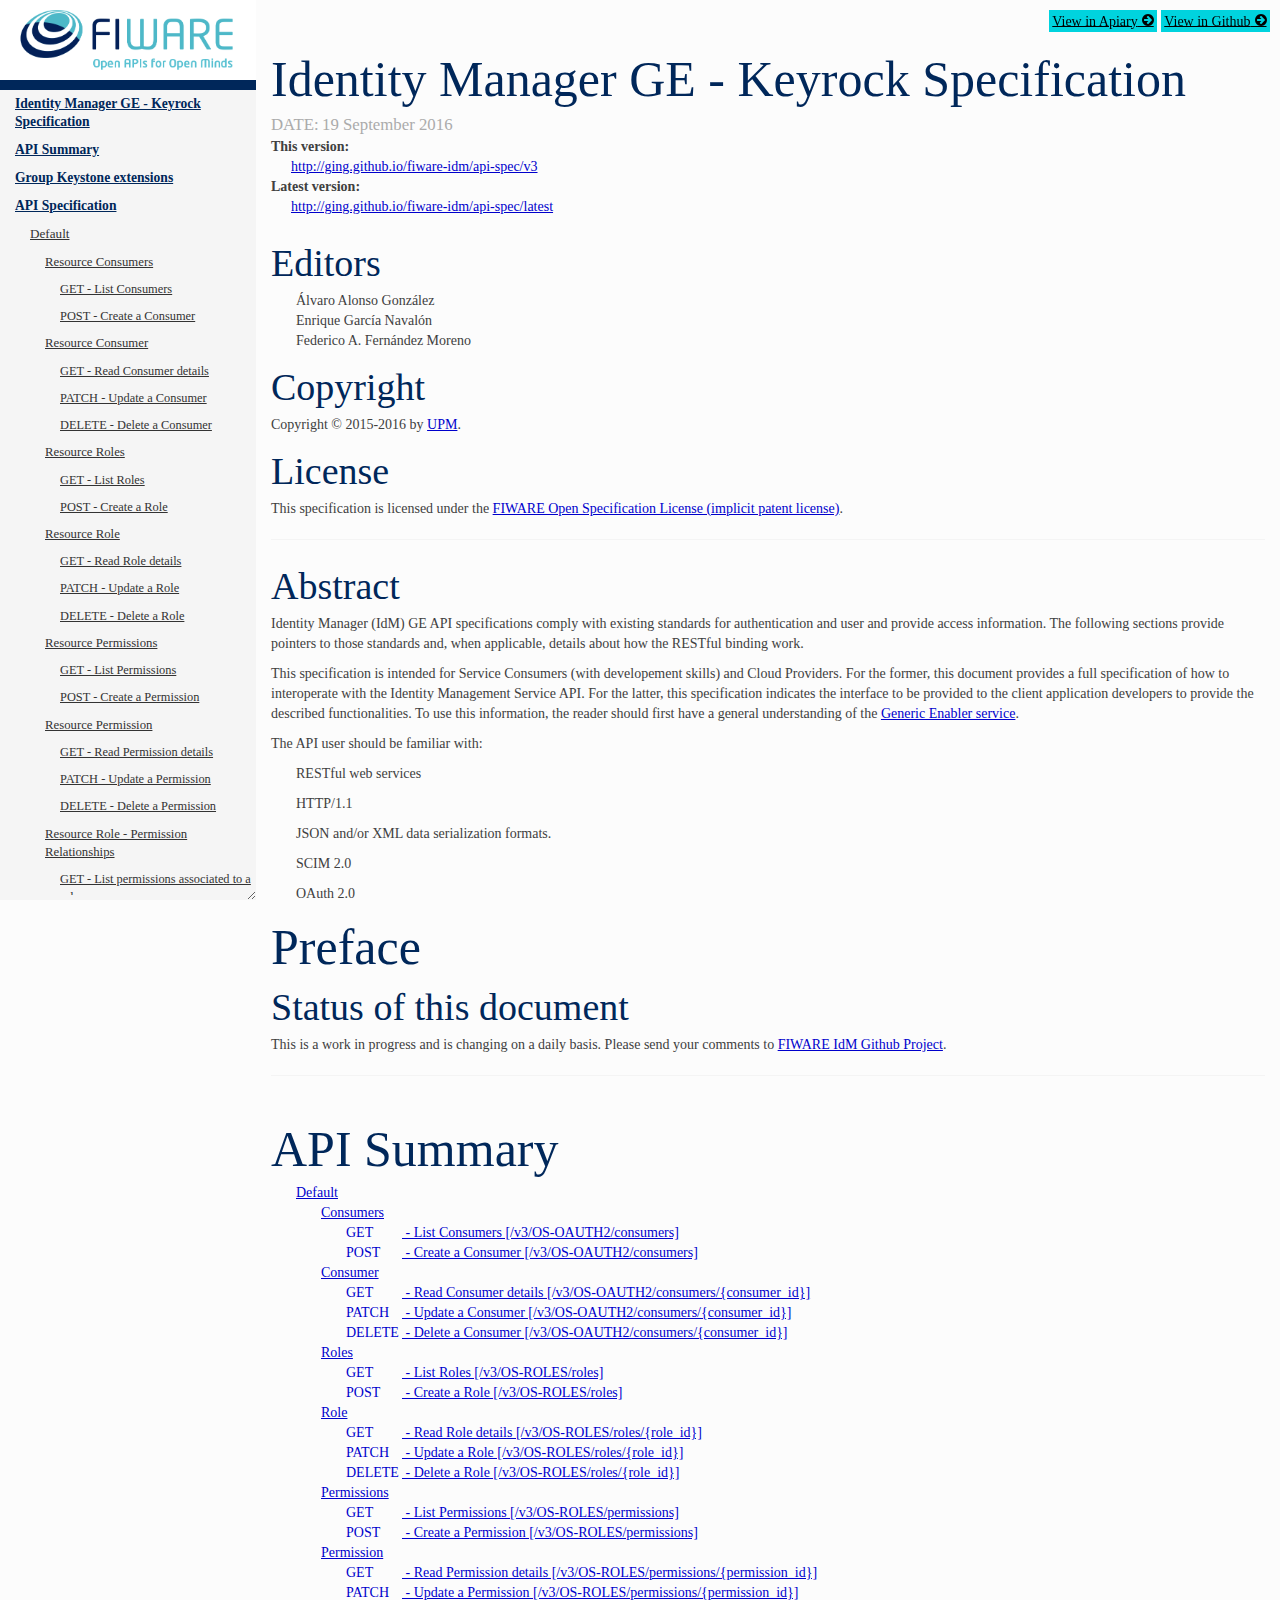
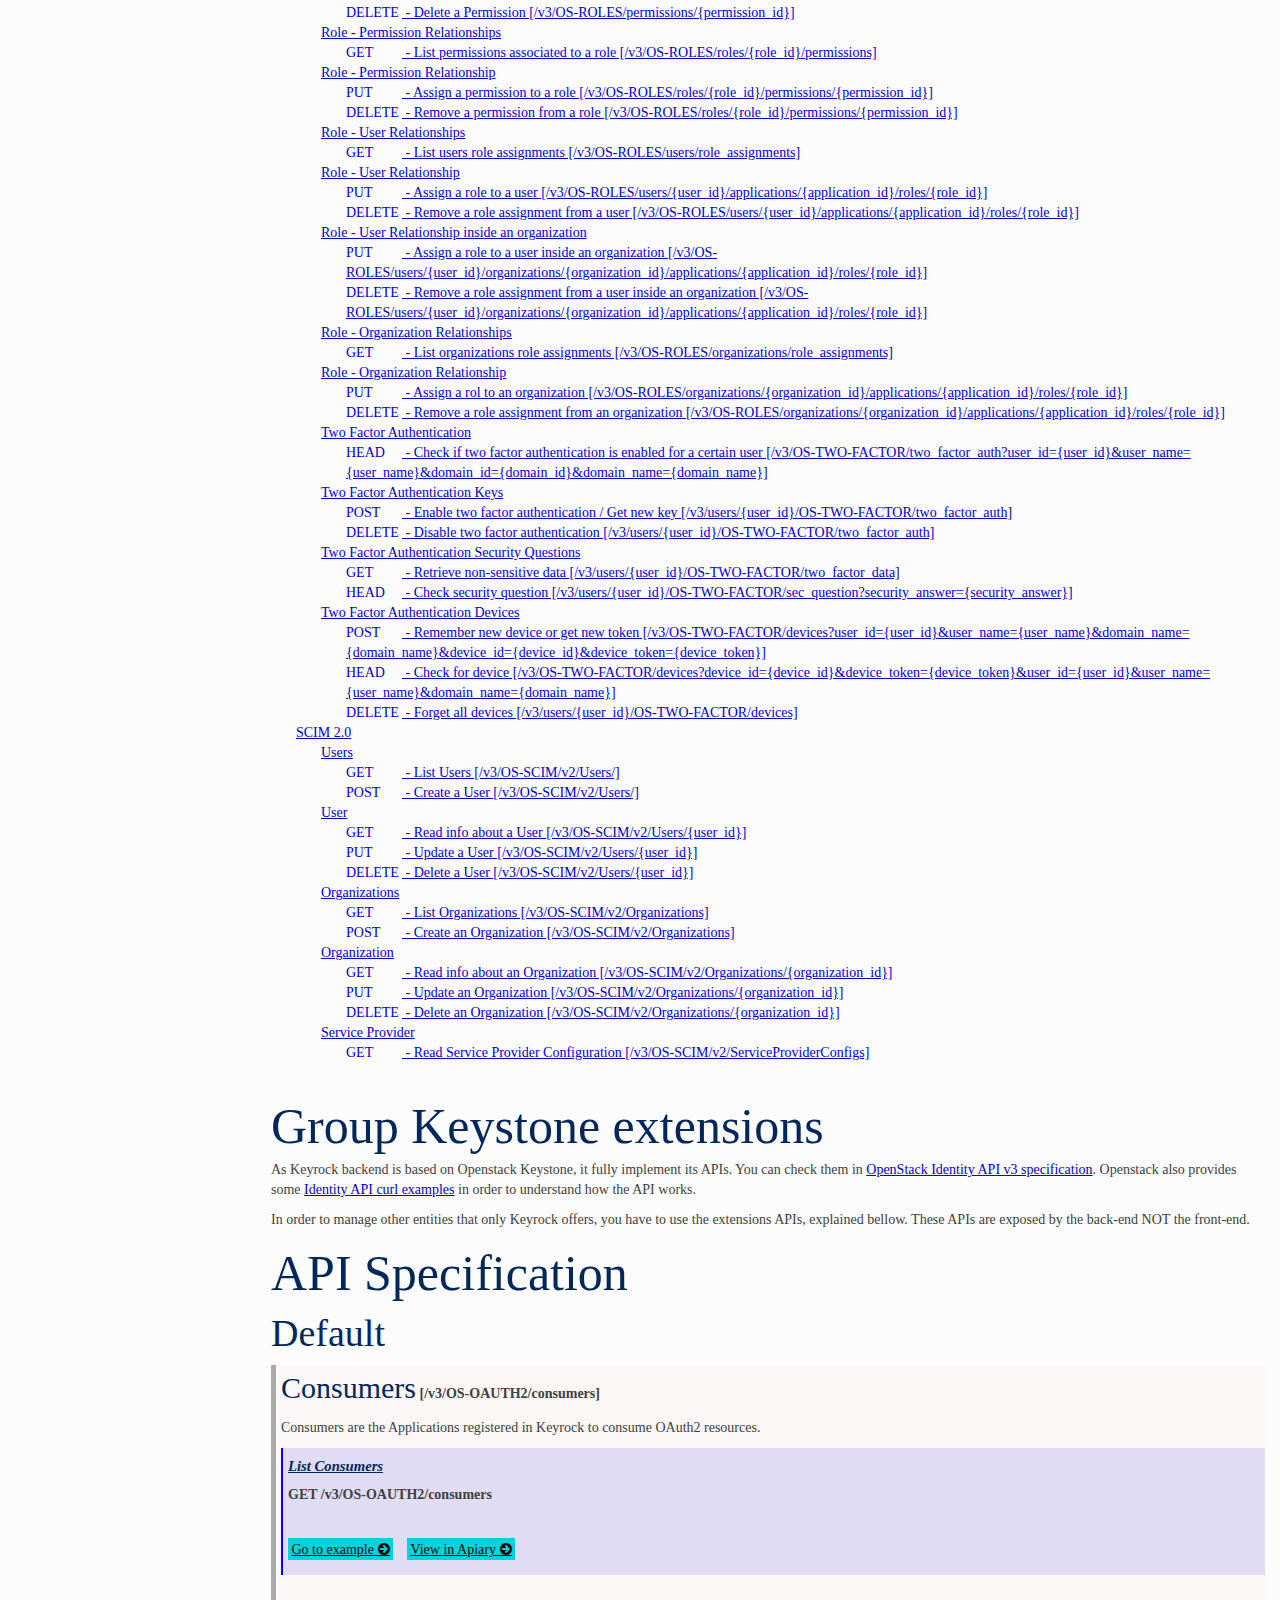
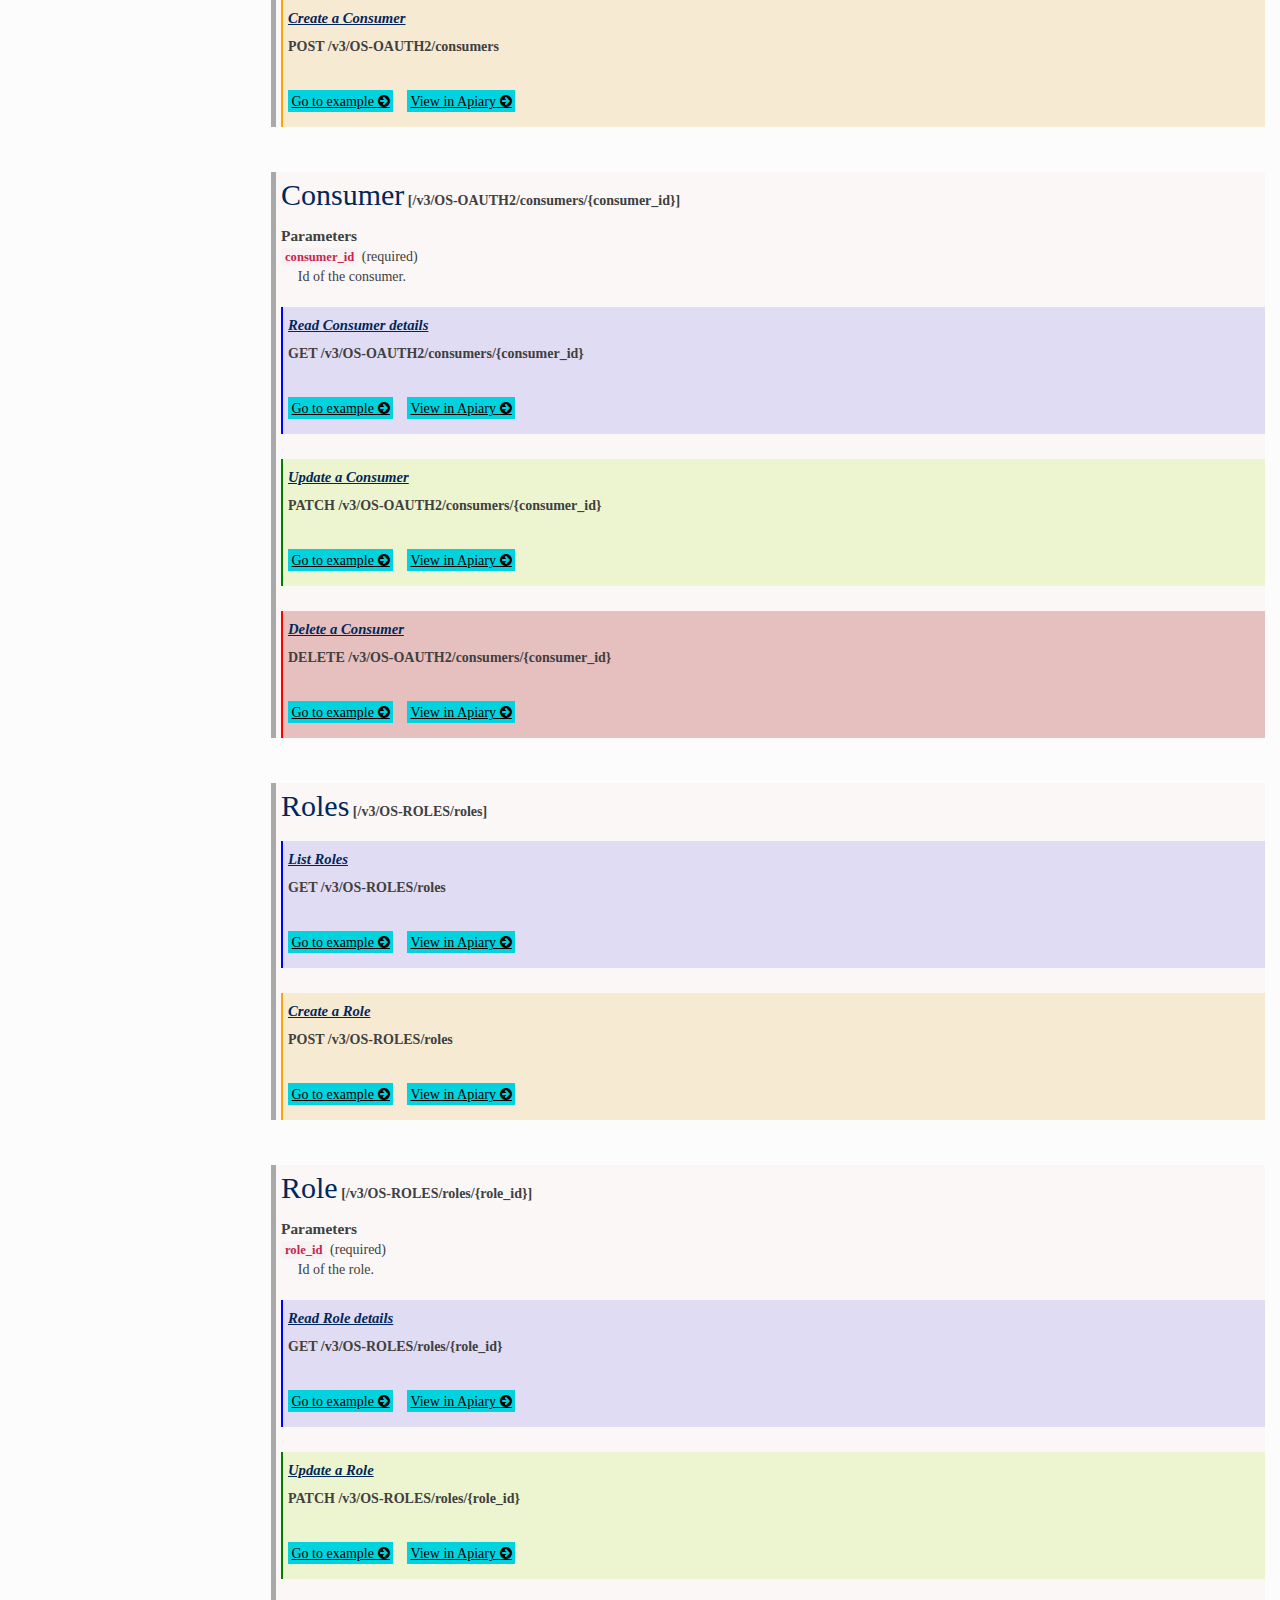
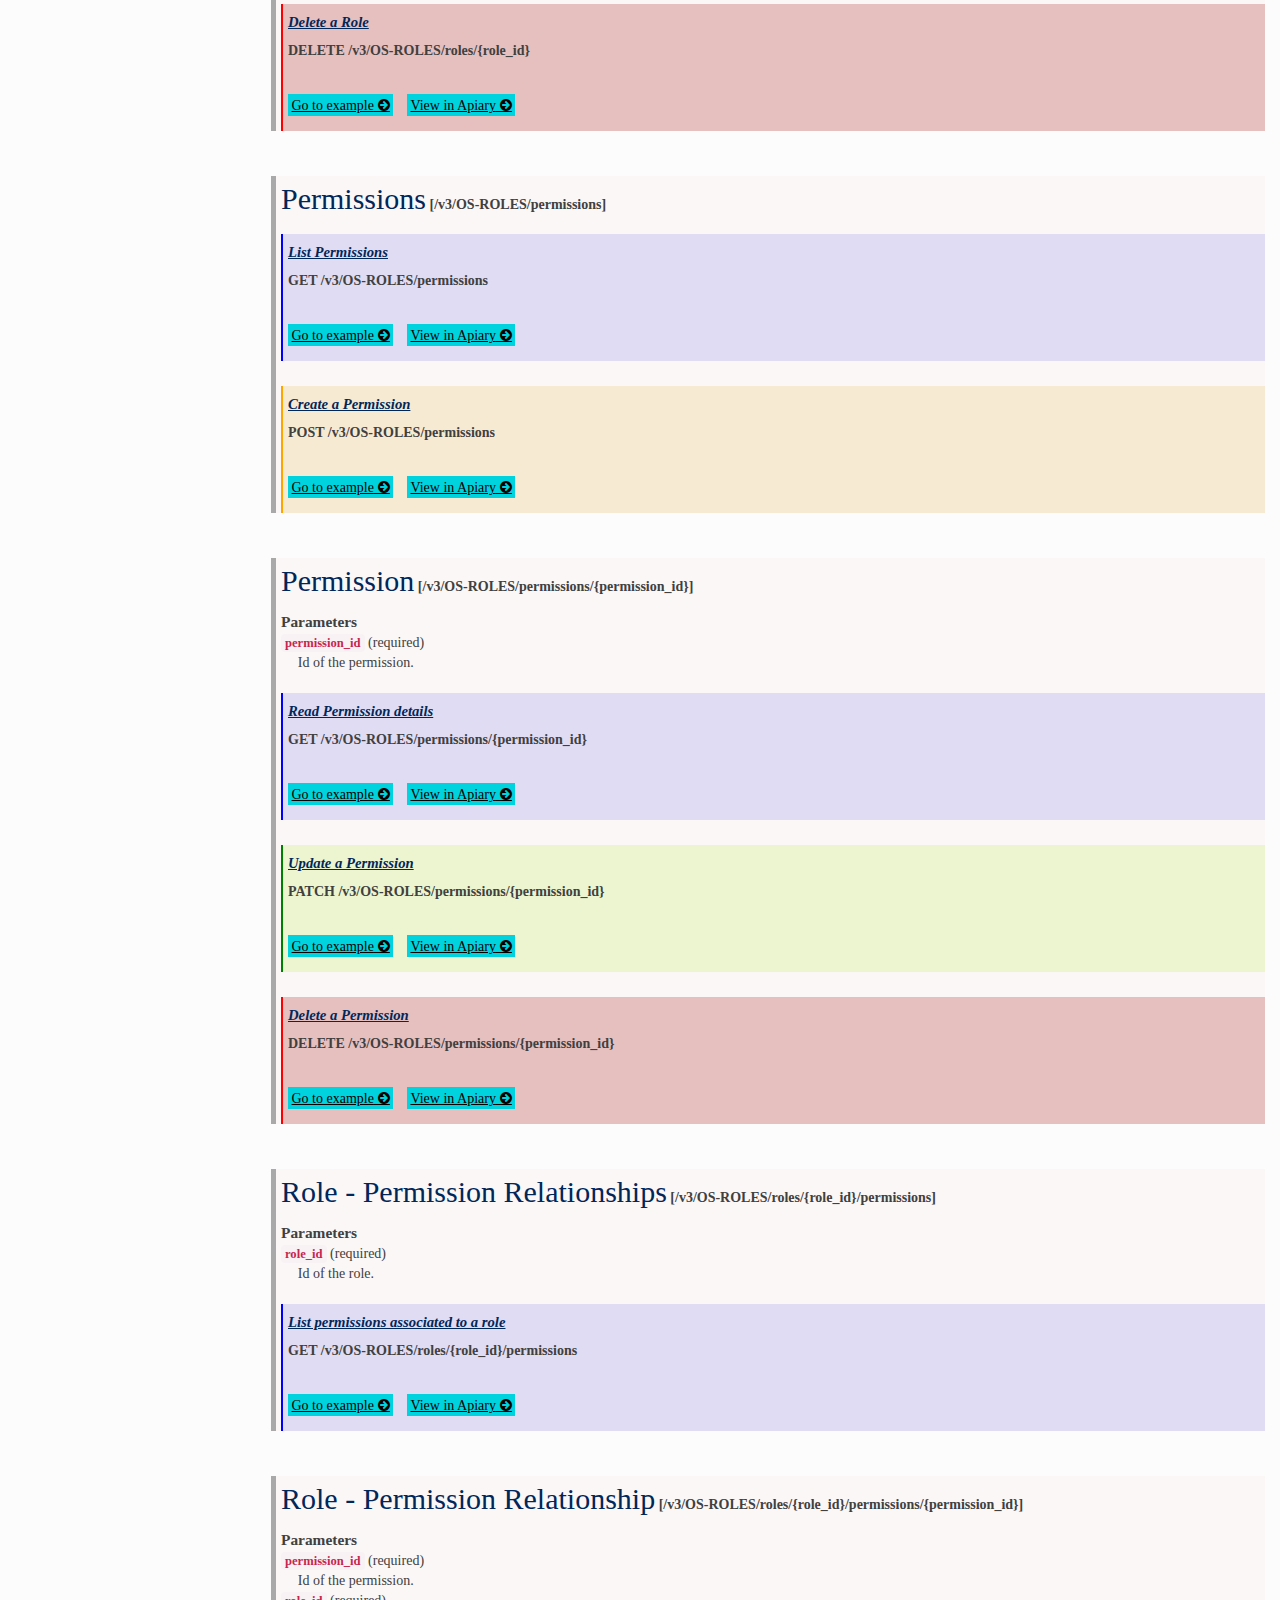
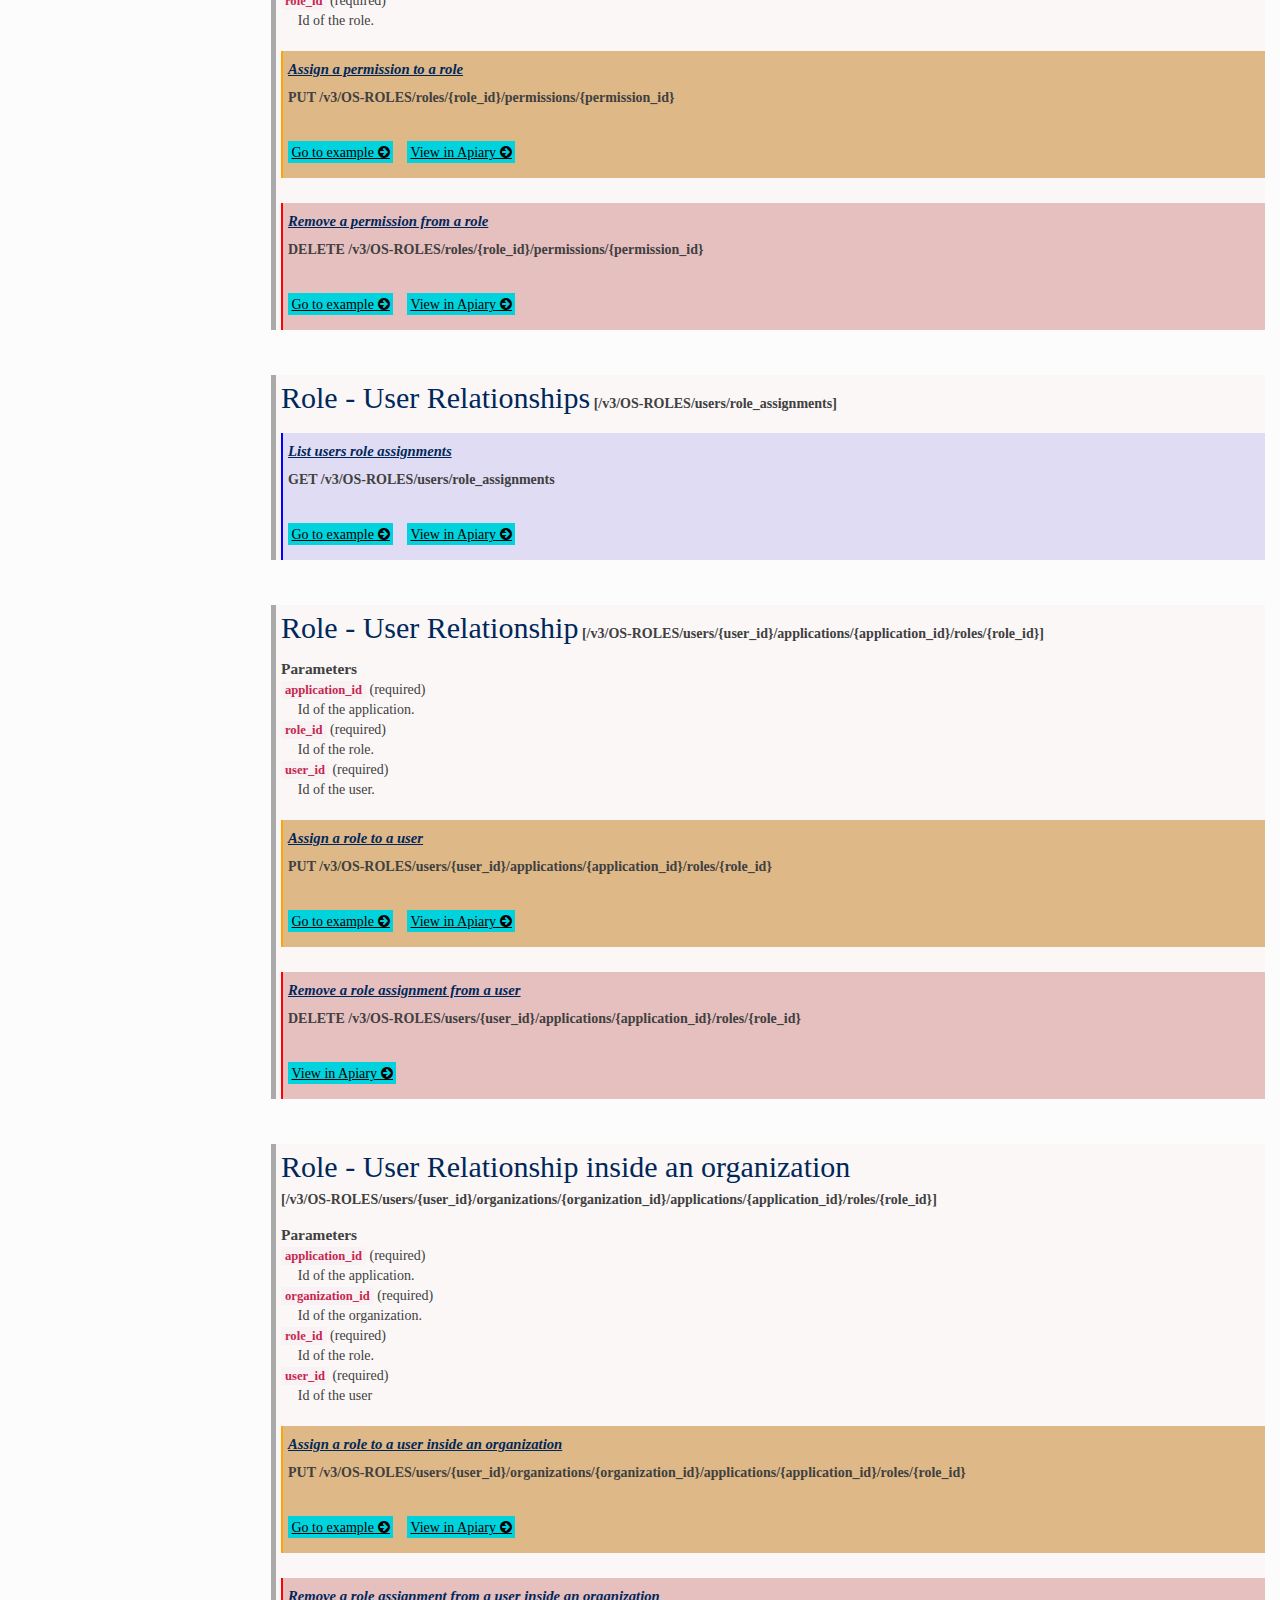
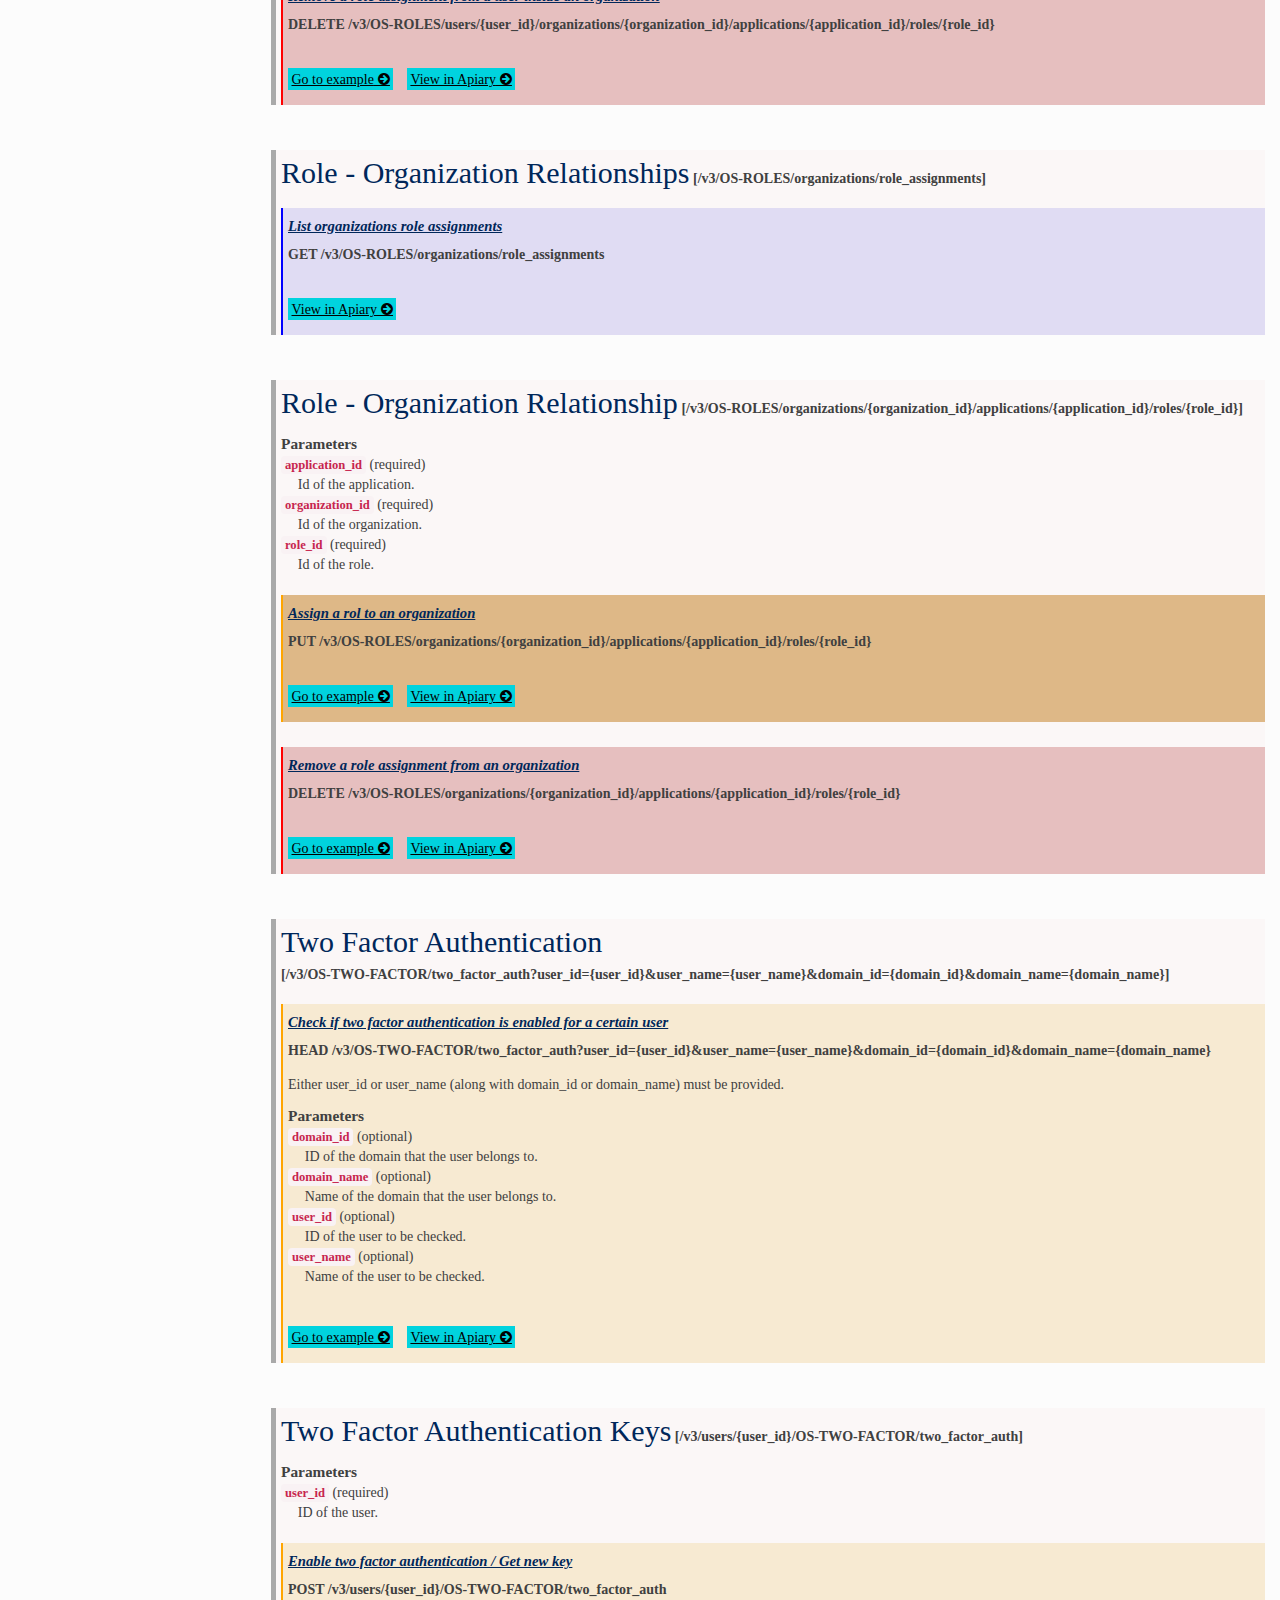
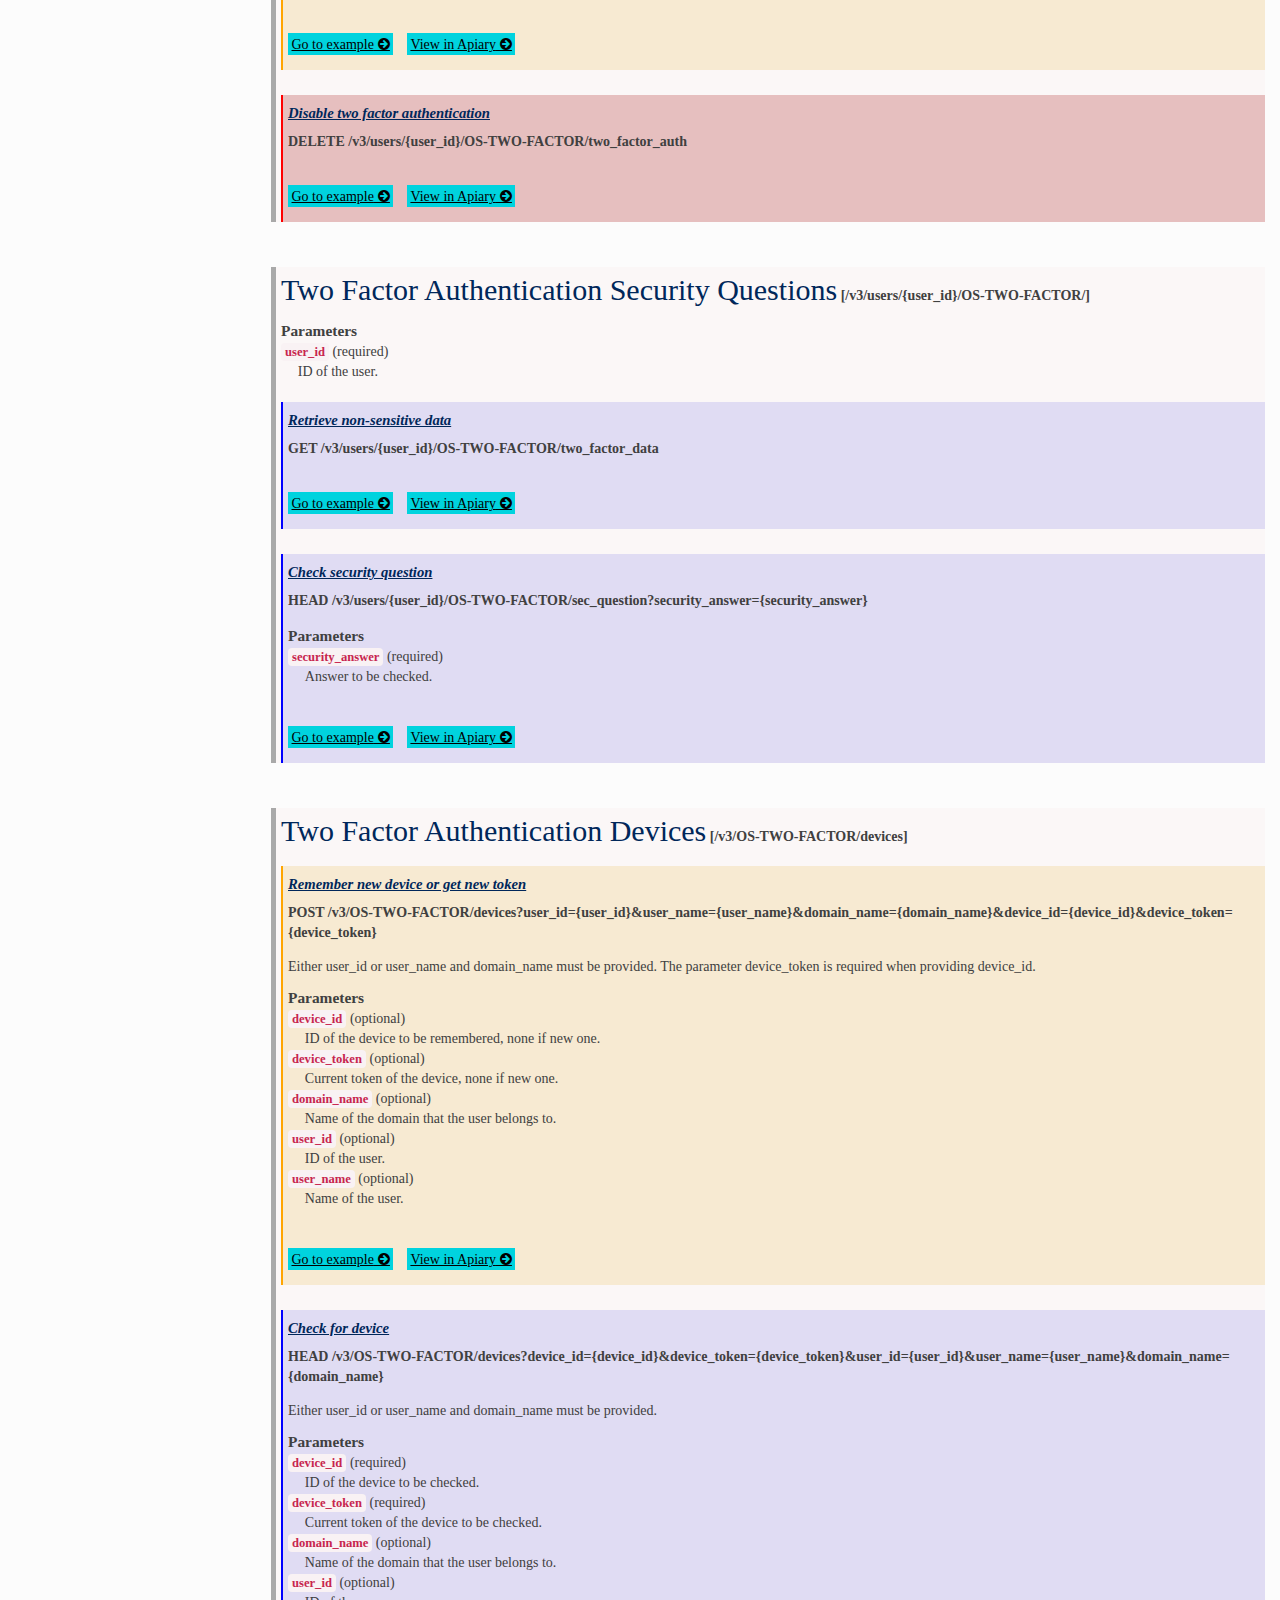
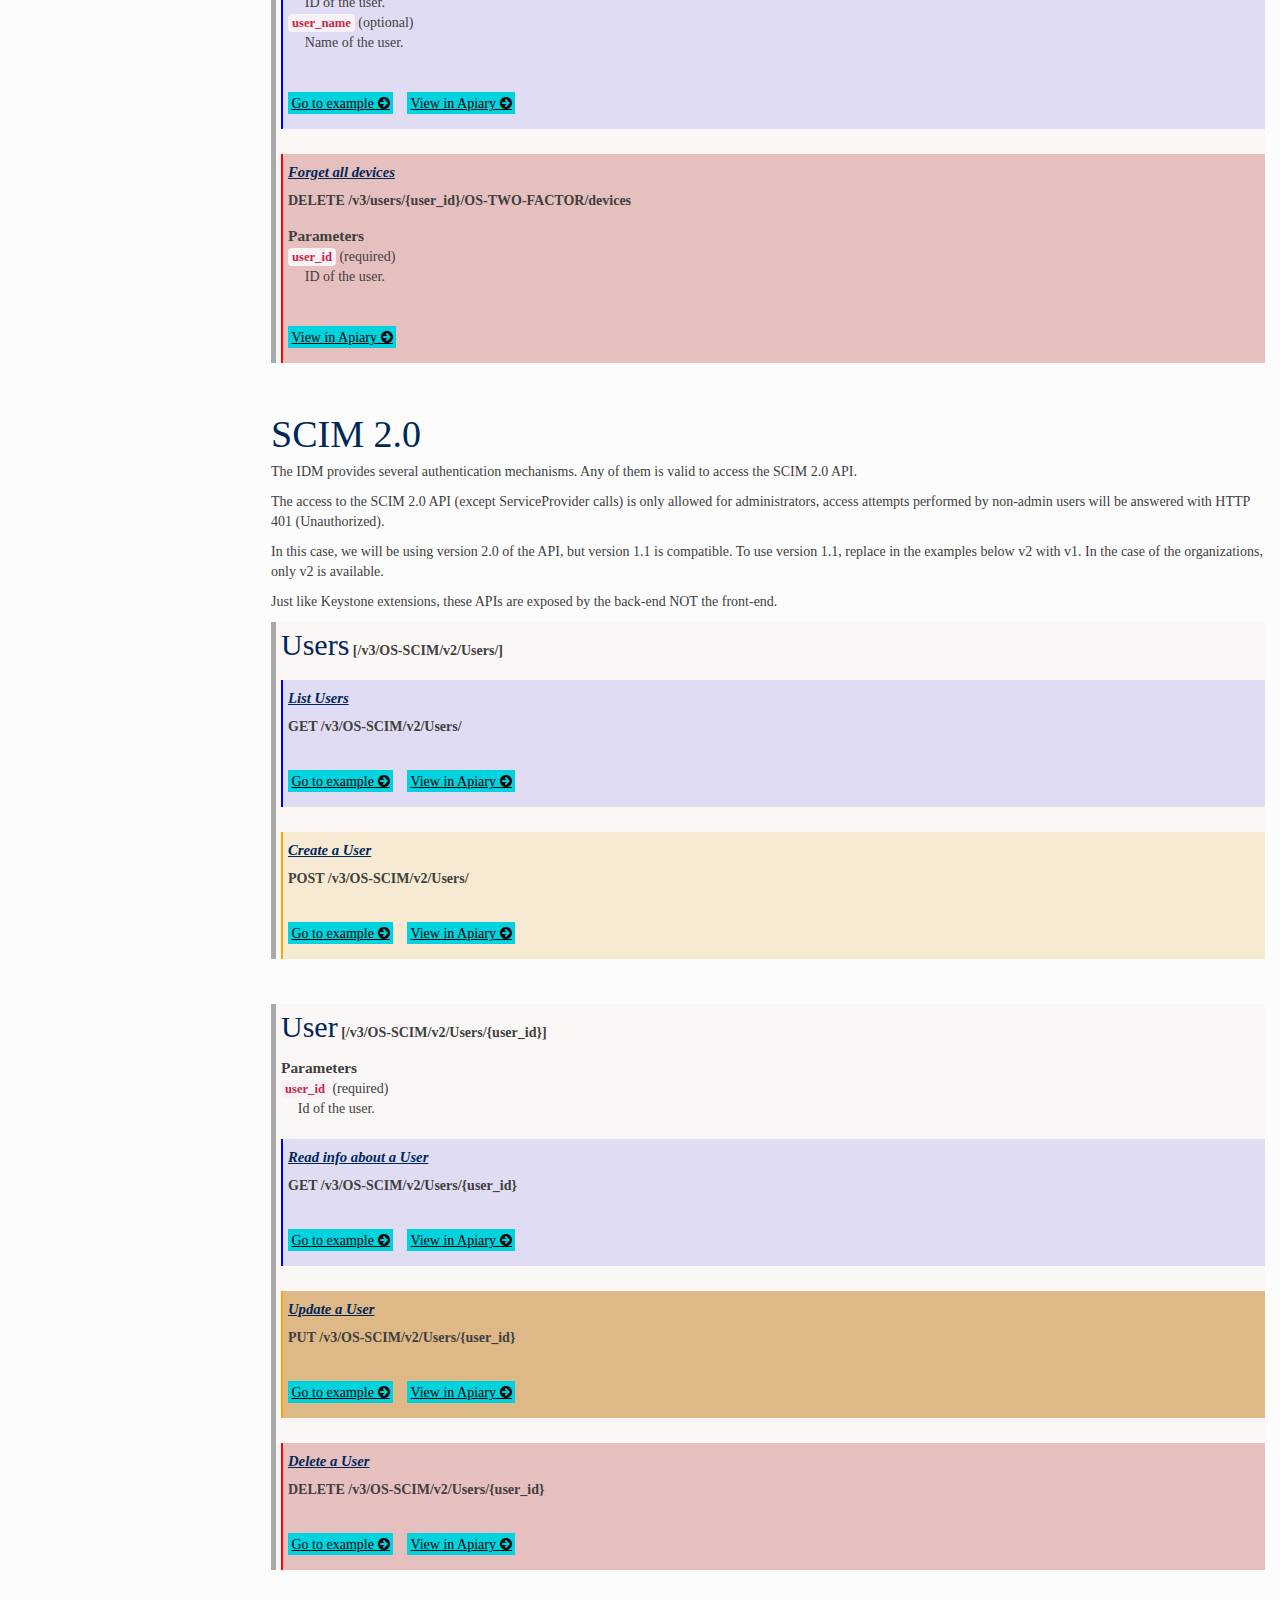
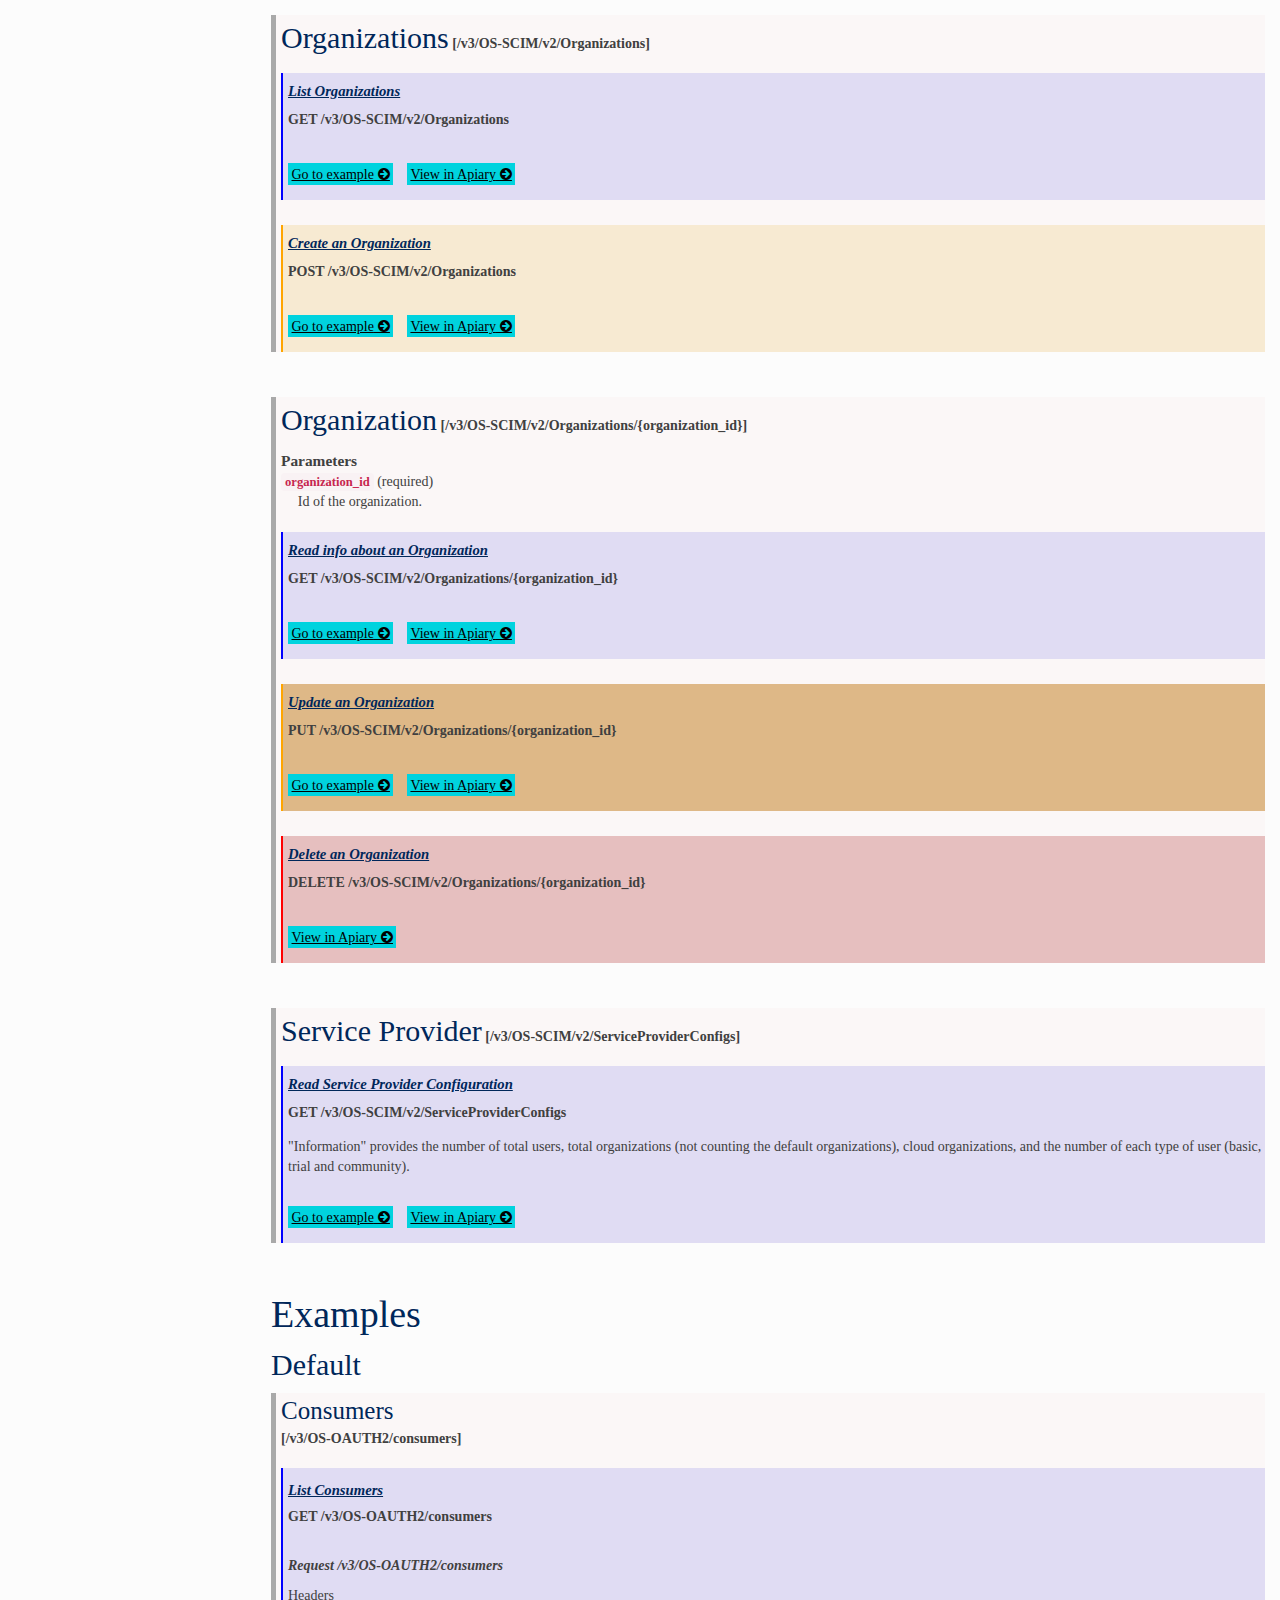
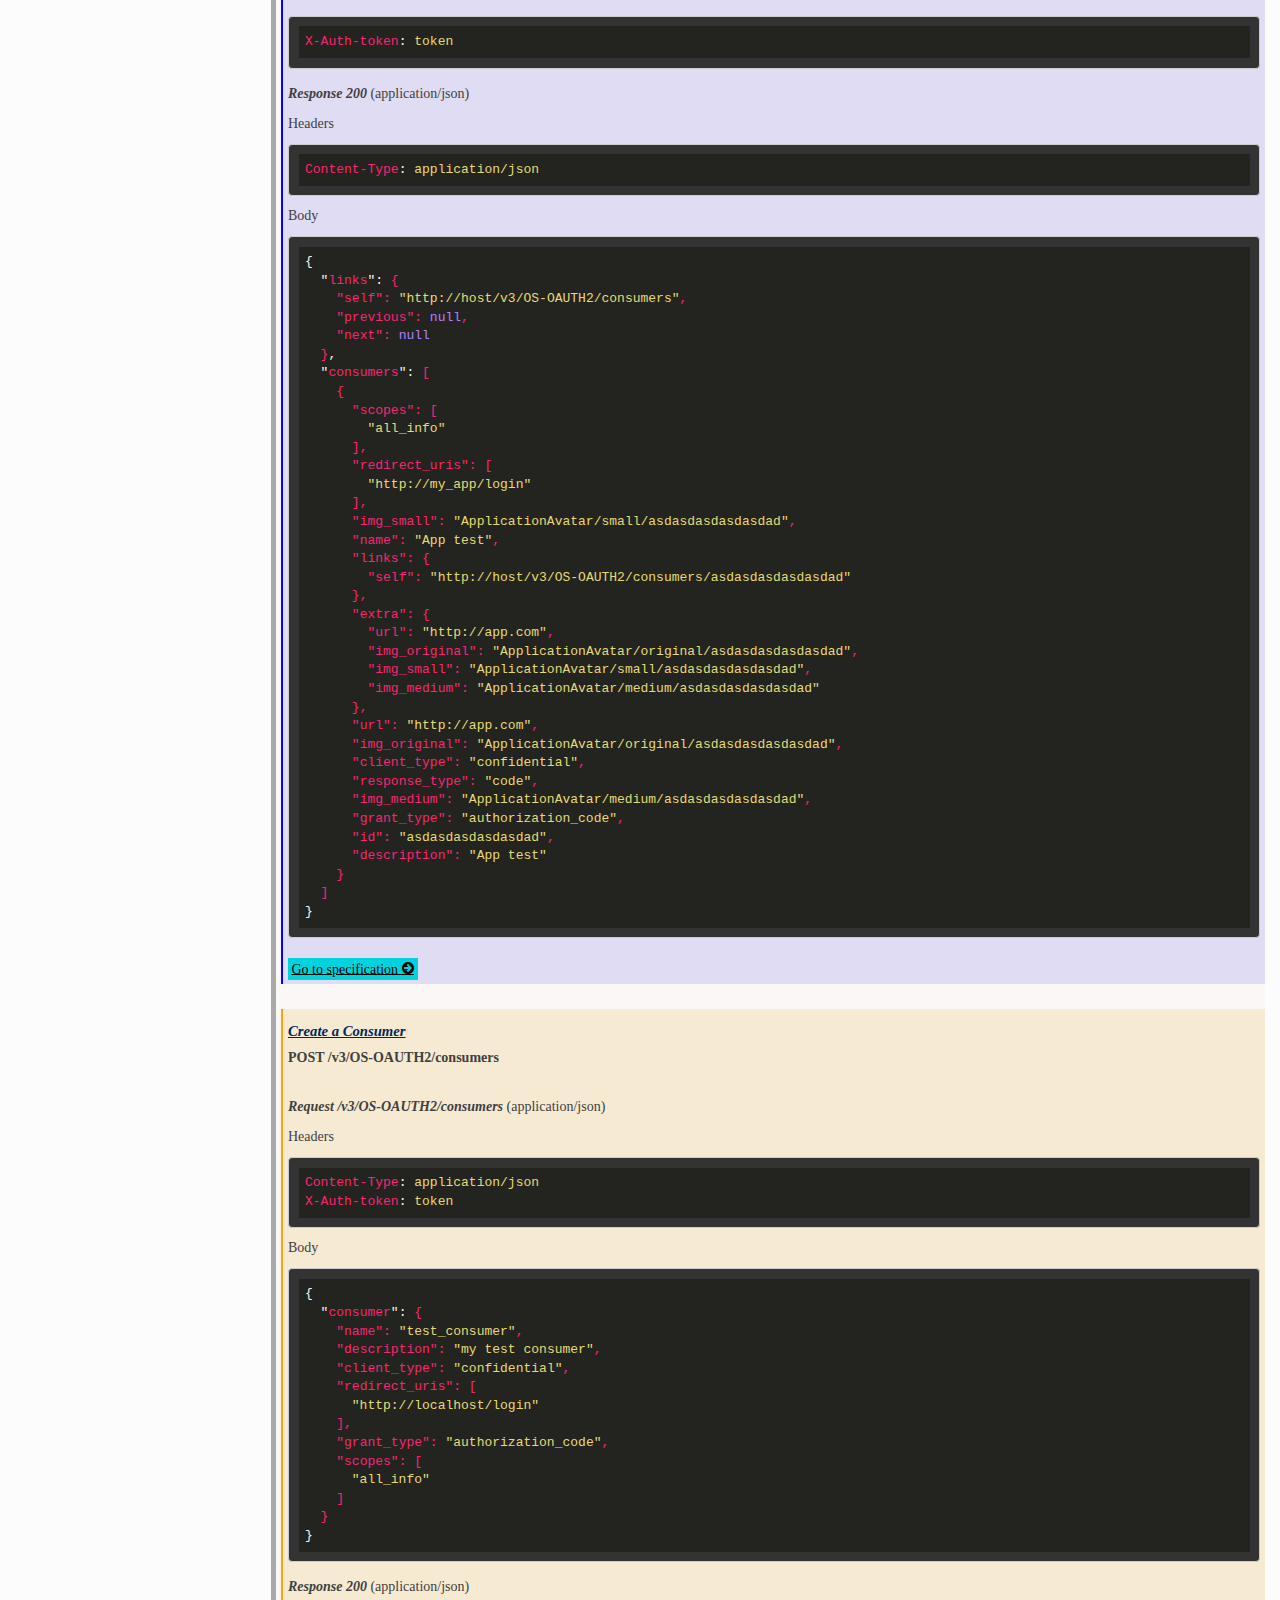
<file: api-spec/v3/index.html>
<!DOCTYPE html>
<html lang="en">
<head>
    <meta charset="utf-8">
    <meta http-equiv="X-UA-Compatible" content="IE=edge">
    <meta name="viewport" content="width=device-width, initial-scale=1">
    <title>Identity Manager GE - Keyrock</title>
    <link href="css/bootstrap-combined.no-icons.min.css" rel="stylesheet">
    <link href="css/font-awesome.css" rel="stylesheet">
    <link rel="stylesheet" href="css/bootstrap.min.css">
    <link rel="stylesheet" href="css/styles.css">
    <link rel="stylesheet" href="css/monokai.css">
    <script src="js/highlight.pack.js"></script>
    <script>hljs.initHighlightingOnLoad();</script>
    <script src="js/jquery.min.js"></script>
    <script src="js/toc-resize.js"></script>

    <link rel="stylesheet" type="text/css" href="css/api-specification.css">
    
</head>
<body id="respecDocument" class="h-entry">
<div class="container">


  <div id="TOC-container">
    
<div id="fiware-logo-container">
    <div id="fiware-logo"></div>
</div>
<nav id="toc">

        
    <ul class="toc">

        
	        
        
	        
        
	        
		        <li><a href="#API-content">Identity Manager GE - Keyrock Specification</a></li>
	        
        
	        
        
	        
        
	        
        
	        
        
	        
        


<li><a href="#api-summary">API Summary</a></li>


    
    

    
    
    <li>
        
        <a href="#group_keystone_extensions" title = "Group Keystone extensions" > Group Keystone extensions </a>
        
    <ul class="toc">
    
   




 </ul>
</li>








<li><a href="#API_specification">API Specification</a>
    <ul class="toc">
    

                        <li>
                            
                                <a href="#default_group" title = "Group default">Default</a>
                            
                            <ul class="toc">
                              
                                
                                    <li>
                                        <a href="#resource_consumers" title = "Resource Consumers">Resource Consumers</a>
                                        <ul class="toc  ">
                                        
                                            
                                                <li><a href="#action_list-consumers" title ="GET - List Consumers">GET - List Consumers</a></li>
                                            

                                        
                                            
                                                <li><a href="#action_create-a-consumer" title ="POST - Create a Consumer">POST - Create a Consumer</a></li>
                                            

                                        
                                        </ul>
                                    </li>
                                
                              
                                
                                    <li>
                                        <a href="#resource_consumer" title = "Resource Consumer">Resource Consumer</a>
                                        <ul class="toc  ">
                                        
                                            
                                                <li><a href="#action_read-consumer-details" title ="GET - Read Consumer details">GET - Read Consumer details</a></li>
                                            

                                        
                                            
                                                <li><a href="#action_update-a-consumer" title ="PATCH - Update a Consumer">PATCH - Update a Consumer</a></li>
                                            

                                        
                                            
                                                <li><a href="#action_delete-a-consumer" title ="DELETE - Delete a Consumer">DELETE - Delete a Consumer</a></li>
                                            

                                        
                                        </ul>
                                    </li>
                                
                              
                                
                                    <li>
                                        <a href="#resource_roles" title = "Resource Roles">Resource Roles</a>
                                        <ul class="toc  ">
                                        
                                            
                                                <li><a href="#action_list-roles" title ="GET - List Roles">GET - List Roles</a></li>
                                            

                                        
                                            
                                                <li><a href="#action_create-a-role" title ="POST - Create a Role">POST - Create a Role</a></li>
                                            

                                        
                                        </ul>
                                    </li>
                                
                              
                                
                                    <li>
                                        <a href="#resource_role" title = "Resource Role">Resource Role</a>
                                        <ul class="toc  ">
                                        
                                            
                                                <li><a href="#action_read-role-details" title ="GET - Read Role details">GET - Read Role details</a></li>
                                            

                                        
                                            
                                                <li><a href="#action_update-a-role" title ="PATCH - Update a Role">PATCH - Update a Role</a></li>
                                            

                                        
                                            
                                                <li><a href="#action_delete-a-role" title ="DELETE - Delete a Role">DELETE - Delete a Role</a></li>
                                            

                                        
                                        </ul>
                                    </li>
                                
                              
                                
                                    <li>
                                        <a href="#resource_permissions" title = "Resource Permissions">Resource Permissions</a>
                                        <ul class="toc  ">
                                        
                                            
                                                <li><a href="#action_list-permissions" title ="GET - List Permissions">GET - List Permissions</a></li>
                                            

                                        
                                            
                                                <li><a href="#action_create-a-permission" title ="POST - Create a Permission">POST - Create a Permission</a></li>
                                            

                                        
                                        </ul>
                                    </li>
                                
                              
                                
                                    <li>
                                        <a href="#resource_permission" title = "Resource Permission">Resource Permission</a>
                                        <ul class="toc  ">
                                        
                                            
                                                <li><a href="#action_read-permission-details" title ="GET - Read Permission details">GET - Read Permission details</a></li>
                                            

                                        
                                            
                                                <li><a href="#action_update-a-permission" title ="PATCH - Update a Permission">PATCH - Update a Permission</a></li>
                                            

                                        
                                            
                                                <li><a href="#action_delete-a-permission" title ="DELETE - Delete a Permission">DELETE - Delete a Permission</a></li>
                                            

                                        
                                        </ul>
                                    </li>
                                
                              
                                
                                    <li>
                                        <a href="#resource_role-permission-relationships" title = "Resource Role - Permission Relationships">Resource Role - Permission Relationships</a>
                                        <ul class="toc  ">
                                        
                                            
                                                <li><a href="#action_list-permissions-associated-to-a-role" title ="GET - List permissions associated to a role">GET - List permissions associated to a role</a></li>
                                            

                                        
                                        </ul>
                                    </li>
                                
                              
                                
                                    <li>
                                        <a href="#resource_role-permission-relationship" title = "Resource Role - Permission Relationship">Resource Role - Permission Relationship</a>
                                        <ul class="toc  ">
                                        
                                            
                                                <li><a href="#action_assign-a-permission-to-a-role" title ="PUT - Assign a permission to a role">PUT - Assign a permission to a role</a></li>
                                            

                                        
                                            
                                                <li><a href="#action_remove-a-permission-from-a-role" title ="DELETE - Remove a permission from a role">DELETE - Remove a permission from a role</a></li>
                                            

                                        
                                        </ul>
                                    </li>
                                
                              
                                
                                    <li>
                                        <a href="#resource_role-user-relationships" title = "Resource Role - User Relationships">Resource Role - User Relationships</a>
                                        <ul class="toc  ">
                                        
                                            
                                                <li><a href="#action_list-users-role-assignments" title ="GET - List users role assignments">GET - List users role assignments</a></li>
                                            

                                        
                                        </ul>
                                    </li>
                                
                              
                                
                                    <li>
                                        <a href="#resource_role-user-relationship" title = "Resource Role - User Relationship">Resource Role - User Relationship</a>
                                        <ul class="toc  ">
                                        
                                            
                                                <li><a href="#action_assign-a-role-to-a-user" title ="PUT - Assign a role to a user">PUT - Assign a role to a user</a></li>
                                            

                                        
                                            
                                                <li><a href="#action_remove-a-role-assignment-from-a-user" title ="DELETE - Remove a role assignment from a user">DELETE - Remove a role assignment from a user</a></li>
                                            

                                        
                                        </ul>
                                    </li>
                                
                              
                                
                                    <li>
                                        <a href="#resource_role-user-relationship-inside-an-organization" title = "Resource Role - User Relationship inside an organization">Resource Role - User Relationship inside an organization</a>
                                        <ul class="toc  ">
                                        
                                            
                                                <li><a href="#action_assign-a-role-to-a-user-inside-an-organization" title ="PUT - Assign a role to a user inside an organization">PUT - Assign a role to a user inside an organization</a></li>
                                            

                                        
                                            
                                                <li><a href="#action_remove-a-role-assignment-from-a-user-inside-an-organization" title ="DELETE - Remove a role assignment from a user inside an organization">DELETE - Remove a role assignment from a user inside an organization</a></li>
                                            

                                        
                                        </ul>
                                    </li>
                                
                              
                                
                                    <li>
                                        <a href="#resource_role-organization-relationships" title = "Resource Role - Organization Relationships">Resource Role - Organization Relationships</a>
                                        <ul class="toc  ">
                                        
                                            
                                                <li><a href="#action_list-organizations-role-assignments" title ="GET - List organizations role assignments">GET - List organizations role assignments</a></li>
                                            

                                        
                                        </ul>
                                    </li>
                                
                              
                                
                                    <li>
                                        <a href="#resource_role-organization-relationship" title = "Resource Role - Organization Relationship">Resource Role - Organization Relationship</a>
                                        <ul class="toc  ">
                                        
                                            
                                                <li><a href="#action_assign-a-rol-to-an-organization" title ="PUT - Assign a rol to an organization">PUT - Assign a rol to an organization</a></li>
                                            

                                        
                                            
                                                <li><a href="#action_remove-a-role-assignment-from-an-organization" title ="DELETE - Remove a role assignment from an organization">DELETE - Remove a role assignment from an organization</a></li>
                                            

                                        
                                        </ul>
                                    </li>
                                
                              
                                
                                    <li>
                                        <a href="#resource_two-factor-authentication" title = "Resource Two Factor Authentication">Resource Two Factor Authentication</a>
                                        <ul class="toc  ">
                                        
                                            
                                                <li><a href="#action_check-if-two-factor-authentication-is-enabled-for-a-certain-user" title ="HEAD - Check if two factor authentication is enabled for a certain user">HEAD - Check if two factor authentication is enabled for a certain user</a></li>
                                            

                                        
                                        </ul>
                                    </li>
                                
                              
                                
                                    <li>
                                        <a href="#resource_two-factor-authentication-keys" title = "Resource Two Factor Authentication Keys">Resource Two Factor Authentication Keys</a>
                                        <ul class="toc  ">
                                        
                                            
                                                <li><a href="#action_enable-two-factor-authentication-get-new-key" title ="POST - Enable two factor authentication / Get new key">POST - Enable two factor authentication / Get new key</a></li>
                                            

                                        
                                            
                                                <li><a href="#action_disable-two-factor-authentication" title ="DELETE - Disable two factor authentication">DELETE - Disable two factor authentication</a></li>
                                            

                                        
                                        </ul>
                                    </li>
                                
                              
                                
                                    <li>
                                        <a href="#resource_two-factor-authentication-security-questions" title = "Resource Two Factor Authentication Security Questions">Resource Two Factor Authentication Security Questions</a>
                                        <ul class="toc  ">
                                        
                                            
                                                <li><a href="#action_retrieve-non-sensitive-data" title ="GET - Retrieve non-sensitive data">GET - Retrieve non-sensitive data</a></li>
                                            

                                        
                                            
                                                <li><a href="#action_check-security-question" title ="HEAD - Check security question">HEAD - Check security question</a></li>
                                            

                                        
                                        </ul>
                                    </li>
                                
                              
                                
                                    <li>
                                        <a href="#resource_two-factor-authentication-devices" title = "Resource Two Factor Authentication Devices">Resource Two Factor Authentication Devices</a>
                                        <ul class="toc  ">
                                        
                                            
                                                <li><a href="#action_remember-new-device-or-get-new-token" title ="POST - Remember new device or get new token">POST - Remember new device or get new token</a></li>
                                            

                                        
                                            
                                                <li><a href="#action_check-for-device" title ="HEAD - Check for device">HEAD - Check for device</a></li>
                                            

                                        
                                            
                                                <li><a href="#action_forget-all-devices" title ="DELETE - Forget all devices">DELETE - Forget all devices</a></li>
                                            

                                        
                                        </ul>
                                    </li>
                                
                              
                            </ul>
                        </li>
                      

                        <li>
                            
                                <a href="#resource_group_scim-2.0" title = "Group SCIM 2.0">Group SCIM 2.0</a>
                            
                            <ul class="toc">
                              
                                
                                    <li>
                                        <a href="#resource_users" title = "Resource Users">Resource Users</a>
                                        <ul class="toc  ">
                                        
                                            
                                                <li><a href="#action_list-users" title ="GET - List Users">GET - List Users</a></li>
                                            

                                        
                                            
                                                <li><a href="#action_create-a-user" title ="POST - Create a User">POST - Create a User</a></li>
                                            

                                        
                                        </ul>
                                    </li>
                                
                              
                                
                                    <li>
                                        <a href="#resource_user" title = "Resource User">Resource User</a>
                                        <ul class="toc  ">
                                        
                                            
                                                <li><a href="#action_read-info-about-a-user" title ="GET - Read info about a User">GET - Read info about a User</a></li>
                                            

                                        
                                            
                                                <li><a href="#action_update-a-user" title ="PUT - Update a User">PUT - Update a User</a></li>
                                            

                                        
                                            
                                                <li><a href="#action_delete-a-user" title ="DELETE - Delete a User">DELETE - Delete a User</a></li>
                                            

                                        
                                        </ul>
                                    </li>
                                
                              
                                
                                    <li>
                                        <a href="#resource_organizations" title = "Resource Organizations">Resource Organizations</a>
                                        <ul class="toc  ">
                                        
                                            
                                                <li><a href="#action_list-organizations" title ="GET - List Organizations">GET - List Organizations</a></li>
                                            

                                        
                                            
                                                <li><a href="#action_create-an-organization" title ="POST - Create an Organization">POST - Create an Organization</a></li>
                                            

                                        
                                        </ul>
                                    </li>
                                
                              
                                
                                    <li>
                                        <a href="#resource_organization" title = "Resource Organization">Resource Organization</a>
                                        <ul class="toc  ">
                                        
                                            
                                                <li><a href="#action_read-info-about-an-organization" title ="GET - Read info about an Organization">GET - Read info about an Organization</a></li>
                                            

                                        
                                            
                                                <li><a href="#action_update-an-organization" title ="PUT - Update an Organization">PUT - Update an Organization</a></li>
                                            

                                        
                                            
                                                <li><a href="#action_delete-an-organization" title ="DELETE - Delete an Organization">DELETE - Delete an Organization</a></li>
                                            

                                        
                                        </ul>
                                    </li>
                                
                              
                                
                                    <li>
                                        <a href="#resource_service-provider" title = "Resource Service Provider">Resource Service Provider</a>
                                        <ul class="toc  ">
                                        
                                            
                                                <li><a href="#action_read-service-provider-configuration" title ="GET - Read Service Provider Configuration">GET - Read Service Provider Configuration</a></li>
                                            

                                        
                                        </ul>
                                    </li>
                                
                              
                            </ul>
                        </li>
                      <li><a href="#examples">Examples</a></li></ul>
</li>
    
    
    
    
    
    
    
    
    
    
    
        <li class="tocline"> <a href="#acknowledgements" title = "Acknowledgements"> Acknowledgements </a>

    
</li>
    
    
    
        <li><a href="#references">References</a></li>
    
   </ul>
</nav>

  </div>
  


  <div id="API-content">
  
    

	

	

	
		
	

	

	

	

	

	



	<h1>Identity Manager GE - Keyrock Specification </h1>



	

	

	

	
		<span class="dateLabel">DATE:</span> <span class="dateValue"> 19 September 2016 </span>
	

	

	

	

	





	
	
	

	
	
	

	
	
	

	
	
	

	
	
		
	
	

	
	
	

	
		
	
	
	

	
	
	



	<dl>
	
		<dt class="versionLabel">This version:</dt> 
		<dd class="versionValue"> <a href="http://ging.github.io/fiware-idm/api-spec/v3">
			http://ging.github.io/fiware-idm/api-spec/v3
		</a> </dd>
	

	

	<dt class="versionLabel">Latest version:</dt> 
	<dd class="versionValue"> <a href="http://ging.github.io/fiware-idm/api-spec/latest">http://ging.github.io/fiware-idm/api-spec/latest</a> </dd>

	</dl>





  
  

  
  

  
  

  
  

  
  

  
    
  
  

  
  

  
  
    
  



  <div id="top-source-buttons">
  	
    	<a target="_blank" href="http://docs.keyrock.apiary.io/#reference">View in Apiary</a>
    
    
    	<a target="_blank" href="https://github.com/ging/fiware-idm">View in Github</a>
    
  </div>



	
		<h2 id="editors">Editors</h2>
		<ul>
<li>Álvaro Alonso González</li>
<li>Enrique García Navalón</li>
<li>Federico A. Fernández Moreno</li>
</ul>
	

	

	

	

	



    

    
        <h2 id="copyright">Copyright</h2>
        <p>Copyright &copy; 2015-2016 by <a href="https://forge.fiware.org/plugins/mediawiki/wiki/fiware/index.php/UPM">UPM</a>.</p>
    

    

    

    



	

	

	
		<h2 id="license">License</h2>
		<p>This specification is licensed under the
<a href="http://forge.fiware.org/plugins/mediawiki/wiki/fiware/index.php/FI-WARE_Open_Specification_Legal_Notice_%28implicit_patents_license%29">FIWARE Open Specification License (implicit patent license)</a>.</p>
	

	

	


<hr>


	<h2 id="abstract">Abstract</h2>
	<p>Identity Manager (IdM) GE API specifications comply with existing standards for authentication and user and provide access information. The following sections provide pointers to those standards and, when applicable, details about how the RESTful binding work. </p>

<p>This specification is intended for Service Consumers (with developement skills) and Cloud Providers. For the former, this document provides a full specification of how to interoperate with the Identity Management Service API. For the latter, this specification indicates the interface to be provided to the client application developers to provide the described functionalities. To use this information, the reader should first have a general understanding of the <a href="https://forge.fiware.org/plugins/mediawiki/wiki/fiware/index.php/FIWARE.ArchitectureDescription.Security.Identity_Management_Generic_Enabler">Generic Enabler service</a>.</p>

<p>The API user should be familiar with:</p>

<ul>
<li>
<p>RESTful web services</p>
</li>
<li>
<p>HTTP/1.1</p>
</li>
<li>
<p>JSON and/or XML data serialization formats.</p>
</li>
<li>
<p>SCIM 2.0</p>
</li>
<li>
<p>OAuth 2.0 </p>
</li>
</ul>

<h1>Preface</h1>




	

	

	

	
		<h2 id="status">Status of this document</h2>
		<p>This is a work in progress and is changing on a daily basis.
Please send your comments to <a href="https://github.com/ging/fiware-idm/issues">FIWARE IdM Github Project</a>.</p>
	

	

<hr>
  


    
    
<nav class="api-summary">
<h1 id="api-summary"> API Summary </h1>
    <ul>


    

        <li>
            
                <a href="#default_group" title = "Default">Default</a>
            
            <ul>
              
                
                    <li>
                        <a href="#resource_consumers" title = "Resource Consumers">
                        
                            Consumers
                        
                        </a>
                        <ul class="toc  ">
                        
                            
                                <li>
                                    <a href="#action_list-consumers" title ="GET - List Consumers"><span class="actionMethod">GET</span> - List Consumers
                                    
                                        
                                            [/v3/OS-OAUTH2/consumers]
                                        
                                    
                                    </a>
                                </li>
                            

                        
                            
                                <li>
                                    <a href="#action_create-a-consumer" title ="POST - Create a Consumer"><span class="actionMethod">POST</span> - Create a Consumer
                                    
                                        
                                            [/v3/OS-OAUTH2/consumers]
                                        
                                    
                                    </a>
                                </li>
                            

                        
                        </ul>
                    </li>
                
              
                
                    <li>
                        <a href="#resource_consumer" title = "Resource Consumer">
                        
                            Consumer
                        
                        </a>
                        <ul class="toc  ">
                        
                            
                                <li>
                                    <a href="#action_read-consumer-details" title ="GET - Read Consumer details"><span class="actionMethod">GET</span> - Read Consumer details
                                    
                                        
                                            [/v3/OS-OAUTH2/consumers/{consumer_id}]
                                        
                                    
                                    </a>
                                </li>
                            

                        
                            
                                <li>
                                    <a href="#action_update-a-consumer" title ="PATCH - Update a Consumer"><span class="actionMethod">PATCH</span> - Update a Consumer
                                    
                                        
                                            [/v3/OS-OAUTH2/consumers/{consumer_id}]
                                        
                                    
                                    </a>
                                </li>
                            

                        
                            
                                <li>
                                    <a href="#action_delete-a-consumer" title ="DELETE - Delete a Consumer"><span class="actionMethod">DELETE</span> - Delete a Consumer
                                    
                                        
                                            [/v3/OS-OAUTH2/consumers/{consumer_id}]
                                        
                                    
                                    </a>
                                </li>
                            

                        
                        </ul>
                    </li>
                
              
                
                    <li>
                        <a href="#resource_roles" title = "Resource Roles">
                        
                            Roles
                        
                        </a>
                        <ul class="toc  ">
                        
                            
                                <li>
                                    <a href="#action_list-roles" title ="GET - List Roles"><span class="actionMethod">GET</span> - List Roles
                                    
                                        
                                            [/v3/OS-ROLES/roles]
                                        
                                    
                                    </a>
                                </li>
                            

                        
                            
                                <li>
                                    <a href="#action_create-a-role" title ="POST - Create a Role"><span class="actionMethod">POST</span> - Create a Role
                                    
                                        
                                            [/v3/OS-ROLES/roles]
                                        
                                    
                                    </a>
                                </li>
                            

                        
                        </ul>
                    </li>
                
              
                
                    <li>
                        <a href="#resource_role" title = "Resource Role">
                        
                            Role
                        
                        </a>
                        <ul class="toc  ">
                        
                            
                                <li>
                                    <a href="#action_read-role-details" title ="GET - Read Role details"><span class="actionMethod">GET</span> - Read Role details
                                    
                                        
                                            [/v3/OS-ROLES/roles/{role_id}]
                                        
                                    
                                    </a>
                                </li>
                            

                        
                            
                                <li>
                                    <a href="#action_update-a-role" title ="PATCH - Update a Role"><span class="actionMethod">PATCH</span> - Update a Role
                                    
                                        
                                            [/v3/OS-ROLES/roles/{role_id}]
                                        
                                    
                                    </a>
                                </li>
                            

                        
                            
                                <li>
                                    <a href="#action_delete-a-role" title ="DELETE - Delete a Role"><span class="actionMethod">DELETE</span> - Delete a Role
                                    
                                        
                                            [/v3/OS-ROLES/roles/{role_id}]
                                        
                                    
                                    </a>
                                </li>
                            

                        
                        </ul>
                    </li>
                
              
                
                    <li>
                        <a href="#resource_permissions" title = "Resource Permissions">
                        
                            Permissions
                        
                        </a>
                        <ul class="toc  ">
                        
                            
                                <li>
                                    <a href="#action_list-permissions" title ="GET - List Permissions"><span class="actionMethod">GET</span> - List Permissions
                                    
                                        
                                            [/v3/OS-ROLES/permissions]
                                        
                                    
                                    </a>
                                </li>
                            

                        
                            
                                <li>
                                    <a href="#action_create-a-permission" title ="POST - Create a Permission"><span class="actionMethod">POST</span> - Create a Permission
                                    
                                        
                                            [/v3/OS-ROLES/permissions]
                                        
                                    
                                    </a>
                                </li>
                            

                        
                        </ul>
                    </li>
                
              
                
                    <li>
                        <a href="#resource_permission" title = "Resource Permission">
                        
                            Permission
                        
                        </a>
                        <ul class="toc  ">
                        
                            
                                <li>
                                    <a href="#action_read-permission-details" title ="GET - Read Permission details"><span class="actionMethod">GET</span> - Read Permission details
                                    
                                        
                                            [/v3/OS-ROLES/permissions/{permission_id}]
                                        
                                    
                                    </a>
                                </li>
                            

                        
                            
                                <li>
                                    <a href="#action_update-a-permission" title ="PATCH - Update a Permission"><span class="actionMethod">PATCH</span> - Update a Permission
                                    
                                        
                                            [/v3/OS-ROLES/permissions/{permission_id}]
                                        
                                    
                                    </a>
                                </li>
                            

                        
                            
                                <li>
                                    <a href="#action_delete-a-permission" title ="DELETE - Delete a Permission"><span class="actionMethod">DELETE</span> - Delete a Permission
                                    
                                        
                                            [/v3/OS-ROLES/permissions/{permission_id}]
                                        
                                    
                                    </a>
                                </li>
                            

                        
                        </ul>
                    </li>
                
              
                
                    <li>
                        <a href="#resource_role-permission-relationships" title = "Resource Role - Permission Relationships">
                        
                            Role - Permission Relationships
                        
                        </a>
                        <ul class="toc  ">
                        
                            
                                <li>
                                    <a href="#action_list-permissions-associated-to-a-role" title ="GET - List permissions associated to a role"><span class="actionMethod">GET</span> - List permissions associated to a role
                                    
                                        
                                            [/v3/OS-ROLES/roles/{role_id}/permissions]
                                        
                                    
                                    </a>
                                </li>
                            

                        
                        </ul>
                    </li>
                
              
                
                    <li>
                        <a href="#resource_role-permission-relationship" title = "Resource Role - Permission Relationship">
                        
                            Role - Permission Relationship
                        
                        </a>
                        <ul class="toc  ">
                        
                            
                                <li>
                                    <a href="#action_assign-a-permission-to-a-role" title ="PUT - Assign a permission to a role"><span class="actionMethod">PUT</span> - Assign a permission to a role
                                    
                                        
                                            [/v3/OS-ROLES/roles/{role_id}/permissions/{permission_id}]
                                        
                                    
                                    </a>
                                </li>
                            

                        
                            
                                <li>
                                    <a href="#action_remove-a-permission-from-a-role" title ="DELETE - Remove a permission from a role"><span class="actionMethod">DELETE</span> - Remove a permission from a role
                                    
                                        
                                            [/v3/OS-ROLES/roles/{role_id}/permissions/{permission_id}]
                                        
                                    
                                    </a>
                                </li>
                            

                        
                        </ul>
                    </li>
                
              
                
                    <li>
                        <a href="#resource_role-user-relationships" title = "Resource Role - User Relationships">
                        
                            Role - User Relationships
                        
                        </a>
                        <ul class="toc  ">
                        
                            
                                <li>
                                    <a href="#action_list-users-role-assignments" title ="GET - List users role assignments"><span class="actionMethod">GET</span> - List users role assignments
                                    
                                        
                                            [/v3/OS-ROLES/users/role_assignments]
                                        
                                    
                                    </a>
                                </li>
                            

                        
                        </ul>
                    </li>
                
              
                
                    <li>
                        <a href="#resource_role-user-relationship" title = "Resource Role - User Relationship">
                        
                            Role - User Relationship
                        
                        </a>
                        <ul class="toc  ">
                        
                            
                                <li>
                                    <a href="#action_assign-a-role-to-a-user" title ="PUT - Assign a role to a user"><span class="actionMethod">PUT</span> - Assign a role to a user
                                    
                                        
                                            [/v3/OS-ROLES/users/{user_id}/applications/{application_id}/roles/{role_id}]
                                        
                                    
                                    </a>
                                </li>
                            

                        
                            
                                <li>
                                    <a href="#action_remove-a-role-assignment-from-a-user" title ="DELETE - Remove a role assignment from a user"><span class="actionMethod">DELETE</span> - Remove a role assignment from a user
                                    
                                        
                                            [/v3/OS-ROLES/users/{user_id}/applications/{application_id}/roles/{role_id}]
                                        
                                    
                                    </a>
                                </li>
                            

                        
                        </ul>
                    </li>
                
              
                
                    <li>
                        <a href="#resource_role-user-relationship-inside-an-organization" title = "Resource Role - User Relationship inside an organization">
                        
                            Role - User Relationship inside an organization
                        
                        </a>
                        <ul class="toc  ">
                        
                            
                                <li>
                                    <a href="#action_assign-a-role-to-a-user-inside-an-organization" title ="PUT - Assign a role to a user inside an organization"><span class="actionMethod">PUT</span> - Assign a role to a user inside an organization
                                    
                                        
                                            [/v3/OS-ROLES/users/{user_id}/organizations/{organization_id}/applications/{application_id}/roles/{role_id}]
                                        
                                    
                                    </a>
                                </li>
                            

                        
                            
                                <li>
                                    <a href="#action_remove-a-role-assignment-from-a-user-inside-an-organization" title ="DELETE - Remove a role assignment from a user inside an organization"><span class="actionMethod">DELETE</span> - Remove a role assignment from a user inside an organization
                                    
                                        
                                            [/v3/OS-ROLES/users/{user_id}/organizations/{organization_id}/applications/{application_id}/roles/{role_id}]
                                        
                                    
                                    </a>
                                </li>
                            

                        
                        </ul>
                    </li>
                
              
                
                    <li>
                        <a href="#resource_role-organization-relationships" title = "Resource Role - Organization Relationships">
                        
                            Role - Organization Relationships
                        
                        </a>
                        <ul class="toc  ">
                        
                            
                                <li>
                                    <a href="#action_list-organizations-role-assignments" title ="GET - List organizations role assignments"><span class="actionMethod">GET</span> - List organizations role assignments
                                    
                                        
                                            [/v3/OS-ROLES/organizations/role_assignments]
                                        
                                    
                                    </a>
                                </li>
                            

                        
                        </ul>
                    </li>
                
              
                
                    <li>
                        <a href="#resource_role-organization-relationship" title = "Resource Role - Organization Relationship">
                        
                            Role - Organization Relationship
                        
                        </a>
                        <ul class="toc  ">
                        
                            
                                <li>
                                    <a href="#action_assign-a-rol-to-an-organization" title ="PUT - Assign a rol to an organization"><span class="actionMethod">PUT</span> - Assign a rol to an organization
                                    
                                        
                                            [/v3/OS-ROLES/organizations/{organization_id}/applications/{application_id}/roles/{role_id}]
                                        
                                    
                                    </a>
                                </li>
                            

                        
                            
                                <li>
                                    <a href="#action_remove-a-role-assignment-from-an-organization" title ="DELETE - Remove a role assignment from an organization"><span class="actionMethod">DELETE</span> - Remove a role assignment from an organization
                                    
                                        
                                            [/v3/OS-ROLES/organizations/{organization_id}/applications/{application_id}/roles/{role_id}]
                                        
                                    
                                    </a>
                                </li>
                            

                        
                        </ul>
                    </li>
                
              
                
                    <li>
                        <a href="#resource_two-factor-authentication" title = "Resource Two Factor Authentication">
                        
                            Two Factor Authentication
                        
                        </a>
                        <ul class="toc  ">
                        
                            
                                <li>
                                    <a href="#action_check-if-two-factor-authentication-is-enabled-for-a-certain-user" title ="HEAD - Check if two factor authentication is enabled for a certain user"><span class="actionMethod">HEAD</span> - Check if two factor authentication is enabled for a certain user
                                    
                                        
                                            [/v3/OS-TWO-FACTOR/two_factor_auth?user_id={user_id}&amp;user_name={user_name}&amp;domain_id={domain_id}&amp;domain_name={domain_name}]
                                        
                                    
                                    </a>
                                </li>
                            

                        
                        </ul>
                    </li>
                
              
                
                    <li>
                        <a href="#resource_two-factor-authentication-keys" title = "Resource Two Factor Authentication Keys">
                        
                            Two Factor Authentication Keys
                        
                        </a>
                        <ul class="toc  ">
                        
                            
                                <li>
                                    <a href="#action_enable-two-factor-authentication-get-new-key" title ="POST - Enable two factor authentication / Get new key"><span class="actionMethod">POST</span> - Enable two factor authentication / Get new key
                                    
                                        
                                            [/v3/users/{user_id}/OS-TWO-FACTOR/two_factor_auth]
                                        
                                    
                                    </a>
                                </li>
                            

                        
                            
                                <li>
                                    <a href="#action_disable-two-factor-authentication" title ="DELETE - Disable two factor authentication"><span class="actionMethod">DELETE</span> - Disable two factor authentication
                                    
                                        
                                            [/v3/users/{user_id}/OS-TWO-FACTOR/two_factor_auth]
                                        
                                    
                                    </a>
                                </li>
                            

                        
                        </ul>
                    </li>
                
              
                
                    <li>
                        <a href="#resource_two-factor-authentication-security-questions" title = "Resource Two Factor Authentication Security Questions">
                        
                            Two Factor Authentication Security Questions
                        
                        </a>
                        <ul class="toc  ">
                        
                            
                                <li>
                                    <a href="#action_retrieve-non-sensitive-data" title ="GET - Retrieve non-sensitive data"><span class="actionMethod">GET</span> - Retrieve non-sensitive data
                                    
                                        [/v3/users/{user_id}/OS-TWO-FACTOR/two_factor_data]
                                    
                                    </a>
                                </li>
                            

                        
                            
                                <li>
                                    <a href="#action_check-security-question" title ="HEAD - Check security question"><span class="actionMethod">HEAD</span> - Check security question
                                    
                                        [/v3/users/{user_id}/OS-TWO-FACTOR/sec_question?security_answer={security_answer}]
                                    
                                    </a>
                                </li>
                            

                        
                        </ul>
                    </li>
                
              
                
                    <li>
                        <a href="#resource_two-factor-authentication-devices" title = "Resource Two Factor Authentication Devices">
                        
                            Two Factor Authentication Devices
                        
                        </a>
                        <ul class="toc  ">
                        
                            
                                <li>
                                    <a href="#action_remember-new-device-or-get-new-token" title ="POST - Remember new device or get new token"><span class="actionMethod">POST</span> - Remember new device or get new token
                                    
                                        [/v3/OS-TWO-FACTOR/devices?user_id={user_id}&amp;user_name={user_name}&amp;domain_name={domain_name}&amp;device_id={device_id}&amp;device_token={device_token}]
                                    
                                    </a>
                                </li>
                            

                        
                            
                                <li>
                                    <a href="#action_check-for-device" title ="HEAD - Check for device"><span class="actionMethod">HEAD</span> - Check for device
                                    
                                        [/v3/OS-TWO-FACTOR/devices?device_id={device_id}&amp;device_token={device_token}&amp;user_id={user_id}&amp;user_name={user_name}&amp;domain_name={domain_name}]
                                    
                                    </a>
                                </li>
                            

                        
                            
                                <li>
                                    <a href="#action_forget-all-devices" title ="DELETE - Forget all devices"><span class="actionMethod">DELETE</span> - Forget all devices
                                    
                                        [/v3/users/{user_id}/OS-TWO-FACTOR/devices]
                                    
                                    </a>
                                </li>
                            

                        
                        </ul>
                    </li>
                
              
            </ul>
        </li>
      

        <li>
            
                <a href="#resource_group_scim-2.0" title = "SCIM 2.0">SCIM 2.0</a>
            
            <ul>
              
                
                    <li>
                        <a href="#resource_users" title = "Resource Users">
                        
                            Users
                        
                        </a>
                        <ul class="toc  ">
                        
                            
                                <li>
                                    <a href="#action_list-users" title ="GET - List Users"><span class="actionMethod">GET</span> - List Users
                                    
                                        
                                            [/v3/OS-SCIM/v2/Users/]
                                        
                                    
                                    </a>
                                </li>
                            

                        
                            
                                <li>
                                    <a href="#action_create-a-user" title ="POST - Create a User"><span class="actionMethod">POST</span> - Create a User
                                    
                                        
                                            [/v3/OS-SCIM/v2/Users/]
                                        
                                    
                                    </a>
                                </li>
                            

                        
                        </ul>
                    </li>
                
              
                
                    <li>
                        <a href="#resource_user" title = "Resource User">
                        
                            User
                        
                        </a>
                        <ul class="toc  ">
                        
                            
                                <li>
                                    <a href="#action_read-info-about-a-user" title ="GET - Read info about a User"><span class="actionMethod">GET</span> - Read info about a User
                                    
                                        
                                            [/v3/OS-SCIM/v2/Users/{user_id}]
                                        
                                    
                                    </a>
                                </li>
                            

                        
                            
                                <li>
                                    <a href="#action_update-a-user" title ="PUT - Update a User"><span class="actionMethod">PUT</span> - Update a User
                                    
                                        
                                            [/v3/OS-SCIM/v2/Users/{user_id}]
                                        
                                    
                                    </a>
                                </li>
                            

                        
                            
                                <li>
                                    <a href="#action_delete-a-user" title ="DELETE - Delete a User"><span class="actionMethod">DELETE</span> - Delete a User
                                    
                                        
                                            [/v3/OS-SCIM/v2/Users/{user_id}]
                                        
                                    
                                    </a>
                                </li>
                            

                        
                        </ul>
                    </li>
                
              
                
                    <li>
                        <a href="#resource_organizations" title = "Resource Organizations">
                        
                            Organizations
                        
                        </a>
                        <ul class="toc  ">
                        
                            
                                <li>
                                    <a href="#action_list-organizations" title ="GET - List Organizations"><span class="actionMethod">GET</span> - List Organizations
                                    
                                        
                                            [/v3/OS-SCIM/v2/Organizations]
                                        
                                    
                                    </a>
                                </li>
                            

                        
                            
                                <li>
                                    <a href="#action_create-an-organization" title ="POST - Create an Organization"><span class="actionMethod">POST</span> - Create an Organization
                                    
                                        
                                            [/v3/OS-SCIM/v2/Organizations]
                                        
                                    
                                    </a>
                                </li>
                            

                        
                        </ul>
                    </li>
                
              
                
                    <li>
                        <a href="#resource_organization" title = "Resource Organization">
                        
                            Organization
                        
                        </a>
                        <ul class="toc  ">
                        
                            
                                <li>
                                    <a href="#action_read-info-about-an-organization" title ="GET - Read info about an Organization"><span class="actionMethod">GET</span> - Read info about an Organization
                                    
                                        
                                            [/v3/OS-SCIM/v2/Organizations/{organization_id}]
                                        
                                    
                                    </a>
                                </li>
                            

                        
                            
                                <li>
                                    <a href="#action_update-an-organization" title ="PUT - Update an Organization"><span class="actionMethod">PUT</span> - Update an Organization
                                    
                                        
                                            [/v3/OS-SCIM/v2/Organizations/{organization_id}]
                                        
                                    
                                    </a>
                                </li>
                            

                        
                            
                                <li>
                                    <a href="#action_delete-an-organization" title ="DELETE - Delete an Organization"><span class="actionMethod">DELETE</span> - Delete an Organization
                                    
                                        
                                            [/v3/OS-SCIM/v2/Organizations/{organization_id}]
                                        
                                    
                                    </a>
                                </li>
                            

                        
                        </ul>
                    </li>
                
              
                
                    <li>
                        <a href="#resource_service-provider" title = "Resource Service Provider">
                        
                            Service Provider
                        
                        </a>
                        <ul class="toc  ">
                        
                            
                                <li>
                                    <a href="#action_read-service-provider-configuration" title ="GET - Read Service Provider Configuration"><span class="actionMethod">GET</span> - Read Service Provider Configuration
                                    
                                        
                                            [/v3/OS-SCIM/v2/ServiceProviderConfigs]
                                        
                                    
                                    </a>
                                </li>
                            

                        
                        </ul>
                    </li>
                
              
            </ul>
        </li>
      

    </ul>
</nav>

    
    




		
	
	
		
	
		
	
		
	
		
	
		
	





	
		
	
		
	
		
	
		
	
		
	


		
            <section>
			    <h1 id="group_keystone_extensions">Group Keystone extensions</h1>
			    <p>As Keyrock backend is based on Openstack Keystone, it fully implement its APIs. You can check them in <a href="http://developer.openstack.org/api-ref-identity-v3.html">OpenStack Identity API v3 specification</a>. Openstack also provides some <a href="http://docs.openstack.org/developer/keystone/api_curl_examples.html">Identity API curl examples</a> in order to understand how the API works.</p>
<p>In order to manage other entities that only Keyrock offers, you have to use the extensions APIs, explained bellow. These APIs are exposed by the back-end NOT the front-end.</p> 
            </section>
		
	
	





	



    

  
  <section id="API_specification">
      <h1>API Specification</h1>
      




        
            <section id="default_group" class="resourceGroup">
             <div class= "header" ><h2 id="h-default_group"> Default </h2></div>
        
	
        
            <section id="resource_consumers" class="resource">
                 <div class= "header" >
                 
                    <h3 id="h-resource_consumers">Consumers</h3>
                    <span class="extra-header">[/v3/OS-OAUTH2/consumers]</span>
                 
                 </div>
                <p>Consumers are the Applications registered in Keyrock to consume OAuth2 resources.</p>
                
                

		        
                
                






    


                


                    
                        <div id="action_list-consumers" class="action GET">

                        
    <div class="header">
        
            <h4 id="h-action_list-consumers">List Consumers </h4>
            <span class="extra-header">
		GET 
                
                    /v3/OS-OAUTH2/consumers
                
            </span>
        

    </div>

        
                            <div id="list-consumers_body" class="">
                                
                                
                                
                                
			
                                
                                



      

                                

                                    
                                        
                                        
                                        
                                
                                <div><div class="goExample">
                                        <a href="#action_list-consumers_examples">Go to example</a>
                                    </div>
                                    
    <div class="goApiary">
    
        
    
        
    
        
    
        
    
        
    
        
            
                
            
            

            
                
            
            
                <a target="_blank" href="http://docs.keyrock.apiary.io/#reference/default/consumers/list-consumers">View in Apiary</a>
            
        
    
        
    
        
    
    </div>

                                
                                </div>
                                
                            </div>
                        </div>
                    
                        <div id="action_create-a-consumer" class="action POST">

                        
    <div class="header">
        
            <h4 id="h-action_create-a-consumer">Create a Consumer </h4>
            <span class="extra-header">
		POST 
                
                    /v3/OS-OAUTH2/consumers
                
            </span>
        

    </div>

        
                            <div id="create-a-consumer_body" class="">
                                
                                
                                
                                
			
                                
                                



      

                                

                                    
                                        
                                        
                                        
                                
                                <div><div class="goExample">
                                        <a href="#action_create-a-consumer_examples">Go to example</a>
                                    </div>
                                    
    <div class="goApiary">
    
        
    
        
    
        
    
        
    
        
    
        
            
                
            
            

            
                
            
            
                <a target="_blank" href="http://docs.keyrock.apiary.io/#reference/default/consumers/create-a-consumer">View in Apiary</a>
            
        
    
        
    
        
    
    </div>

                                
                                </div>
                                
                            </div>
                        </div>
                    
            </section>
        
            <section id="resource_consumer" class="resource">
                 <div class= "header" >
                 
                    <h3 id="h-resource_consumer">Consumer</h3>
                    <span class="extra-header">[/v3/OS-OAUTH2/consumers/{consumer_id}]</span>
                 
                 </div>
                
                
                

		        
                
                






    


                

	<span class="parameters-title">Parameters</span>
	<dl>
		
			<dt>
				<span class="parameter-name">consumer_id</span> <span class="parameter-attributes">(required)</span>
			</dt>
			<dd>
				<p>Id of the consumer.</p>
				
			</dd>
		
	</dl>


                    
                        <div id="action_read-consumer-details" class="action GET">

                        
    <div class="header">
        
            <h4 id="h-action_read-consumer-details">Read Consumer details </h4>
            <span class="extra-header">
		GET 
                
                    /v3/OS-OAUTH2/consumers/{consumer_id}
                
            </span>
        

    </div>

        
                            <div id="read-consumer-details_body" class="">
                                
                                
                                
                                
			
                                
                                



      

                                

                                    
                                        
                                        
                                        
                                
                                <div><div class="goExample">
                                        <a href="#action_read-consumer-details_examples">Go to example</a>
                                    </div>
                                    
    <div class="goApiary">
    
        
    
        
    
        
    
        
    
        
    
        
            
                
            
            

            
                
            
            
                <a target="_blank" href="http://docs.keyrock.apiary.io/#reference/default/consumer/read-consumer-details">View in Apiary</a>
            
        
    
        
    
        
    
    </div>

                                
                                </div>
                                
                            </div>
                        </div>
                    
                        <div id="action_update-a-consumer" class="action PATCH">

                        
    <div class="header">
        
            <h4 id="h-action_update-a-consumer">Update a Consumer </h4>
            <span class="extra-header">
		PATCH 
                
                    /v3/OS-OAUTH2/consumers/{consumer_id}
                
            </span>
        

    </div>

        
                            <div id="update-a-consumer_body" class="">
                                
                                
                                
                                
			
                                
                                



      

                                

                                    
                                        
                                        
                                        
                                
                                <div><div class="goExample">
                                        <a href="#action_update-a-consumer_examples">Go to example</a>
                                    </div>
                                    
    <div class="goApiary">
    
        
    
        
    
        
    
        
    
        
    
        
            
                
            
            

            
                
            
            
                <a target="_blank" href="http://docs.keyrock.apiary.io/#reference/default/consumer/update-a-consumer">View in Apiary</a>
            
        
    
        
    
        
    
    </div>

                                
                                </div>
                                
                            </div>
                        </div>
                    
                        <div id="action_delete-a-consumer" class="action DELETE">

                        
    <div class="header">
        
            <h4 id="h-action_delete-a-consumer">Delete a Consumer </h4>
            <span class="extra-header">
		DELETE 
                
                    /v3/OS-OAUTH2/consumers/{consumer_id}
                
            </span>
        

    </div>

        
                            <div id="delete-a-consumer_body" class="">
                                
                                
                                
                                
			
                                
                                



      

                                

                                    
                                        
                                        
                                        
                                
                                <div><div class="goExample">
                                        <a href="#action_delete-a-consumer_examples">Go to example</a>
                                    </div>
                                    
    <div class="goApiary">
    
        
    
        
    
        
    
        
    
        
    
        
            
                
            
            

            
                
            
            
                <a target="_blank" href="http://docs.keyrock.apiary.io/#reference/default/consumer/delete-a-consumer">View in Apiary</a>
            
        
    
        
    
        
    
    </div>

                                
                                </div>
                                
                            </div>
                        </div>
                    
            </section>
        
            <section id="resource_roles" class="resource">
                 <div class= "header" >
                 
                    <h3 id="h-resource_roles">Roles</h3>
                    <span class="extra-header">[/v3/OS-ROLES/roles]</span>
                 
                 </div>
                
                
                

		        
                
                






    


                


                    
                        <div id="action_list-roles" class="action GET">

                        
    <div class="header">
        
            <h4 id="h-action_list-roles">List Roles </h4>
            <span class="extra-header">
		GET 
                
                    /v3/OS-ROLES/roles
                
            </span>
        

    </div>

        
                            <div id="list-roles_body" class="">
                                
                                
                                
                                
			
                                
                                



      

                                

                                    
                                        
                                        
                                        
                                
                                <div><div class="goExample">
                                        <a href="#action_list-roles_examples">Go to example</a>
                                    </div>
                                    
    <div class="goApiary">
    
        
    
        
    
        
    
        
    
        
    
        
            
                
            
            

            
                
            
            
                <a target="_blank" href="http://docs.keyrock.apiary.io/#reference/default/roles/list-roles">View in Apiary</a>
            
        
    
        
    
        
    
    </div>

                                
                                </div>
                                
                            </div>
                        </div>
                    
                        <div id="action_create-a-role" class="action POST">

                        
    <div class="header">
        
            <h4 id="h-action_create-a-role">Create a Role </h4>
            <span class="extra-header">
		POST 
                
                    /v3/OS-ROLES/roles
                
            </span>
        

    </div>

        
                            <div id="create-a-role_body" class="">
                                
                                
                                
                                
			
                                
                                



      

                                

                                    
                                        
                                        
                                        
                                
                                <div><div class="goExample">
                                        <a href="#action_create-a-role_examples">Go to example</a>
                                    </div>
                                    
    <div class="goApiary">
    
        
    
        
    
        
    
        
    
        
    
        
            
                
            
            

            
                
            
            
                <a target="_blank" href="http://docs.keyrock.apiary.io/#reference/default/roles/create-a-role">View in Apiary</a>
            
        
    
        
    
        
    
    </div>

                                
                                </div>
                                
                            </div>
                        </div>
                    
            </section>
        
            <section id="resource_role" class="resource">
                 <div class= "header" >
                 
                    <h3 id="h-resource_role">Role</h3>
                    <span class="extra-header">[/v3/OS-ROLES/roles/{role_id}]</span>
                 
                 </div>
                
                
                

		        
                
                






    


                

	<span class="parameters-title">Parameters</span>
	<dl>
		
			<dt>
				<span class="parameter-name">role_id</span> <span class="parameter-attributes">(required)</span>
			</dt>
			<dd>
				<p>Id of the role.</p>
				
			</dd>
		
	</dl>


                    
                        <div id="action_read-role-details" class="action GET">

                        
    <div class="header">
        
            <h4 id="h-action_read-role-details">Read Role details </h4>
            <span class="extra-header">
		GET 
                
                    /v3/OS-ROLES/roles/{role_id}
                
            </span>
        

    </div>

        
                            <div id="read-role-details_body" class="">
                                
                                
                                
                                
			
                                
                                



      

                                

                                    
                                        
                                        
                                        
                                
                                <div><div class="goExample">
                                        <a href="#action_read-role-details_examples">Go to example</a>
                                    </div>
                                    
    <div class="goApiary">
    
        
    
        
    
        
    
        
    
        
    
        
            
                
            
            

            
                
            
            
                <a target="_blank" href="http://docs.keyrock.apiary.io/#reference/default/role/read-role-details">View in Apiary</a>
            
        
    
        
    
        
    
    </div>

                                
                                </div>
                                
                            </div>
                        </div>
                    
                        <div id="action_update-a-role" class="action PATCH">

                        
    <div class="header">
        
            <h4 id="h-action_update-a-role">Update a Role </h4>
            <span class="extra-header">
		PATCH 
                
                    /v3/OS-ROLES/roles/{role_id}
                
            </span>
        

    </div>

        
                            <div id="update-a-role_body" class="">
                                
                                
                                
                                
			
                                
                                



      

                                

                                    
                                        
                                        
                                        
                                
                                <div><div class="goExample">
                                        <a href="#action_update-a-role_examples">Go to example</a>
                                    </div>
                                    
    <div class="goApiary">
    
        
    
        
    
        
    
        
    
        
    
        
            
                
            
            

            
                
            
            
                <a target="_blank" href="http://docs.keyrock.apiary.io/#reference/default/role/update-a-role">View in Apiary</a>
            
        
    
        
    
        
    
    </div>

                                
                                </div>
                                
                            </div>
                        </div>
                    
                        <div id="action_delete-a-role" class="action DELETE">

                        
    <div class="header">
        
            <h4 id="h-action_delete-a-role">Delete a Role </h4>
            <span class="extra-header">
		DELETE 
                
                    /v3/OS-ROLES/roles/{role_id}
                
            </span>
        

    </div>

        
                            <div id="delete-a-role_body" class="">
                                
                                
                                
                                
			
                                
                                



      

                                

                                    
                                        
                                        
                                        
                                
                                <div><div class="goExample">
                                        <a href="#action_delete-a-role_examples">Go to example</a>
                                    </div>
                                    
    <div class="goApiary">
    
        
    
        
    
        
    
        
    
        
    
        
            
                
            
            

            
                
            
            
                <a target="_blank" href="http://docs.keyrock.apiary.io/#reference/default/role/delete-a-role">View in Apiary</a>
            
        
    
        
    
        
    
    </div>

                                
                                </div>
                                
                            </div>
                        </div>
                    
            </section>
        
            <section id="resource_permissions" class="resource">
                 <div class= "header" >
                 
                    <h3 id="h-resource_permissions">Permissions</h3>
                    <span class="extra-header">[/v3/OS-ROLES/permissions]</span>
                 
                 </div>
                
                
                

		        
                
                






    


                


                    
                        <div id="action_list-permissions" class="action GET">

                        
    <div class="header">
        
            <h4 id="h-action_list-permissions">List Permissions </h4>
            <span class="extra-header">
		GET 
                
                    /v3/OS-ROLES/permissions
                
            </span>
        

    </div>

        
                            <div id="list-permissions_body" class="">
                                
                                
                                
                                
			
                                
                                



      

                                

                                    
                                        
                                        
                                        
                                
                                <div><div class="goExample">
                                        <a href="#action_list-permissions_examples">Go to example</a>
                                    </div>
                                    
    <div class="goApiary">
    
        
    
        
    
        
    
        
    
        
    
        
            
                
            
            

            
                
            
            
                <a target="_blank" href="http://docs.keyrock.apiary.io/#reference/default/permissions/list-permissions">View in Apiary</a>
            
        
    
        
    
        
    
    </div>

                                
                                </div>
                                
                            </div>
                        </div>
                    
                        <div id="action_create-a-permission" class="action POST">

                        
    <div class="header">
        
            <h4 id="h-action_create-a-permission">Create a Permission </h4>
            <span class="extra-header">
		POST 
                
                    /v3/OS-ROLES/permissions
                
            </span>
        

    </div>

        
                            <div id="create-a-permission_body" class="">
                                
                                
                                
                                
			
                                
                                



      

                                

                                    
                                        
                                        
                                        
                                
                                <div><div class="goExample">
                                        <a href="#action_create-a-permission_examples">Go to example</a>
                                    </div>
                                    
    <div class="goApiary">
    
        
    
        
    
        
    
        
    
        
    
        
            
                
            
            

            
                
            
            
                <a target="_blank" href="http://docs.keyrock.apiary.io/#reference/default/permissions/create-a-permission">View in Apiary</a>
            
        
    
        
    
        
    
    </div>

                                
                                </div>
                                
                            </div>
                        </div>
                    
            </section>
        
            <section id="resource_permission" class="resource">
                 <div class= "header" >
                 
                    <h3 id="h-resource_permission">Permission</h3>
                    <span class="extra-header">[/v3/OS-ROLES/permissions/{permission_id}]</span>
                 
                 </div>
                
                
                

		        
                
                






    


                

	<span class="parameters-title">Parameters</span>
	<dl>
		
			<dt>
				<span class="parameter-name">permission_id</span> <span class="parameter-attributes">(required)</span>
			</dt>
			<dd>
				<p>Id of the permission.</p>
				
			</dd>
		
	</dl>


                    
                        <div id="action_read-permission-details" class="action GET">

                        
    <div class="header">
        
            <h4 id="h-action_read-permission-details">Read Permission details </h4>
            <span class="extra-header">
		GET 
                
                    /v3/OS-ROLES/permissions/{permission_id}
                
            </span>
        

    </div>

        
                            <div id="read-permission-details_body" class="">
                                
                                
                                
                                
			
                                
                                



      

                                

                                    
                                        
                                        
                                        
                                
                                <div><div class="goExample">
                                        <a href="#action_read-permission-details_examples">Go to example</a>
                                    </div>
                                    
    <div class="goApiary">
    
        
    
        
    
        
    
        
    
        
    
        
            
                
            
            

            
                
            
            
                <a target="_blank" href="http://docs.keyrock.apiary.io/#reference/default/permission/read-permission-details">View in Apiary</a>
            
        
    
        
    
        
    
    </div>

                                
                                </div>
                                
                            </div>
                        </div>
                    
                        <div id="action_update-a-permission" class="action PATCH">

                        
    <div class="header">
        
            <h4 id="h-action_update-a-permission">Update a Permission </h4>
            <span class="extra-header">
		PATCH 
                
                    /v3/OS-ROLES/permissions/{permission_id}
                
            </span>
        

    </div>

        
                            <div id="update-a-permission_body" class="">
                                
                                
                                
                                
			
                                
                                



      

                                

                                    
                                        
                                        
                                        
                                
                                <div><div class="goExample">
                                        <a href="#action_update-a-permission_examples">Go to example</a>
                                    </div>
                                    
    <div class="goApiary">
    
        
    
        
    
        
    
        
    
        
    
        
            
                
            
            

            
                
            
            
                <a target="_blank" href="http://docs.keyrock.apiary.io/#reference/default/permission/update-a-permission">View in Apiary</a>
            
        
    
        
    
        
    
    </div>

                                
                                </div>
                                
                            </div>
                        </div>
                    
                        <div id="action_delete-a-permission" class="action DELETE">

                        
    <div class="header">
        
            <h4 id="h-action_delete-a-permission">Delete a Permission </h4>
            <span class="extra-header">
		DELETE 
                
                    /v3/OS-ROLES/permissions/{permission_id}
                
            </span>
        

    </div>

        
                            <div id="delete-a-permission_body" class="">
                                
                                
                                
                                
			
                                
                                



      

                                

                                    
                                        
                                        
                                        
                                
                                <div><div class="goExample">
                                        <a href="#action_delete-a-permission_examples">Go to example</a>
                                    </div>
                                    
    <div class="goApiary">
    
        
    
        
    
        
    
        
    
        
    
        
            
                
            
            

            
                
            
            
                <a target="_blank" href="http://docs.keyrock.apiary.io/#reference/default/permission/delete-a-permission">View in Apiary</a>
            
        
    
        
    
        
    
    </div>

                                
                                </div>
                                
                            </div>
                        </div>
                    
            </section>
        
            <section id="resource_role-permission-relationships" class="resource">
                 <div class= "header" >
                 
                    <h3 id="h-resource_role---permission-relationships">Role - Permission Relationships</h3>
                    <span class="extra-header">[/v3/OS-ROLES/roles/{role_id}/permissions]</span>
                 
                 </div>
                
                
                

		        
                
                






    


                

	<span class="parameters-title">Parameters</span>
	<dl>
		
			<dt>
				<span class="parameter-name">role_id</span> <span class="parameter-attributes">(required)</span>
			</dt>
			<dd>
				<p>Id of the role.</p>
				
			</dd>
		
	</dl>


                    
                        <div id="action_list-permissions-associated-to-a-role" class="action GET">

                        
    <div class="header">
        
            <h4 id="h-action_list-permissions-associated-to-a-role">List permissions associated to a role </h4>
            <span class="extra-header">
		GET 
                
                    /v3/OS-ROLES/roles/{role_id}/permissions
                
            </span>
        

    </div>

        
                            <div id="list-permissions-associated-to-a-role_body" class="">
                                
                                
                                
                                
			
                                
                                



      

                                

                                    
                                        
                                        
                                        
                                
                                <div><div class="goExample">
                                        <a href="#action_list-permissions-associated-to-a-role_examples">Go to example</a>
                                    </div>
                                    
    <div class="goApiary">
    
        
    
        
    
        
    
        
    
        
    
        
            
                
            
            

            
                
            
            
                <a target="_blank" href="http://docs.keyrock.apiary.io/#reference/default/role---permission-relationships/list-permissions-associated-to-a-role">View in Apiary</a>
            
        
    
        
    
        
    
    </div>

                                
                                </div>
                                
                            </div>
                        </div>
                    
            </section>
        
            <section id="resource_role-permission-relationship" class="resource">
                 <div class= "header" >
                 
                    <h3 id="h-resource_role---permission-relationship">Role - Permission Relationship</h3>
                    <span class="extra-header">[/v3/OS-ROLES/roles/{role_id}/permissions/{permission_id}]</span>
                 
                 </div>
                
                
                

		        
                
                






    


                

	<span class="parameters-title">Parameters</span>
	<dl>
		
			<dt>
				<span class="parameter-name">permission_id</span> <span class="parameter-attributes">(required)</span>
			</dt>
			<dd>
				<p>Id of the permission.</p>
				
			</dd>
		
			<dt>
				<span class="parameter-name">role_id</span> <span class="parameter-attributes">(required)</span>
			</dt>
			<dd>
				<p>Id of the role.</p>
				
			</dd>
		
	</dl>


                    
                        <div id="action_assign-a-permission-to-a-role" class="action PUT">

                        
    <div class="header">
        
            <h4 id="h-action_assign-a-permission-to-a-role">Assign a permission to a role </h4>
            <span class="extra-header">
		PUT 
                
                    /v3/OS-ROLES/roles/{role_id}/permissions/{permission_id}
                
            </span>
        

    </div>

        
                            <div id="assign-a-permission-to-a-role_body" class="">
                                
                                
                                
                                
			
                                
                                



      

                                

                                    
                                        
                                        
                                        
                                
                                <div><div class="goExample">
                                        <a href="#action_assign-a-permission-to-a-role_examples">Go to example</a>
                                    </div>
                                    
    <div class="goApiary">
    
        
    
        
    
        
    
        
    
        
    
        
            
                
            
            

            
                
            
            
                <a target="_blank" href="http://docs.keyrock.apiary.io/#reference/default/role---permission-relationship/assign-a-permission-to-a-role">View in Apiary</a>
            
        
    
        
    
        
    
    </div>

                                
                                </div>
                                
                            </div>
                        </div>
                    
                        <div id="action_remove-a-permission-from-a-role" class="action DELETE">

                        
    <div class="header">
        
            <h4 id="h-action_remove-a-permission-from-a-role">Remove a permission from a role </h4>
            <span class="extra-header">
		DELETE 
                
                    /v3/OS-ROLES/roles/{role_id}/permissions/{permission_id}
                
            </span>
        

    </div>

        
                            <div id="remove-a-permission-from-a-role_body" class="">
                                
                                
                                
                                
			
                                
                                



      

                                

                                    
                                        
                                        
                                        
                                
                                <div><div class="goExample">
                                        <a href="#action_remove-a-permission-from-a-role_examples">Go to example</a>
                                    </div>
                                    
    <div class="goApiary">
    
        
    
        
    
        
    
        
    
        
    
        
            
                
            
            

            
                
            
            
                <a target="_blank" href="http://docs.keyrock.apiary.io/#reference/default/role---permission-relationship/remove-a-permission-from-a-role">View in Apiary</a>
            
        
    
        
    
        
    
    </div>

                                
                                </div>
                                
                            </div>
                        </div>
                    
            </section>
        
            <section id="resource_role-user-relationships" class="resource">
                 <div class= "header" >
                 
                    <h3 id="h-resource_role---user-relationships">Role - User Relationships</h3>
                    <span class="extra-header">[/v3/OS-ROLES/users/role_assignments]</span>
                 
                 </div>
                
                
                

		        
                
                






    


                


                    
                        <div id="action_list-users-role-assignments" class="action GET">

                        
    <div class="header">
        
            <h4 id="h-action_list-users-role-assignments">List users role assignments </h4>
            <span class="extra-header">
		GET 
                
                    /v3/OS-ROLES/users/role_assignments
                
            </span>
        

    </div>

        
                            <div id="list-users-role-assignments_body" class="">
                                
                                
                                
                                
			
                                
                                



      

                                

                                    
                                        
                                        
                                        
                                
                                <div><div class="goExample">
                                        <a href="#action_list-users-role-assignments_examples">Go to example</a>
                                    </div>
                                    
    <div class="goApiary">
    
        
    
        
    
        
    
        
    
        
    
        
            
                
            
            

            
                
            
            
                <a target="_blank" href="http://docs.keyrock.apiary.io/#reference/default/role---user-relationships/list-users-role-assignments">View in Apiary</a>
            
        
    
        
    
        
    
    </div>

                                
                                </div>
                                
                            </div>
                        </div>
                    
            </section>
        
            <section id="resource_role-user-relationship" class="resource">
                 <div class= "header" >
                 
                    <h3 id="h-resource_role---user-relationship">Role - User Relationship</h3>
                    <span class="extra-header">[/v3/OS-ROLES/users/{user_id}/applications/{application_id}/roles/{role_id}]</span>
                 
                 </div>
                
                
                

		        
                
                






    


                

	<span class="parameters-title">Parameters</span>
	<dl>
		
			<dt>
				<span class="parameter-name">application_id</span> <span class="parameter-attributes">(required)</span>
			</dt>
			<dd>
				<p>Id of the application.</p>
				
			</dd>
		
			<dt>
				<span class="parameter-name">role_id</span> <span class="parameter-attributes">(required)</span>
			</dt>
			<dd>
				<p>Id of the role.</p>
				
			</dd>
		
			<dt>
				<span class="parameter-name">user_id</span> <span class="parameter-attributes">(required)</span>
			</dt>
			<dd>
				<p>Id of the user.</p>
				
			</dd>
		
	</dl>


                    
                        <div id="action_assign-a-role-to-a-user" class="action PUT">

                        
    <div class="header">
        
            <h4 id="h-action_assign-a-role-to-a-user">Assign a role to a user </h4>
            <span class="extra-header">
		PUT 
                
                    /v3/OS-ROLES/users/{user_id}/applications/{application_id}/roles/{role_id}
                
            </span>
        

    </div>

        
                            <div id="assign-a-role-to-a-user_body" class="">
                                
                                
                                
                                
			
                                
                                



      

                                

                                    
                                        
                                        
                                        
                                
                                <div><div class="goExample">
                                        <a href="#action_assign-a-role-to-a-user_examples">Go to example</a>
                                    </div>
                                    
    <div class="goApiary">
    
        
    
        
    
        
    
        
    
        
    
        
            
                
            
            

            
                
            
            
                <a target="_blank" href="http://docs.keyrock.apiary.io/#reference/default/role---user-relationship/assign-a-role-to-a-user">View in Apiary</a>
            
        
    
        
    
        
    
    </div>

                                
                                </div>
                                
                            </div>
                        </div>
                    
                        <div id="action_remove-a-role-assignment-from-a-user" class="action DELETE">

                        
    <div class="header">
        
            <h4 id="h-action_remove-a-role-assignment-from-a-user">Remove a role assignment from a user </h4>
            <span class="extra-header">
		DELETE 
                
                    /v3/OS-ROLES/users/{user_id}/applications/{application_id}/roles/{role_id}
                
            </span>
        

    </div>

        
                            <div id="remove-a-role-assignment-from-a-user_body" class="">
                                
                                
                                
                                
			
                                
                                



      

                                

                                    
                                
                                <div>
                                    
    <div class="goApiary">
    
        
    
        
    
        
    
        
    
        
    
        
            
                
            
            

            
                
            
            
                <a target="_blank" href="http://docs.keyrock.apiary.io/#reference/default/role---user-relationship/remove-a-role-assignment-from-a-user">View in Apiary</a>
            
        
    
        
    
        
    
    </div>

                                
                                </div>
                                
                            </div>
                        </div>
                    
            </section>
        
            <section id="resource_role-user-relationship-inside-an-organization" class="resource">
                 <div class= "header" >
                 
                    <h3 id="h-resource_role---user-relationship-inside-an-organization">Role - User Relationship inside an organization</h3>
                    <span class="extra-header">[/v3/OS-ROLES/users/{user_id}/organizations/{organization_id}/applications/{application_id}/roles/{role_id}]</span>
                 
                 </div>
                
                
                

		        
                
                






    


                

	<span class="parameters-title">Parameters</span>
	<dl>
		
			<dt>
				<span class="parameter-name">application_id</span> <span class="parameter-attributes">(required)</span>
			</dt>
			<dd>
				<p>Id of the application.</p>
				
			</dd>
		
			<dt>
				<span class="parameter-name">organization_id</span> <span class="parameter-attributes">(required)</span>
			</dt>
			<dd>
				<p>Id of the organization.</p>
				
			</dd>
		
			<dt>
				<span class="parameter-name">role_id</span> <span class="parameter-attributes">(required)</span>
			</dt>
			<dd>
				<p>Id of the role.</p>
				
			</dd>
		
			<dt>
				<span class="parameter-name">user_id</span> <span class="parameter-attributes">(required)</span>
			</dt>
			<dd>
				<p>Id of the user</p>
				
			</dd>
		
	</dl>


                    
                        <div id="action_assign-a-role-to-a-user-inside-an-organization" class="action PUT">

                        
    <div class="header">
        
            <h4 id="h-action_assign-a-role-to-a-user-inside-an-organization">Assign a role to a user inside an organization </h4>
            <span class="extra-header">
		PUT 
                
                    /v3/OS-ROLES/users/{user_id}/organizations/{organization_id}/applications/{application_id}/roles/{role_id}
                
            </span>
        

    </div>

        
                            <div id="assign-a-role-to-a-user-inside-an-organization_body" class="">
                                
                                
                                
                                
			
                                
                                



      

                                

                                    
                                        
                                        
                                        
                                
                                <div><div class="goExample">
                                        <a href="#action_assign-a-role-to-a-user-inside-an-organization_examples">Go to example</a>
                                    </div>
                                    
    <div class="goApiary">
    
        
    
        
    
        
    
        
    
        
    
        
            
                
            
            

            
                
            
            
                <a target="_blank" href="http://docs.keyrock.apiary.io/#reference/default/role---user-relationship-inside-an-organization/assign-a-role-to-a-user-inside-an-organization">View in Apiary</a>
            
        
    
        
    
        
    
    </div>

                                
                                </div>
                                
                            </div>
                        </div>
                    
                        <div id="action_remove-a-role-assignment-from-a-user-inside-an-organization" class="action DELETE">

                        
    <div class="header">
        
            <h4 id="h-action_remove-a-role-assignment-from-a-user-inside-an-organization">Remove a role assignment from a user inside an organization </h4>
            <span class="extra-header">
		DELETE 
                
                    /v3/OS-ROLES/users/{user_id}/organizations/{organization_id}/applications/{application_id}/roles/{role_id}
                
            </span>
        

    </div>

        
                            <div id="remove-a-role-assignment-from-a-user-inside-an-organization_body" class="">
                                
                                
                                
                                
			
                                
                                



      

                                

                                    
                                        
                                        
                                        
                                
                                <div><div class="goExample">
                                        <a href="#action_remove-a-role-assignment-from-a-user-inside-an-organization_examples">Go to example</a>
                                    </div>
                                    
    <div class="goApiary">
    
        
    
        
    
        
    
        
    
        
    
        
            
                
            
            

            
                
            
            
                <a target="_blank" href="http://docs.keyrock.apiary.io/#reference/default/role---user-relationship-inside-an-organization/remove-a-role-assignment-from-a-user-inside-an-organization">View in Apiary</a>
            
        
    
        
    
        
    
    </div>

                                
                                </div>
                                
                            </div>
                        </div>
                    
            </section>
        
            <section id="resource_role-organization-relationships" class="resource">
                 <div class= "header" >
                 
                    <h3 id="h-resource_role---organization-relationships">Role - Organization Relationships</h3>
                    <span class="extra-header">[/v3/OS-ROLES/organizations/role_assignments]</span>
                 
                 </div>
                
                
                

		        
                
                






    


                


                    
                        <div id="action_list-organizations-role-assignments" class="action GET">

                        
    <div class="header">
        
            <h4 id="h-action_list-organizations-role-assignments">List organizations role assignments </h4>
            <span class="extra-header">
		GET 
                
                    /v3/OS-ROLES/organizations/role_assignments
                
            </span>
        

    </div>

        
                            <div id="list-organizations-role-assignments_body" class="">
                                
                                
                                
                                
			
                                
                                



      

                                

                                    
                                
                                <div>
                                    
    <div class="goApiary">
    
        
    
        
    
        
    
        
    
        
    
        
            
                
            
            

            
                
            
            
                <a target="_blank" href="http://docs.keyrock.apiary.io/#reference/default/role---organization-relationships/list-organizations-role-assignments">View in Apiary</a>
            
        
    
        
    
        
    
    </div>

                                
                                </div>
                                
                            </div>
                        </div>
                    
            </section>
        
            <section id="resource_role-organization-relationship" class="resource">
                 <div class= "header" >
                 
                    <h3 id="h-resource_role---organization-relationship">Role - Organization Relationship</h3>
                    <span class="extra-header">[/v3/OS-ROLES/organizations/{organization_id}/applications/{application_id}/roles/{role_id}]</span>
                 
                 </div>
                
                
                

		        
                
                






    


                

	<span class="parameters-title">Parameters</span>
	<dl>
		
			<dt>
				<span class="parameter-name">application_id</span> <span class="parameter-attributes">(required)</span>
			</dt>
			<dd>
				<p>Id of the application.</p>
				
			</dd>
		
			<dt>
				<span class="parameter-name">organization_id</span> <span class="parameter-attributes">(required)</span>
			</dt>
			<dd>
				<p>Id of the organization.</p>
				
			</dd>
		
			<dt>
				<span class="parameter-name">role_id</span> <span class="parameter-attributes">(required)</span>
			</dt>
			<dd>
				<p>Id of the role.</p>
				
			</dd>
		
	</dl>


                    
                        <div id="action_assign-a-rol-to-an-organization" class="action PUT">

                        
    <div class="header">
        
            <h4 id="h-action_assign-a-rol-to-an-organization">Assign a rol to an organization </h4>
            <span class="extra-header">
		PUT 
                
                    /v3/OS-ROLES/organizations/{organization_id}/applications/{application_id}/roles/{role_id}
                
            </span>
        

    </div>

        
                            <div id="assign-a-rol-to-an-organization_body" class="">
                                
                                
                                
                                
			
                                
                                



      

                                

                                    
                                        
                                        
                                        
                                
                                <div><div class="goExample">
                                        <a href="#action_assign-a-rol-to-an-organization_examples">Go to example</a>
                                    </div>
                                    
    <div class="goApiary">
    
        
    
        
    
        
    
        
    
        
    
        
            
                
            
            

            
                
            
            
                <a target="_blank" href="http://docs.keyrock.apiary.io/#reference/default/role---organization-relationship/assign-a-rol-to-an-organization">View in Apiary</a>
            
        
    
        
    
        
    
    </div>

                                
                                </div>
                                
                            </div>
                        </div>
                    
                        <div id="action_remove-a-role-assignment-from-an-organization" class="action DELETE">

                        
    <div class="header">
        
            <h4 id="h-action_remove-a-role-assignment-from-an-organization">Remove a role assignment from an organization </h4>
            <span class="extra-header">
		DELETE 
                
                    /v3/OS-ROLES/organizations/{organization_id}/applications/{application_id}/roles/{role_id}
                
            </span>
        

    </div>

        
                            <div id="remove-a-role-assignment-from-an-organization_body" class="">
                                
                                
                                
                                
			
                                
                                



      

                                

                                    
                                        
                                        
                                        
                                
                                <div><div class="goExample">
                                        <a href="#action_remove-a-role-assignment-from-an-organization_examples">Go to example</a>
                                    </div>
                                    
    <div class="goApiary">
    
        
    
        
    
        
    
        
    
        
    
        
            
                
            
            

            
                
            
            
                <a target="_blank" href="http://docs.keyrock.apiary.io/#reference/default/role---organization-relationship/remove-a-role-assignment-from-an-organization">View in Apiary</a>
            
        
    
        
    
        
    
    </div>

                                
                                </div>
                                
                            </div>
                        </div>
                    
            </section>
        
            <section id="resource_two-factor-authentication" class="resource">
                 <div class= "header" >
                 
                    <h3 id="h-resource_two-factor-authentication">Two Factor Authentication</h3>
                    <span class="extra-header">[/v3/OS-TWO-FACTOR/two_factor_auth?user_id={user_id}&amp;user_name={user_name}&amp;domain_id={domain_id}&amp;domain_name={domain_name}]</span>
                 
                 </div>
                
                
                

		        
                
                






    


                


                    
                        <div id="action_check-if-two-factor-authentication-is-enabled-for-a-certain-user" class="action HEAD">

                        
    <div class="header">
        
            <h4 id="h-action_check-if-two-factor-authentication-is-enabled-for-a-certain-user">Check if two factor authentication is enabled for a certain user </h4>
            <span class="extra-header">
		HEAD 
                
                    /v3/OS-TWO-FACTOR/two_factor_auth?user_id={user_id}&amp;user_name={user_name}&amp;domain_id={domain_id}&amp;domain_name={domain_name}
                
            </span>
        

    </div>

        
                            <div id="check-if-two-factor-authentication-is-enabled-for-a-certain-user_body" class="">
                                <p>Either user_id or user_name (along with domain_id or domain_name) must be provided.</p>
                                
                                
                                

	<span class="parameters-title">Parameters</span>
	<dl>
		
			<dt>
				<span class="parameter-name">domain_id</span> <span class="parameter-attributes">(optional)</span>
			</dt>
			<dd>
				<p>ID of the domain that the user belongs to.</p>
				
			</dd>
		
			<dt>
				<span class="parameter-name">domain_name</span> <span class="parameter-attributes">(optional)</span>
			</dt>
			<dd>
				<p>Name of the domain that the user belongs to.</p>
				
			</dd>
		
			<dt>
				<span class="parameter-name">user_id</span> <span class="parameter-attributes">(optional)</span>
			</dt>
			<dd>
				<p>ID of the user to be checked.</p>
				
			</dd>
		
			<dt>
				<span class="parameter-name">user_name</span> <span class="parameter-attributes">(optional)</span>
			</dt>
			<dd>
				<p>Name of the user to be checked.</p>
				
			</dd>
		
	</dl>
			
                                
                                



      

                                

                                    
                                        
                                        
                                        
                                
                                <div><div class="goExample">
                                        <a href="#action_check-if-two-factor-authentication-is-enabled-for-a-certain-user_examples">Go to example</a>
                                    </div>
                                    
    <div class="goApiary">
    
        
    
        
    
        
    
        
    
        
    
        
            
                
            
            

            
                
            
            
                <a target="_blank" href="http://docs.keyrock.apiary.io/#reference/default/two-factor-authentication/check-if-two-factor-authentication-is-enabled-for-a-certain-user">View in Apiary</a>
            
        
    
        
    
        
    
    </div>

                                
                                </div>
                                
                            </div>
                        </div>
                    
            </section>
        
            <section id="resource_two-factor-authentication-keys" class="resource">
                 <div class= "header" >
                 
                    <h3 id="h-resource_two-factor-authentication-keys">Two Factor Authentication Keys</h3>
                    <span class="extra-header">[/v3/users/{user_id}/OS-TWO-FACTOR/two_factor_auth]</span>
                 
                 </div>
                
                
                

		        
                
                






    


                

	<span class="parameters-title">Parameters</span>
	<dl>
		
			<dt>
				<span class="parameter-name">user_id</span> <span class="parameter-attributes">(required)</span>
			</dt>
			<dd>
				<p>ID of the user.</p>
				
			</dd>
		
	</dl>


                    
                        <div id="action_enable-two-factor-authentication-get-new-key" class="action POST">

                        
    <div class="header">
        
            <h4 id="h-action_enable-two-factor-authentication-/-get-new-key">Enable two factor authentication / Get new key </h4>
            <span class="extra-header">
		POST 
                
                    /v3/users/{user_id}/OS-TWO-FACTOR/two_factor_auth
                
            </span>
        

    </div>

        
                            <div id="enable-two-factor-authentication-/-get-new-key_body" class="">
                                
                                
                                
                                
			
                                
                                



      

                                

                                    
                                        
                                        
                                        
                                

                                    
                                        
                                        
                                        
                                
                                <div><div class="goExample">
                                        <a href="#action_enable-two-factor-authentication-get-new-key_examples">Go to example</a>
                                    </div>
                                    
    <div class="goApiary">
    
        
    
        
    
        
    
        
    
        
    
        
            
                
            
            

            
                
            
            
                <a target="_blank" href="http://docs.keyrock.apiary.io/#reference/default/two-factor-authentication-keys/enable-two-factor-authentication-/-get-new-key">View in Apiary</a>
            
        
    
        
    
        
    
    </div>

                                
                                </div>
                                
                            </div>
                        </div>
                    
                        <div id="action_disable-two-factor-authentication" class="action DELETE">

                        
    <div class="header">
        
            <h4 id="h-action_disable-two-factor-authentication">Disable two factor authentication </h4>
            <span class="extra-header">
		DELETE 
                
                    /v3/users/{user_id}/OS-TWO-FACTOR/two_factor_auth
                
            </span>
        

    </div>

        
                            <div id="disable-two-factor-authentication_body" class="">
                                
                                
                                
                                
			
                                
                                



      

                                

                                    
                                        
                                        
                                        
                                
                                <div><div class="goExample">
                                        <a href="#action_disable-two-factor-authentication_examples">Go to example</a>
                                    </div>
                                    
    <div class="goApiary">
    
        
    
        
    
        
    
        
    
        
    
        
            
                
            
            

            
                
            
            
                <a target="_blank" href="http://docs.keyrock.apiary.io/#reference/default/two-factor-authentication-keys/disable-two-factor-authentication">View in Apiary</a>
            
        
    
        
    
        
    
    </div>

                                
                                </div>
                                
                            </div>
                        </div>
                    
            </section>
        
            <section id="resource_two-factor-authentication-security-questions" class="resource">
                 <div class= "header" >
                 
                    <h3 id="h-resource_two-factor-authentication-security-questions">Two Factor Authentication Security Questions</h3>
                    <span class="extra-header">[/v3/users/{user_id}/OS-TWO-FACTOR/]</span>
                 
                 </div>
                
                
                

		        
                
                






    


                

	<span class="parameters-title">Parameters</span>
	<dl>
		
			<dt>
				<span class="parameter-name">user_id</span> <span class="parameter-attributes">(required)</span>
			</dt>
			<dd>
				<p>ID of the user.</p>
				
			</dd>
		
	</dl>


                    
                        <div id="action_retrieve-non-sensitive-data" class="action GET">

                        
    <div class="header">
        
            <h4 id="h-action_retrieve-non-sensitive-data">Retrieve non-sensitive data </h4>
            <span class="extra-header">
		GET 
                
                    /v3/users/{user_id}/OS-TWO-FACTOR/two_factor_data
                
            </span>
        

    </div>

        
                            <div id="retrieve-non-sensitive-data_body" class="">
                                
                                
                                
                                
			
                                
                                



      

                                

                                    
                                        
                                        
                                        
                                
                                <div><div class="goExample">
                                        <a href="#action_retrieve-non-sensitive-data_examples">Go to example</a>
                                    </div>
                                    
    <div class="goApiary">
    
        
    
        
    
        
    
        
    
        
    
        
            
                
            
            

            
                
            
            
                <a target="_blank" href="http://docs.keyrock.apiary.io/#reference/default/two-factor-authentication-security-questions/retrieve-non-sensitive-data">View in Apiary</a>
            
        
    
        
    
        
    
    </div>

                                
                                </div>
                                
                            </div>
                        </div>
                    
                        <div id="action_check-security-question" class="action HEAD">

                        
    <div class="header">
        
            <h4 id="h-action_check-security-question">Check security question </h4>
            <span class="extra-header">
		HEAD 
                
                    /v3/users/{user_id}/OS-TWO-FACTOR/sec_question?security_answer={security_answer}
                
            </span>
        

    </div>

        
                            <div id="check-security-question_body" class="">
                                
                                
                                
                                

	<span class="parameters-title">Parameters</span>
	<dl>
		
			<dt>
				<span class="parameter-name">security_answer</span> <span class="parameter-attributes">(required)</span>
			</dt>
			<dd>
				<p>Answer to be checked.</p>
				
			</dd>
		
	</dl>
			
                                
                                



      

                                

                                    
                                        
                                        
                                        
                                
                                <div><div class="goExample">
                                        <a href="#action_check-security-question_examples">Go to example</a>
                                    </div>
                                    
    <div class="goApiary">
    
        
    
        
    
        
    
        
    
        
    
        
            
                
            
            

            
                
            
            
                <a target="_blank" href="http://docs.keyrock.apiary.io/#reference/default/two-factor-authentication-security-questions/check-security-question">View in Apiary</a>
            
        
    
        
    
        
    
    </div>

                                
                                </div>
                                
                            </div>
                        </div>
                    
            </section>
        
            <section id="resource_two-factor-authentication-devices" class="resource">
                 <div class= "header" >
                 
                    <h3 id="h-resource_two-factor-authentication-devices">Two Factor Authentication Devices</h3>
                    <span class="extra-header">[/v3/OS-TWO-FACTOR/devices]</span>
                 
                 </div>
                
                
                

		        
                
                






    


                


                    
                        <div id="action_remember-new-device-or-get-new-token" class="action POST">

                        
    <div class="header">
        
            <h4 id="h-action_remember-new-device-or-get-new-token">Remember new device or get new token </h4>
            <span class="extra-header">
		POST 
                
                    /v3/OS-TWO-FACTOR/devices?user_id={user_id}&amp;user_name={user_name}&amp;domain_name={domain_name}&amp;device_id={device_id}&amp;device_token={device_token}
                
            </span>
        

    </div>

        
                            <div id="remember-new-device-or-get-new-token_body" class="">
                                <p>Either user_id or user_name and domain_name must be provided.
The parameter device_token is required when providing device_id.</p>
                                
                                
                                

	<span class="parameters-title">Parameters</span>
	<dl>
		
			<dt>
				<span class="parameter-name">device_id</span> <span class="parameter-attributes">(optional)</span>
			</dt>
			<dd>
				<p>ID of the device to be remembered, none if new one.</p>
				
			</dd>
		
			<dt>
				<span class="parameter-name">device_token</span> <span class="parameter-attributes">(optional)</span>
			</dt>
			<dd>
				<p>Current token of the device, none if new one.</p>
				
			</dd>
		
			<dt>
				<span class="parameter-name">domain_name</span> <span class="parameter-attributes">(optional)</span>
			</dt>
			<dd>
				<p>Name of the domain that the user belongs to.</p>
				
			</dd>
		
			<dt>
				<span class="parameter-name">user_id</span> <span class="parameter-attributes">(optional)</span>
			</dt>
			<dd>
				<p>ID of the user.</p>
				
			</dd>
		
			<dt>
				<span class="parameter-name">user_name</span> <span class="parameter-attributes">(optional)</span>
			</dt>
			<dd>
				<p>Name of the user.</p>
				
			</dd>
		
	</dl>
			
                                
                                



      

                                

                                    
                                        
                                        
                                        
                                
                                <div><div class="goExample">
                                        <a href="#action_remember-new-device-or-get-new-token_examples">Go to example</a>
                                    </div>
                                    
    <div class="goApiary">
    
        
    
        
    
        
    
        
    
        
    
        
            
                
            
            

            
                
            
            
                <a target="_blank" href="http://docs.keyrock.apiary.io/#reference/default/two-factor-authentication-devices/remember-new-device-or-get-new-token">View in Apiary</a>
            
        
    
        
    
        
    
    </div>

                                
                                </div>
                                
                            </div>
                        </div>
                    
                        <div id="action_check-for-device" class="action HEAD">

                        
    <div class="header">
        
            <h4 id="h-action_check-for-device">Check for device </h4>
            <span class="extra-header">
		HEAD 
                
                    /v3/OS-TWO-FACTOR/devices?device_id={device_id}&amp;device_token={device_token}&amp;user_id={user_id}&amp;user_name={user_name}&amp;domain_name={domain_name}
                
            </span>
        

    </div>

        
                            <div id="check-for-device_body" class="">
                                <p>Either user_id or user_name and domain_name must be provided.</p>
                                
                                
                                

	<span class="parameters-title">Parameters</span>
	<dl>
		
			<dt>
				<span class="parameter-name">device_id</span> <span class="parameter-attributes">(required)</span>
			</dt>
			<dd>
				<p>ID of the device to be checked.</p>
				
			</dd>
		
			<dt>
				<span class="parameter-name">device_token</span> <span class="parameter-attributes">(required)</span>
			</dt>
			<dd>
				<p>Current token of the device to be checked.</p>
				
			</dd>
		
			<dt>
				<span class="parameter-name">domain_name</span> <span class="parameter-attributes">(optional)</span>
			</dt>
			<dd>
				<p>Name of the domain that the user belongs to.</p>
				
			</dd>
		
			<dt>
				<span class="parameter-name">user_id</span> <span class="parameter-attributes">(optional)</span>
			</dt>
			<dd>
				<p>ID of the user.</p>
				
			</dd>
		
			<dt>
				<span class="parameter-name">user_name</span> <span class="parameter-attributes">(optional)</span>
			</dt>
			<dd>
				<p>Name of the user.</p>
				
			</dd>
		
	</dl>
			
                                
                                



      

                                

                                    
                                        
                                        
                                        
                                
                                <div><div class="goExample">
                                        <a href="#action_check-for-device_examples">Go to example</a>
                                    </div>
                                    
    <div class="goApiary">
    
        
    
        
    
        
    
        
    
        
    
        
            
                
            
            

            
                
            
            
                <a target="_blank" href="http://docs.keyrock.apiary.io/#reference/default/two-factor-authentication-devices/check-for-device">View in Apiary</a>
            
        
    
        
    
        
    
    </div>

                                
                                </div>
                                
                            </div>
                        </div>
                    
                        <div id="action_forget-all-devices" class="action DELETE">

                        
    <div class="header">
        
            <h4 id="h-action_forget-all-devices">Forget all devices </h4>
            <span class="extra-header">
		DELETE 
                
                    /v3/users/{user_id}/OS-TWO-FACTOR/devices
                
            </span>
        

    </div>

        
                            <div id="forget-all-devices_body" class="">
                                
                                
                                
                                

	<span class="parameters-title">Parameters</span>
	<dl>
		
			<dt>
				<span class="parameter-name">user_id</span> <span class="parameter-attributes">(required)</span>
			</dt>
			<dd>
				<p>ID of the user.</p>
				
			</dd>
		
	</dl>
			
                                
                                



      

                                

                                    
                                
                                <div>
                                    
    <div class="goApiary">
    
        
    
        
    
        
    
        
    
        
    
        
            
                
            
            

            
                
            
            
                <a target="_blank" href="http://docs.keyrock.apiary.io/#reference/default/two-factor-authentication-devices/forget-all-devices">View in Apiary</a>
            
        
    
        
    
        
    
    </div>

                                
                                </div>
                                
                            </div>
                        </div>
                    
            </section>
        
    </section>

        
            <section id="resource_group_scim-2.0" class="resourceGroup">
            <h2 id="h-resource_group_scim-2.0">SCIM 2.0</h2>
        
	<p>The IDM provides several authentication mechanisms. Any of them is valid to access the SCIM 2.0 API.</p>
<p>The access to the SCIM 2.0 API (except ServiceProvider calls) is only allowed for administrators, access attempts performed by non-admin users will be answered with HTTP 401 (Unauthorized).</p>
<p>In this case, we will be using version 2.0 of the API, but version 1.1 is compatible. To use version 1.1, replace in the examples below v2 with v1. In the case of the organizations, only v2 is available.</p>
<p>Just like Keystone extensions, these APIs are exposed by the back-end NOT the front-end.</p>
        
            <section id="resource_users" class="resource">
                 <div class= "header" >
                 
                    <h3 id="h-resource_users">Users</h3>
                    <span class="extra-header">[/v3/OS-SCIM/v2/Users/]</span>
                 
                 </div>
                
                
                

		        
                
                






    


                


                    
                        <div id="action_list-users" class="action GET">

                        
    <div class="header">
        
            <h4 id="h-action_list-users">List Users </h4>
            <span class="extra-header">
		GET 
                
                    /v3/OS-SCIM/v2/Users/
                
            </span>
        

    </div>

        
                            <div id="list-users_body" class="">
                                
                                
                                
                                
			
                                
                                



      

                                

                                    
                                        
                                        
                                        
                                
                                <div><div class="goExample">
                                        <a href="#action_list-users_examples">Go to example</a>
                                    </div>
                                    
    <div class="goApiary">
    
        
    
        
    
        
    
        
    
        
    
        
            
                
            
            

            
                
            
            
                <a target="_blank" href="http://docs.keyrock.apiary.io/#reference/scim-2.0/users/list-users">View in Apiary</a>
            
        
    
        
    
        
    
    </div>

                                
                                </div>
                                
                            </div>
                        </div>
                    
                        <div id="action_create-a-user" class="action POST">

                        
    <div class="header">
        
            <h4 id="h-action_create-a-user">Create a User </h4>
            <span class="extra-header">
		POST 
                
                    /v3/OS-SCIM/v2/Users/
                
            </span>
        

    </div>

        
                            <div id="create-a-user_body" class="">
                                
                                
                                
                                
			
                                
                                



      

                                

                                    
                                        
                                        
                                        
                                
                                <div><div class="goExample">
                                        <a href="#action_create-a-user_examples">Go to example</a>
                                    </div>
                                    
    <div class="goApiary">
    
        
    
        
    
        
    
        
    
        
    
        
            
                
            
            

            
                
            
            
                <a target="_blank" href="http://docs.keyrock.apiary.io/#reference/scim-2.0/users/create-a-user">View in Apiary</a>
            
        
    
        
    
        
    
    </div>

                                
                                </div>
                                
                            </div>
                        </div>
                    
            </section>
        
            <section id="resource_user" class="resource">
                 <div class= "header" >
                 
                    <h3 id="h-resource_user">User</h3>
                    <span class="extra-header">[/v3/OS-SCIM/v2/Users/{user_id}]</span>
                 
                 </div>
                
                
                

		        
                
                






    


                

	<span class="parameters-title">Parameters</span>
	<dl>
		
			<dt>
				<span class="parameter-name">user_id</span> <span class="parameter-attributes">(required)</span>
			</dt>
			<dd>
				<p>Id of the user.</p>
				
			</dd>
		
	</dl>


                    
                        <div id="action_read-info-about-a-user" class="action GET">

                        
    <div class="header">
        
            <h4 id="h-action_read-info-about-a-user">Read info about a User </h4>
            <span class="extra-header">
		GET 
                
                    /v3/OS-SCIM/v2/Users/{user_id}
                
            </span>
        

    </div>

        
                            <div id="read-info-about-a-user_body" class="">
                                
                                
                                
                                
			
                                
                                



      

                                

                                    
                                        
                                        
                                        
                                
                                <div><div class="goExample">
                                        <a href="#action_read-info-about-a-user_examples">Go to example</a>
                                    </div>
                                    
    <div class="goApiary">
    
        
    
        
    
        
    
        
    
        
    
        
            
                
            
            

            
                
            
            
                <a target="_blank" href="http://docs.keyrock.apiary.io/#reference/scim-2.0/user/read-info-about-a-user">View in Apiary</a>
            
        
    
        
    
        
    
    </div>

                                
                                </div>
                                
                            </div>
                        </div>
                    
                        <div id="action_update-a-user" class="action PUT">

                        
    <div class="header">
        
            <h4 id="h-action_update-a-user">Update a User </h4>
            <span class="extra-header">
		PUT 
                
                    /v3/OS-SCIM/v2/Users/{user_id}
                
            </span>
        

    </div>

        
                            <div id="update-a-user_body" class="">
                                
                                
                                
                                
			
                                
                                



      

                                

                                    
                                        
                                        
                                        
                                
                                <div><div class="goExample">
                                        <a href="#action_update-a-user_examples">Go to example</a>
                                    </div>
                                    
    <div class="goApiary">
    
        
    
        
    
        
    
        
    
        
    
        
            
                
            
            

            
                
            
            
                <a target="_blank" href="http://docs.keyrock.apiary.io/#reference/scim-2.0/user/update-a-user">View in Apiary</a>
            
        
    
        
    
        
    
    </div>

                                
                                </div>
                                
                            </div>
                        </div>
                    
                        <div id="action_delete-a-user" class="action DELETE">

                        
    <div class="header">
        
            <h4 id="h-action_delete-a-user">Delete a User </h4>
            <span class="extra-header">
		DELETE 
                
                    /v3/OS-SCIM/v2/Users/{user_id}
                
            </span>
        

    </div>

        
                            <div id="delete-a-user_body" class="">
                                
                                
                                
                                
			
                                
                                



      

                                

                                    
                                        
                                        
                                        
                                
                                <div><div class="goExample">
                                        <a href="#action_delete-a-user_examples">Go to example</a>
                                    </div>
                                    
    <div class="goApiary">
    
        
    
        
    
        
    
        
    
        
    
        
            
                
            
            

            
                
            
            
                <a target="_blank" href="http://docs.keyrock.apiary.io/#reference/scim-2.0/user/delete-a-user">View in Apiary</a>
            
        
    
        
    
        
    
    </div>

                                
                                </div>
                                
                            </div>
                        </div>
                    
            </section>
        
            <section id="resource_organizations" class="resource">
                 <div class= "header" >
                 
                    <h3 id="h-resource_organizations">Organizations</h3>
                    <span class="extra-header">[/v3/OS-SCIM/v2/Organizations]</span>
                 
                 </div>
                
                
                

		        
                
                






    


                


                    
                        <div id="action_list-organizations" class="action GET">

                        
    <div class="header">
        
            <h4 id="h-action_list-organizations">List Organizations </h4>
            <span class="extra-header">
		GET 
                
                    /v3/OS-SCIM/v2/Organizations
                
            </span>
        

    </div>

        
                            <div id="list-organizations_body" class="">
                                
                                
                                
                                
			
                                
                                



      

                                

                                    
                                        
                                        
                                        
                                
                                <div><div class="goExample">
                                        <a href="#action_list-organizations_examples">Go to example</a>
                                    </div>
                                    
    <div class="goApiary">
    
        
    
        
    
        
    
        
    
        
    
        
            
                
            
            

            
                
            
            
                <a target="_blank" href="http://docs.keyrock.apiary.io/#reference/scim-2.0/organizations/list-organizations">View in Apiary</a>
            
        
    
        
    
        
    
    </div>

                                
                                </div>
                                
                            </div>
                        </div>
                    
                        <div id="action_create-an-organization" class="action POST">

                        
    <div class="header">
        
            <h4 id="h-action_create-an-organization">Create an Organization </h4>
            <span class="extra-header">
		POST 
                
                    /v3/OS-SCIM/v2/Organizations
                
            </span>
        

    </div>

        
                            <div id="create-an-organization_body" class="">
                                
                                
                                
                                
			
                                
                                



      

                                

                                    
                                        
                                        
                                        
                                
                                <div><div class="goExample">
                                        <a href="#action_create-an-organization_examples">Go to example</a>
                                    </div>
                                    
    <div class="goApiary">
    
        
    
        
    
        
    
        
    
        
    
        
            
                
            
            

            
                
            
            
                <a target="_blank" href="http://docs.keyrock.apiary.io/#reference/scim-2.0/organizations/create-an-organization">View in Apiary</a>
            
        
    
        
    
        
    
    </div>

                                
                                </div>
                                
                            </div>
                        </div>
                    
            </section>
        
            <section id="resource_organization" class="resource">
                 <div class= "header" >
                 
                    <h3 id="h-resource_organization">Organization</h3>
                    <span class="extra-header">[/v3/OS-SCIM/v2/Organizations/{organization_id}]</span>
                 
                 </div>
                
                
                

		        
                
                






    


                

	<span class="parameters-title">Parameters</span>
	<dl>
		
			<dt>
				<span class="parameter-name">organization_id</span> <span class="parameter-attributes">(required)</span>
			</dt>
			<dd>
				<p>Id of the organization.</p>
				
			</dd>
		
	</dl>


                    
                        <div id="action_read-info-about-an-organization" class="action GET">

                        
    <div class="header">
        
            <h4 id="h-action_read-info-about-an-organization">Read info about an Organization </h4>
            <span class="extra-header">
		GET 
                
                    /v3/OS-SCIM/v2/Organizations/{organization_id}
                
            </span>
        

    </div>

        
                            <div id="read-info-about-an-organization_body" class="">
                                
                                
                                
                                
			
                                
                                



      

                                

                                    
                                        
                                        
                                        
                                
                                <div><div class="goExample">
                                        <a href="#action_read-info-about-an-organization_examples">Go to example</a>
                                    </div>
                                    
    <div class="goApiary">
    
        
    
        
    
        
    
        
    
        
    
        
            
                
            
            

            
                
            
            
                <a target="_blank" href="http://docs.keyrock.apiary.io/#reference/scim-2.0/organization/read-info-about-an-organization">View in Apiary</a>
            
        
    
        
    
        
    
    </div>

                                
                                </div>
                                
                            </div>
                        </div>
                    
                        <div id="action_update-an-organization" class="action PUT">

                        
    <div class="header">
        
            <h4 id="h-action_update-an-organization">Update an Organization </h4>
            <span class="extra-header">
		PUT 
                
                    /v3/OS-SCIM/v2/Organizations/{organization_id}
                
            </span>
        

    </div>

        
                            <div id="update-an-organization_body" class="">
                                
                                
                                
                                
			
                                
                                



      

                                

                                    
                                        
                                        
                                        
                                
                                <div><div class="goExample">
                                        <a href="#action_update-an-organization_examples">Go to example</a>
                                    </div>
                                    
    <div class="goApiary">
    
        
    
        
    
        
    
        
    
        
    
        
            
                
            
            

            
                
            
            
                <a target="_blank" href="http://docs.keyrock.apiary.io/#reference/scim-2.0/organization/update-an-organization">View in Apiary</a>
            
        
    
        
    
        
    
    </div>

                                
                                </div>
                                
                            </div>
                        </div>
                    
                        <div id="action_delete-an-organization" class="action DELETE">

                        
    <div class="header">
        
            <h4 id="h-action_delete-an-organization">Delete an Organization </h4>
            <span class="extra-header">
		DELETE 
                
                    /v3/OS-SCIM/v2/Organizations/{organization_id}
                
            </span>
        

    </div>

        
                            <div id="delete-an-organization_body" class="">
                                
                                
                                
                                
			
                                
                                



      

                                

                                    
                                
                                <div>
                                    
    <div class="goApiary">
    
        
    
        
    
        
    
        
    
        
    
        
            
                
            
            

            
                
            
            
                <a target="_blank" href="http://docs.keyrock.apiary.io/#reference/scim-2.0/organization/delete-an-organization">View in Apiary</a>
            
        
    
        
    
        
    
    </div>

                                
                                </div>
                                
                            </div>
                        </div>
                    
            </section>
        
            <section id="resource_service-provider" class="resource">
                 <div class= "header" >
                 
                    <h3 id="h-resource_service-provider">Service Provider</h3>
                    <span class="extra-header">[/v3/OS-SCIM/v2/ServiceProviderConfigs]</span>
                 
                 </div>
                
                
                

		        
                
                






    


                


                    
                        <div id="action_read-service-provider-configuration" class="action GET">

                        
    <div class="header">
        
            <h4 id="h-action_read-service-provider-configuration">Read Service Provider Configuration </h4>
            <span class="extra-header">
		GET 
                
                    /v3/OS-SCIM/v2/ServiceProviderConfigs
                
            </span>
        

    </div>

        
                            <div id="read-service-provider-configuration_body" class="">
                                <p>"Information" provides the number of total users, total organizations (not counting the default organizations), cloud organizations, and the number of each type of user (basic, trial and community).</p>
                                
                                
                                
			
                                
                                



      

                                

                                    
                                        
                                        
                                        
                                
                                <div><div class="goExample">
                                        <a href="#action_read-service-provider-configuration_examples">Go to example</a>
                                    </div>
                                    
    <div class="goApiary">
    
        
    
        
    
        
    
        
    
        
    
        
            
                
            
            

            
                
            
            
                <a target="_blank" href="http://docs.keyrock.apiary.io/#reference/scim-2.0/service-provider/read-service-provider-configuration">View in Apiary</a>
            
        
    
        
    
        
    
    </div>

                                
                                </div>
                                
                            </div>
                        </div>
                    
            </section>
        
    </section>


<section id="examples">
    <div class= "header" ><h2>Examples</h2> </div>
    

        
                
            

            <section id="resource_group__example" class="resourceGroupExample">
                <div class= "header" ><h3 id="h-resource_group__example">Default</h3> </div>
                
                
                    <section id="resource_consumers_example" class="resourceExample">
                            <div class= "header" >
                            
                                <h4 id="h-resource_consumers_example">Consumers</h4>
                                <span class="extra-header">[/v3/OS-OAUTH2/consumers]</span>
                            
                            </div>

                            
                            

                            
                            
                            

                            

                            
                                <div id="action_list-consumers_examples" class="actionExample GET">

                                    
    <div class="header">
        
            <h5 id="h-action_list-consumers_examples">List Consumers </h5>
            <span class="extra-header">
		GET 
                
                    /v3/OS-OAUTH2/consumers
                
            </span>
        

    </div>

                                
                                        <div id="action_list-consumers_body" class=""> 
                                            
                                            
                                            
                                                     
                                            
                                                
                                            

                                                
                                                    
                                                    
                                                    

                                                    
                                                        


<div class="rest-packet-div">
    
    <span class="packetType">Request  /v3/OS-OAUTH2/consumers</span> 
        
    
    
    
    
    
   



    <div id="action_list-consumers_Request_1_body" class=" action-div-body">
        <p></p>

        
	         <div class= "header"><p>Headers</p></div>
            
            
                
            

	        <pre><code>X-Auth-token: token</code></pre>
        

        

        
    </div>   
</div>

                                                        
                                                            
                                                            
                                                            


<div class="rest-packet-div">
    
    <span class="packetType">Response 200</span> 
        
            (application/json)
        
    
    
    
    
    
   



    <div id="action_list-consumers_Response_1_body" class=" action-div-body">
        <p></p>

        
	         <div class= "header"><p>Headers</p></div>
            
            
                
            

	        <pre><code>Content-Type: application/json</code></pre>
        

        
            <div class= "header"><p>Body</p></div>
            <pre><code>{
  "links": {
    "self": "http://host/v3/OS-OAUTH2/consumers",
    "previous": null,
    "next": null
  },
  "consumers": [
    {
      "scopes": [
        "all_info"
      ],
      "redirect_uris": [
        "http://my_app/login"
      ],
      "img_small": "ApplicationAvatar/small/asdasdasdasdasdad",
      "name": "App test",
      "links": {
        "self": "http://host/v3/OS-OAUTH2/consumers/asdasdasdasdasdad"
      },
      "extra": {
        "url": "http://app.com",
        "img_original": "ApplicationAvatar/original/asdasdasdasdasdad",
        "img_small": "ApplicationAvatar/small/asdasdasdasdasdad",
        "img_medium": "ApplicationAvatar/medium/asdasdasdasdasdad"
      },
      "url": "http://app.com",
      "img_original": "ApplicationAvatar/original/asdasdasdasdasdad",
      "client_type": "confidential",
      "response_type": "code",
      "img_medium": "ApplicationAvatar/medium/asdasdasdasdasdad",
      "grant_type": "authorization_code",
      "id": "asdasdasdasdasdad",
      "description": "App test"
    }
  ]
}
</code></pre>
        

        
    </div>   
</div>
                                                
                                            
                                            <div class="goActions">
                                                <a href="#action_list-consumers">Go to specification</a>
                                            </div>
                                        </div>
                                    </div>
                                <div id="action_create-a-consumer_examples" class="actionExample POST">

                                    
    <div class="header">
        
            <h5 id="h-action_create-a-consumer_examples">Create a Consumer </h5>
            <span class="extra-header">
		POST 
                
                    /v3/OS-OAUTH2/consumers
                
            </span>
        

    </div>

                                
                                        <div id="action_create-a-consumer_body" class=""> 
                                            
                                            
                                            
                                                     
                                            
                                                
                                            

                                                
                                                    
                                                    
                                                    

                                                    
                                                        


<div class="rest-packet-div">
    
    <span class="packetType">Request  /v3/OS-OAUTH2/consumers</span> 
        
            (application/json)
        
    
        
    
    
    
    
    
   



    <div id="action_create-a-consumer_Request_1_body" class=" action-div-body">
        <p></p>

        
	         <div class= "header"><p>Headers</p></div>
            
            
                
            
                
            

	        <pre><code>Content-Type: application/json
X-Auth-token: token</code></pre>
        

        
            <div class= "header"><p>Body</p></div>
            <pre><code>{
  "consumer": {
    "name": "test_consumer",
    "description": "my test consumer",
    "client_type": "confidential",
    "redirect_uris": [
      "http://localhost/login"
    ],
    "grant_type": "authorization_code",
    "scopes": [
      "all_info"
    ]
  }
}
</code></pre>
        

        
    </div>   
</div>

                                                        
                                                            
                                                            
                                                            


<div class="rest-packet-div">
    
    <span class="packetType">Response 200</span> 
        
            (application/json)
        
    
    
    
    
    
   



    <div id="action_create-a-consumer_Response_1_body" class=" action-div-body">
        <p></p>

        
	         <div class= "header"><p>Headers</p></div>
            
            
                
            

	        <pre><code>Content-Type: application/json</code></pre>
        

        
            <div class= "header"><p>Body</p></div>
            <pre><code>{
  "consumer": {
    "scopes": [
      "all_info"
    ],
    "redirect_uris": [
      "http://localhost/login"
    ],
    "description": "my test consumer",
    "links": {
      "self": "http://host/v3/OS-OAUTH2/consumers/308423904823490234923"
    },
    "extra": {},
    "secret": "3534535345345",
    "client_type": "confidential",
    "response_type": "code",
    "grant_type": "authorization_code",
    "id": "308423904823490234923",
    "name": "test_consumer"
  }
}
</code></pre>
        

        
    </div>   
</div>
                                                
                                            
                                            <div class="goActions">
                                                <a href="#action_create-a-consumer">Go to specification</a>
                                            </div>
                                        </div>
                                    </div>
                        </section>
                    
                
                    <section id="resource_consumer_example" class="resourceExample">
                            <div class= "header" >
                            
                                <h4 id="h-resource_consumer_example">Consumer</h4>
                                <span class="extra-header">[/v3/OS-OAUTH2/consumers/{consumer_id}]</span>
                            
                            </div>

                            
                            

                            
                            
                            

                            

                            
                                <div id="action_read-consumer-details_examples" class="actionExample GET">

                                    
    <div class="header">
        
            <h5 id="h-action_read-consumer-details_examples">Read Consumer details </h5>
            <span class="extra-header">
		GET 
                
                    /v3/OS-OAUTH2/consumers/{consumer_id}
                
            </span>
        

    </div>

                                
                                        <div id="action_read-consumer-details_body" class=""> 
                                            
                                            
                                            
                                                     
                                            
                                                
                                            

                                                
                                                    
                                                    
                                                    

                                                    
                                                        


<div class="rest-packet-div">
    
    <span class="packetType">Request  /v3/OS-OAUTH2/consumers/{consumer_id}</span> 
        
    
    
    
    
    
   



    <div id="action_read-consumer-details_Request_1_body" class=" action-div-body">
        <p></p>

        
	         <div class= "header"><p>Headers</p></div>
            
            
                
            

	        <pre><code>X-Auth-token: token</code></pre>
        

        

        
    </div>   
</div>

                                                        
                                                            
                                                            
                                                            


<div class="rest-packet-div">
    
    <span class="packetType">Response 200</span> 
        
            (application/json)
        
    
    
    
    
    
   



    <div id="action_read-consumer-details_Response_1_body" class=" action-div-body">
        <p></p>

        
	         <div class= "header"><p>Headers</p></div>
            
            
                
            

	        <pre><code>Content-Type: application/json</code></pre>
        

        
            <div class= "header"><p>Body</p></div>
            <pre><code>    {
      "consumer": {
        "scopes": [
          "all_info"
        ],
        "redirect_uris": [
          "http://app.com/v1/login_fiware"
        ],
        "img_small": "ApplicationAvatar/small/dddjajdsajd23234232342",
        "name": "App test",
        "links": {
          "self": "http://host/v3/OS-OAUTH2/consumers/dddjajdsajd23234232342"
        },
        "extra": {
          "url": "http://app.com/v1",
          "img_original": "ApplicationAvatar/original/dddjajdsajd23234232342",
          "img_small": "ApplicationAvatar/small/dddjajdsajd23234232342",
          "img_medium": "ApplicationAvatar/medium/dddjajdsajd23234232342"
        },
        "url": "http://app.com/v1",
        "img_original": "ApplicationAvatar/original/dddjajdsajd23234232342",
        "description": "App test",
        "secret": "43534534535345345345345",
        "client_type": "confidential",
        "response_type": "code",
        "grant_type": "authorization_code",
        "id": "dddjajdsajd23234232342",
        "img_medium": "ApplicationAvatar/medium/dddjajdsajd23234232342"
      }
    }
</code></pre>
        

        
    </div>   
</div>
                                                
                                            
                                            <div class="goActions">
                                                <a href="#action_read-consumer-details">Go to specification</a>
                                            </div>
                                        </div>
                                    </div>
                                <div id="action_update-a-consumer_examples" class="actionExample PATCH">

                                    
    <div class="header">
        
            <h5 id="h-action_update-a-consumer_examples">Update a Consumer </h5>
            <span class="extra-header">
		PATCH 
                
                    /v3/OS-OAUTH2/consumers/{consumer_id}
                
            </span>
        

    </div>

                                
                                        <div id="action_update-a-consumer_body" class=""> 
                                            
                                            
                                            
                                                     
                                            
                                                
                                            

                                                
                                                    
                                                    
                                                    

                                                    
                                                        


<div class="rest-packet-div">
    
    <span class="packetType">Request  /v3/OS-OAUTH2/consumers/{consumer_id}</span> 
        
            (application/json)
        
    
        
    
    
    
    
    
   



    <div id="action_update-a-consumer_Request_1_body" class=" action-div-body">
        <p></p>

        
	         <div class= "header"><p>Headers</p></div>
            
            
                
            
                
            

	        <pre><code>Content-Type: application/json
X-Auth-token: token</code></pre>
        

        
            <div class= "header"><p>Body</p></div>
            <pre><code>{
  "consumer": {
    "field_to_update": "value",
    "antoher_field_to_update": [
      "another_value"
    ]
  }
}
</code></pre>
        

        
    </div>   
</div>

                                                        
                                                            
                                                            
                                                            


<div class="rest-packet-div">
    
    <span class="packetType">Response 200</span> 
        
            (application/json)
        
    
    
    
    
    
   



    <div id="action_update-a-consumer_Response_1_body" class=" action-div-body">
        <p></p>

        
	         <div class= "header"><p>Headers</p></div>
            
            
                
            

	        <pre><code>Content-Type: application/json</code></pre>
        

        

        
    </div>   
</div>
                                                
                                            
                                            <div class="goActions">
                                                <a href="#action_update-a-consumer">Go to specification</a>
                                            </div>
                                        </div>
                                    </div>
                                <div id="action_delete-a-consumer_examples" class="actionExample DELETE">

                                    
    <div class="header">
        
            <h5 id="h-action_delete-a-consumer_examples">Delete a Consumer </h5>
            <span class="extra-header">
		DELETE 
                
                    /v3/OS-OAUTH2/consumers/{consumer_id}
                
            </span>
        

    </div>

                                
                                        <div id="action_delete-a-consumer_body" class=""> 
                                            
                                            
                                            
                                                     
                                            
                                                
                                            

                                                
                                                    
                                                    
                                                    

                                                    
                                                        


<div class="rest-packet-div">
    
    <span class="packetType">Request  /v3/OS-OAUTH2/consumers/{consumer_id}</span> 
        
    
    
    
    
    
   



    <div id="action_delete-a-consumer_Request_1_body" class=" action-div-body">
        <p></p>

        
	         <div class= "header"><p>Headers</p></div>
            
            
                
            

	        <pre><code>X-Auth-token: token</code></pre>
        

        

        
    </div>   
</div>

                                                        
                                                            
                                                            
                                                            


<div class="rest-packet-div">
    
    <span class="packetType">Response 204</span> 
        
            (application/json)
        
    
    
    
    
    
   



    <div id="action_delete-a-consumer_Response_1_body" class=" action-div-body">
        <p></p>

        
	         <div class= "header"><p>Headers</p></div>
            
            
                
            

	        <pre><code>Content-Type: application/json</code></pre>
        

        

        
    </div>   
</div>
                                                
                                            
                                            <div class="goActions">
                                                <a href="#action_delete-a-consumer">Go to specification</a>
                                            </div>
                                        </div>
                                    </div>
                        </section>
                    
                
                    <section id="resource_roles_example" class="resourceExample">
                            <div class= "header" >
                            
                                <h4 id="h-resource_roles_example">Roles</h4>
                                <span class="extra-header">[/v3/OS-ROLES/roles]</span>
                            
                            </div>

                            
                            

                            
                            
                            

                            

                            
                                <div id="action_list-roles_examples" class="actionExample GET">

                                    
    <div class="header">
        
            <h5 id="h-action_list-roles_examples">List Roles </h5>
            <span class="extra-header">
		GET 
                
                    /v3/OS-ROLES/roles
                
            </span>
        

    </div>

                                
                                        <div id="action_list-roles_body" class=""> 
                                            
                                            
                                            
                                                     
                                            
                                                
                                            

                                                
                                                    
                                                    
                                                    

                                                    
                                                        


<div class="rest-packet-div">
    
    <span class="packetType">Request  /v3/OS-ROLES/roles</span> 
        
    
    
    
    
    
   



    <div id="action_list-roles_Request_1_body" class=" action-div-body">
        <p></p>

        
	         <div class= "header"><p>Headers</p></div>
            
            
                
            

	        <pre><code>X-Auth-token: token</code></pre>
        

        

        
    </div>   
</div>

                                                        
                                                            
                                                            
                                                            


<div class="rest-packet-div">
    
    <span class="packetType">Response 200</span> 
        
            (application/json)
        
    
    
    
    
    
   



    <div id="action_list-roles_Response_1_body" class=" action-div-body">
        <p></p>

        
	         <div class= "header"><p>Headers</p></div>
            
            
                
            

	        <pre><code>Content-Type: application/json</code></pre>
        

        
            <div class= "header"><p>Body</p></div>
            <pre><code>    {
      "links": {
        "self": "http://host/v3/OS-ROLES/roles",
        "previous": null,
        "next": null
      },
      "roles": [
        {
          "is_internal": false,
          "application_id": "3123123131fg12f3g1f23g1jjjhg123h",
          "id": "312312384578231j312gff2h3782318",
          "links": {
            "self": "http://host/v3/OS-ROLES/roles/312312384578231j312gff2h3782318"
          },
          "name": "admin1"
        },
        {
          "is_internal": false,
          "application_id": "23123897182903712893712h3dh1031sd3",
          "id": "90834823948209f0sdf8jf'82kr820384",
          "links": {
            "self": "http://host/v3/OS-ROLES/roles/90834823948209f0sdf8jf82kr820384"
          },
          "name": "test"
        }
      ]
    }
</code></pre>
        

        
    </div>   
</div>
                                                
                                            
                                            <div class="goActions">
                                                <a href="#action_list-roles">Go to specification</a>
                                            </div>
                                        </div>
                                    </div>
                                <div id="action_create-a-role_examples" class="actionExample POST">

                                    
    <div class="header">
        
            <h5 id="h-action_create-a-role_examples">Create a Role </h5>
            <span class="extra-header">
		POST 
                
                    /v3/OS-ROLES/roles
                
            </span>
        

    </div>

                                
                                        <div id="action_create-a-role_body" class=""> 
                                            
                                            
                                            
                                                     
                                            
                                                
                                            

                                                
                                                    
                                                    
                                                    

                                                    
                                                        


<div class="rest-packet-div">
    
    <span class="packetType">Request  /v3/OS-ROLES/roles</span> 
        
            (application/json)
        
    
        
    
    
    
    
    
   



    <div id="action_create-a-role_Request_1_body" class=" action-div-body">
        <p></p>

        
	         <div class= "header"><p>Headers</p></div>
            
            
                
            
                
            

	        <pre><code>Content-Type: application/json
X-Auth-token: token</code></pre>
        

        
            <div class= "header"><p>Body</p></div>
            <pre><code>{
  "role": {
    "name": "test_role",
    "application_id": "2222"
  }
}
</code></pre>
        

        
    </div>   
</div>

                                                        
                                                            
                                                            
                                                            


<div class="rest-packet-div">
    
    <span class="packetType">Response 200</span> 
        
            (application/json)
        
    
    
    
    
    
   



    <div id="action_create-a-role_Response_1_body" class=" action-div-body">
        <p></p>

        
	         <div class= "header"><p>Headers</p></div>
            
            
                
            

	        <pre><code>Content-Type: application/json</code></pre>
        

        
            <div class= "header"><p>Body</p></div>
            <pre><code>{
  "role": {
    "is_internal": false,
    "application_id": "2222",
    "id": "308423904823490234923",
    "links": {
      "self": "http://host/v3/OS-ROLES/roles/308423904823490234923"
    },
    "name": "test_consumer"
  }
}
</code></pre>
        

        
    </div>   
</div>
                                                
                                            
                                            <div class="goActions">
                                                <a href="#action_create-a-role">Go to specification</a>
                                            </div>
                                        </div>
                                    </div>
                        </section>
                    
                
                    <section id="resource_role_example" class="resourceExample">
                            <div class= "header" >
                            
                                <h4 id="h-resource_role_example">Role</h4>
                                <span class="extra-header">[/v3/OS-ROLES/roles/{role_id}]</span>
                            
                            </div>

                            
                            

                            
                            
                            

                            

                            
                                <div id="action_read-role-details_examples" class="actionExample GET">

                                    
    <div class="header">
        
            <h5 id="h-action_read-role-details_examples">Read Role details </h5>
            <span class="extra-header">
		GET 
                
                    /v3/OS-ROLES/roles/{role_id}
                
            </span>
        

    </div>

                                
                                        <div id="action_read-role-details_body" class=""> 
                                            
                                            
                                            
                                                     
                                            
                                                
                                            

                                                
                                                    
                                                    
                                                    

                                                    
                                                        


<div class="rest-packet-div">
    
    <span class="packetType">Request  /v3/OS-ROLES/roles/{role_id}</span> 
        
    
    
    
    
    
   



    <div id="action_read-role-details_Request_1_body" class=" action-div-body">
        <p></p>

        
	         <div class= "header"><p>Headers</p></div>
            
            
                
            

	        <pre><code>X-Auth-token: token</code></pre>
        

        

        
    </div>   
</div>

                                                        
                                                            
                                                            
                                                            


<div class="rest-packet-div">
    
    <span class="packetType">Response 200</span> 
        
            (application/json)
        
    
    
    
    
    
   



    <div id="action_read-role-details_Response_1_body" class=" action-div-body">
        <p></p>

        
	         <div class= "header"><p>Headers</p></div>
            
            
                
            

	        <pre><code>Content-Type: application/json</code></pre>
        

        
            <div class= "header"><p>Body</p></div>
            <pre><code>{
  "role": {
    "is_internal": false,
    "application_id": "3893298128973173d9173712d3",
    "id": "213412312jsd3jsj3812s3123",
    "links": {
      "self": "http://host/v3/OS-ROLES/roles/213412312jsd3jsj3812s3123"
    },
    "name": "physician"
  }
}
</code></pre>
        

        
    </div>   
</div>
                                                
                                            
                                            <div class="goActions">
                                                <a href="#action_read-role-details">Go to specification</a>
                                            </div>
                                        </div>
                                    </div>
                                <div id="action_update-a-role_examples" class="actionExample PATCH">

                                    
    <div class="header">
        
            <h5 id="h-action_update-a-role_examples">Update a Role </h5>
            <span class="extra-header">
		PATCH 
                
                    /v3/OS-ROLES/roles/{role_id}
                
            </span>
        

    </div>

                                
                                        <div id="action_update-a-role_body" class=""> 
                                            
                                            
                                            
                                                     
                                            
                                                
                                            

                                                
                                                    
                                                    
                                                    

                                                    
                                                        


<div class="rest-packet-div">
    
    <span class="packetType">Request  /v3/OS-ROLES/roles/{role_id}</span> 
        
            (application/json)
        
    
        
    
    
    
    
    
   



    <div id="action_update-a-role_Request_1_body" class=" action-div-body">
        <p></p>

        
	         <div class= "header"><p>Headers</p></div>
            
            
                
            
                
            

	        <pre><code>Content-Type: application/json
X-Auth-token: token</code></pre>
        

        
            <div class= "header"><p>Body</p></div>
            <pre><code>{
  "role": {
    "name": "test_role_new",
    "application_id": "2222"
  }
}
</code></pre>
        

        
    </div>   
</div>

                                                        
                                                            
                                                            
                                                            


<div class="rest-packet-div">
    
    <span class="packetType">Response 200</span> 
        
            (application/json)
        
    
    
    
    
    
   



    <div id="action_update-a-role_Response_1_body" class=" action-div-body">
        <p></p>

        
	         <div class= "header"><p>Headers</p></div>
            
            
                
            

	        <pre><code>Content-Type: application/json</code></pre>
        

        

        
    </div>   
</div>
                                                
                                            
                                            <div class="goActions">
                                                <a href="#action_update-a-role">Go to specification</a>
                                            </div>
                                        </div>
                                    </div>
                                <div id="action_delete-a-role_examples" class="actionExample DELETE">

                                    
    <div class="header">
        
            <h5 id="h-action_delete-a-role_examples">Delete a Role </h5>
            <span class="extra-header">
		DELETE 
                
                    /v3/OS-ROLES/roles/{role_id}
                
            </span>
        

    </div>

                                
                                        <div id="action_delete-a-role_body" class=""> 
                                            
                                            
                                            
                                                     
                                            
                                                
                                            

                                                
                                                    
                                                    
                                                    

                                                    
                                                        


<div class="rest-packet-div">
    
    <span class="packetType">Request  /v3/OS-ROLES/roles/{role_id}</span> 
        
    
    
    
    
    
   



    <div id="action_delete-a-role_Request_1_body" class=" action-div-body">
        <p></p>

        
	         <div class= "header"><p>Headers</p></div>
            
            
                
            

	        <pre><code>X-Auth-token: token</code></pre>
        

        

        
    </div>   
</div>

                                                        
                                                            
                                                            
                                                            


<div class="rest-packet-div">
    
    <span class="packetType">Response 204</span> 
        
            (application/json)
        
    
    
    
    
    
   



    <div id="action_delete-a-role_Response_1_body" class=" action-div-body">
        <p></p>

        
	         <div class= "header"><p>Headers</p></div>
            
            
                
            

	        <pre><code>Content-Type: application/json</code></pre>
        

        

        
    </div>   
</div>
                                                
                                            
                                            <div class="goActions">
                                                <a href="#action_delete-a-role">Go to specification</a>
                                            </div>
                                        </div>
                                    </div>
                        </section>
                    
                
                    <section id="resource_permissions_example" class="resourceExample">
                            <div class= "header" >
                            
                                <h4 id="h-resource_permissions_example">Permissions</h4>
                                <span class="extra-header">[/v3/OS-ROLES/permissions]</span>
                            
                            </div>

                            
                            

                            
                            
                            

                            

                            
                                <div id="action_list-permissions_examples" class="actionExample GET">

                                    
    <div class="header">
        
            <h5 id="h-action_list-permissions_examples">List Permissions </h5>
            <span class="extra-header">
		GET 
                
                    /v3/OS-ROLES/permissions
                
            </span>
        

    </div>

                                
                                        <div id="action_list-permissions_body" class=""> 
                                            
                                            
                                            
                                                     
                                            
                                                
                                            

                                                
                                                    
                                                    
                                                    

                                                    
                                                        


<div class="rest-packet-div">
    
    <span class="packetType">Request  /v3/OS-ROLES/permissions</span> 
        
    
    
    
    
    
   



    <div id="action_list-permissions_Request_1_body" class=" action-div-body">
        <p></p>

        
	         <div class= "header"><p>Headers</p></div>
            
            
                
            

	        <pre><code>X-Auth-token: token</code></pre>
        

        

        
    </div>   
</div>

                                                        
                                                            
                                                            
                                                            


<div class="rest-packet-div">
    
    <span class="packetType">Response 200</span> 
        
            (application/json)
        
    
    
    
    
    
   



    <div id="action_list-permissions_Response_1_body" class=" action-div-body">
        <p></p>

        
	         <div class= "header"><p>Headers</p></div>
            
            
                
            

	        <pre><code>Content-Type: application/json</code></pre>
        

        
            <div class= "header"><p>Body</p></div>
            <pre><code>{
  "links": {
    "self": "http://host/v3/OS-ROLES/permissions",
    "previous": null,
    "next": null
  },
  "permissions": [
    {
      "xml": "",
      "resource": "radio",
      "name": "Access",
      "links": {
        "self": "http://host/v3/OS-ROLES/permissions/723893988932183717434rhejas"
      },
      "is_internal": false,
      "action": "GET",
      "application_id": "3423423424c234cx2342c",
      "id": "723893988932183717434rhejas"
    },
    {
      "xml": "",
      "resource": "/ui/resource1",
      "name": "identify resource1",
      "links": {
        "self": "http://host/v3/OS-ROLES/permissions/3987429348'3239234234"
      },
      "is_internal": false,
      "action": "POST",
      "application_id": "234234xc43242c",
      "id": "3987429348'3239234234"
    }
  ]
}
</code></pre>
        

        
    </div>   
</div>
                                                
                                            
                                            <div class="goActions">
                                                <a href="#action_list-permissions">Go to specification</a>
                                            </div>
                                        </div>
                                    </div>
                                <div id="action_create-a-permission_examples" class="actionExample POST">

                                    
    <div class="header">
        
            <h5 id="h-action_create-a-permission_examples">Create a Permission </h5>
            <span class="extra-header">
		POST 
                
                    /v3/OS-ROLES/permissions
                
            </span>
        

    </div>

                                
                                        <div id="action_create-a-permission_body" class=""> 
                                            
                                            
                                            
                                                     
                                            
                                                
                                            

                                                
                                                    
                                                    
                                                    

                                                    
                                                        


<div class="rest-packet-div">
    
    <span class="packetType">Request  /v3/OS-ROLES/permissions</span> 
        
            (application/json)
        
    
        
    
    
    
    
    
   



    <div id="action_create-a-permission_Request_1_body" class=" action-div-body">
        <p></p>

        
	         <div class= "header"><p>Headers</p></div>
            
            
                
            
                
            

	        <pre><code>Content-Type: application/json
X-Auth-token: token</code></pre>
        

        
            <div class= "header"><p>Body</p></div>
            <pre><code>{
  "permission": {
    "name": "test_permission",
    "application_id": "2222"
  }
}
</code></pre>
        

        
    </div>   
</div>

                                                        
                                                            
                                                            
                                                            


<div class="rest-packet-div">
    
    <span class="packetType">Response 200</span> 
        
            (application/json)
        
    
    
    
    
    
   



    <div id="action_create-a-permission_Response_1_body" class=" action-div-body">
        <p></p>

        
	         <div class= "header"><p>Headers</p></div>
            
            
                
            

	        <pre><code>Content-Type: application/json</code></pre>
        

        
            <div class= "header"><p>Body</p></div>
            <pre><code>{
  "permission": {
    "xml": null,
    "resource": null,
    "name": "test_consumer",
    "links": {
      "self": "http://host/v3/OS-ROLES/permissions/1283798173489734892734983"
    },
    "is_internal": false,
    "action": null,
    "application_id": "2222",
    "id": "1283798173489734892734983"
  }
}
</code></pre>
        

        
    </div>   
</div>
                                                
                                            
                                            <div class="goActions">
                                                <a href="#action_create-a-permission">Go to specification</a>
                                            </div>
                                        </div>
                                    </div>
                        </section>
                    
                
                    <section id="resource_permission_example" class="resourceExample">
                            <div class= "header" >
                            
                                <h4 id="h-resource_permission_example">Permission</h4>
                                <span class="extra-header">[/v3/OS-ROLES/permissions/{permission_id}]</span>
                            
                            </div>

                            
                            

                            
                            
                            

                            

                            
                                <div id="action_read-permission-details_examples" class="actionExample GET">

                                    
    <div class="header">
        
            <h5 id="h-action_read-permission-details_examples">Read Permission details </h5>
            <span class="extra-header">
		GET 
                
                    /v3/OS-ROLES/permissions/{permission_id}
                
            </span>
        

    </div>

                                
                                        <div id="action_read-permission-details_body" class=""> 
                                            
                                            
                                            
                                                     
                                            
                                                
                                            

                                                
                                                    
                                                    
                                                    

                                                    
                                                        


<div class="rest-packet-div">
    
    <span class="packetType">Request  /v3/OS-ROLES/permissions/{permission_id}</span> 
        
    
    
    
    
    
   



    <div id="action_read-permission-details_Request_1_body" class=" action-div-body">
        <p></p>

        
	         <div class= "header"><p>Headers</p></div>
            
            
                
            

	        <pre><code>X-Auth-token: token</code></pre>
        

        

        
    </div>   
</div>

                                                        
                                                            
                                                            
                                                            


<div class="rest-packet-div">
    
    <span class="packetType">Response 200</span> 
        
            (application/json)
        
    
    
    
    
    
   



    <div id="action_read-permission-details_Response_1_body" class=" action-div-body">
        <p></p>

        
	         <div class= "header"><p>Headers</p></div>
            
            
                
            

	        <pre><code>Content-Type: application/json</code></pre>
        

        
            <div class= "header"><p>Body</p></div>
            <pre><code>    {
      "permission": {
        "xml": "",
        "resource": "/enterprise/edit",
        "name": "Enterprise",
        "links": {
          "self": "http://host/v3/OS-ROLES/permissions/21897318273128937sh12a1"
        },
        "is_internal": false,
        "action": "GET",
        "application_id": "23129371237917f17fd07102d7",
        "id": "21897318273128937sh12a1"
      }
    }
</code></pre>
        

        
    </div>   
</div>
                                                
                                            
                                            <div class="goActions">
                                                <a href="#action_read-permission-details">Go to specification</a>
                                            </div>
                                        </div>
                                    </div>
                                <div id="action_update-a-permission_examples" class="actionExample PATCH">

                                    
    <div class="header">
        
            <h5 id="h-action_update-a-permission_examples">Update a Permission </h5>
            <span class="extra-header">
		PATCH 
                
                    /v3/OS-ROLES/permissions/{permission_id}
                
            </span>
        

    </div>

                                
                                        <div id="action_update-a-permission_body" class=""> 
                                            
                                            
                                            
                                                     
                                            
                                                
                                            

                                                
                                                    
                                                    
                                                    

                                                    
                                                        


<div class="rest-packet-div">
    
    <span class="packetType">Request  /v3/OS-ROLES/permissions/{permission_id}</span> 
        
            (application/json)
        
    
        
    
    
    
    
    
   



    <div id="action_update-a-permission_Request_1_body" class=" action-div-body">
        <p></p>

        
	         <div class= "header"><p>Headers</p></div>
            
            
                
            
                
            

	        <pre><code>Content-Type: application/json
X-Auth-token: token</code></pre>
        

        
            <div class= "header"><p>Body</p></div>
            <pre><code>{
  "permission": {
    "name": "test_permission",
    "application_id": "2222"
  }
}
</code></pre>
        

        
    </div>   
</div>

                                                        
                                                            
                                                            
                                                            


<div class="rest-packet-div">
    
    <span class="packetType">Response 200</span> 
        
            (application/json)
        
    
    
    
    
    
   



    <div id="action_update-a-permission_Response_1_body" class=" action-div-body">
        <p></p>

        
	         <div class= "header"><p>Headers</p></div>
            
            
                
            

	        <pre><code>Content-Type: application/json</code></pre>
        

        

        
    </div>   
</div>
                                                
                                            
                                            <div class="goActions">
                                                <a href="#action_update-a-permission">Go to specification</a>
                                            </div>
                                        </div>
                                    </div>
                                <div id="action_delete-a-permission_examples" class="actionExample DELETE">

                                    
    <div class="header">
        
            <h5 id="h-action_delete-a-permission_examples">Delete a Permission </h5>
            <span class="extra-header">
		DELETE 
                
                    /v3/OS-ROLES/permissions/{permission_id}
                
            </span>
        

    </div>

                                
                                        <div id="action_delete-a-permission_body" class=""> 
                                            
                                            
                                            
                                                     
                                            
                                                
                                            

                                                
                                                    
                                                    
                                                    

                                                    
                                                        


<div class="rest-packet-div">
    
    <span class="packetType">Request  /v3/OS-ROLES/permissions/{permission_id}</span> 
        
    
    
    
    
    
   



    <div id="action_delete-a-permission_Request_1_body" class=" action-div-body">
        <p></p>

        
	         <div class= "header"><p>Headers</p></div>
            
            
                
            

	        <pre><code>X-Auth-token: token</code></pre>
        

        

        
    </div>   
</div>

                                                        
                                                            
                                                            
                                                            


<div class="rest-packet-div">
    
    <span class="packetType">Response 204</span> 
        
            (application/json)
        
    
    
    
    
    
   



    <div id="action_delete-a-permission_Response_1_body" class=" action-div-body">
        <p></p>

        
	         <div class= "header"><p>Headers</p></div>
            
            
                
            

	        <pre><code>Content-Type: application/json</code></pre>
        

        

        
    </div>   
</div>
                                                
                                            
                                            <div class="goActions">
                                                <a href="#action_delete-a-permission">Go to specification</a>
                                            </div>
                                        </div>
                                    </div>
                        </section>
                    
                
                    <section id="resource_role---permission-relationships_example" class="resourceExample">
                            <div class= "header" >
                            
                                <h4 id="h-resource_role---permission-relationships_example">Role - Permission Relationships</h4>
                                <span class="extra-header">[/v3/OS-ROLES/roles/{role_id}/permissions]</span>
                            
                            </div>

                            
                            

                            
                            
                            

                            

                            
                                <div id="action_list-permissions-associated-to-a-role_examples" class="actionExample GET">

                                    
    <div class="header">
        
            <h5 id="h-action_list-permissions-associated-to-a-role_examples">List permissions associated to a role </h5>
            <span class="extra-header">
		GET 
                
                    /v3/OS-ROLES/roles/{role_id}/permissions
                
            </span>
        

    </div>

                                
                                        <div id="action_list-permissions-associated-to-a-role_body" class=""> 
                                            
                                            
                                            
                                                     
                                            
                                                
                                            

                                                
                                                    
                                                    
                                                    

                                                    
                                                        


<div class="rest-packet-div">
    
    <span class="packetType">Request  /v3/OS-ROLES/roles/{role_id}/permissions</span> 
        
    
    
    
    
    
   



    <div id="action_list-permissions-associated-to-a-role_Request_1_body" class=" action-div-body">
        <p></p>

        
	         <div class= "header"><p>Headers</p></div>
            
            
                
            

	        <pre><code>X-Auth-token: token</code></pre>
        

        

        
    </div>   
</div>

                                                        
                                                            
                                                            
                                                            


<div class="rest-packet-div">
    
    <span class="packetType">Response 200</span> 
        
            (application/json)
        
    
    
    
    
    
   



    <div id="action_list-permissions-associated-to-a-role_Response_1_body" class=" action-div-body">
        <p></p>

        
	         <div class= "header"><p>Headers</p></div>
            
            
                
            

	        <pre><code>Content-Type: application/json</code></pre>
        

        
            <div class= "header"><p>Body</p></div>
            <pre><code>{
  "links": {
    "self": "http://host/v3/OS-ROLES/permissions",
    "previous": null,
    "next": null
  },
  "permissions": [
    {
      "xml": null,
      "resource": "res2",
      "name": "getInfo",
      "links": {
        "self": "http://host/v3/OS-ROLES/permissions/23780128371283701238712307"
      },
      "is_internal": false,
      "action": "GET",
      "application_id": "asdasdasd12313213123",
      "id": "23780128371283701238712307"
    }
  ]
}
</code></pre>
        

        
    </div>   
</div>
                                                
                                            
                                            <div class="goActions">
                                                <a href="#action_list-permissions-associated-to-a-role">Go to specification</a>
                                            </div>
                                        </div>
                                    </div>
                        </section>
                    
                
                    <section id="resource_role---permission-relationship_example" class="resourceExample">
                            <div class= "header" >
                            
                                <h4 id="h-resource_role---permission-relationship_example">Role - Permission Relationship</h4>
                                <span class="extra-header">[/v3/OS-ROLES/roles/{role_id}/permissions/{permission_id}]</span>
                            
                            </div>

                            
                            

                            
                            
                            

                            

                            
                                <div id="action_assign-a-permission-to-a-role_examples" class="actionExample PUT">

                                    
    <div class="header">
        
            <h5 id="h-action_assign-a-permission-to-a-role_examples">Assign a permission to a role </h5>
            <span class="extra-header">
		PUT 
                
                    /v3/OS-ROLES/roles/{role_id}/permissions/{permission_id}
                
            </span>
        

    </div>

                                
                                        <div id="action_assign-a-permission-to-a-role_body" class=""> 
                                            
                                            
                                            
                                                     
                                            
                                                
                                            

                                                
                                                    
                                                    
                                                    

                                                    
                                                        


<div class="rest-packet-div">
    
    <span class="packetType">Request  /v3/OS-ROLES/roles/{role_id}/permissions/{permission_id}</span> 
        
    
    
    
    
    
   



    <div id="action_assign-a-permission-to-a-role_Request_1_body" class=" action-div-body">
        <p></p>

        
	         <div class= "header"><p>Headers</p></div>
            
            
                
            

	        <pre><code>X-Auth-token: token</code></pre>
        

        

        
    </div>   
</div>

                                                        
                                                            
                                                            
                                                            


<div class="rest-packet-div">
    
    <span class="packetType">Response 200</span> 
        
            (application/json)
        
    
    
    
    
    
   



    <div id="action_assign-a-permission-to-a-role_Response_1_body" class=" action-div-body">
        <p></p>

        
	         <div class= "header"><p>Headers</p></div>
            
            
                
            

	        <pre><code>Content-Type: application/json</code></pre>
        

        

        
    </div>   
</div>
                                                
                                            
                                            <div class="goActions">
                                                <a href="#action_assign-a-permission-to-a-role">Go to specification</a>
                                            </div>
                                        </div>
                                    </div>
                                <div id="action_remove-a-permission-from-a-role_examples" class="actionExample DELETE">

                                    
    <div class="header">
        
            <h5 id="h-action_remove-a-permission-from-a-role_examples">Remove a permission from a role </h5>
            <span class="extra-header">
		DELETE 
                
                    /v3/OS-ROLES/roles/{role_id}/permissions/{permission_id}
                
            </span>
        

    </div>

                                
                                        <div id="action_remove-a-permission-from-a-role_body" class=""> 
                                            
                                            
                                            
                                                     
                                            
                                                
                                            

                                                
                                                    
                                                    
                                                    

                                                    
                                                        


<div class="rest-packet-div">
    
    <span class="packetType">Request  /v3/OS-ROLES/roles/{role_id}/permissions/{permission_id}</span> 
        
    
    
    
    
    
   



    <div id="action_remove-a-permission-from-a-role_Request_1_body" class=" action-div-body">
        <p></p>

        
	         <div class= "header"><p>Headers</p></div>
            
            
                
            

	        <pre><code>X-Auth-token: token</code></pre>
        

        

        
    </div>   
</div>

                                                        
                                                            
                                                            
                                                            


<div class="rest-packet-div">
    
    <span class="packetType">Response 204</span> 
        
            (application/json)
        
    
    
    
    
    
   



    <div id="action_remove-a-permission-from-a-role_Response_1_body" class=" action-div-body">
        <p></p>

        
	         <div class= "header"><p>Headers</p></div>
            
            
                
            

	        <pre><code>Content-Type: application/json</code></pre>
        

        

        
    </div>   
</div>
                                                
                                            
                                            <div class="goActions">
                                                <a href="#action_remove-a-permission-from-a-role">Go to specification</a>
                                            </div>
                                        </div>
                                    </div>
                        </section>
                    
                
                    <section id="resource_role---user-relationships_example" class="resourceExample">
                            <div class= "header" >
                            
                                <h4 id="h-resource_role---user-relationships_example">Role - User Relationships</h4>
                                <span class="extra-header">[/v3/OS-ROLES/users/role_assignments]</span>
                            
                            </div>

                            
                            

                            
                            
                            

                            

                            
                                <div id="action_list-users-role-assignments_examples" class="actionExample GET">

                                    
    <div class="header">
        
            <h5 id="h-action_list-users-role-assignments_examples">List users role assignments </h5>
            <span class="extra-header">
		GET 
                
                    /v3/OS-ROLES/users/role_assignments
                
            </span>
        

    </div>

                                
                                        <div id="action_list-users-role-assignments_body" class=""> 
                                            
                                            
                                            
                                                     
                                            
                                                
                                            

                                                
                                                    
                                                    
                                                    

                                                    
                                                        


<div class="rest-packet-div">
    
    <span class="packetType">Request  /v3/OS-ROLES/users/role_assignments</span> 
        
    
    
    
    
    
   



    <div id="action_list-users-role-assignments_Request_1_body" class=" action-div-body">
        <p></p>

        
	         <div class= "header"><p>Headers</p></div>
            
            
                
            

	        <pre><code>X-Auth-token: token</code></pre>
        

        

        
    </div>   
</div>

                                                        
                                                            
                                                            
                                                            


<div class="rest-packet-div">
    
    <span class="packetType">Response 200</span> 
        
            (application/json)
        
    
    
    
    
    
   



    <div id="action_list-users-role-assignments_Response_1_body" class=" action-div-body">
        <p></p>

        
	         <div class= "header"><p>Headers</p></div>
            
            
                
            

	        <pre><code>Content-Type: application/json</code></pre>
        

        
            <div class= "header"><p>Body</p></div>
            <pre><code>{
  "role_assignments": [
    {
      "organization_id": "32163781263892173912312",
      "application_id": "12312301293-80181902380",
      "user_id": "30891239081038123",
      "role_id": "12331234"
    },
    {
      "organization_id": "00000000000000000000000000000frb",
      "application_id": "645765889gsdfadsasd",
      "user_id": "4341234213423234234",
      "role_id": "4324234"
    }
  ]
}
</code></pre>
        

        
    </div>   
</div>
                                                
                                            
                                            <div class="goActions">
                                                <a href="#action_list-users-role-assignments">Go to specification</a>
                                            </div>
                                        </div>
                                    </div>
                        </section>
                    
                
                    <section id="resource_role---user-relationship_example" class="resourceExample">
                            <div class= "header" >
                            
                                <h4 id="h-resource_role---user-relationship_example">Role - User Relationship</h4>
                                <span class="extra-header">[/v3/OS-ROLES/users/{user_id}/applications/{application_id}/roles/{role_id}]</span>
                            
                            </div>

                            
                            

                            
                            
                            

                            

                            
                                <div id="action_assign-a-role-to-a-user_examples" class="actionExample PUT">

                                    
    <div class="header">
        
            <h5 id="h-action_assign-a-role-to-a-user_examples">Assign a role to a user </h5>
            <span class="extra-header">
		PUT 
                
                    /v3/OS-ROLES/users/{user_id}/applications/{application_id}/roles/{role_id}
                
            </span>
        

    </div>

                                
                                        <div id="action_assign-a-role-to-a-user_body" class=""> 
                                            
                                            
                                            
                                                     
                                            
                                                
                                            

                                                
                                                    
                                                    
                                                    

                                                    
                                                        


<div class="rest-packet-div">
    
    <span class="packetType">Request  /v3/OS-ROLES/users/{user_id}/applications/{application_id}/roles/{role_id}</span> 
        
    
    
    
    
    
   



    <div id="action_assign-a-role-to-a-user_Request_1_body" class=" action-div-body">
        <p></p>

        
	         <div class= "header"><p>Headers</p></div>
            
            
                
            

	        <pre><code>X-Auth-token: token</code></pre>
        

        

        
    </div>   
</div>

                                                        
                                                            
                                                            
                                                            


<div class="rest-packet-div">
    
    <span class="packetType">Response 200</span> 
        
            (application/json)
        
    
    
    
    
    
   



    <div id="action_assign-a-role-to-a-user_Response_1_body" class=" action-div-body">
        <p></p>

        
	         <div class= "header"><p>Headers</p></div>
            
            
                
            

	        <pre><code>Content-Type: application/json</code></pre>
        

        

        
    </div>   
</div>
                                                
                                            
                                            <div class="goActions">
                                                <a href="#action_assign-a-role-to-a-user">Go to specification</a>
                                            </div>
                                        </div>
                                    </div>
                                
                        </section>
                    
                
                    <section id="resource_role---user-relationship-inside-an-organization_example" class="resourceExample">
                            <div class= "header" >
                            
                                <h4 id="h-resource_role---user-relationship-inside-an-organization_example">Role - User Relationship inside an organization</h4>
                                <span class="extra-header">[/v3/OS-ROLES/users/{user_id}/organizations/{organization_id}/applications/{application_id}/roles/{role_id}]</span>
                            
                            </div>

                            
                            

                            
                            
                            

                            

                            
                                <div id="action_assign-a-role-to-a-user-inside-an-organization_examples" class="actionExample PUT">

                                    
    <div class="header">
        
            <h5 id="h-action_assign-a-role-to-a-user-inside-an-organization_examples">Assign a role to a user inside an organization </h5>
            <span class="extra-header">
		PUT 
                
                    /v3/OS-ROLES/users/{user_id}/organizations/{organization_id}/applications/{application_id}/roles/{role_id}
                
            </span>
        

    </div>

                                
                                        <div id="action_assign-a-role-to-a-user-inside-an-organization_body" class=""> 
                                            
                                            
                                            
                                                     
                                            
                                                
                                            

                                                
                                                    
                                                    
                                                    

                                                    
                                                        


<div class="rest-packet-div">
    
    <span class="packetType">Request  /v3/OS-ROLES/users/{user_id}/organizations/{organization_id}/applications/{application_id}/roles/{role_id}</span> 
        
    
    
    
    
    
   



    <div id="action_assign-a-role-to-a-user-inside-an-organization_Request_1_body" class=" action-div-body">
        <p></p>

        
	         <div class= "header"><p>Headers</p></div>
            
            
                
            

	        <pre><code>X-Auth-token: token</code></pre>
        

        

        
    </div>   
</div>

                                                        
                                                            
                                                            
                                                            


<div class="rest-packet-div">
    
    <span class="packetType">Response 200</span> 
        
            (application/json)
        
    
    
    
    
    
   



    <div id="action_assign-a-role-to-a-user-inside-an-organization_Response_1_body" class=" action-div-body">
        <p></p>

        
	         <div class= "header"><p>Headers</p></div>
            
            
                
            

	        <pre><code>Content-Type: application/json</code></pre>
        

        

        
    </div>   
</div>
                                                
                                            
                                            <div class="goActions">
                                                <a href="#action_assign-a-role-to-a-user-inside-an-organization">Go to specification</a>
                                            </div>
                                        </div>
                                    </div>
                                <div id="action_remove-a-role-assignment-from-a-user-inside-an-organization_examples" class="actionExample DELETE">

                                    
    <div class="header">
        
            <h5 id="h-action_remove-a-role-assignment-from-a-user-inside-an-organization_examples">Remove a role assignment from a user inside an organization </h5>
            <span class="extra-header">
		DELETE 
                
                    /v3/OS-ROLES/users/{user_id}/organizations/{organization_id}/applications/{application_id}/roles/{role_id}
                
            </span>
        

    </div>

                                
                                        <div id="action_remove-a-role-assignment-from-a-user-inside-an-organization_body" class=""> 
                                            
                                            
                                            
                                                     
                                            
                                                
                                            

                                                
                                                    
                                                    
                                                    

                                                    
                                                        


<div class="rest-packet-div">
    
    <span class="packetType">Request  /v3/OS-ROLES/users/{user_id}/organizations/{organization_id}/applications/{application_id}/roles/{role_id}</span> 
        
    
    
    
    
    
   



    <div id="action_remove-a-role-assignment-from-a-user-inside-an-organization_Request_1_body" class=" action-div-body">
        <p></p>

        
	         <div class= "header"><p>Headers</p></div>
            
            
                
            

	        <pre><code>X-Auth-token: token</code></pre>
        

        

        
    </div>   
</div>

                                                        
                                                            
                                                            
                                                            


<div class="rest-packet-div">
    
    <span class="packetType">Response 204</span> 
        
            (application/json)
        
    
    
    
    
    
   



    <div id="action_remove-a-role-assignment-from-a-user-inside-an-organization_Response_1_body" class=" action-div-body">
        <p></p>

        
	         <div class= "header"><p>Headers</p></div>
            
            
                
            

	        <pre><code>Content-Type: application/json</code></pre>
        

        

        
    </div>   
</div>
                                                
                                            
                                            <div class="goActions">
                                                <a href="#action_remove-a-role-assignment-from-a-user-inside-an-organization">Go to specification</a>
                                            </div>
                                        </div>
                                    </div>
                        </section>
                    
                
                    
                
                    <section id="resource_role---organization-relationship_example" class="resourceExample">
                            <div class= "header" >
                            
                                <h4 id="h-resource_role---organization-relationship_example">Role - Organization Relationship</h4>
                                <span class="extra-header">[/v3/OS-ROLES/organizations/{organization_id}/applications/{application_id}/roles/{role_id}]</span>
                            
                            </div>

                            
                            

                            
                            
                            

                            

                            
                                <div id="action_assign-a-rol-to-an-organization_examples" class="actionExample PUT">

                                    
    <div class="header">
        
            <h5 id="h-action_assign-a-rol-to-an-organization_examples">Assign a rol to an organization </h5>
            <span class="extra-header">
		PUT 
                
                    /v3/OS-ROLES/organizations/{organization_id}/applications/{application_id}/roles/{role_id}
                
            </span>
        

    </div>

                                
                                        <div id="action_assign-a-rol-to-an-organization_body" class=""> 
                                            
                                            
                                            
                                                     
                                            
                                                
                                            

                                                
                                                    
                                                    
                                                    

                                                    
                                                        


<div class="rest-packet-div">
    
    <span class="packetType">Request  /v3/OS-ROLES/organizations/{organization_id}/applications/{application_id}/roles/{role_id}</span> 
        
    
    
    
    
    
   



    <div id="action_assign-a-rol-to-an-organization_Request_1_body" class=" action-div-body">
        <p></p>

        
	         <div class= "header"><p>Headers</p></div>
            
            
                
            

	        <pre><code>X-Auth-token: token</code></pre>
        

        

        
    </div>   
</div>

                                                        
                                                            
                                                            
                                                            


<div class="rest-packet-div">
    
    <span class="packetType">Response 200</span> 
        
            (application/json)
        
    
    
    
    
    
   



    <div id="action_assign-a-rol-to-an-organization_Response_1_body" class=" action-div-body">
        <p></p>

        
	         <div class= "header"><p>Headers</p></div>
            
            
                
            

	        <pre><code>Content-Type: application/json</code></pre>
        

        

        
    </div>   
</div>
                                                
                                            
                                            <div class="goActions">
                                                <a href="#action_assign-a-rol-to-an-organization">Go to specification</a>
                                            </div>
                                        </div>
                                    </div>
                                <div id="action_remove-a-role-assignment-from-an-organization_examples" class="actionExample DELETE">

                                    
    <div class="header">
        
            <h5 id="h-action_remove-a-role-assignment-from-an-organization_examples">Remove a role assignment from an organization </h5>
            <span class="extra-header">
		DELETE 
                
                    /v3/OS-ROLES/organizations/{organization_id}/applications/{application_id}/roles/{role_id}
                
            </span>
        

    </div>

                                
                                        <div id="action_remove-a-role-assignment-from-an-organization_body" class=""> 
                                            
                                            
                                            
                                                     
                                            
                                                
                                            

                                                
                                                    
                                                    
                                                    

                                                    
                                                        


<div class="rest-packet-div">
    
    <span class="packetType">Request  /v3/OS-ROLES/organizations/{organization_id}/applications/{application_id}/roles/{role_id}</span> 
        
    
    
    
    
    
   



    <div id="action_remove-a-role-assignment-from-an-organization_Request_1_body" class=" action-div-body">
        <p></p>

        
	         <div class= "header"><p>Headers</p></div>
            
            
                
            

	        <pre><code>X-Auth-token: token</code></pre>
        

        

        
    </div>   
</div>

                                                        
                                                            
                                                            
                                                            


<div class="rest-packet-div">
    
    <span class="packetType">Response 204</span> 
        
            (application/json)
        
    
    
    
    
    
   



    <div id="action_remove-a-role-assignment-from-an-organization_Response_1_body" class=" action-div-body">
        <p></p>

        
	         <div class= "header"><p>Headers</p></div>
            
            
                
            

	        <pre><code>Content-Type: application/json</code></pre>
        

        

        
    </div>   
</div>
                                                
                                            
                                            <div class="goActions">
                                                <a href="#action_remove-a-role-assignment-from-an-organization">Go to specification</a>
                                            </div>
                                        </div>
                                    </div>
                        </section>
                    
                
                    <section id="resource_two-factor-authentication_example" class="resourceExample">
                            <div class= "header" >
                            
                                <h4 id="h-resource_two-factor-authentication_example">Two Factor Authentication</h4>
                                <span class="extra-header">[/v3/OS-TWO-FACTOR/two_factor_auth?user_id={user_id}&amp;user_name={user_name}&amp;domain_id={domain_id}&amp;domain_name={domain_name}]</span>
                            
                            </div>

                            
                            

                            
                            
                            

                            

                            
                                <div id="action_check-if-two-factor-authentication-is-enabled-for-a-certain-user_examples" class="actionExample HEAD">

                                    
    <div class="header">
        
            <h5 id="h-action_check-if-two-factor-authentication-is-enabled-for-a-certain-user_examples">Check if two factor authentication is enabled for a certain user </h5>
            <span class="extra-header">
		HEAD 
                
                    /v3/OS-TWO-FACTOR/two_factor_auth?user_id={user_id}&amp;user_name={user_name}&amp;domain_id={domain_id}&amp;domain_name={domain_name}
                
            </span>
        

    </div>

                                
                                        <div id="action_check-if-two-factor-authentication-is-enabled-for-a-certain-user_body" class=""> 
                                            
                                            
                                            
                                                     
                                            
                                                
                                            

                                                
                                                    
                                                    
                                                    

                                                    
                                                        


<div class="rest-packet-div">
    
    <span class="packetType">Request  /v3/OS-TWO-FACTOR/two_factor_auth?domain_id={domain_id}&domain_name={domain_name}&user_id={user_id}&user_name={user_name}</span> 
        
    
    
    
    
    
   



    <div id="action_check-if-two-factor-authentication-is-enabled-for-a-certain-user_Request_1_body" class=" action-div-body">
        <p></p>

        
	         <div class= "header"><p>Headers</p></div>
            
            
                
            

	        <pre><code>X-Auth-token: token</code></pre>
        

        

        
    </div>   
</div>

                                                        
                                                            
                                                            
                                                            


<div class="rest-packet-div">
    
    <span class="packetType">Response 204</span> 
    
    
    
    
   



    <div id="action_check-if-two-factor-authentication-is-enabled-for-a-certain-user_Response_1_body" class=" action-div-body">
        <p></p>

        

        

        
    </div>   
</div>
                                                
                                            
                                            <div class="goActions">
                                                <a href="#action_check-if-two-factor-authentication-is-enabled-for-a-certain-user">Go to specification</a>
                                            </div>
                                        </div>
                                    </div>
                        </section>
                    
                
                    <section id="resource_two-factor-authentication-keys_example" class="resourceExample">
                            <div class= "header" >
                            
                                <h4 id="h-resource_two-factor-authentication-keys_example">Two Factor Authentication Keys</h4>
                                <span class="extra-header">[/v3/users/{user_id}/OS-TWO-FACTOR/two_factor_auth]</span>
                            
                            </div>

                            
                            

                            
                            
                            

                            

                            
                                <div id="action_enable-two-factor-authentication-get-new-key_examples" class="actionExample POST">

                                    
    <div class="header">
        
            <h5 id="h-action_enable-two-factor-authentication-/-get-new-key_examples">Enable two factor authentication / Get new key </h5>
            <span class="extra-header">
		POST 
                
                    /v3/users/{user_id}/OS-TWO-FACTOR/two_factor_auth
                
            </span>
        

    </div>

                                
                                        <div id="action_enable-two-factor-authentication-/-get-new-key_body" class=""> 
                                            
                                            
                                            
                                                     
                                            
                                                
                                            

                                                
                                                    
                                                    
                                                    

                                                    
                                                        


<div class="rest-packet-div">
    
    <span class="packetType">Request  /v3/users/{user_id}/OS-TWO-FACTOR/two_factor_auth</span> 
        
            (application/json)
        
    
        
    
    
    
    
    
   



    <div id="action_enable-two-factor-authentication-/-get-new-key_Request_1_body" class=" action-div-body">
        <p></p>

        
	         <div class= "header"><p>Headers</p></div>
            
            
                
            
                
            

	        <pre><code>Content-Type: application/json
X-Auth-token: token</code></pre>
        

        
            <div class= "header"><p>Body</p></div>
            <pre><code>{
    "two_factor_auth": {
        "security_question":"sample question",
        "security_answer":"sample answer"
    }
}
</code></pre>
        

        
    </div>   
</div>

                                                        
                                                            
                                                            
                                                            


<div class="rest-packet-div">
    
    <span class="packetType">Response 201</span> 
        
            (application/json)
        
    
    
    
    
    
   



    <div id="action_enable-two-factor-authentication-/-get-new-key_Response_1_body" class=" action-div-body">
        <p></p>

        
	         <div class= "header"><p>Headers</p></div>
            
            
                
            

	        <pre><code>Content-Type: application/json</code></pre>
        

        
            <div class= "header"><p>Body</p></div>
            <pre><code>{
    "two_factor_auth": {
        "two_factor_key": "TSLX244ZPTDFTF43", 
        "user_id": "user0", 
        "links": {
            "self": "http://localhost:5000/v3/OS-TWOFACTOR/two_factor_auth"
        }, 
        "uri": "otpauth://totp/FIWARE%20Lab%20Accounts:user0@test.com?secret=TSLX244ZPTDFTF43&issuer=FIWARE%20Lab%20Accounts",
        "security_answer": "sample question", 
        "security_question": "sample answer"
    }
}
</code></pre>
        

        
    </div>   
</div>
                                                
                                            

                                                
                                                    
                                                    
                                                    

                                                    
                                                        


<div class="rest-packet-div">
    
    <span class="packetType">Request  /v3/users/{user_id}/OS-TWO-FACTOR/two_factor_auth</span> 
        
            (application/json)
        
    
        
    
    
    
    
    
   



    <div id="action_enable-two-factor-authentication-/-get-new-key_Request_1_body" class=" action-div-body">
        <p></p>

        
	         <div class= "header"><p>Headers</p></div>
            
            
                
            
                
            

	        <pre><code>Content-Type: application/json
X-Auth-token: token</code></pre>
        

        

        
    </div>   
</div>

                                                        
                                                            
                                                            
                                                            


<div class="rest-packet-div">
    
    <span class="packetType">Response 201</span> 
        
            (application/json)
        
    
    
    
    
    
   



    <div id="action_enable-two-factor-authentication-/-get-new-key_Response_1_body" class=" action-div-body">
        <p></p>

        
	         <div class= "header"><p>Headers</p></div>
            
            
                
            

	        <pre><code>Content-Type: application/json</code></pre>
        

        
            <div class= "header"><p>Body</p></div>
            <pre><code>{
    "two_factor_auth": {
        "two_factor_key": "O3JGFSSJZHQL24Q6", 
        "user_id": "user_0", 
        "links": {
            "self": "http://localhost:5000/v3/OS-TWOFACTOR/two_factor_auth"
        }, 
        "uri": "otpauth://totp/FIWARE%20Lab%20Accounts:user0@test.com?secret=O3JGFSSJZHQL24Q6&issuer=FIWARE%20Lab%20Accounts",
        "security_answer": "sample question", 
        "security_question": "sample answer"
    }
}
</code></pre>
        

        
    </div>   
</div>
                                                
                                            
                                            <div class="goActions">
                                                <a href="#action_enable-two-factor-authentication-get-new-key">Go to specification</a>
                                            </div>
                                        </div>
                                    </div>
                                <div id="action_disable-two-factor-authentication_examples" class="actionExample DELETE">

                                    
    <div class="header">
        
            <h5 id="h-action_disable-two-factor-authentication_examples">Disable two factor authentication </h5>
            <span class="extra-header">
		DELETE 
                
                    /v3/users/{user_id}/OS-TWO-FACTOR/two_factor_auth
                
            </span>
        

    </div>

                                
                                        <div id="action_disable-two-factor-authentication_body" class=""> 
                                            
                                            
                                            
                                                     
                                            
                                                
                                            

                                                
                                                    
                                                    
                                                    

                                                    
                                                        


<div class="rest-packet-div">
    
    <span class="packetType">Request  /v3/users/{user_id}/OS-TWO-FACTOR/two_factor_auth</span> 
        
    
    
    
    
    
   



    <div id="action_disable-two-factor-authentication_Request_1_body" class=" action-div-body">
        <p></p>

        
	         <div class= "header"><p>Headers</p></div>
            
            
                
            

	        <pre><code>X-Auth-token: token</code></pre>
        

        

        
    </div>   
</div>

                                                        
                                                            
                                                            
                                                            


<div class="rest-packet-div">
    
    <span class="packetType">Response 204</span> 
    
    
    
    
   



    <div id="action_disable-two-factor-authentication_Response_1_body" class=" action-div-body">
        <p></p>

        

        

        
    </div>   
</div>
                                                
                                            
                                            <div class="goActions">
                                                <a href="#action_disable-two-factor-authentication">Go to specification</a>
                                            </div>
                                        </div>
                                    </div>
                        </section>
                    
                
                    <section id="resource_two-factor-authentication-security-questions_example" class="resourceExample">
                            <div class= "header" >
                            
                                <h4 id="h-resource_two-factor-authentication-security-questions_example">Two Factor Authentication Security Questions</h4>
                                <span class="extra-header">[/v3/users/{user_id}/OS-TWO-FACTOR/]</span>
                            
                            </div>

                            
                            

                            
                            
                            

                            

                            
                                <div id="action_retrieve-non-sensitive-data_examples" class="actionExample GET">

                                    
    <div class="header">
        
            <h5 id="h-action_retrieve-non-sensitive-data_examples">Retrieve non-sensitive data </h5>
            <span class="extra-header">
		GET 
                
                    /v3/users/{user_id}/OS-TWO-FACTOR/two_factor_data
                
            </span>
        

    </div>

                                
                                        <div id="action_retrieve-non-sensitive-data_body" class=""> 
                                            
                                            
                                            
                                                     
                                            
                                                
                                            

                                                
                                                    
                                                    
                                                    

                                                    
                                                        


<div class="rest-packet-div">
    
    <span class="packetType">Request  /v3/users/{user_id}/OS-TWO-FACTOR/two_factor_data</span> 
        
    
    
    
    
    
   



    <div id="action_retrieve-non-sensitive-data_Request_1_body" class=" action-div-body">
        <p></p>

        
	         <div class= "header"><p>Headers</p></div>
            
            
                
            

	        <pre><code>X-Auth-token: token</code></pre>
        

        

        
    </div>   
</div>

                                                        
                                                            
                                                            
                                                            


<div class="rest-packet-div">
    
    <span class="packetType">Response 200</span> 
        
            (application/json)
        
    
    
    
    
    
   



    <div id="action_retrieve-non-sensitive-data_Response_1_body" class=" action-div-body">
        <p></p>

        
	         <div class= "header"><p>Headers</p></div>
            
            
                
            

	        <pre><code>Content-Type: application/json</code></pre>
        

        
            <div class= "header"><p>Body</p></div>
            <pre><code>{
    "two_factor_auth": {
        "security_question": "sample question",
        "user_id": "user0", 
        "links": {
            "self": "http://localhost:5000/v3/OS-TWOFACTOR/two_factor_auth"
        }
    }
}
</code></pre>
        

        
    </div>   
</div>
                                                
                                            
                                            <div class="goActions">
                                                <a href="#action_retrieve-non-sensitive-data">Go to specification</a>
                                            </div>
                                        </div>
                                    </div>
                                <div id="action_check-security-question_examples" class="actionExample HEAD">

                                    
    <div class="header">
        
            <h5 id="h-action_check-security-question_examples">Check security question </h5>
            <span class="extra-header">
		HEAD 
                
                    /v3/users/{user_id}/OS-TWO-FACTOR/sec_question?security_answer={security_answer}
                
            </span>
        

    </div>

                                
                                        <div id="action_check-security-question_body" class=""> 
                                            
                                            
                                            
                                                     
                                            
                                                
                                            

                                                
                                                    
                                                    
                                                    

                                                    
                                                        


<div class="rest-packet-div">
    
    <span class="packetType">Request  /v3/users/{user_id}/OS-TWO-FACTOR/sec_question?security_answer={security_answer}</span> 
        
            (application/json)
        
    
        
    
    
    
    
    
   



    <div id="action_check-security-question_Request_1_body" class=" action-div-body">
        <p></p>

        
	         <div class= "header"><p>Headers</p></div>
            
            
                
            
                
            

	        <pre><code>Content-Type: application/json
X-Auth-token: token</code></pre>
        

        

        
    </div>   
</div>

                                                        
                                                            
                                                            
                                                            


<div class="rest-packet-div">
    
    <span class="packetType">Response 204</span> 
    
    
    
    
   



    <div id="action_check-security-question_Response_1_body" class=" action-div-body">
        <p></p>

        

        

        
    </div>   
</div>
                                                
                                            
                                            <div class="goActions">
                                                <a href="#action_check-security-question">Go to specification</a>
                                            </div>
                                        </div>
                                    </div>
                        </section>
                    
                
                    <section id="resource_two-factor-authentication-devices_example" class="resourceExample">
                            <div class= "header" >
                            
                                <h4 id="h-resource_two-factor-authentication-devices_example">Two Factor Authentication Devices</h4>
                                <span class="extra-header">[/v3/OS-TWO-FACTOR/devices]</span>
                            
                            </div>

                            
                            

                            
                            
                            

                            

                            
                                <div id="action_remember-new-device-or-get-new-token_examples" class="actionExample POST">

                                    
    <div class="header">
        
            <h5 id="h-action_remember-new-device-or-get-new-token_examples">Remember new device or get new token </h5>
            <span class="extra-header">
		POST 
                
                    /v3/OS-TWO-FACTOR/devices?user_id={user_id}&amp;user_name={user_name}&amp;domain_name={domain_name}&amp;device_id={device_id}&amp;device_token={device_token}
                
            </span>
        

    </div>

                                
                                        <div id="action_remember-new-device-or-get-new-token_body" class=""> 
                                            
                                            
                                            
                                                     
                                            
                                                
                                            

                                                
                                                    
                                                    
                                                    

                                                    
                                                        


<div class="rest-packet-div">
    
    <span class="packetType">Request  /v3/OS-TWO-FACTOR/devices?device_id={device_id}&device_token={device_token}&domain_name={domain_name}&user_id={user_id}&user_name={user_name}</span> 
        
    
    
    
    
    
   



    <div id="action_remember-new-device-or-get-new-token_Request_1_body" class=" action-div-body">
        <p></p>

        
	         <div class= "header"><p>Headers</p></div>
            
            
                
            

	        <pre><code>X-Auth-token: token</code></pre>
        

        

        
    </div>   
</div>

                                                        
                                                            
                                                            
                                                            


<div class="rest-packet-div">
    
    <span class="packetType">Response 200</span> 
        
            (application/json)
        
    
    
    
    
    
   



    <div id="action_remember-new-device-or-get-new-token_Response_1_body" class=" action-div-body">
        <p></p>

        
	         <div class= "header"><p>Headers</p></div>
            
            
                
            

	        <pre><code>Content-Type: application/json</code></pre>
        

        
            <div class= "header"><p>Body</p></div>
            <pre><code>{
    "two_factor_auth": {
        "device_token": "7525dc5bc8134b4a97526bcd7e45175e", 
        "links": {
            "self": "http://localhost:5000/v3/OS-TWOFACTOR/two_factor_auth"
        }, 
        "device_id": "815dfb0790934775bc8dac15f197a1f0"
    }
}
</code></pre>
        

        
    </div>   
</div>
                                                
                                            
                                            <div class="goActions">
                                                <a href="#action_remember-new-device-or-get-new-token">Go to specification</a>
                                            </div>
                                        </div>
                                    </div>
                                <div id="action_check-for-device_examples" class="actionExample HEAD">

                                    
    <div class="header">
        
            <h5 id="h-action_check-for-device_examples">Check for device </h5>
            <span class="extra-header">
		HEAD 
                
                    /v3/OS-TWO-FACTOR/devices?device_id={device_id}&amp;device_token={device_token}&amp;user_id={user_id}&amp;user_name={user_name}&amp;domain_name={domain_name}
                
            </span>
        

    </div>

                                
                                        <div id="action_check-for-device_body" class=""> 
                                            
                                            
                                            
                                                     
                                            
                                                
                                            

                                                
                                                    
                                                    
                                                    

                                                    
                                                        


<div class="rest-packet-div">
    
    <span class="packetType">Request  /v3/OS-TWO-FACTOR/devices?device_id={device_id}&device_token={device_token}&domain_name={domain_name}&user_id={user_id}&user_name={user_name}</span> 
        
    
    
    
    
    
   



    <div id="action_check-for-device_Request_1_body" class=" action-div-body">
        <p></p>

        
	         <div class= "header"><p>Headers</p></div>
            
            
                
            

	        <pre><code>X-Auth-token: token</code></pre>
        

        

        
    </div>   
</div>

                                                        
                                                            
                                                            
                                                            


<div class="rest-packet-div">
    
    <span class="packetType">Response 204</span> 
    
    
    
    
   



    <div id="action_check-for-device_Response_1_body" class=" action-div-body">
        <p></p>

        

        

        
    </div>   
</div>
                                                
                                            
                                            <div class="goActions">
                                                <a href="#action_check-for-device">Go to specification</a>
                                            </div>
                                        </div>
                                    </div>
                                
                        </section>
                    
                
            </section>
        
    

        
                
            

            <section id="resource_group_scim-2.0_example" class="resourceGroupExample">
                <div class= "header" ><h3 id="h-resource_group_scim-2.0_example">SCIM 2.0</h3> </div>
                
                
                    <section id="resource_users_example" class="resourceExample">
                            <div class= "header" >
                            
                                <h4 id="h-resource_users_example">Users</h4>
                                <span class="extra-header">[/v3/OS-SCIM/v2/Users/]</span>
                            
                            </div>

                            
                            

                            
                            
                            

                            

                            
                                <div id="action_list-users_examples" class="actionExample GET">

                                    
    <div class="header">
        
            <h5 id="h-action_list-users_examples">List Users </h5>
            <span class="extra-header">
		GET 
                
                    /v3/OS-SCIM/v2/Users/
                
            </span>
        

    </div>

                                
                                        <div id="action_list-users_body" class=""> 
                                            
                                            
                                            
                                                     
                                            
                                                
                                            

                                                
                                                    
                                                    
                                                    

                                                    
                                                        


<div class="rest-packet-div">
    
    <span class="packetType">Request  /v3/OS-SCIM/v2/Users/</span> 
        
    
    
    
    
    
   



    <div id="action_list-users_Request_1_body" class=" action-div-body">
        <p></p>

        
	         <div class= "header"><p>Headers</p></div>
            
            
                
            

	        <pre><code>X-Auth-token: token</code></pre>
        

        

        
    </div>   
</div>

                                                        
                                                            
                                                            
                                                            


<div class="rest-packet-div">
    
    <span class="packetType">Response 200</span> 
        
            (application/json)
        
    
    
    
    
    
   



    <div id="action_list-users_Response_1_body" class=" action-div-body">
        <p></p>

        
	         <div class= "header"><p>Headers</p></div>
            
            
                
            

	        <pre><code>Content-Type: application/json</code></pre>
        

        
            <div class= "header"><p>Body</p></div>
            <pre><code>{
  "totalResults": 12,
  "Resources": [...],
  "schemas": [
    "urn:scim:schemas:core:2.0",
    "urn:scim:schemas:extension:keystone:2.0"
  ]
}
</code></pre>
        

        
    </div>   
</div>
                                                
                                            
                                            <div class="goActions">
                                                <a href="#action_list-users">Go to specification</a>
                                            </div>
                                        </div>
                                    </div>
                                <div id="action_create-a-user_examples" class="actionExample POST">

                                    
    <div class="header">
        
            <h5 id="h-action_create-a-user_examples">Create a User </h5>
            <span class="extra-header">
		POST 
                
                    /v3/OS-SCIM/v2/Users/
                
            </span>
        

    </div>

                                
                                        <div id="action_create-a-user_body" class=""> 
                                            
                                            
                                            
                                                     
                                            
                                                
                                            

                                                
                                                    
                                                    
                                                    

                                                    
                                                        


<div class="rest-packet-div">
    
    <span class="packetType">Request  /v3/OS-SCIM/v2/Users/</span> 
        
            (application/json)
        
    
        
    
    
    
    
    
   



    <div id="action_create-a-user_Request_1_body" class=" action-div-body">
        <p></p>

        
	         <div class= "header"><p>Headers</p></div>
            
            
                
            
                
            

	        <pre><code>Content-Type: application/json
X-Auth-token: token</code></pre>
        

        
            <div class= "header"><p>Body</p></div>
            <pre><code>{
  "userName": "alice",
  "displayName": "Alice",
  "password": "passw0rd",
  "emails": [
    {
      "value": "alice@mailhost.com"
    }
  ]
}
</code></pre>
        

        
    </div>   
</div>

                                                        
                                                            
                                                            
                                                            


<div class="rest-packet-div">
    
    <span class="packetType">Response 200</span> 
        
            (application/json)
        
    
    
    
    
    
   



    <div id="action_create-a-user_Response_1_body" class=" action-div-body">
        <p></p>

        
	         <div class= "header"><p>Headers</p></div>
            
            
                
            

	        <pre><code>Content-Type: application/json</code></pre>
        

        

        
    </div>   
</div>
                                                
                                            
                                            <div class="goActions">
                                                <a href="#action_create-a-user">Go to specification</a>
                                            </div>
                                        </div>
                                    </div>
                        </section>
                    
                
                    <section id="resource_user_example" class="resourceExample">
                            <div class= "header" >
                            
                                <h4 id="h-resource_user_example">User</h4>
                                <span class="extra-header">[/v3/OS-SCIM/v2/Users/{user_id}]</span>
                            
                            </div>

                            
                            

                            
                            
                            

                            

                            
                                <div id="action_read-info-about-a-user_examples" class="actionExample GET">

                                    
    <div class="header">
        
            <h5 id="h-action_read-info-about-a-user_examples">Read info about a User </h5>
            <span class="extra-header">
		GET 
                
                    /v3/OS-SCIM/v2/Users/{user_id}
                
            </span>
        

    </div>

                                
                                        <div id="action_read-info-about-a-user_body" class=""> 
                                            
                                            
                                            
                                                     
                                            
                                                
                                            

                                                
                                                    
                                                    
                                                    

                                                    
                                                        


<div class="rest-packet-div">
    
    <span class="packetType">Request  /v3/OS-SCIM/v2/Users/{user_id}</span> 
        
    
    
    
    
    
   



    <div id="action_read-info-about-a-user_Request_1_body" class=" action-div-body">
        <p></p>

        
	         <div class= "header"><p>Headers</p></div>
            
            
                
            

	        <pre><code>X-Auth-token: token</code></pre>
        

        

        
    </div>   
</div>

                                                        
                                                            
                                                            
                                                            


<div class="rest-packet-div">
    
    <span class="packetType">Response 200</span> 
        
            (application/json)
        
    
    
    
    
    
   



    <div id="action_read-info-about-a-user_Response_1_body" class=" action-div-body">
        <p></p>

        
	         <div class= "header"><p>Headers</p></div>
            
            
                
            

	        <pre><code>Content-Type: application/json</code></pre>
        

        
            <div class= "header"><p>Body</p></div>
            <pre><code>{
  "userName": "user1@user.com",
  "urn:scim:schemas:extension:keystone:2.0": {
    "domain_id": "default"
  },
  "active": true,
  "id": "user1",
  "schemas": [
    "urn:scim:schemas:core:2.0",
    "urn:scim:schemas:extension:keystone:2.0"
  ]
}
</code></pre>
        

        
    </div>   
</div>
                                                
                                            
                                            <div class="goActions">
                                                <a href="#action_read-info-about-a-user">Go to specification</a>
                                            </div>
                                        </div>
                                    </div>
                                <div id="action_update-a-user_examples" class="actionExample PUT">

                                    
    <div class="header">
        
            <h5 id="h-action_update-a-user_examples">Update a User </h5>
            <span class="extra-header">
		PUT 
                
                    /v3/OS-SCIM/v2/Users/{user_id}
                
            </span>
        

    </div>

                                
                                        <div id="action_update-a-user_body" class=""> 
                                            
                                            
                                            
                                                     
                                            
                                                
                                            

                                                
                                                    
                                                    
                                                    

                                                    
                                                        


<div class="rest-packet-div">
    
    <span class="packetType">Request  /v3/OS-SCIM/v2/Users/{user_id}</span> 
        
            (application/json)
        
    
        
    
    
    
    
    
   



    <div id="action_update-a-user_Request_1_body" class=" action-div-body">
        <p></p>

        
	         <div class= "header"><p>Headers</p></div>
            
            
                
            
                
            

	        <pre><code>Content-Type: application/json
X-Auth-token: token</code></pre>
        

        
            <div class= "header"><p>Body</p></div>
            <pre><code>{
  "userName": "alice",
  "displayName": "Alice",
  "password": "passw0rd_new",
  "emails": [
    {
      "value": "alice@mailhost.com"
    }
  ]
}
</code></pre>
        

        
    </div>   
</div>

                                                        
                                                            
                                                            
                                                            


<div class="rest-packet-div">
    
    <span class="packetType">Response 200</span> 
        
            (application/json)
        
    
    
    
    
    
   



    <div id="action_update-a-user_Response_1_body" class=" action-div-body">
        <p></p>

        
	         <div class= "header"><p>Headers</p></div>
            
            
                
            

	        <pre><code>Content-Type: application/json</code></pre>
        

        

        
    </div>   
</div>
                                                
                                            
                                            <div class="goActions">
                                                <a href="#action_update-a-user">Go to specification</a>
                                            </div>
                                        </div>
                                    </div>
                                <div id="action_delete-a-user_examples" class="actionExample DELETE">

                                    
    <div class="header">
        
            <h5 id="h-action_delete-a-user_examples">Delete a User </h5>
            <span class="extra-header">
		DELETE 
                
                    /v3/OS-SCIM/v2/Users/{user_id}
                
            </span>
        

    </div>

                                
                                        <div id="action_delete-a-user_body" class=""> 
                                            
                                            
                                            
                                                     
                                            
                                                
                                            

                                                
                                                    
                                                    
                                                    

                                                    
                                                        


<div class="rest-packet-div">
    
    <span class="packetType">Request  /v3/OS-SCIM/v2/Users/{user_id}</span> 
        
    
    
    
    
    
   



    <div id="action_delete-a-user_Request_1_body" class=" action-div-body">
        <p></p>

        
	         <div class= "header"><p>Headers</p></div>
            
            
                
            

	        <pre><code>X-Auth-token: token</code></pre>
        

        

        
    </div>   
</div>

                                                        
                                                            
                                                            
                                                            


<div class="rest-packet-div">
    
    <span class="packetType">Response 204</span> 
        
            (application/json)
        
    
    
    
    
    
   



    <div id="action_delete-a-user_Response_1_body" class=" action-div-body">
        <p></p>

        
	         <div class= "header"><p>Headers</p></div>
            
            
                
            

	        <pre><code>Content-Type: application/json</code></pre>
        

        

        
    </div>   
</div>
                                                
                                            
                                            <div class="goActions">
                                                <a href="#action_delete-a-user">Go to specification</a>
                                            </div>
                                        </div>
                                    </div>
                        </section>
                    
                
                    <section id="resource_organizations_example" class="resourceExample">
                            <div class= "header" >
                            
                                <h4 id="h-resource_organizations_example">Organizations</h4>
                                <span class="extra-header">[/v3/OS-SCIM/v2/Organizations]</span>
                            
                            </div>

                            
                            

                            
                            
                            

                            

                            
                                <div id="action_list-organizations_examples" class="actionExample GET">

                                    
    <div class="header">
        
            <h5 id="h-action_list-organizations_examples">List Organizations </h5>
            <span class="extra-header">
		GET 
                
                    /v3/OS-SCIM/v2/Organizations
                
            </span>
        

    </div>

                                
                                        <div id="action_list-organizations_body" class=""> 
                                            
                                            
                                            
                                                     
                                            
                                                
                                            

                                                
                                                    
                                                    
                                                    

                                                    
                                                        


<div class="rest-packet-div">
    
    <span class="packetType">Request  /v3/OS-SCIM/v2/Organizations</span> 
        
    
    
    
    
    
   



    <div id="action_list-organizations_Request_1_body" class=" action-div-body">
        <p></p>

        
	         <div class= "header"><p>Headers</p></div>
            
            
                
            

	        <pre><code>X-Auth-token: token</code></pre>
        

        

        
    </div>   
</div>

                                                        
                                                            
                                                            
                                                            


<div class="rest-packet-div">
    
    <span class="packetType">Response 200</span> 
        
            (application/json)
        
    
    
    
    
    
   



    <div id="action_list-organizations_Response_1_body" class=" action-div-body">
        <p></p>

        
	         <div class= "header"><p>Headers</p></div>
            
            
                
            

	        <pre><code>Content-Type: application/json</code></pre>
        

        
            <div class= "header"><p>Body</p></div>
            <pre><code>{
  "totalResults": 24,
  "Resources": [...],
  "schemas": [
    "urn:scim:schemas:core:2.0",
    "urn:scim:schemas:extension:keystone:2.0"
  ]
}
</code></pre>
        

        
    </div>   
</div>
                                                
                                            
                                            <div class="goActions">
                                                <a href="#action_list-organizations">Go to specification</a>
                                            </div>
                                        </div>
                                    </div>
                                <div id="action_create-an-organization_examples" class="actionExample POST">

                                    
    <div class="header">
        
            <h5 id="h-action_create-an-organization_examples">Create an Organization </h5>
            <span class="extra-header">
		POST 
                
                    /v3/OS-SCIM/v2/Organizations
                
            </span>
        

    </div>

                                
                                        <div id="action_create-an-organization_body" class=""> 
                                            
                                            
                                            
                                                     
                                            
                                                
                                            

                                                
                                                    
                                                    
                                                    

                                                    
                                                        


<div class="rest-packet-div">
    
    <span class="packetType">Request  /v3/OS-SCIM/v2/Organizations</span> 
        
            (application/json)
        
    
        
    
    
    
    
    
   



    <div id="action_create-an-organization_Request_1_body" class=" action-div-body">
        <p></p>

        
	         <div class= "header"><p>Headers</p></div>
            
            
                
            
                
            

	        <pre><code>Content-Type: application/json
X-Auth-token: token</code></pre>
        

        
            <div class= "header"><p>Body</p></div>
            <pre><code>{
  "name": "Name of organization",
  "is_default": true,
  "domain_id": "domain",
  "active": true,
  "id": "ID"
}
</code></pre>
        

        
    </div>   
</div>

                                                        
                                                            
                                                            
                                                            


<div class="rest-packet-div">
    
    <span class="packetType">Response 200</span> 
        
            (application/json)
        
    
    
    
    
    
   



    <div id="action_create-an-organization_Response_1_body" class=" action-div-body">
        <p></p>

        
	         <div class= "header"><p>Headers</p></div>
            
            
                
            

	        <pre><code>Content-Type: application/json</code></pre>
        

        

        
    </div>   
</div>
                                                
                                            
                                            <div class="goActions">
                                                <a href="#action_create-an-organization">Go to specification</a>
                                            </div>
                                        </div>
                                    </div>
                        </section>
                    
                
                    <section id="resource_organization_example" class="resourceExample">
                            <div class= "header" >
                            
                                <h4 id="h-resource_organization_example">Organization</h4>
                                <span class="extra-header">[/v3/OS-SCIM/v2/Organizations/{organization_id}]</span>
                            
                            </div>

                            
                            

                            
                            
                            

                            

                            
                                <div id="action_read-info-about-an-organization_examples" class="actionExample GET">

                                    
    <div class="header">
        
            <h5 id="h-action_read-info-about-an-organization_examples">Read info about an Organization </h5>
            <span class="extra-header">
		GET 
                
                    /v3/OS-SCIM/v2/Organizations/{organization_id}
                
            </span>
        

    </div>

                                
                                        <div id="action_read-info-about-an-organization_body" class=""> 
                                            
                                            
                                            
                                                     
                                            
                                                
                                            

                                                
                                                    
                                                    
                                                    

                                                    
                                                        


<div class="rest-packet-div">
    
    <span class="packetType">Request  /v3/OS-SCIM/v2/Organizations/{organization_id}</span> 
        
    
    
    
    
    
   



    <div id="action_read-info-about-an-organization_Request_1_body" class=" action-div-body">
        <p></p>

        
	         <div class= "header"><p>Headers</p></div>
            
            
                
            

	        <pre><code>X-Auth-token: token</code></pre>
        

        

        
    </div>   
</div>

                                                        
                                                            
                                                            
                                                            


<div class="rest-packet-div">
    
    <span class="packetType">Response 200</span> 
        
            (application/json)
        
    
    
    
    
    
   



    <div id="action_read-info-about-an-organization_Response_1_body" class=" action-div-body">
        <p></p>

        
	         <div class= "header"><p>Headers</p></div>
            
            
                
            

	        <pre><code>Content-Type: application/json</code></pre>
        

        
            <div class= "header"><p>Body</p></div>
            <pre><code>{
  "name": "org1",
  "is_default": true,
  "urn:scim:schemas:extension:keystone:2.0": {
    "domain_id": "default"
  },
  "active": true,
  "id": "22928e07c0bd4063a7f0bb8c826b0a18",
  "schemas": [
    "urn:scim:schemas:core:2.0",
    "urn:scim:schemas:extension:keystone:2.0"
  ]
}
</code></pre>
        

        
    </div>   
</div>
                                                
                                            
                                            <div class="goActions">
                                                <a href="#action_read-info-about-an-organization">Go to specification</a>
                                            </div>
                                        </div>
                                    </div>
                                <div id="action_update-an-organization_examples" class="actionExample PUT">

                                    
    <div class="header">
        
            <h5 id="h-action_update-an-organization_examples">Update an Organization </h5>
            <span class="extra-header">
		PUT 
                
                    /v3/OS-SCIM/v2/Organizations/{organization_id}
                
            </span>
        

    </div>

                                
                                        <div id="action_update-an-organization_body" class=""> 
                                            
                                            
                                            
                                                     
                                            
                                                
                                            

                                                
                                                    
                                                    
                                                    

                                                    
                                                        


<div class="rest-packet-div">
    
    <span class="packetType">Request  /v3/OS-SCIM/v2/Organizations/{organization_id}</span> 
        
            (application/json)
        
    
        
    
    
    
    
    
   



    <div id="action_update-an-organization_Request_1_body" class=" action-div-body">
        <p></p>

        
	         <div class= "header"><p>Headers</p></div>
            
            
                
            
                
            

	        <pre><code>Content-Type: application/json
X-Auth-token: token</code></pre>
        

        
            <div class= "header"><p>Body</p></div>
            <pre><code>{
    "name": "New name of organization", 
    "is_default": true,
    "domain_id": "domain",
    "active": true, 
    "id": "ID"
}
</code></pre>
        

        
    </div>   
</div>

                                                        
                                                            
                                                            
                                                            


<div class="rest-packet-div">
    
    <span class="packetType">Response 200</span> 
        
            (application/json)
        
    
    
    
    
    
   



    <div id="action_update-an-organization_Response_1_body" class=" action-div-body">
        <p></p>

        
	         <div class= "header"><p>Headers</p></div>
            
            
                
            

	        <pre><code>Content-Type: application/json</code></pre>
        

        

        
    </div>   
</div>
                                                
                                            
                                            <div class="goActions">
                                                <a href="#action_update-an-organization">Go to specification</a>
                                            </div>
                                        </div>
                                    </div>
                                
                        </section>
                    
                
                    <section id="resource_service-provider_example" class="resourceExample">
                            <div class= "header" >
                            
                                <h4 id="h-resource_service-provider_example">Service Provider</h4>
                                <span class="extra-header">[/v3/OS-SCIM/v2/ServiceProviderConfigs]</span>
                            
                            </div>

                            
                            

                            
                            
                            

                            

                            
                                <div id="action_read-service-provider-configuration_examples" class="actionExample GET">

                                    
    <div class="header">
        
            <h5 id="h-action_read-service-provider-configuration_examples">Read Service Provider Configuration </h5>
            <span class="extra-header">
		GET 
                
                    /v3/OS-SCIM/v2/ServiceProviderConfigs
                
            </span>
        

    </div>

                                
                                        <div id="action_read-service-provider-configuration_body" class=""> 
                                            
                                            
                                            
                                                     
                                            
                                                
                                            

                                                
                                                    
                                                    
                                                    

                                                    
                                                        


<div class="rest-packet-div">
    
    <span class="packetType">Request  /v3/OS-SCIM/v2/ServiceProviderConfigs</span> 
        
    
    
    
    
    
   



    <div id="action_read-service-provider-configuration_Request_1_body" class=" action-div-body">
        <p></p>

        
	         <div class= "header"><p>Headers</p></div>
            
            
                
            

	        <pre><code>X-Auth-token: token</code></pre>
        

        

        
    </div>   
</div>

                                                        
                                                            
                                                            
                                                            


<div class="rest-packet-div">
    
    <span class="packetType">Response 200</span> 
        
            (application/json)
        
    
    
    
    
    
   



    <div id="action_read-service-provider-configuration_Response_1_body" class=" action-div-body">
        <p></p>

        
	         <div class= "header"><p>Headers</p></div>
            
            
                
            

	        <pre><code>Content-Type: application/json</code></pre>
        

        
            <div class= "header"><p>Body</p></div>
            <pre><code>{
  "sort": {
    "supported": false
  },
  "bulk": {
    "maxPayloadSize": 0,
    "supported": false,
    "maxOperations": 0
  },
  "changePassword": {
    "supported": true
  },
  "xmlDataFormat": {
    "supported": false
  },
  "information": {
    "basicUsers": 1,
    "totalCloudOrganizations": 12,
    "totalUserOrganizations": 24,
    "communityUsers": 0,
    "totalUsers": 12,
    "trialUsers": 0,
    "totalResources": 48
  },
  "documentationUrl": "https://github.com/ging/fi-ware-idm/wiki/SCIM-2.0-API",
  "patch": {
    "supported": true
  },
  "filter": {
    "supported": true,
    "maxResults": 9223372036854775807
  },
  "etag": {
    "supported": false
  },
  "schemas": [
    "urn:scim:schemas:core:2.0:ServiceProviderConfig"
  ],
  "authenticationSchemes": [
    {
      "name": "Keytone Authentication",
      "documentationUrl": "http://keystone.openstack.org/",
      "primary": true,
      "specUrl": "http://specs.openstack.org/openstack/keystone-specs",
      "type": "keystonetoken",
      "description": "Authentication using Keystone"
    }
  ]
}
</code></pre>
        

        
    </div>   
</div>
                                                
                                            
                                            <div class="goActions">
                                                <a href="#action_read-service-provider-configuration">Go to specification</a>
                                            </div>
                                        </div>
                                    </div>
                        </section>
                    
                
            </section>
        
    
</section>

  </section>
  
   



	

	

	

	

	
	  	<section>
			<h1 id="acknowledgements"> Acknowledgements</h1>
<p>The editors would like to express their gratitude to all the people that have contributed to this specification. </p>


		</section>
	

    
    
    
      <section id="references">
      <h1>References</h1>
          <ul>
              
                  <li><a href="http://docs.keyrock.apiary.io/#reference">Apiary project</a></li>
              
                  <li><a href="https://github.com/ging/fiware-idm">Github source</a></li>
              
                  <li><a href="https://forge.fiware.org/plugins/mediawiki/wiki/fiware/index.php/FIWARE.ArchitectureDescription.Security.Identity_Management_Generic_Enabler">Generic Enabler service</a></li>
              
                  <li><a href="https://forge.fiware.org/plugins/mediawiki/wiki/fiware/index.php/UPM">UPM</a></li>
              
                  <li><a href="http://forge.fiware.org/plugins/mediawiki/wiki/fiware/index.php/FI-WARE_Open_Specification_Legal_Notice_%28implicit_patents_license%29">FIWARE Open Specification License (implicit patent license)</a></li>
              
                  <li><a href="https://github.com/ging/fiware-idm/issues">FIWARE IdM Github Project</a></li>
              
                  <li><a href="http://developer.openstack.org/api-ref-identity-v3.html">OpenStack Identity API v3 specification</a></li>
              
                  <li><a href="http://docs.openstack.org/developer/keystone/api_curl_examples.html">Identity API curl examples</a></li>
              
          </ul>
      </section>
    
  </div>
</div>
</body>

</html>
</file>
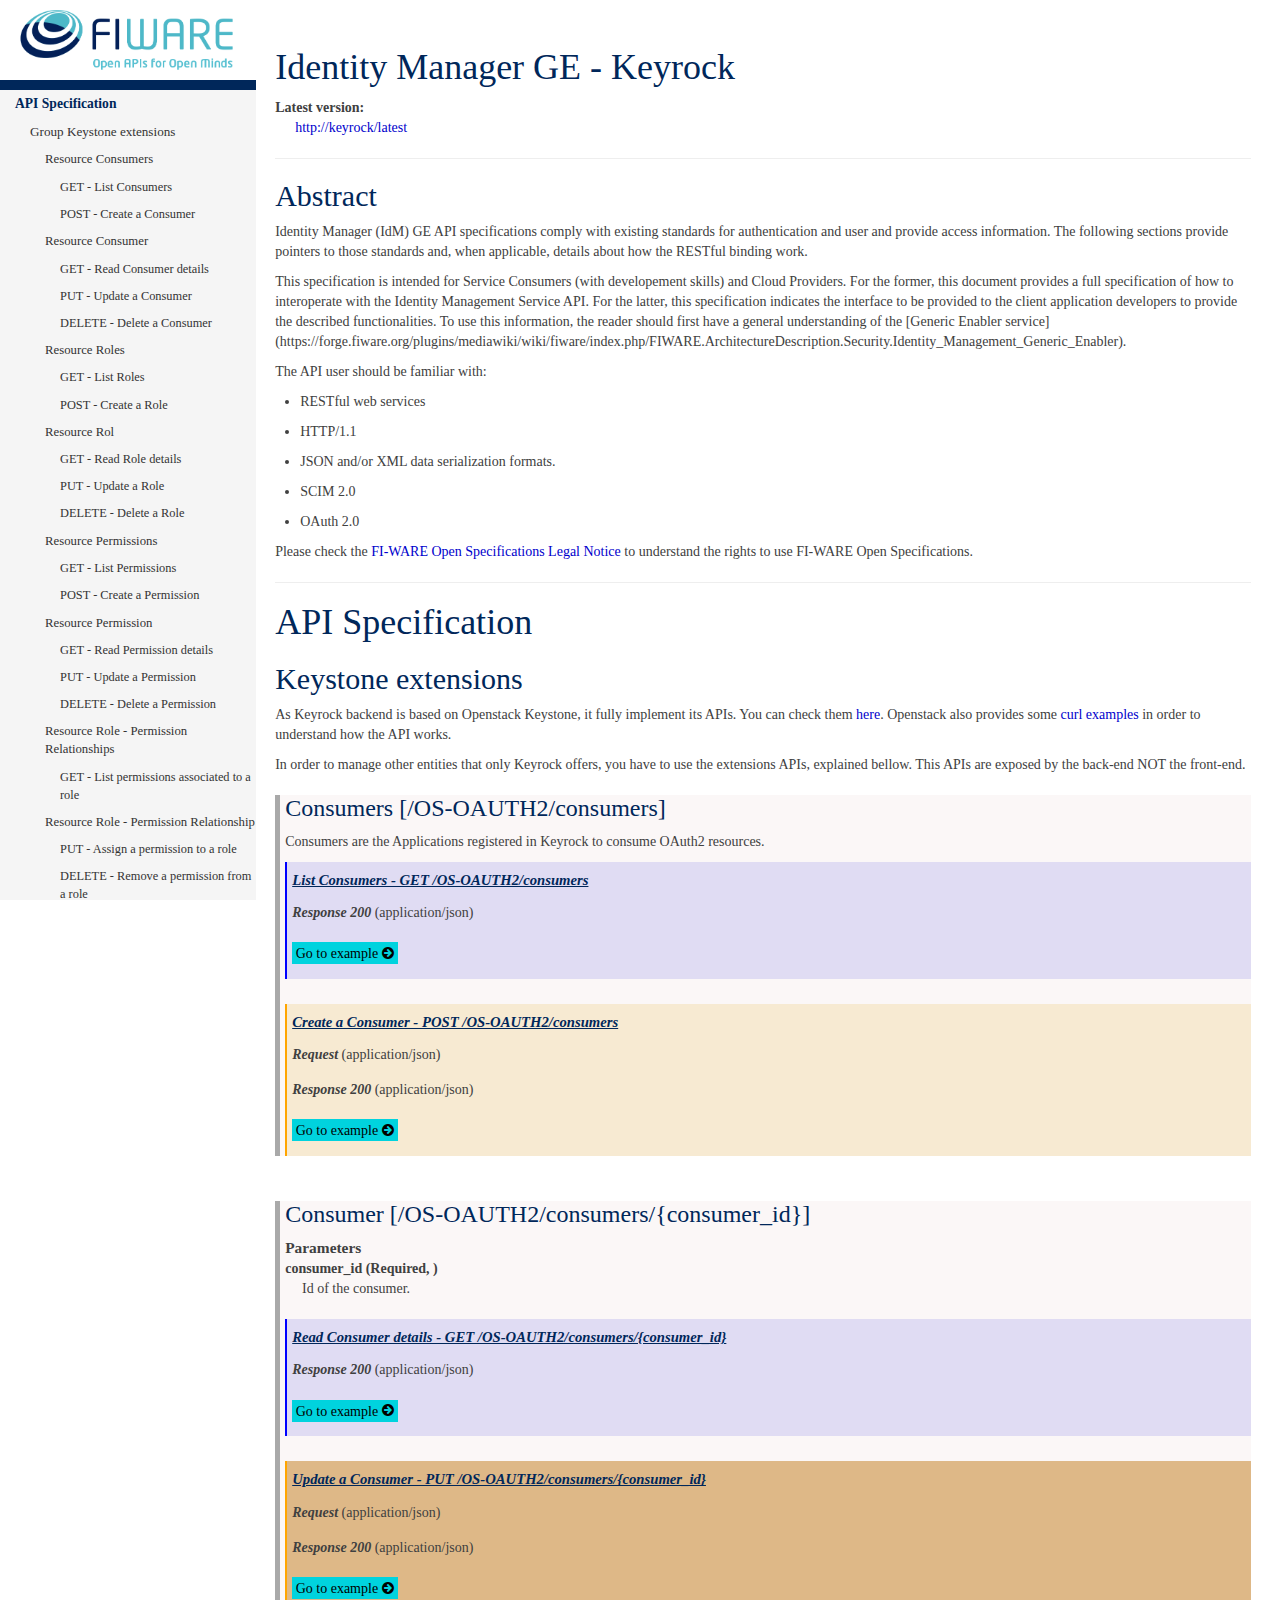
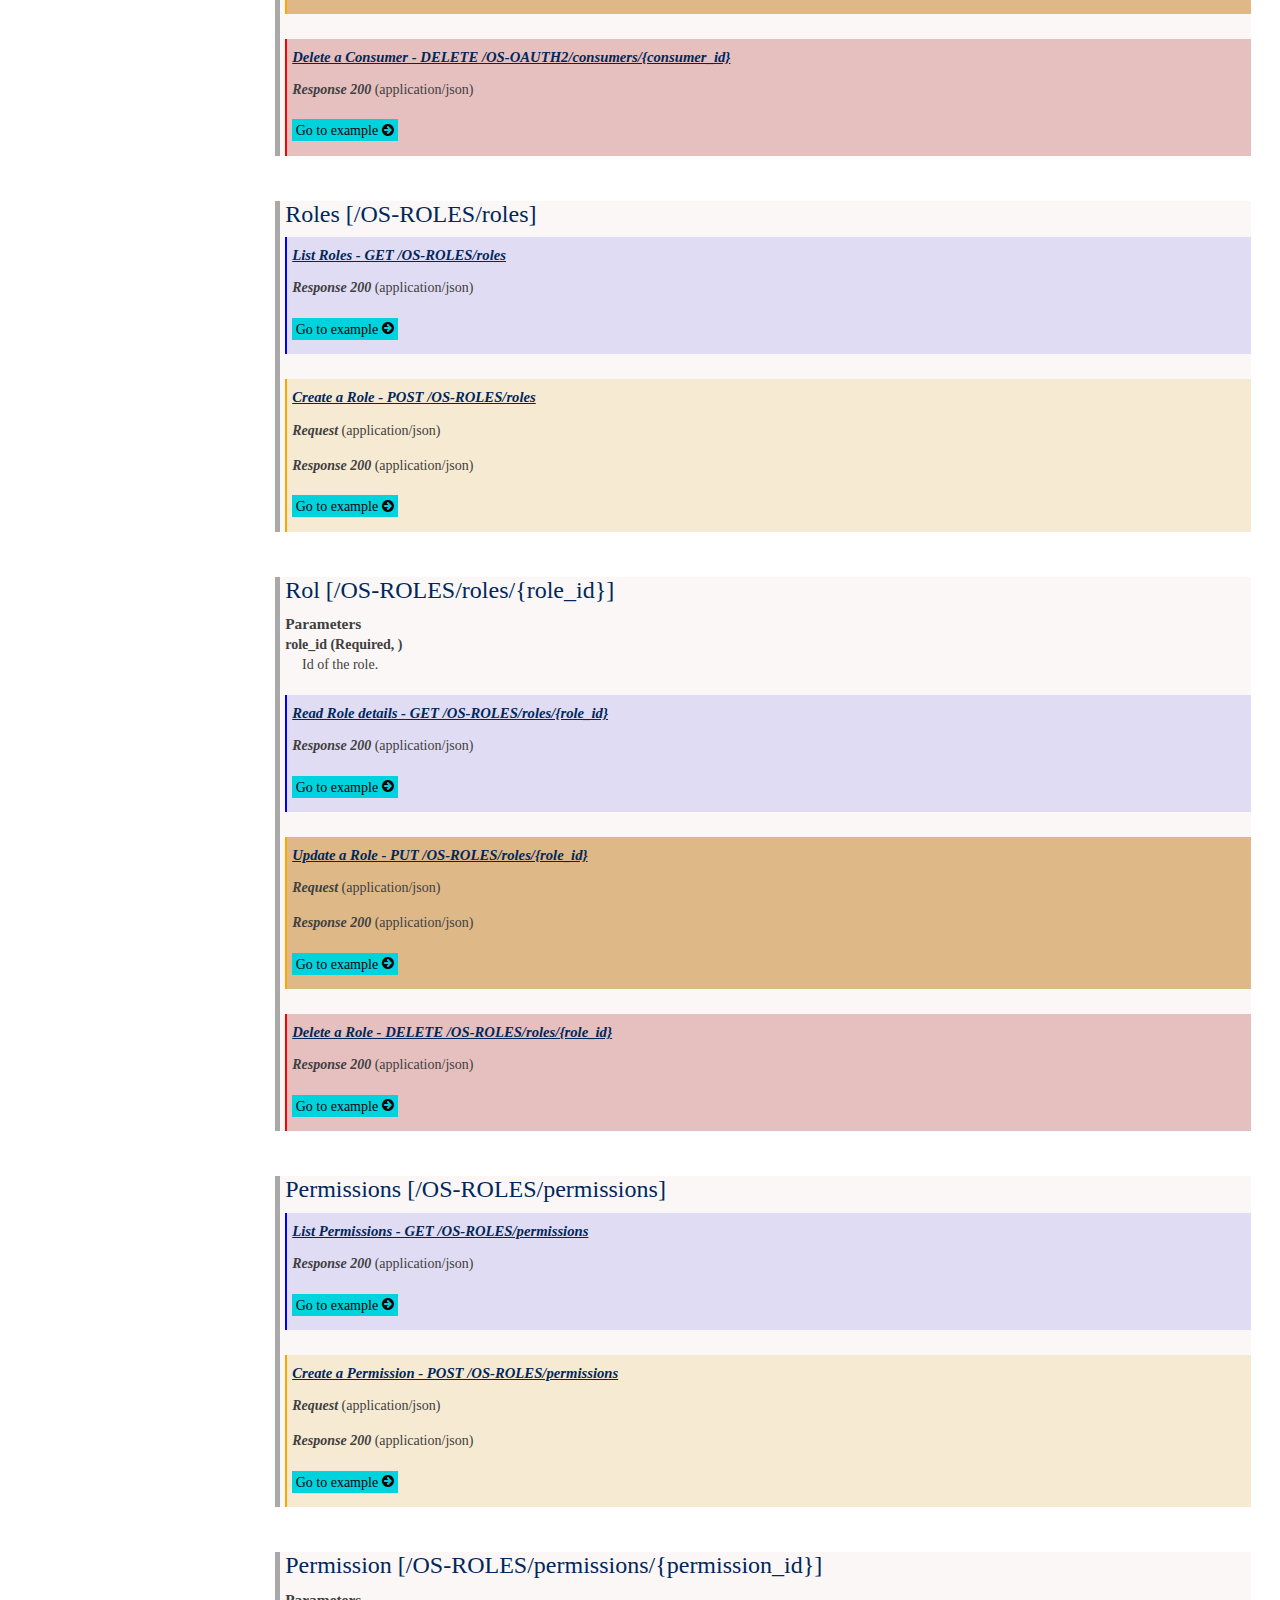
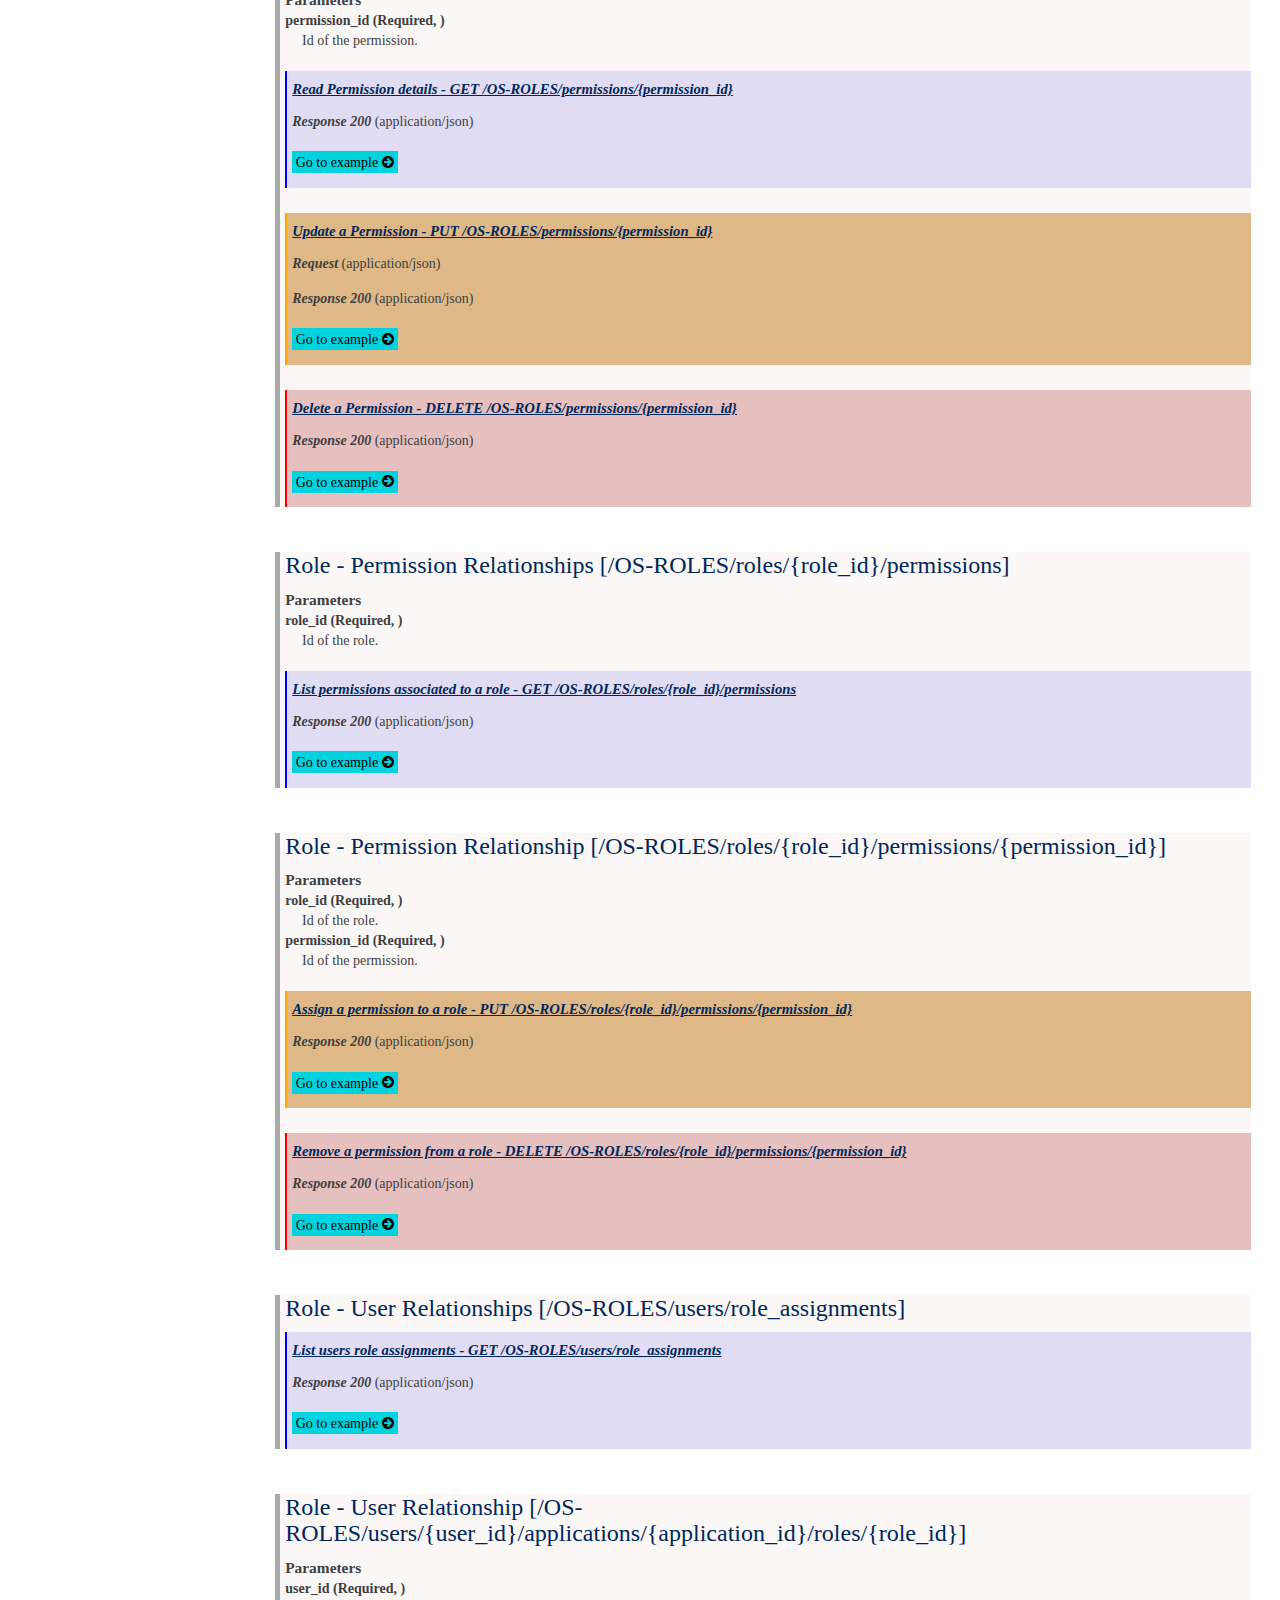
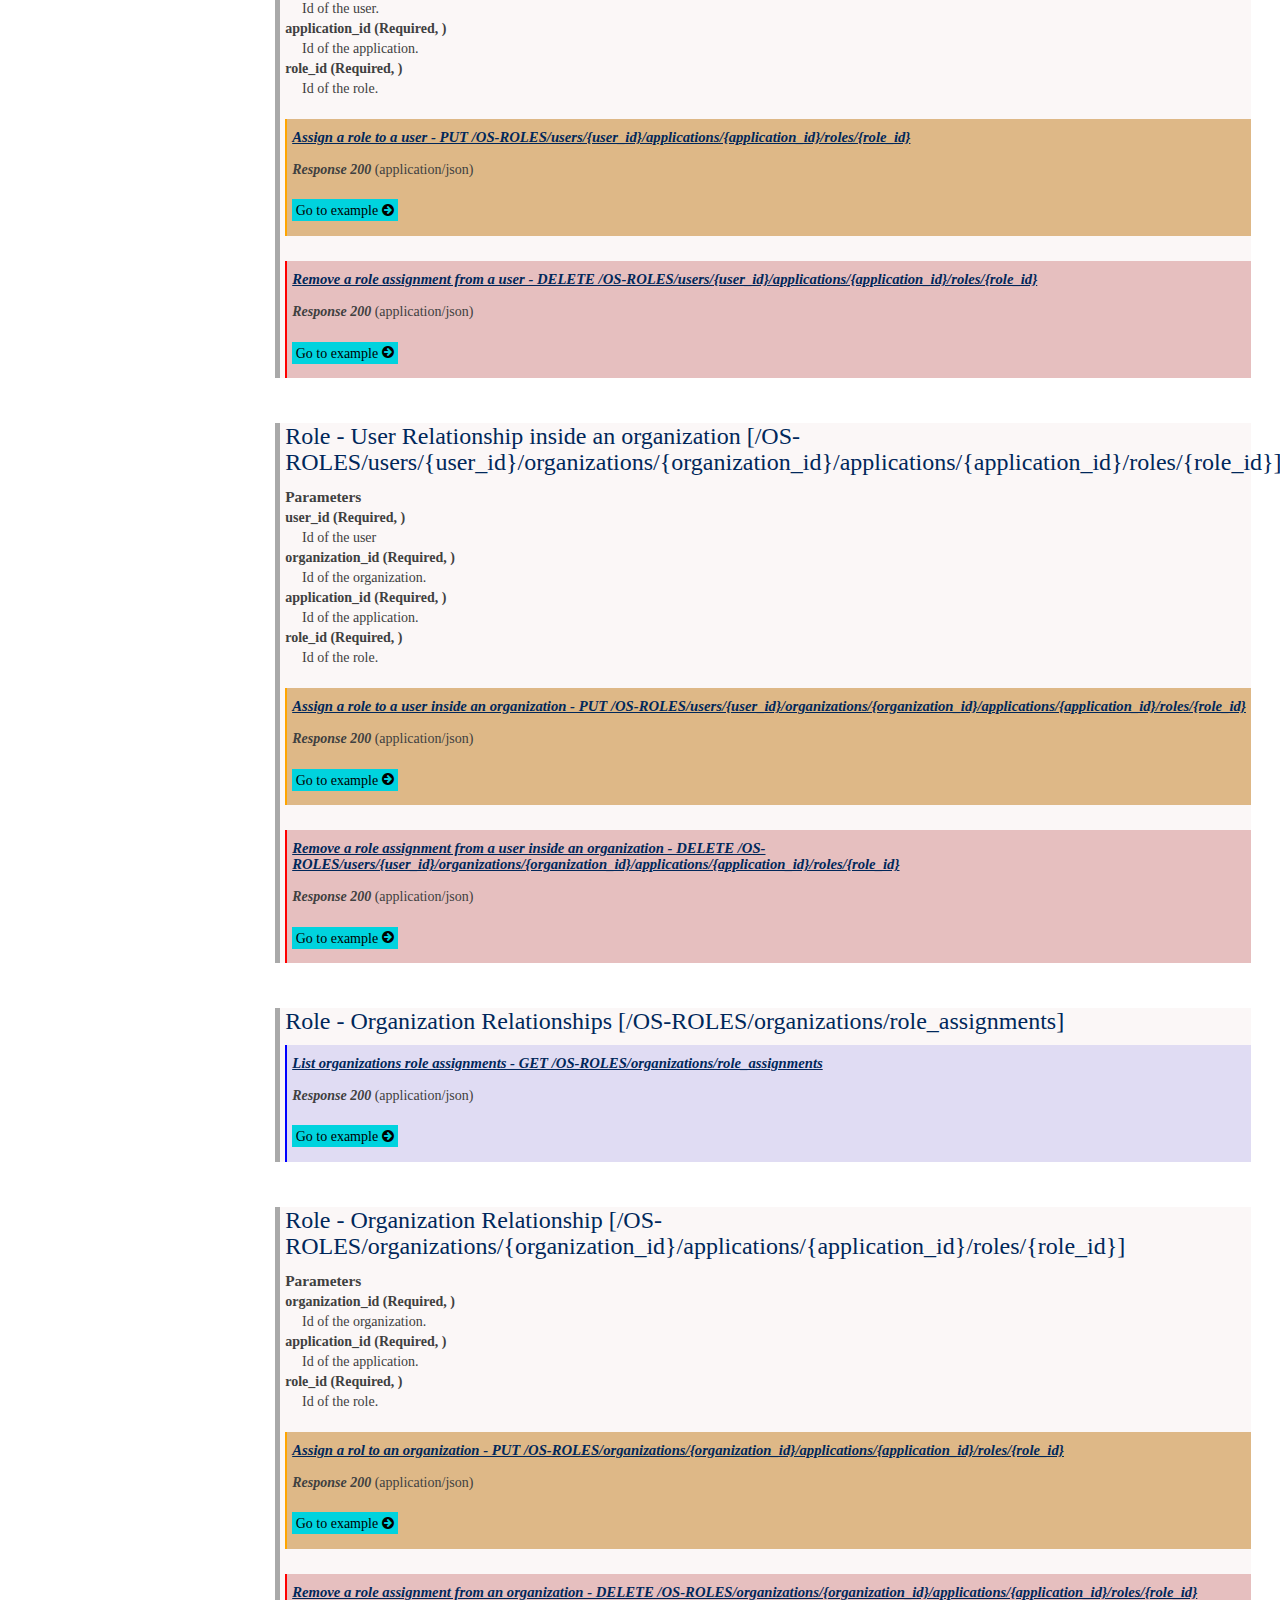
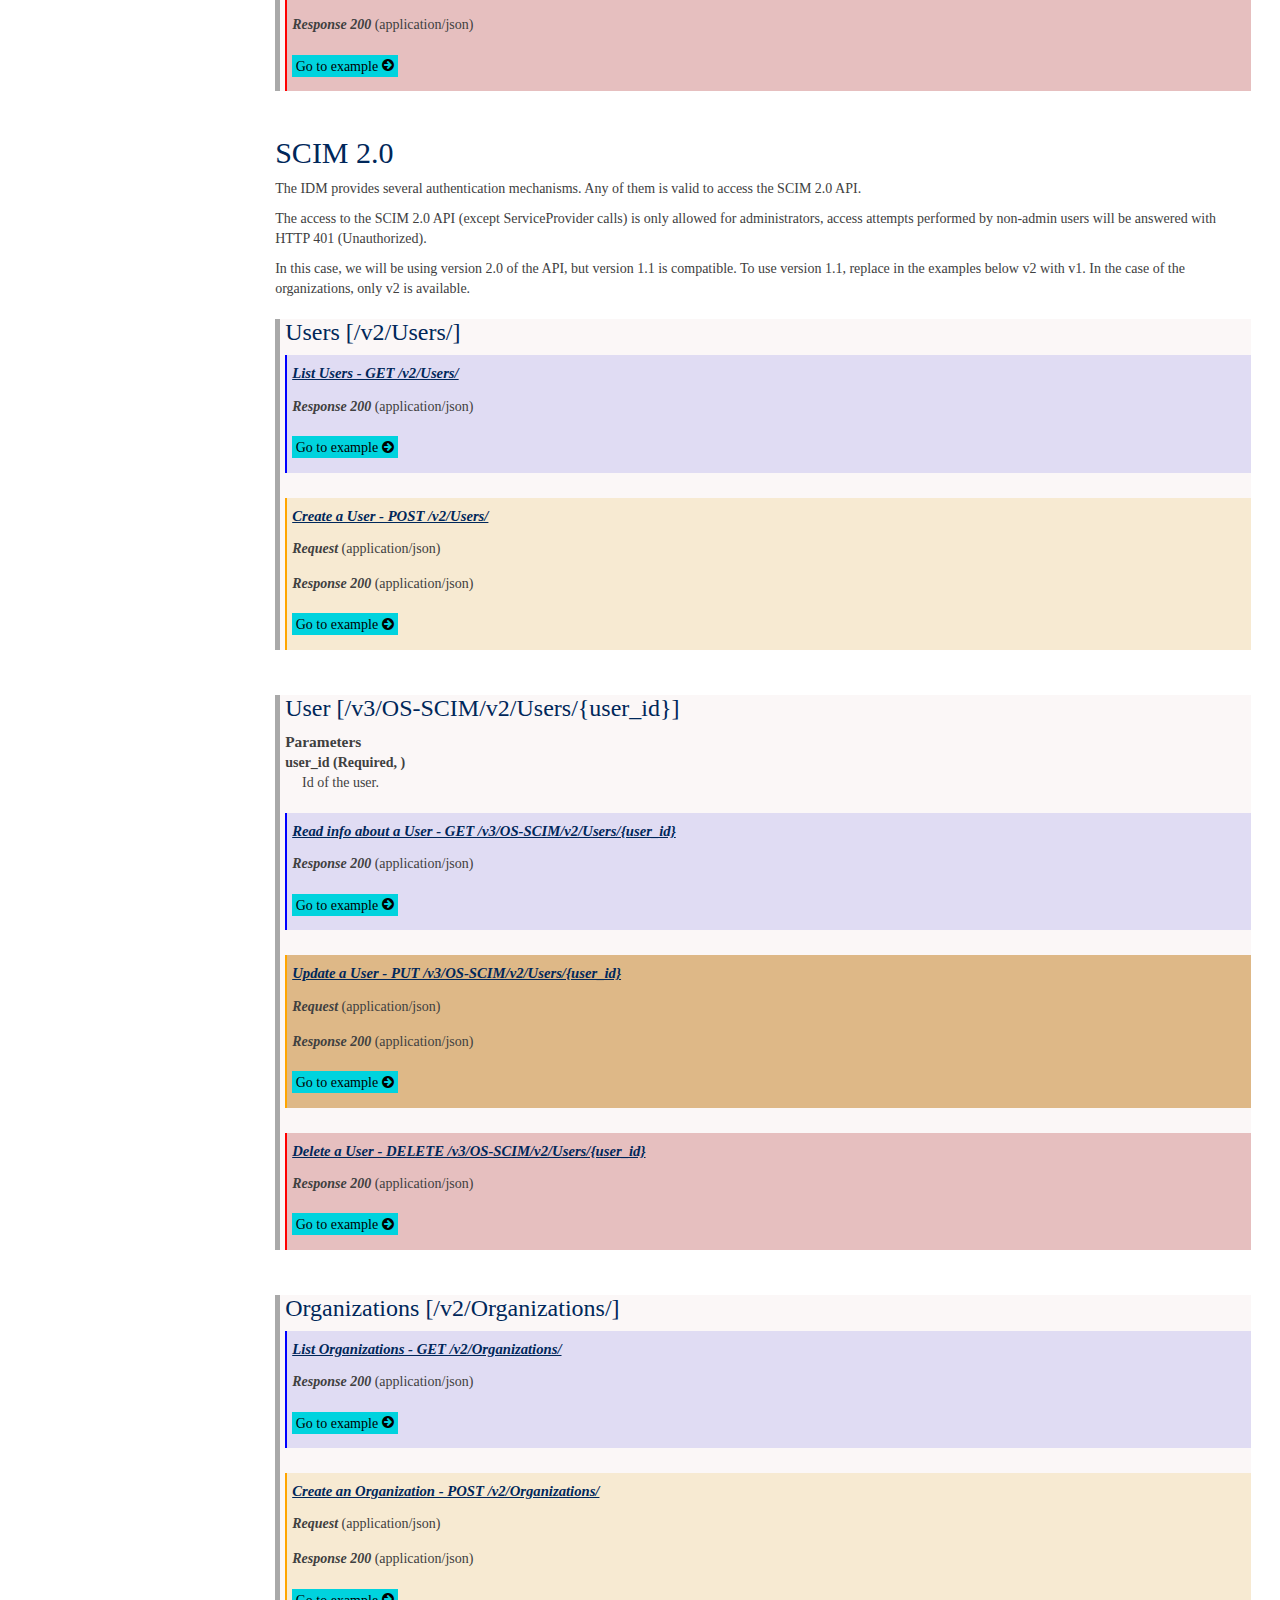
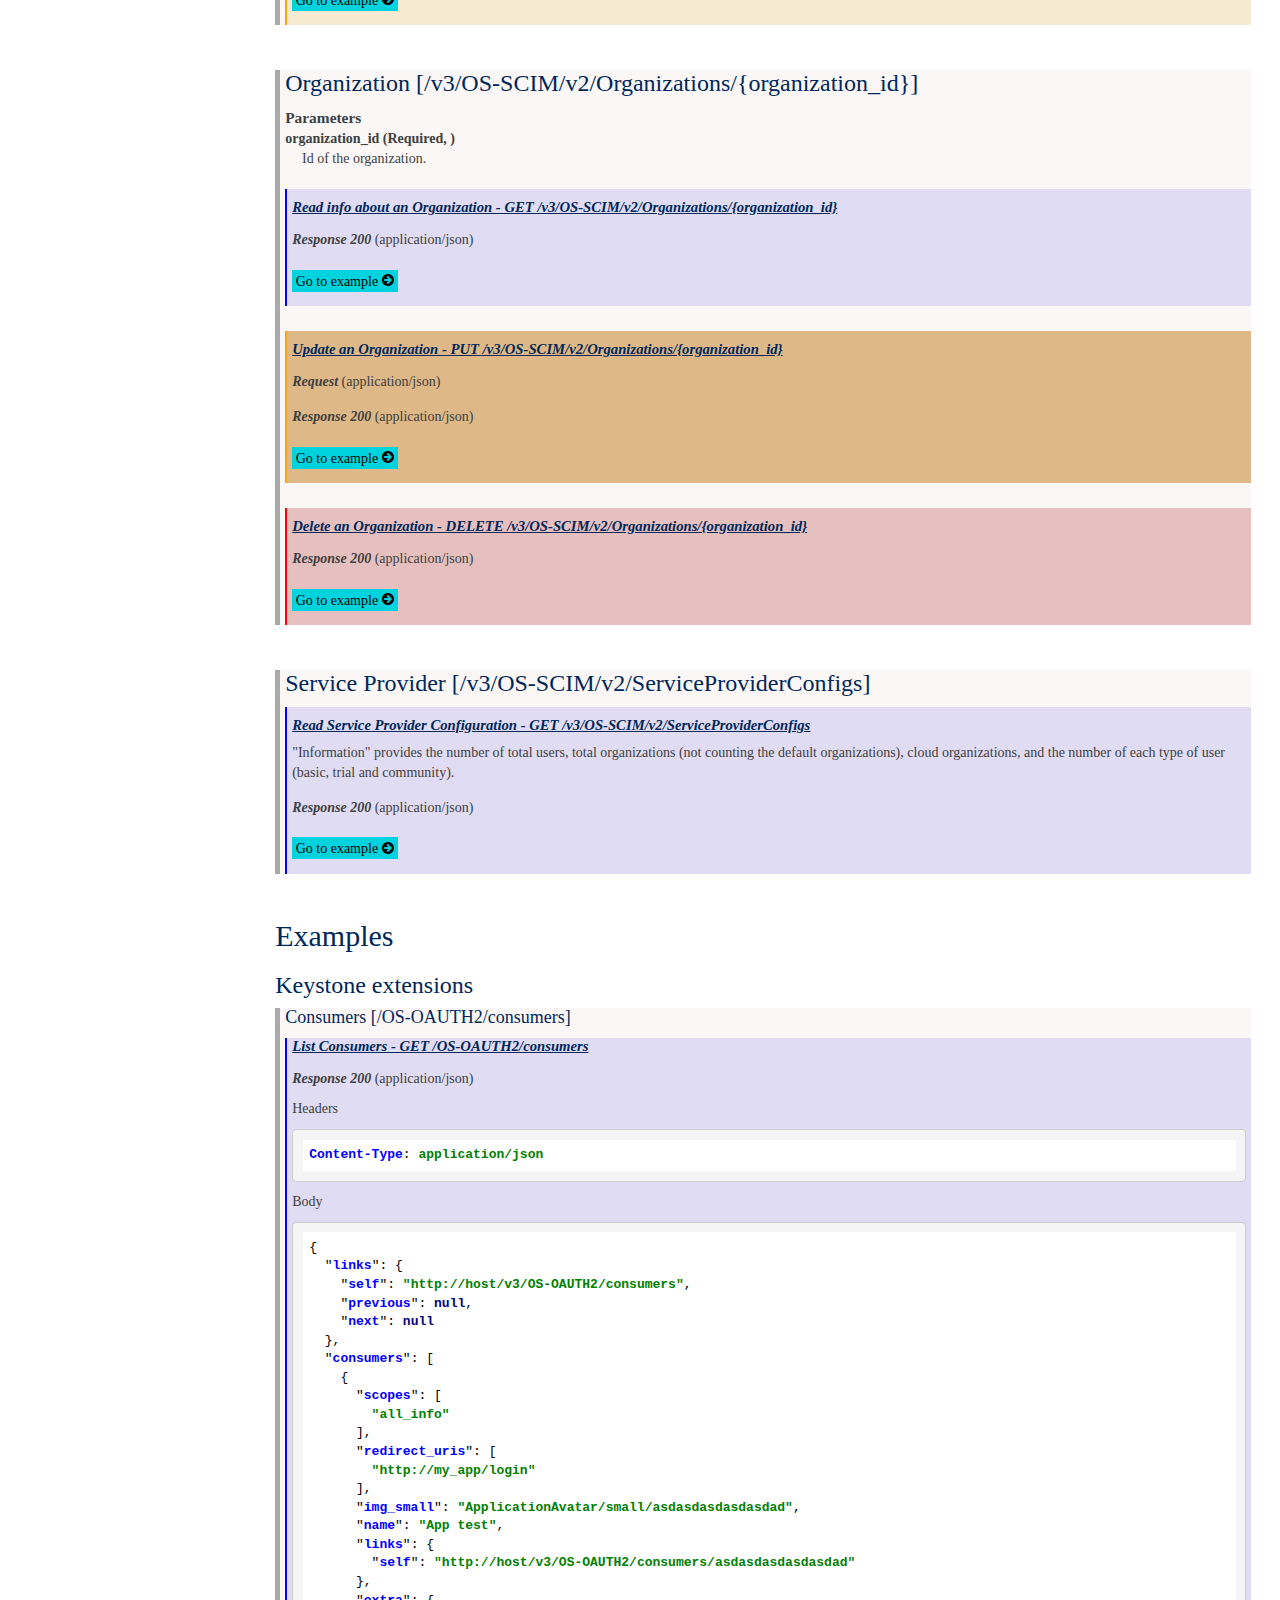
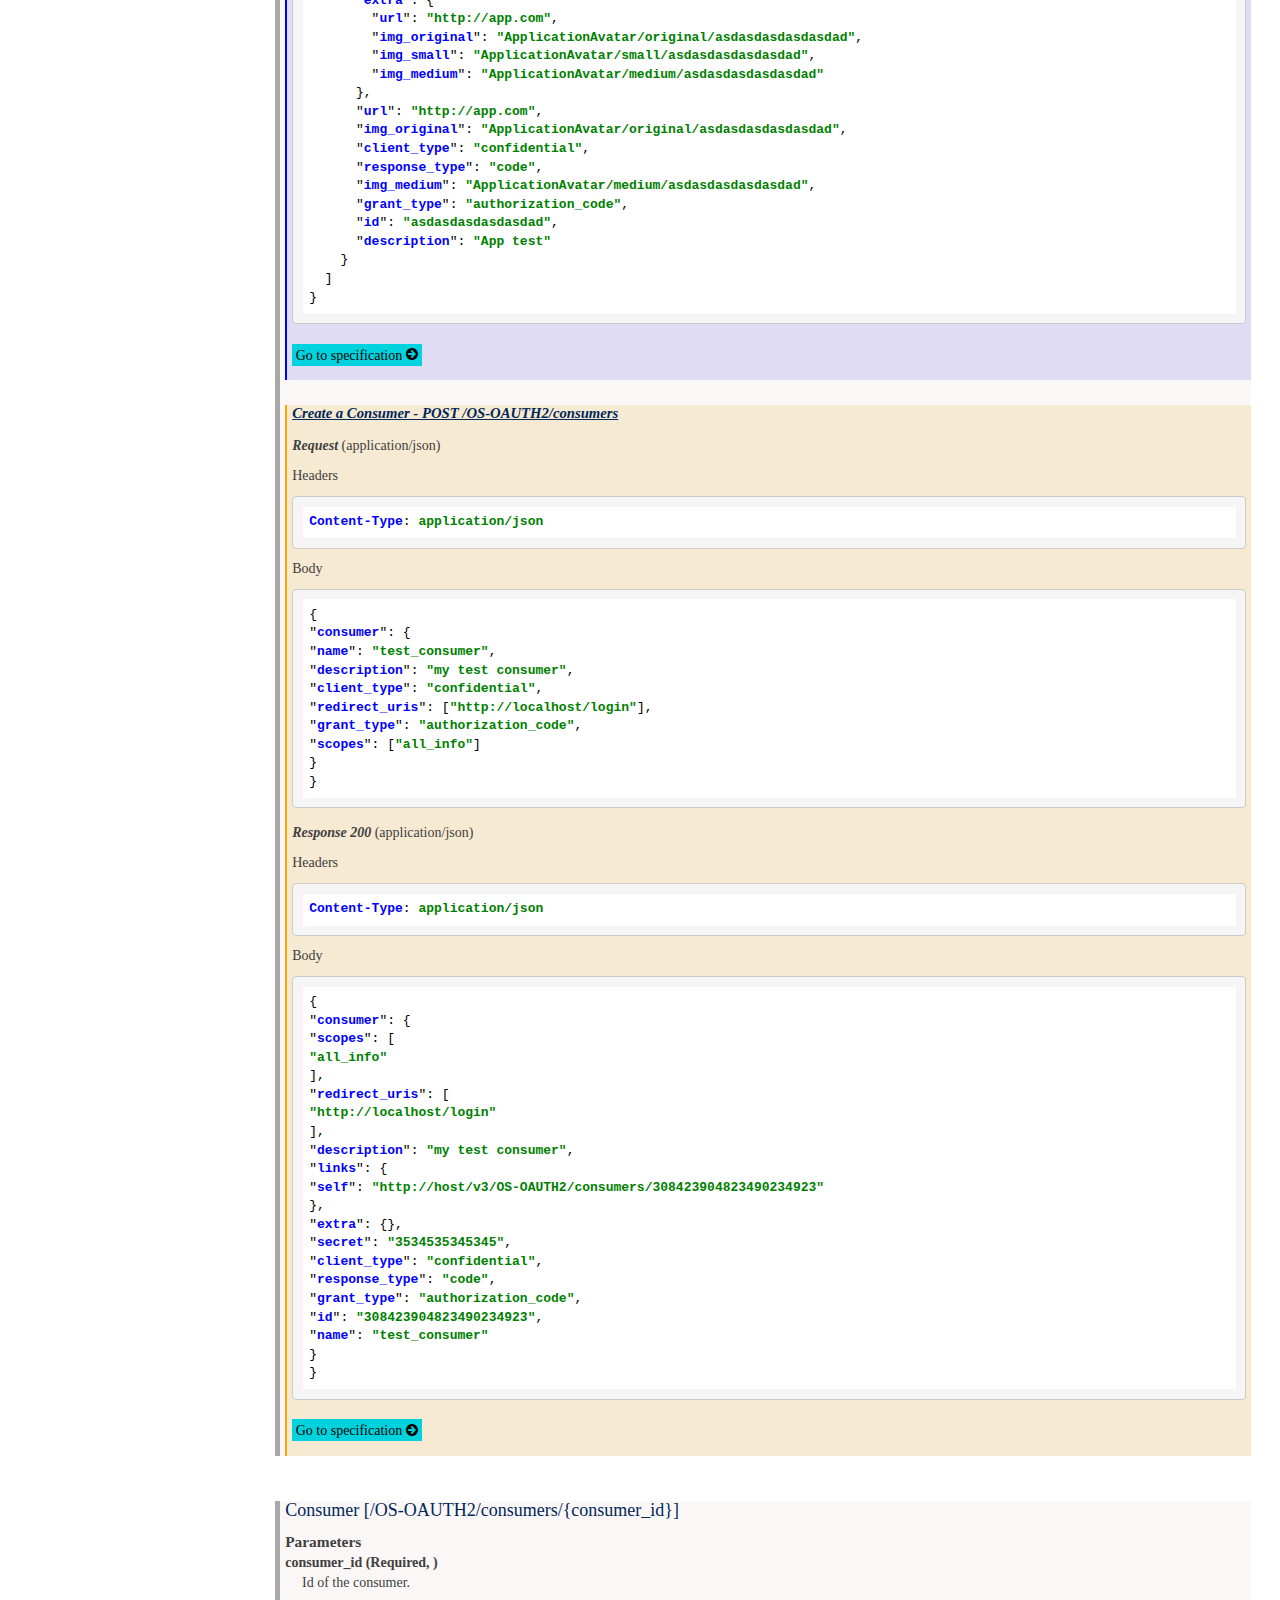
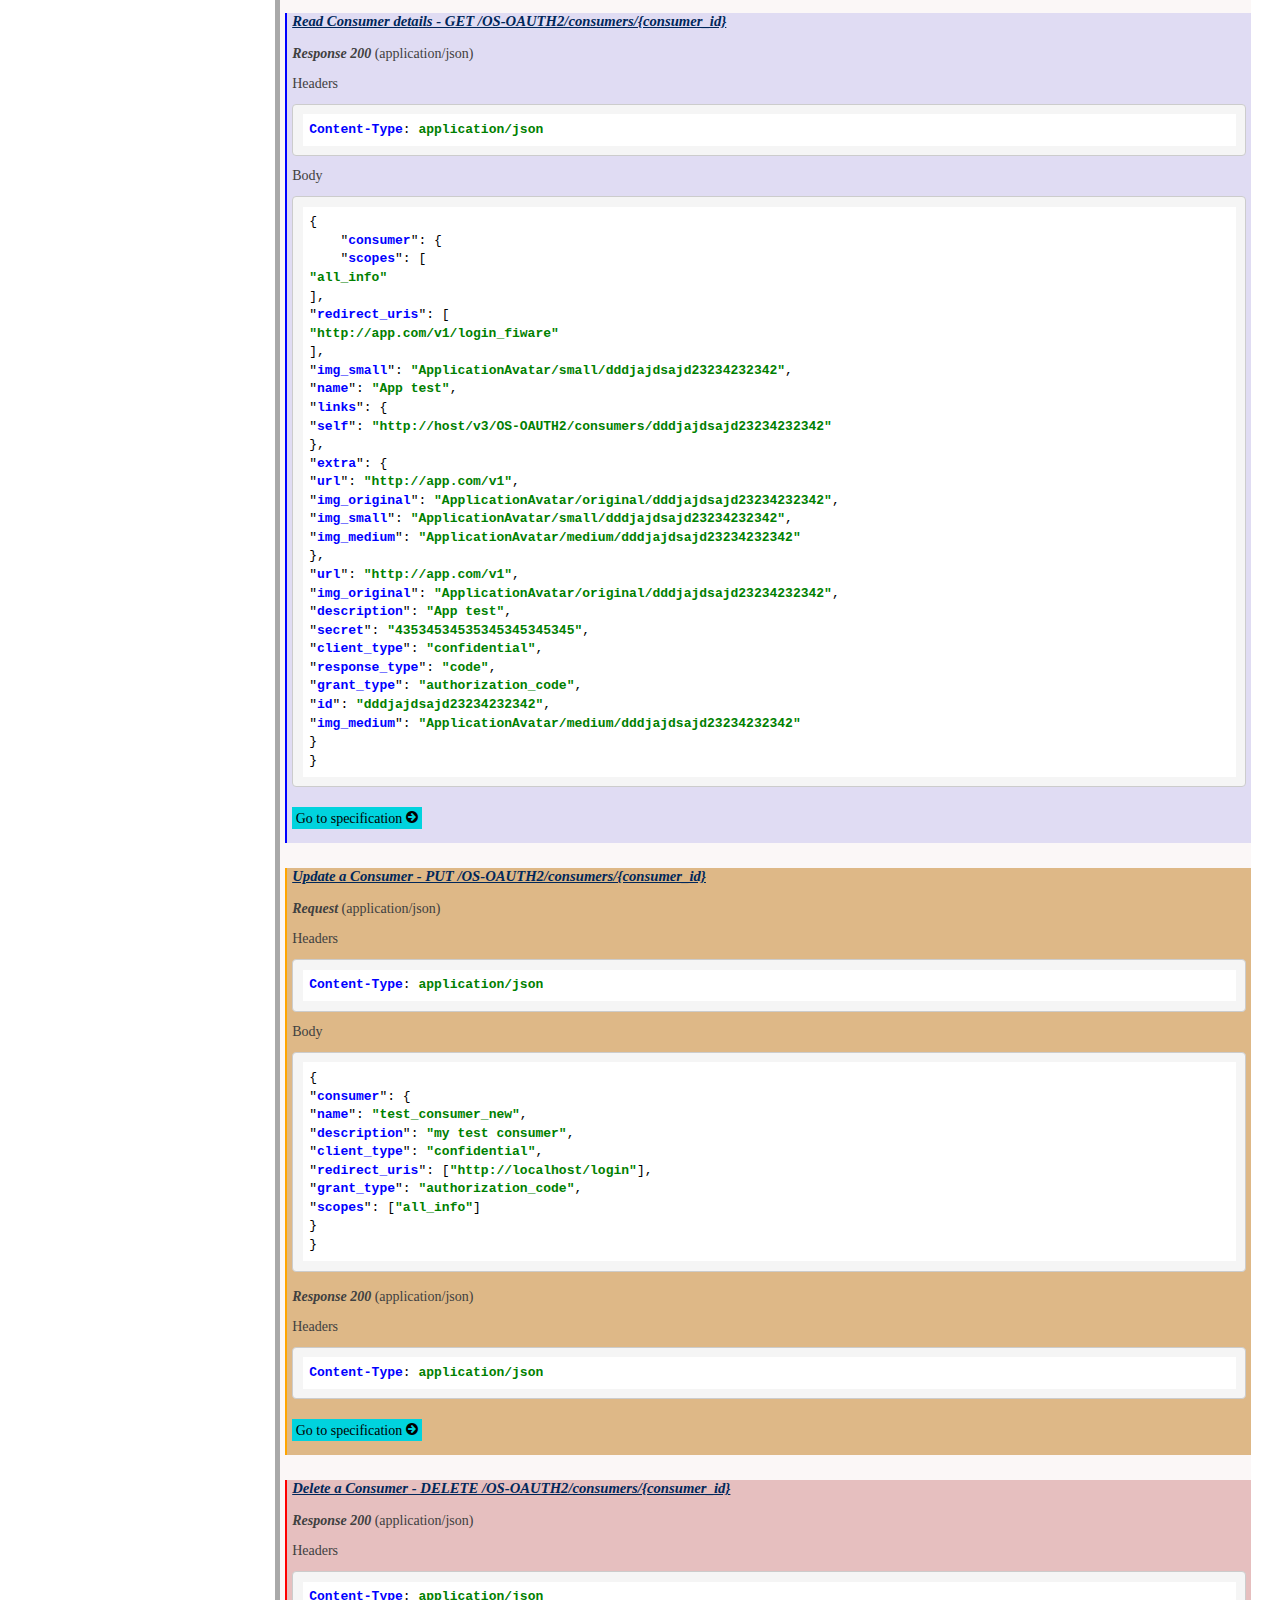
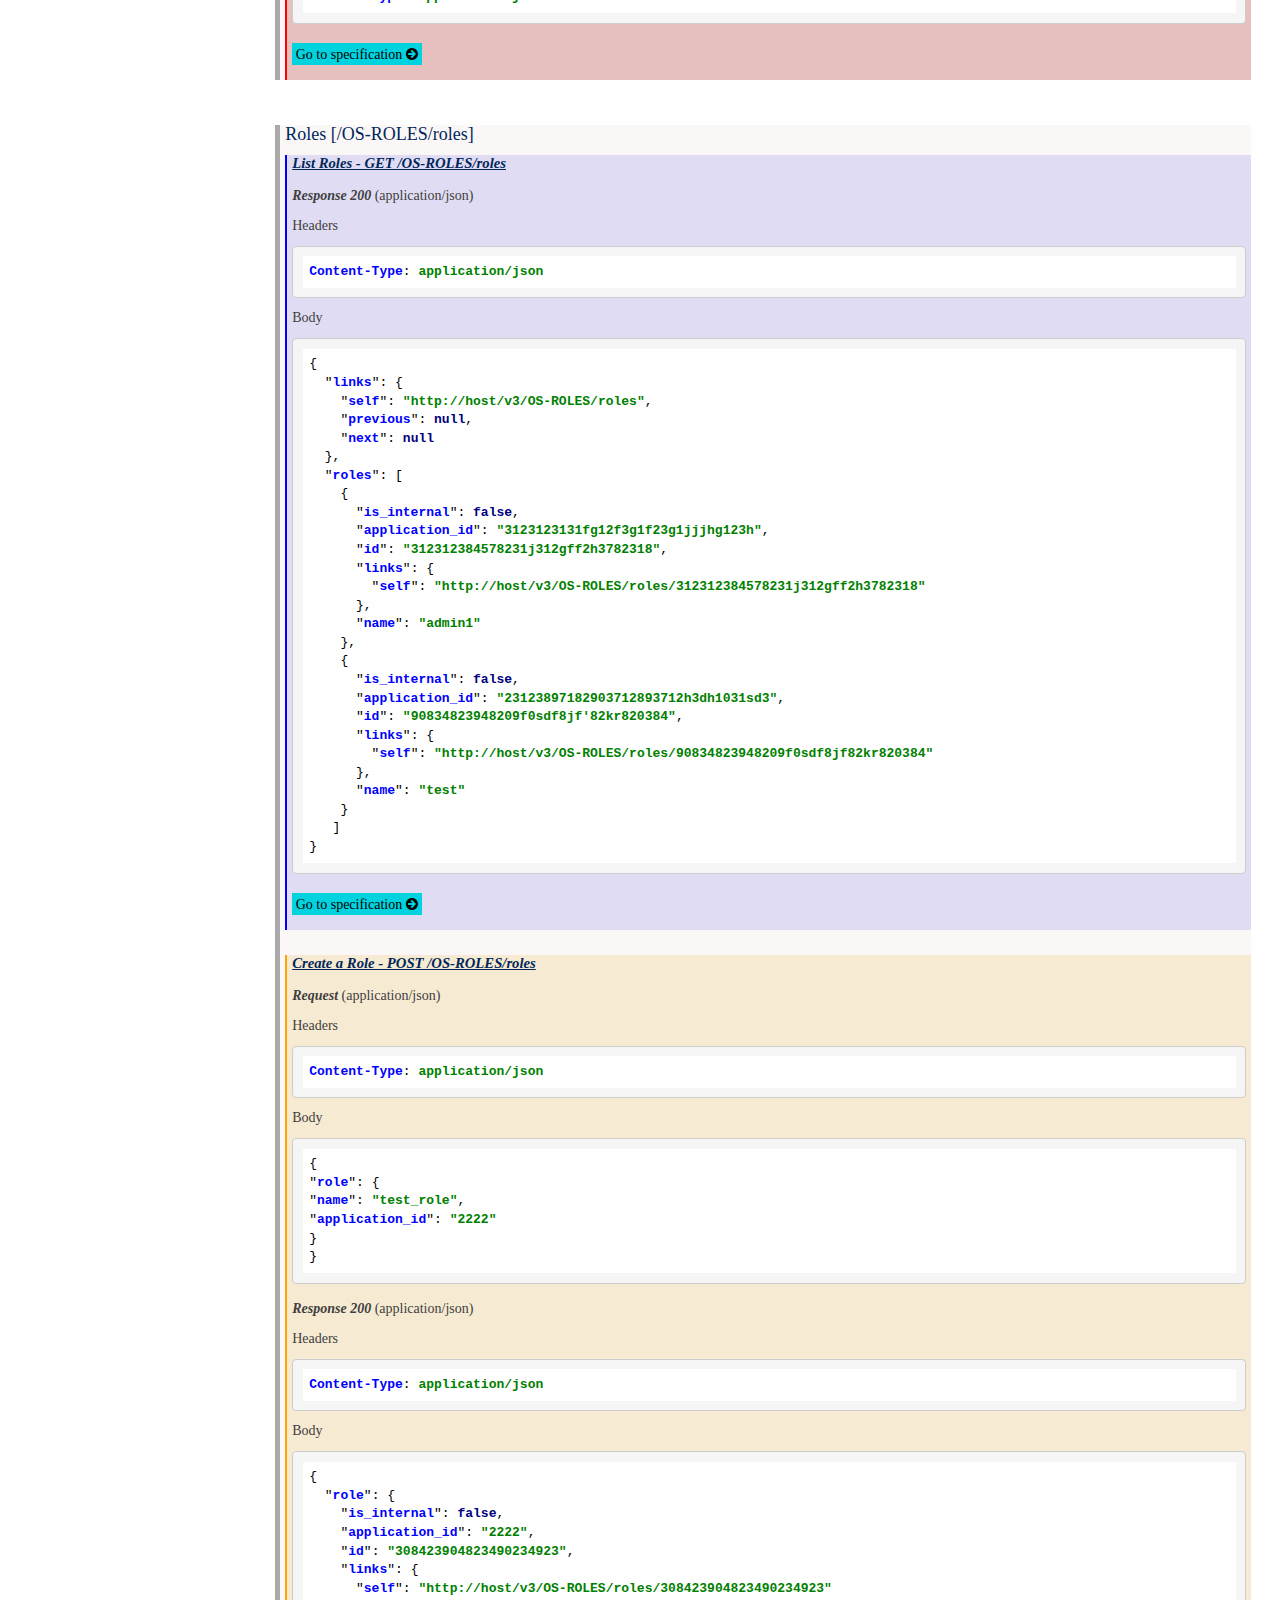
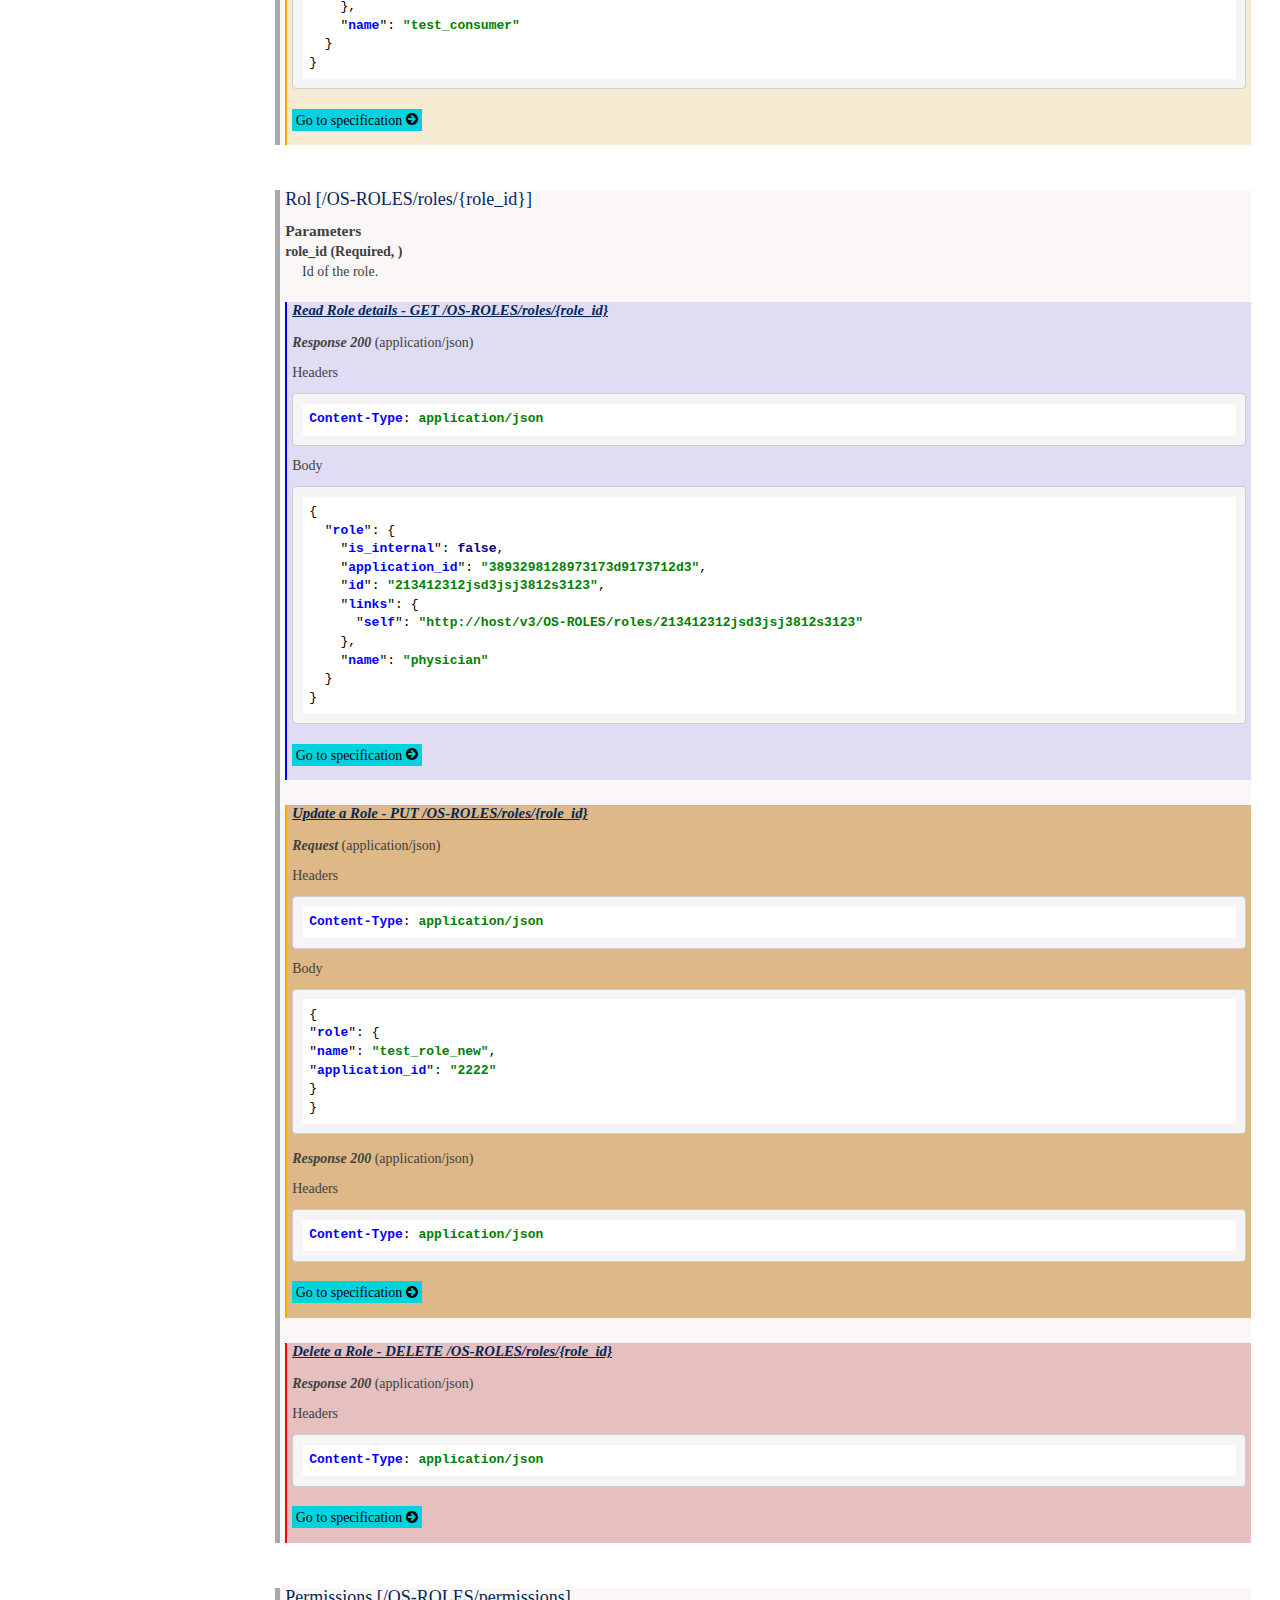
<file: keyrock.html>
<!DOCTYPE html>
<html lang="en">
<head>
    <meta charset="utf-8">
    <meta http-equiv="X-UA-Compatible" content="IE=edge">
    <meta name="viewport" content="width=device-width, initial-scale=1">
    <title>Identity Manager GE - Keyrock</title>
    <link href="css/bootstrap-combined.no-icons.min.css" rel="stylesheet">
    <link href="css/font-awesome.css" rel="stylesheet">
    <link rel="stylesheet" href="css/bootstrap.min.css">
    <link rel="stylesheet" href="css/idea.css">
    <script src="js/highlight.pack.js"></script>
    <script>hljs.initHighlightingOnLoad();</script>

    <link rel="stylesheet" type="text/css" href="css/api-specification.css"> 

    
</head>
<body id="respecDocument" class="h-entry">
<div class="container">
  <div id="TOC-container">
    
<section id="toc">

        <div id="fiware-logo"></div>
    <ul class="toc">


    
    





<li><a href="#API_specification">API Specification</a>
    <ul class="toc">
    

                        <li>
                            
                                <a href="#resource_group_keystone-extensions" title = "Group Keystone extensions">Group Keystone extensions</a>
                            
                            <ul class="toc">
                              
                                
                                    <li>
                                        <a href="#resource_consumers" title = "Resource Consumers">Resource Consumers</a>
                                        <ul class="toc  ">
                                        
                                            
                                                <li><a href="#action_list-consumers" title ="GET - List Consumers">GET - List Consumers</a></li>
                                            

                                        
                                            
                                                <li><a href="#action_create-a-consumer" title ="POST - Create a Consumer">POST - Create a Consumer</a></li>
                                            

                                        
                                        </ul>
                                    </li>
                                
                              
                                
                                    <li>
                                        <a href="#resource_consumer" title = "Resource Consumer">Resource Consumer</a>
                                        <ul class="toc  ">
                                        
                                            
                                                <li><a href="#action_read-consumer-details" title ="GET - Read Consumer details">GET - Read Consumer details</a></li>
                                            

                                        
                                            
                                                <li><a href="#action_update-a-consumer" title ="PUT - Update a Consumer">PUT - Update a Consumer</a></li>
                                            

                                        
                                            
                                                <li><a href="#action_delete-a-consumer" title ="DELETE - Delete a Consumer">DELETE - Delete a Consumer</a></li>
                                            

                                        
                                        </ul>
                                    </li>
                                
                              
                                
                                    <li>
                                        <a href="#resource_roles" title = "Resource Roles">Resource Roles</a>
                                        <ul class="toc  ">
                                        
                                            
                                                <li><a href="#action_list-roles" title ="GET - List Roles">GET - List Roles</a></li>
                                            

                                        
                                            
                                                <li><a href="#action_create-a-role" title ="POST - Create a Role">POST - Create a Role</a></li>
                                            

                                        
                                        </ul>
                                    </li>
                                
                              
                                
                                    <li>
                                        <a href="#resource_rol" title = "Resource Rol">Resource Rol</a>
                                        <ul class="toc  ">
                                        
                                            
                                                <li><a href="#action_read-role-details" title ="GET - Read Role details">GET - Read Role details</a></li>
                                            

                                        
                                            
                                                <li><a href="#action_update-a-role" title ="PUT - Update a Role">PUT - Update a Role</a></li>
                                            

                                        
                                            
                                                <li><a href="#action_delete-a-role" title ="DELETE - Delete a Role">DELETE - Delete a Role</a></li>
                                            

                                        
                                        </ul>
                                    </li>
                                
                              
                                
                                    <li>
                                        <a href="#resource_permissions" title = "Resource Permissions">Resource Permissions</a>
                                        <ul class="toc  ">
                                        
                                            
                                                <li><a href="#action_list-permissions" title ="GET - List Permissions">GET - List Permissions</a></li>
                                            

                                        
                                            
                                                <li><a href="#action_create-a-permission" title ="POST - Create a Permission">POST - Create a Permission</a></li>
                                            

                                        
                                        </ul>
                                    </li>
                                
                              
                                
                                    <li>
                                        <a href="#resource_permission" title = "Resource Permission">Resource Permission</a>
                                        <ul class="toc  ">
                                        
                                            
                                                <li><a href="#action_read-permission-details" title ="GET - Read Permission details">GET - Read Permission details</a></li>
                                            

                                        
                                            
                                                <li><a href="#action_update-a-permission" title ="PUT - Update a Permission">PUT - Update a Permission</a></li>
                                            

                                        
                                            
                                                <li><a href="#action_delete-a-permission" title ="DELETE - Delete a Permission">DELETE - Delete a Permission</a></li>
                                            

                                        
                                        </ul>
                                    </li>
                                
                              
                                
                                    <li>
                                        <a href="#resource_role---permission-relationships" title = "Resource Role - Permission Relationships">Resource Role - Permission Relationships</a>
                                        <ul class="toc  ">
                                        
                                            
                                                <li><a href="#action_list-permissions-associated-to-a-role" title ="GET - List permissions associated to a role">GET - List permissions associated to a role</a></li>
                                            

                                        
                                        </ul>
                                    </li>
                                
                              
                                
                                    <li>
                                        <a href="#resource_role---permission-relationship" title = "Resource Role - Permission Relationship">Resource Role - Permission Relationship</a>
                                        <ul class="toc  ">
                                        
                                            
                                                <li><a href="#action_assign-a-permission-to-a-role" title ="PUT - Assign a permission to a role">PUT - Assign a permission to a role</a></li>
                                            

                                        
                                            
                                                <li><a href="#action_remove-a-permission-from-a-role" title ="DELETE - Remove a permission from a role">DELETE - Remove a permission from a role</a></li>
                                            

                                        
                                        </ul>
                                    </li>
                                
                              
                                
                                    <li>
                                        <a href="#resource_role---user-relationships" title = "Resource Role - User Relationships">Resource Role - User Relationships</a>
                                        <ul class="toc  ">
                                        
                                            
                                                <li><a href="#action_list-users-role-assignments" title ="GET - List users role assignments">GET - List users role assignments</a></li>
                                            

                                        
                                        </ul>
                                    </li>
                                
                              
                                
                                    <li>
                                        <a href="#resource_role---user-relationship" title = "Resource Role - User Relationship">Resource Role - User Relationship</a>
                                        <ul class="toc  ">
                                        
                                            
                                                <li><a href="#action_assign-a-role-to-a-user" title ="PUT - Assign a role to a user">PUT - Assign a role to a user</a></li>
                                            

                                        
                                            
                                                <li><a href="#action_remove-a-role-assignment-from-a-user" title ="DELETE - Remove a role assignment from a user">DELETE - Remove a role assignment from a user</a></li>
                                            

                                        
                                        </ul>
                                    </li>
                                
                              
                                
                                    <li>
                                        <a href="#resource_role---user-relationship-inside-an-organization" title = "Resource Role - User Relationship inside an organization">Resource Role - User Relationship inside an organization</a>
                                        <ul class="toc  ">
                                        
                                            
                                                <li><a href="#action_assign-a-role-to-a-user-inside-an-organization" title ="PUT - Assign a role to a user inside an organization">PUT - Assign a role to a user inside an organization</a></li>
                                            

                                        
                                            
                                                <li><a href="#action_remove-a-role-assignment-from-a-user-inside-an-organization" title ="DELETE - Remove a role assignment from a user inside an organization">DELETE - Remove a role assignment from a user inside an organization</a></li>
                                            

                                        
                                        </ul>
                                    </li>
                                
                              
                                
                                    <li>
                                        <a href="#resource_role---organization-relationships" title = "Resource Role - Organization Relationships">Resource Role - Organization Relationships</a>
                                        <ul class="toc  ">
                                        
                                            
                                                <li><a href="#action_list-organizations-role-assignments" title ="GET - List organizations role assignments">GET - List organizations role assignments</a></li>
                                            

                                        
                                        </ul>
                                    </li>
                                
                              
                                
                                    <li>
                                        <a href="#resource_role---organization-relationship" title = "Resource Role - Organization Relationship">Resource Role - Organization Relationship</a>
                                        <ul class="toc  ">
                                        
                                            
                                                <li><a href="#action_assign-a-rol-to-an-organization" title ="PUT - Assign a rol to an organization">PUT - Assign a rol to an organization</a></li>
                                            

                                        
                                            
                                                <li><a href="#action_remove-a-role-assignment-from-an-organization" title ="DELETE - Remove a role assignment from an organization">DELETE - Remove a role assignment from an organization</a></li>
                                            

                                        
                                        </ul>
                                    </li>
                                
                              
                            </ul>
                        </li>
                      

                        <li>
                            
                                <a href="#resource_group_scim-2.0" title = "Group SCIM 2.0">Group SCIM 2.0</a>
                            
                            <ul class="toc">
                              
                                
                                    <li>
                                        <a href="#resource_users" title = "Resource Users">Resource Users</a>
                                        <ul class="toc  ">
                                        
                                            
                                                <li><a href="#action_list-users" title ="GET - List Users">GET - List Users</a></li>
                                            

                                        
                                            
                                                <li><a href="#action_create-a-user" title ="POST - Create a User">POST - Create a User</a></li>
                                            

                                        
                                        </ul>
                                    </li>
                                
                              
                                
                                    <li>
                                        <a href="#resource_user" title = "Resource User">Resource User</a>
                                        <ul class="toc  ">
                                        
                                            
                                                <li><a href="#action_read-info-about-a-user" title ="GET - Read info about a User">GET - Read info about a User</a></li>
                                            

                                        
                                            
                                                <li><a href="#action_update-a-user" title ="PUT - Update a User">PUT - Update a User</a></li>
                                            

                                        
                                            
                                                <li><a href="#action_delete-a-user" title ="DELETE - Delete a User">DELETE - Delete a User</a></li>
                                            

                                        
                                        </ul>
                                    </li>
                                
                              
                                
                                    <li>
                                        <a href="#resource_organizations" title = "Resource Organizations">Resource Organizations</a>
                                        <ul class="toc  ">
                                        
                                            
                                                <li><a href="#action_list-organizations" title ="GET - List Organizations">GET - List Organizations</a></li>
                                            

                                        
                                            
                                                <li><a href="#action_create-an-organization" title ="POST - Create an Organization">POST - Create an Organization</a></li>
                                            

                                        
                                        </ul>
                                    </li>
                                
                              
                                
                                    <li>
                                        <a href="#resource_organization" title = "Resource Organization">Resource Organization</a>
                                        <ul class="toc  ">
                                        
                                            
                                                <li><a href="#action_read-info-about-an-organization" title ="GET - Read info about an Organization">GET - Read info about an Organization</a></li>
                                            

                                        
                                            
                                                <li><a href="#action_update-an-organization" title ="PUT - Update an Organization">PUT - Update an Organization</a></li>
                                            

                                        
                                            
                                                <li><a href="#action_delete-an-organization" title ="DELETE - Delete an Organization">DELETE - Delete an Organization</a></li>
                                            

                                        
                                        </ul>
                                    </li>
                                
                              
                                
                                    <li>
                                        <a href="#resource_service-provider" title = "Resource Service Provider">Resource Service Provider</a>
                                        <ul class="toc  ">
                                        
                                            
                                                <li><a href="#action_read-service-provider-configuration" title ="GET - Read Service Provider Configuration">GET - Read Service Provider Configuration</a></li>
                                            

                                        
                                        </ul>
                                    </li>
                                
                              
                            </ul>
                        </li>
                      
    <li><a href="#examples">Examples</a></li>
    </ul>
</li>
    
    
    
        <li><a href="#references">References</a></li>
    
   </ul>
</section>

  </div>
  <div id="API-content">
  
	

	
		<h1>Identity Manager GE - Keyrock </h1>
	

	



	

	

	




	

	

	
		
		<dl>
		
			
		
			
		
			
		

		
			
		
			
		
			
		

		<dt class="versionLabel">Latest version:</dt> 
		<dd class="versionValue"> <a href="http://keyrock/latest">http://keyrock/latest</a> </dd>


		</dl>
	







<hr>


	<h2 id="abstract">Abstract</h2>
	<p>Identity Manager (IdM) GE API specifications comply with existing standards for authentication and user and provide access information. The following sections provide pointers to those standards and, when applicable, details about how the RESTful binding work. </p>
<p>This specification is intended for Service Consumers (with developement skills) and Cloud Providers. For the former, this document provides a full specification of how to interoperate with the Identity Management Service API. For the latter, this specification indicates the interface to be provided to the client application developers to provide the described functionalities. To use this information, the reader should first have a general understanding of the [Generic Enabler service] (https://forge.fiware.org/plugins/mediawiki/wiki/fiware/index.php/FIWARE.ArchitectureDescription.Security.Identity_Management_Generic_Enabler).</p>
<p>The API user should be familiar with:</p>
<ul>
<li>
<p>RESTful web services</p>
</li>
<li>
<p>HTTP/1.1</p>
</li>
<li>
<p>JSON and/or XML data serialization formats.</p>
</li>
<li>
<p>SCIM 2.0</p>
</li>
<li>
<p>OAuth 2.0 </p>
</li>
</ul>
<p>Please check the <a href="https://forge.fiware.org/plugins/mediawiki/wiki/fiware/index.php/FI-WARE_Open_Specifications_Legal_Notice">FI-WARE Open Specifications Legal Notice </a> to understand the rights to use FI-WARE Open Specifications.</p>




<hr>

    
    




	
		
	
	




	
	
	



    

  
  <section id="API_specification">
      <h1>API Specification</h1>
      




        
            <section id="resource_group_keystone-extensions" class="resourceGroup">
            <h2 id="h-resource_group_keystone-extensions">Keystone extensions</h2>
        
	<p>As Keyrock backend is based on Openstack Keystone, it fully implement its APIs. You can check them <a href="http://developer.openstack.org/api-ref-identity-v3.html">here</a>. Openstack also provides some <a href="http://docs.openstack.org/developer/keystone/api_curl_examples.html">curl examples</a> in order to understand how the API works.</p>
<p>In order to manage other entities that only Keyrock offers, you have to use the extensions APIs, explained bellow. This APIs are exposed by the back-end NOT the front-end.</p>
        
            <section id="resource_consumers" class="resource">
                <h3 id="h-resource_consumers">Consumers [/OS-OAUTH2/consumers]</h3>
                <p>Consumers are the Applications registered in Keyrock to consume OAuth2 resources.</p>
                
                

		        
                
                






    


                


                    
                        
                            <div id="action_list-consumers" class="action GET">
                        

                        
    <h4 id="h-action_list-consumers">
        List Consumers -
        GET
        
            /OS-OAUTH2/consumers
        
    </h4>

        
                            <div id="list-consumers_body" class="">
                                
                                
                                
                                
			
                                
                                
      
                                    
        	                            
    
        	                            
        		                            
                                        
                                        
                                        

<div class="rest-packet-div">

            <span class="packetType">Response 200</span> 
        
            (application/json)
        
    
            
            
     
</div>
        	                            
                                    
                                    <div class="goExample">
                                        <a href="#action_list-consumers_examples">Go to example</a>
                                    </div>
                                    
                                        
    
        
    
        
    
        
    

                                    
                            </div>
                        </div>
                    
                        
                            <div id="action_create-a-consumer" class="action POST">
                        

                        
    <h4 id="h-action_create-a-consumer">
        Create a Consumer -
        POST
        
            /OS-OAUTH2/consumers
        
    </h4>

        
                            <div id="create-a-consumer_body" class="">
                                
                                
                                
                                
			
                                
                                
      
                                    
        	                            
                                            
                                            
                                            
                                            

<div class="rest-packet-div">

            <span class="packetType">Request </span> 
        
            (application/json)
        
    
            
            
     
</div>
        	                            
    
        	                            
        		                            
                                        
                                        
                                        

<div class="rest-packet-div">

            <span class="packetType">Response 200</span> 
        
            (application/json)
        
    
            
            
     
</div>
        	                            
                                    
                                    <div class="goExample">
                                        <a href="#action_create-a-consumer_examples">Go to example</a>
                                    </div>
                                    
                                        
    
        
    
        
    
        
    

                                    
                            </div>
                        </div>
                    
            </section>
        
            <section id="resource_consumer" class="resource">
                <h3 id="h-resource_consumer">Consumer [/OS-OAUTH2/consumers/{consumer_id}]</h3>
                
                
                

		        
                
                






    


                

	<span class="parameters-title">Parameters</span>
	<dl>
		
			<dt>
				consumer_id (Required, )
			</dt>
			<dd>
				Id of the consumer.
				
			</dd>
		
	</dl>


                    
                        
                            <div id="action_read-consumer-details" class="action GET">
                        

                        
    <h4 id="h-action_read-consumer-details">
        Read Consumer details -
        GET
        
            /OS-OAUTH2/consumers/{consumer_id}
        
    </h4>

        
                            <div id="read-consumer-details_body" class="">
                                
                                
                                
                                
			
                                
                                
      
                                    
        	                            
    
        	                            
        		                            
                                        
                                        
                                        

<div class="rest-packet-div">

            <span class="packetType">Response 200</span> 
        
            (application/json)
        
    
            
            
     
</div>
        	                            
                                    
                                    <div class="goExample">
                                        <a href="#action_read-consumer-details_examples">Go to example</a>
                                    </div>
                                    
                                        
    
        
    
        
    
        
    

                                    
                            </div>
                        </div>
                    
                        
                            <div id="action_update-a-consumer" class="action PUT">
                        

                        
    <h4 id="h-action_update-a-consumer">
        Update a Consumer -
        PUT
        
            /OS-OAUTH2/consumers/{consumer_id}
        
    </h4>

        
                            <div id="update-a-consumer_body" class="">
                                
                                
                                
                                
			
                                
                                
      
                                    
        	                            
                                            
                                            
                                            
                                            

<div class="rest-packet-div">

            <span class="packetType">Request </span> 
        
            (application/json)
        
    
            
            
     
</div>
        	                            
    
        	                            
        		                            
                                        
                                        
                                        

<div class="rest-packet-div">

            <span class="packetType">Response 200</span> 
        
            (application/json)
        
    
            
            
     
</div>
        	                            
                                    
                                    <div class="goExample">
                                        <a href="#action_update-a-consumer_examples">Go to example</a>
                                    </div>
                                    
                                        
    
        
    
        
    
        
    

                                    
                            </div>
                        </div>
                    
                        
                            <div id="action_delete-a-consumer" class="action DELETE">
                        

                        
    <h4 id="h-action_delete-a-consumer">
        Delete a Consumer -
        DELETE
        
            /OS-OAUTH2/consumers/{consumer_id}
        
    </h4>

        
                            <div id="delete-a-consumer_body" class="">
                                
                                
                                
                                
			
                                
                                
      
                                    
        	                            
    
        	                            
        		                            
                                        
                                        
                                        

<div class="rest-packet-div">

            <span class="packetType">Response 200</span> 
        
            (application/json)
        
    
            
            
     
</div>
        	                            
                                    
                                    <div class="goExample">
                                        <a href="#action_delete-a-consumer_examples">Go to example</a>
                                    </div>
                                    
                                        
    
        
    
        
    
        
    

                                    
                            </div>
                        </div>
                    
            </section>
        
            <section id="resource_roles" class="resource">
                <h3 id="h-resource_roles">Roles [/OS-ROLES/roles]</h3>
                
                
                

		        
                
                






    


                


                    
                        
                            <div id="action_list-roles" class="action GET">
                        

                        
    <h4 id="h-action_list-roles">
        List Roles -
        GET
        
            /OS-ROLES/roles
        
    </h4>

        
                            <div id="list-roles_body" class="">
                                
                                
                                
                                
			
                                
                                
      
                                    
        	                            
    
        	                            
        		                            
                                        
                                        
                                        

<div class="rest-packet-div">

            <span class="packetType">Response 200</span> 
        
            (application/json)
        
    
            
            
     
</div>
        	                            
                                    
                                    <div class="goExample">
                                        <a href="#action_list-roles_examples">Go to example</a>
                                    </div>
                                    
                                        
    
        
    
        
    
        
    

                                    
                            </div>
                        </div>
                    
                        
                            <div id="action_create-a-role" class="action POST">
                        

                        
    <h4 id="h-action_create-a-role">
        Create a Role -
        POST
        
            /OS-ROLES/roles
        
    </h4>

        
                            <div id="create-a-role_body" class="">
                                
                                
                                
                                
			
                                
                                
      
                                    
        	                            
                                            
                                            
                                            
                                            

<div class="rest-packet-div">

            <span class="packetType">Request </span> 
        
            (application/json)
        
    
            
            
     
</div>
        	                            
    
        	                            
        		                            
                                        
                                        
                                        

<div class="rest-packet-div">

            <span class="packetType">Response 200</span> 
        
            (application/json)
        
    
            
            
     
</div>
        	                            
                                    
                                    <div class="goExample">
                                        <a href="#action_create-a-role_examples">Go to example</a>
                                    </div>
                                    
                                        
    
        
    
        
    
        
    

                                    
                            </div>
                        </div>
                    
            </section>
        
            <section id="resource_rol" class="resource">
                <h3 id="h-resource_rol">Rol [/OS-ROLES/roles/{role_id}]</h3>
                
                
                

		        
                
                






    


                

	<span class="parameters-title">Parameters</span>
	<dl>
		
			<dt>
				role_id (Required, )
			</dt>
			<dd>
				Id of the role.
				
			</dd>
		
	</dl>


                    
                        
                            <div id="action_read-role-details" class="action GET">
                        

                        
    <h4 id="h-action_read-role-details">
        Read Role details -
        GET
        
            /OS-ROLES/roles/{role_id}
        
    </h4>

        
                            <div id="read-role-details_body" class="">
                                
                                
                                
                                
			
                                
                                
      
                                    
        	                            
    
        	                            
        		                            
                                        
                                        
                                        

<div class="rest-packet-div">

            <span class="packetType">Response 200</span> 
        
            (application/json)
        
    
            
            
     
</div>
        	                            
                                    
                                    <div class="goExample">
                                        <a href="#action_read-role-details_examples">Go to example</a>
                                    </div>
                                    
                                        
    
        
    
        
    
        
    

                                    
                            </div>
                        </div>
                    
                        
                            <div id="action_update-a-role" class="action PUT">
                        

                        
    <h4 id="h-action_update-a-role">
        Update a Role -
        PUT
        
            /OS-ROLES/roles/{role_id}
        
    </h4>

        
                            <div id="update-a-role_body" class="">
                                
                                
                                
                                
			
                                
                                
      
                                    
        	                            
                                            
                                            
                                            
                                            

<div class="rest-packet-div">

            <span class="packetType">Request </span> 
        
            (application/json)
        
    
            
            
     
</div>
        	                            
    
        	                            
        		                            
                                        
                                        
                                        

<div class="rest-packet-div">

            <span class="packetType">Response 200</span> 
        
            (application/json)
        
    
            
            
     
</div>
        	                            
                                    
                                    <div class="goExample">
                                        <a href="#action_update-a-role_examples">Go to example</a>
                                    </div>
                                    
                                        
    
        
    
        
    
        
    

                                    
                            </div>
                        </div>
                    
                        
                            <div id="action_delete-a-role" class="action DELETE">
                        

                        
    <h4 id="h-action_delete-a-role">
        Delete a Role -
        DELETE
        
            /OS-ROLES/roles/{role_id}
        
    </h4>

        
                            <div id="delete-a-role_body" class="">
                                
                                
                                
                                
			
                                
                                
      
                                    
        	                            
    
        	                            
        		                            
                                        
                                        
                                        

<div class="rest-packet-div">

            <span class="packetType">Response 200</span> 
        
            (application/json)
        
    
            
            
     
</div>
        	                            
                                    
                                    <div class="goExample">
                                        <a href="#action_delete-a-role_examples">Go to example</a>
                                    </div>
                                    
                                        
    
        
    
        
    
        
    

                                    
                            </div>
                        </div>
                    
            </section>
        
            <section id="resource_permissions" class="resource">
                <h3 id="h-resource_permissions">Permissions [/OS-ROLES/permissions]</h3>
                
                
                

		        
                
                






    


                


                    
                        
                            <div id="action_list-permissions" class="action GET">
                        

                        
    <h4 id="h-action_list-permissions">
        List Permissions -
        GET
        
            /OS-ROLES/permissions
        
    </h4>

        
                            <div id="list-permissions_body" class="">
                                
                                
                                
                                
			
                                
                                
      
                                    
        	                            
    
        	                            
        		                            
                                        
                                        
                                        

<div class="rest-packet-div">

            <span class="packetType">Response 200</span> 
        
            (application/json)
        
    
            
            
     
</div>
        	                            
                                    
                                    <div class="goExample">
                                        <a href="#action_list-permissions_examples">Go to example</a>
                                    </div>
                                    
                                        
    
        
    
        
    
        
    

                                    
                            </div>
                        </div>
                    
                        
                            <div id="action_create-a-permission" class="action POST">
                        

                        
    <h4 id="h-action_create-a-permission">
        Create a Permission -
        POST
        
            /OS-ROLES/permissions
        
    </h4>

        
                            <div id="create-a-permission_body" class="">
                                
                                
                                
                                
			
                                
                                
      
                                    
        	                            
                                            
                                            
                                            
                                            

<div class="rest-packet-div">

            <span class="packetType">Request </span> 
        
            (application/json)
        
    
            
            
     
</div>
        	                            
    
        	                            
        		                            
                                        
                                        
                                        

<div class="rest-packet-div">

            <span class="packetType">Response 200</span> 
        
            (application/json)
        
    
            
            
     
</div>
        	                            
                                    
                                    <div class="goExample">
                                        <a href="#action_create-a-permission_examples">Go to example</a>
                                    </div>
                                    
                                        
    
        
    
        
    
        
    

                                    
                            </div>
                        </div>
                    
            </section>
        
            <section id="resource_permission" class="resource">
                <h3 id="h-resource_permission">Permission [/OS-ROLES/permissions/{permission_id}]</h3>
                
                
                

		        
                
                






    


                

	<span class="parameters-title">Parameters</span>
	<dl>
		
			<dt>
				permission_id (Required, )
			</dt>
			<dd>
				Id of the permission.
				
			</dd>
		
	</dl>


                    
                        
                            <div id="action_read-permission-details" class="action GET">
                        

                        
    <h4 id="h-action_read-permission-details">
        Read Permission details -
        GET
        
            /OS-ROLES/permissions/{permission_id}
        
    </h4>

        
                            <div id="read-permission-details_body" class="">
                                
                                
                                
                                
			
                                
                                
      
                                    
        	                            
    
        	                            
        		                            
                                        
                                        
                                        

<div class="rest-packet-div">

            <span class="packetType">Response 200</span> 
        
            (application/json)
        
    
            
            
     
</div>
        	                            
                                    
                                    <div class="goExample">
                                        <a href="#action_read-permission-details_examples">Go to example</a>
                                    </div>
                                    
                                        
    
        
    
        
    
        
    

                                    
                            </div>
                        </div>
                    
                        
                            <div id="action_update-a-permission" class="action PUT">
                        

                        
    <h4 id="h-action_update-a-permission">
        Update a Permission -
        PUT
        
            /OS-ROLES/permissions/{permission_id}
        
    </h4>

        
                            <div id="update-a-permission_body" class="">
                                
                                
                                
                                
			
                                
                                
      
                                    
        	                            
                                            
                                            
                                            
                                            

<div class="rest-packet-div">

            <span class="packetType">Request </span> 
        
            (application/json)
        
    
            
            
     
</div>
        	                            
    
        	                            
        		                            
                                        
                                        
                                        

<div class="rest-packet-div">

            <span class="packetType">Response 200</span> 
        
            (application/json)
        
    
            
            
     
</div>
        	                            
                                    
                                    <div class="goExample">
                                        <a href="#action_update-a-permission_examples">Go to example</a>
                                    </div>
                                    
                                        
    
        
    
        
    
        
    

                                    
                            </div>
                        </div>
                    
                        
                            <div id="action_delete-a-permission" class="action DELETE">
                        

                        
    <h4 id="h-action_delete-a-permission">
        Delete a Permission -
        DELETE
        
            /OS-ROLES/permissions/{permission_id}
        
    </h4>

        
                            <div id="delete-a-permission_body" class="">
                                
                                
                                
                                
			
                                
                                
      
                                    
        	                            
    
        	                            
        		                            
                                        
                                        
                                        

<div class="rest-packet-div">

            <span class="packetType">Response 200</span> 
        
            (application/json)
        
    
            
            
     
</div>
        	                            
                                    
                                    <div class="goExample">
                                        <a href="#action_delete-a-permission_examples">Go to example</a>
                                    </div>
                                    
                                        
    
        
    
        
    
        
    

                                    
                            </div>
                        </div>
                    
            </section>
        
            <section id="resource_role---permission-relationships" class="resource">
                <h3 id="h-resource_role---permission-relationships">Role - Permission Relationships [/OS-ROLES/roles/{role_id}/permissions]</h3>
                
                
                

		        
                
                






    


                

	<span class="parameters-title">Parameters</span>
	<dl>
		
			<dt>
				role_id (Required, )
			</dt>
			<dd>
				Id of the role.
				
			</dd>
		
	</dl>


                    
                        
                            <div id="action_list-permissions-associated-to-a-role" class="action GET">
                        

                        
    <h4 id="h-action_list-permissions-associated-to-a-role">
        List permissions associated to a role -
        GET
        
            /OS-ROLES/roles/{role_id}/permissions
        
    </h4>

        
                            <div id="list-permissions-associated-to-a-role_body" class="">
                                
                                
                                
                                
			
                                
                                
      
                                    
        	                            
    
        	                            
        		                            
                                        
                                        
                                        

<div class="rest-packet-div">

            <span class="packetType">Response 200</span> 
        
            (application/json)
        
    
            
            
     
</div>
        	                            
                                    
                                    <div class="goExample">
                                        <a href="#action_list-permissions-associated-to-a-role_examples">Go to example</a>
                                    </div>
                                    
                                        
    
        
    
        
    
        
    

                                    
                            </div>
                        </div>
                    
            </section>
        
            <section id="resource_role---permission-relationship" class="resource">
                <h3 id="h-resource_role---permission-relationship">Role - Permission Relationship [/OS-ROLES/roles/{role_id}/permissions/{permission_id}]</h3>
                
                
                

		        
                
                






    


                

	<span class="parameters-title">Parameters</span>
	<dl>
		
			<dt>
				role_id (Required, )
			</dt>
			<dd>
				Id of the role.
				
			</dd>
		
			<dt>
				permission_id (Required, )
			</dt>
			<dd>
				Id of the permission.
				
			</dd>
		
	</dl>


                    
                        
                            <div id="action_assign-a-permission-to-a-role" class="action PUT">
                        

                        
    <h4 id="h-action_assign-a-permission-to-a-role">
        Assign a permission to a role -
        PUT
        
            /OS-ROLES/roles/{role_id}/permissions/{permission_id}
        
    </h4>

        
                            <div id="assign-a-permission-to-a-role_body" class="">
                                
                                
                                
                                
			
                                
                                
      
                                    
        	                            
    
        	                            
        		                            
                                        
                                        
                                        

<div class="rest-packet-div">

            <span class="packetType">Response 200</span> 
        
            (application/json)
        
    
            
            
     
</div>
        	                            
                                    
                                    <div class="goExample">
                                        <a href="#action_assign-a-permission-to-a-role_examples">Go to example</a>
                                    </div>
                                    
                                        
    
        
    
        
    
        
    

                                    
                            </div>
                        </div>
                    
                        
                            <div id="action_remove-a-permission-from-a-role" class="action DELETE">
                        

                        
    <h4 id="h-action_remove-a-permission-from-a-role">
        Remove a permission from a role -
        DELETE
        
            /OS-ROLES/roles/{role_id}/permissions/{permission_id}
        
    </h4>

        
                            <div id="remove-a-permission-from-a-role_body" class="">
                                
                                
                                
                                
			
                                
                                
      
                                    
        	                            
    
        	                            
        		                            
                                        
                                        
                                        

<div class="rest-packet-div">

            <span class="packetType">Response 200</span> 
        
            (application/json)
        
    
            
            
     
</div>
        	                            
                                    
                                    <div class="goExample">
                                        <a href="#action_remove-a-permission-from-a-role_examples">Go to example</a>
                                    </div>
                                    
                                        
    
        
    
        
    
        
    

                                    
                            </div>
                        </div>
                    
            </section>
        
            <section id="resource_role---user-relationships" class="resource">
                <h3 id="h-resource_role---user-relationships">Role - User Relationships [/OS-ROLES/users/role_assignments]</h3>
                
                
                

		        
                
                






    


                


                    
                        
                            <div id="action_list-users-role-assignments" class="action GET">
                        

                        
    <h4 id="h-action_list-users-role-assignments">
        List users role assignments -
        GET
        
            /OS-ROLES/users/role_assignments
        
    </h4>

        
                            <div id="list-users-role-assignments_body" class="">
                                
                                
                                
                                
			
                                
                                
      
                                    
        	                            
    
        	                            
        		                            
                                        
                                        
                                        

<div class="rest-packet-div">

            <span class="packetType">Response 200</span> 
        
            (application/json)
        
    
            
            
     
</div>
        	                            
                                    
                                    <div class="goExample">
                                        <a href="#action_list-users-role-assignments_examples">Go to example</a>
                                    </div>
                                    
                                        
    
        
    
        
    
        
    

                                    
                            </div>
                        </div>
                    
            </section>
        
            <section id="resource_role---user-relationship" class="resource">
                <h3 id="h-resource_role---user-relationship">Role - User Relationship [/OS-ROLES/users/{user_id}/applications/{application_id}/roles/{role_id}]</h3>
                
                
                

		        
                
                






    


                

	<span class="parameters-title">Parameters</span>
	<dl>
		
			<dt>
				user_id (Required, )
			</dt>
			<dd>
				Id of the user.
				
			</dd>
		
			<dt>
				application_id (Required, )
			</dt>
			<dd>
				Id of the application.
				
			</dd>
		
			<dt>
				role_id (Required, )
			</dt>
			<dd>
				Id of the role.
				
			</dd>
		
	</dl>


                    
                        
                            <div id="action_assign-a-role-to-a-user" class="action PUT">
                        

                        
    <h4 id="h-action_assign-a-role-to-a-user">
        Assign a role to a user -
        PUT
        
            /OS-ROLES/users/{user_id}/applications/{application_id}/roles/{role_id}
        
    </h4>

        
                            <div id="assign-a-role-to-a-user_body" class="">
                                
                                
                                
                                
			
                                
                                
      
                                    
        	                            
    
        	                            
        		                            
                                        
                                        
                                        

<div class="rest-packet-div">

            <span class="packetType">Response 200</span> 
        
            (application/json)
        
    
            
            
     
</div>
        	                            
                                    
                                    <div class="goExample">
                                        <a href="#action_assign-a-role-to-a-user_examples">Go to example</a>
                                    </div>
                                    
                                        
    
        
    
        
    
        
    

                                    
                            </div>
                        </div>
                    
                        
                            <div id="action_remove-a-role-assignment-from-a-user" class="action DELETE">
                        

                        
    <h4 id="h-action_remove-a-role-assignment-from-a-user">
        Remove a role assignment from a user -
        DELETE
        
            /OS-ROLES/users/{user_id}/applications/{application_id}/roles/{role_id}
        
    </h4>

        
                            <div id="remove-a-role-assignment-from-a-user_body" class="">
                                
                                
                                
                                
			
                                
                                
      
                                    
        	                            
    
        	                            
        		                            
                                        
                                        
                                        

<div class="rest-packet-div">

            <span class="packetType">Response 200</span> 
        
            (application/json)
        
    
            
            
     
</div>
        	                            
                                    
                                    <div class="goExample">
                                        <a href="#action_remove-a-role-assignment-from-a-user_examples">Go to example</a>
                                    </div>
                                    
                                        
    
        
    
        
    
        
    

                                    
                            </div>
                        </div>
                    
            </section>
        
            <section id="resource_role---user-relationship-inside-an-organization" class="resource">
                <h3 id="h-resource_role---user-relationship-inside-an-organization">Role - User Relationship inside an organization [/OS-ROLES/users/{user_id}/organizations/{organization_id}/applications/{application_id}/roles/{role_id}]</h3>
                
                
                

		        
                
                






    


                

	<span class="parameters-title">Parameters</span>
	<dl>
		
			<dt>
				user_id (Required, )
			</dt>
			<dd>
				Id of the user
				
			</dd>
		
			<dt>
				organization_id (Required, )
			</dt>
			<dd>
				Id of the organization.
				
			</dd>
		
			<dt>
				application_id (Required, )
			</dt>
			<dd>
				Id of the application.
				
			</dd>
		
			<dt>
				role_id (Required, )
			</dt>
			<dd>
				Id of the role.
				
			</dd>
		
	</dl>


                    
                        
                            <div id="action_assign-a-role-to-a-user-inside-an-organization" class="action PUT">
                        

                        
    <h4 id="h-action_assign-a-role-to-a-user-inside-an-organization">
        Assign a role to a user inside an organization -
        PUT
        
            /OS-ROLES/users/{user_id}/organizations/{organization_id}/applications/{application_id}/roles/{role_id}
        
    </h4>

        
                            <div id="assign-a-role-to-a-user-inside-an-organization_body" class="">
                                
                                
                                
                                
			
                                
                                
      
                                    
        	                            
    
        	                            
        		                            
                                        
                                        
                                        

<div class="rest-packet-div">

            <span class="packetType">Response 200</span> 
        
            (application/json)
        
    
            
            
     
</div>
        	                            
                                    
                                    <div class="goExample">
                                        <a href="#action_assign-a-role-to-a-user-inside-an-organization_examples">Go to example</a>
                                    </div>
                                    
                                        
    
        
    
        
    
        
    

                                    
                            </div>
                        </div>
                    
                        
                            <div id="action_remove-a-role-assignment-from-a-user-inside-an-organization" class="action DELETE">
                        

                        
    <h4 id="h-action_remove-a-role-assignment-from-a-user-inside-an-organization">
        Remove a role assignment from a user inside an organization -
        DELETE
        
            /OS-ROLES/users/{user_id}/organizations/{organization_id}/applications/{application_id}/roles/{role_id}
        
    </h4>

        
                            <div id="remove-a-role-assignment-from-a-user-inside-an-organization_body" class="">
                                
                                
                                
                                
			
                                
                                
      
                                    
        	                            
    
        	                            
        		                            
                                        
                                        
                                        

<div class="rest-packet-div">

            <span class="packetType">Response 200</span> 
        
            (application/json)
        
    
            
            
     
</div>
        	                            
                                    
                                    <div class="goExample">
                                        <a href="#action_remove-a-role-assignment-from-a-user-inside-an-organization_examples">Go to example</a>
                                    </div>
                                    
                                        
    
        
    
        
    
        
    

                                    
                            </div>
                        </div>
                    
            </section>
        
            <section id="resource_role---organization-relationships" class="resource">
                <h3 id="h-resource_role---organization-relationships">Role - Organization Relationships [/OS-ROLES/organizations/role_assignments]</h3>
                
                
                

		        
                
                






    


                


                    
                        
                            <div id="action_list-organizations-role-assignments" class="action GET">
                        

                        
    <h4 id="h-action_list-organizations-role-assignments">
        List organizations role assignments -
        GET
        
            /OS-ROLES/organizations/role_assignments
        
    </h4>

        
                            <div id="list-organizations-role-assignments_body" class="">
                                
                                
                                
                                
			
                                
                                
      
                                    
        	                            
    
        	                            
        		                            
                                        
                                        
                                        

<div class="rest-packet-div">

            <span class="packetType">Response 200</span> 
        
            (application/json)
        
    
            
            
     
</div>
        	                            
                                    
                                    <div class="goExample">
                                        <a href="#action_list-organizations-role-assignments_examples">Go to example</a>
                                    </div>
                                    
                                        
    
        
    
        
    
        
    

                                    
                            </div>
                        </div>
                    
            </section>
        
            <section id="resource_role---organization-relationship" class="resource">
                <h3 id="h-resource_role---organization-relationship">Role - Organization Relationship [/OS-ROLES/organizations/{organization_id}/applications/{application_id}/roles/{role_id}]</h3>
                
                
                

		        
                
                






    


                

	<span class="parameters-title">Parameters</span>
	<dl>
		
			<dt>
				organization_id (Required, )
			</dt>
			<dd>
				Id of the organization.
				
			</dd>
		
			<dt>
				application_id (Required, )
			</dt>
			<dd>
				Id of the application.
				
			</dd>
		
			<dt>
				role_id (Required, )
			</dt>
			<dd>
				Id of the role.
				
			</dd>
		
	</dl>


                    
                        
                            <div id="action_assign-a-rol-to-an-organization" class="action PUT">
                        

                        
    <h4 id="h-action_assign-a-rol-to-an-organization">
        Assign a rol to an organization -
        PUT
        
            /OS-ROLES/organizations/{organization_id}/applications/{application_id}/roles/{role_id}
        
    </h4>

        
                            <div id="assign-a-rol-to-an-organization_body" class="">
                                
                                
                                
                                
			
                                
                                
      
                                    
        	                            
    
        	                            
        		                            
                                        
                                        
                                        

<div class="rest-packet-div">

            <span class="packetType">Response 200</span> 
        
            (application/json)
        
    
            
            
     
</div>
        	                            
                                    
                                    <div class="goExample">
                                        <a href="#action_assign-a-rol-to-an-organization_examples">Go to example</a>
                                    </div>
                                    
                                        
    
        
    
        
    
        
    

                                    
                            </div>
                        </div>
                    
                        
                            <div id="action_remove-a-role-assignment-from-an-organization" class="action DELETE">
                        

                        
    <h4 id="h-action_remove-a-role-assignment-from-an-organization">
        Remove a role assignment from an organization -
        DELETE
        
            /OS-ROLES/organizations/{organization_id}/applications/{application_id}/roles/{role_id}
        
    </h4>

        
                            <div id="remove-a-role-assignment-from-an-organization_body" class="">
                                
                                
                                
                                
			
                                
                                
      
                                    
        	                            
    
        	                            
        		                            
                                        
                                        
                                        

<div class="rest-packet-div">

            <span class="packetType">Response 200</span> 
        
            (application/json)
        
    
            
            
     
</div>
        	                            
                                    
                                    <div class="goExample">
                                        <a href="#action_remove-a-role-assignment-from-an-organization_examples">Go to example</a>
                                    </div>
                                    
                                        
    
        
    
        
    
        
    

                                    
                            </div>
                        </div>
                    
            </section>
        
    </section>

        
            <section id="resource_group_scim-2.0" class="resourceGroup">
            <h2 id="h-resource_group_scim-2.0">SCIM 2.0</h2>
        
	<p>The IDM provides several authentication mechanisms. Any of them is valid to access the SCIM 2.0 API.</p>
<p>The access to the SCIM 2.0 API (except ServiceProvider calls) is only allowed for administrators, access attempts performed by non-admin users will be answered with HTTP 401 (Unauthorized).</p>
<p>In this case, we will be using version 2.0 of the API, but version 1.1 is compatible. To use version 1.1, replace in the examples below v2 with v1. In the case of the organizations, only v2 is available.</p>
        
            <section id="resource_users" class="resource">
                <h3 id="h-resource_users">Users [/v2/Users/]</h3>
                
                
                

		        
                
                






    


                


                    
                        
                            <div id="action_list-users" class="action GET">
                        

                        
    <h4 id="h-action_list-users">
        List Users -
        GET
        
            /v2/Users/
        
    </h4>

        
                            <div id="list-users_body" class="">
                                
                                
                                
                                
			
                                
                                
      
                                    
        	                            
    
        	                            
        		                            
                                        
                                        
                                        

<div class="rest-packet-div">

            <span class="packetType">Response 200</span> 
        
            (application/json)
        
    
            
            
     
</div>
        	                            
                                    
                                    <div class="goExample">
                                        <a href="#action_list-users_examples">Go to example</a>
                                    </div>
                                    
                                        
    
        
    
        
    
        
    

                                    
                            </div>
                        </div>
                    
                        
                            <div id="action_create-a-user" class="action POST">
                        

                        
    <h4 id="h-action_create-a-user">
        Create a User -
        POST
        
            /v2/Users/
        
    </h4>

        
                            <div id="create-a-user_body" class="">
                                
                                
                                
                                
			
                                
                                
      
                                    
        	                            
                                            
                                            
                                            
                                            

<div class="rest-packet-div">

            <span class="packetType">Request </span> 
        
            (application/json)
        
    
            
            
     
</div>
        	                            
    
        	                            
        		                            
                                        
                                        
                                        

<div class="rest-packet-div">

            <span class="packetType">Response 200</span> 
        
            (application/json)
        
    
            
            
     
</div>
        	                            
                                    
                                    <div class="goExample">
                                        <a href="#action_create-a-user_examples">Go to example</a>
                                    </div>
                                    
                                        
    
        
    
        
    
        
    

                                    
                            </div>
                        </div>
                    
            </section>
        
            <section id="resource_user" class="resource">
                <h3 id="h-resource_user">User [/v3/OS-SCIM/v2/Users/{user_id}]</h3>
                
                
                

		        
                
                






    


                

	<span class="parameters-title">Parameters</span>
	<dl>
		
			<dt>
				user_id (Required, )
			</dt>
			<dd>
				Id of the user.
				
			</dd>
		
	</dl>


                    
                        
                            <div id="action_read-info-about-a-user" class="action GET">
                        

                        
    <h4 id="h-action_read-info-about-a-user">
        Read info about a User -
        GET
        
            /v3/OS-SCIM/v2/Users/{user_id}
        
    </h4>

        
                            <div id="read-info-about-a-user_body" class="">
                                
                                
                                
                                
			
                                
                                
      
                                    
        	                            
    
        	                            
        		                            
                                        
                                        
                                        

<div class="rest-packet-div">

            <span class="packetType">Response 200</span> 
        
            (application/json)
        
    
            
            
     
</div>
        	                            
                                    
                                    <div class="goExample">
                                        <a href="#action_read-info-about-a-user_examples">Go to example</a>
                                    </div>
                                    
                                        
    
        
    
        
    
        
    

                                    
                            </div>
                        </div>
                    
                        
                            <div id="action_update-a-user" class="action PUT">
                        

                        
    <h4 id="h-action_update-a-user">
        Update a User -
        PUT
        
            /v3/OS-SCIM/v2/Users/{user_id}
        
    </h4>

        
                            <div id="update-a-user_body" class="">
                                
                                
                                
                                
			
                                
                                
      
                                    
        	                            
                                            
                                            
                                            
                                            

<div class="rest-packet-div">

            <span class="packetType">Request </span> 
        
            (application/json)
        
    
            
            
     
</div>
        	                            
    
        	                            
        		                            
                                        
                                        
                                        

<div class="rest-packet-div">

            <span class="packetType">Response 200</span> 
        
            (application/json)
        
    
            
            
     
</div>
        	                            
                                    
                                    <div class="goExample">
                                        <a href="#action_update-a-user_examples">Go to example</a>
                                    </div>
                                    
                                        
    
        
    
        
    
        
    

                                    
                            </div>
                        </div>
                    
                        
                            <div id="action_delete-a-user" class="action DELETE">
                        

                        
    <h4 id="h-action_delete-a-user">
        Delete a User -
        DELETE
        
            /v3/OS-SCIM/v2/Users/{user_id}
        
    </h4>

        
                            <div id="delete-a-user_body" class="">
                                
                                
                                
                                
			
                                
                                
      
                                    
        	                            
    
        	                            
        		                            
                                        
                                        
                                        

<div class="rest-packet-div">

            <span class="packetType">Response 200</span> 
        
            (application/json)
        
    
            
            
     
</div>
        	                            
                                    
                                    <div class="goExample">
                                        <a href="#action_delete-a-user_examples">Go to example</a>
                                    </div>
                                    
                                        
    
        
    
        
    
        
    

                                    
                            </div>
                        </div>
                    
            </section>
        
            <section id="resource_organizations" class="resource">
                <h3 id="h-resource_organizations">Organizations [/v2/Organizations/]</h3>
                
                
                

		        
                
                






    


                


                    
                        
                            <div id="action_list-organizations" class="action GET">
                        

                        
    <h4 id="h-action_list-organizations">
        List Organizations -
        GET
        
            /v2/Organizations/
        
    </h4>

        
                            <div id="list-organizations_body" class="">
                                
                                
                                
                                
			
                                
                                
      
                                    
        	                            
    
        	                            
        		                            
                                        
                                        
                                        

<div class="rest-packet-div">

            <span class="packetType">Response 200</span> 
        
            (application/json)
        
    
            
            
     
</div>
        	                            
                                    
                                    <div class="goExample">
                                        <a href="#action_list-organizations_examples">Go to example</a>
                                    </div>
                                    
                                        
    
        
    
        
    
        
    

                                    
                            </div>
                        </div>
                    
                        
                            <div id="action_create-an-organization" class="action POST">
                        

                        
    <h4 id="h-action_create-an-organization">
        Create an Organization -
        POST
        
            /v2/Organizations/
        
    </h4>

        
                            <div id="create-an-organization_body" class="">
                                
                                
                                
                                
			
                                
                                
      
                                    
        	                            
                                            
                                            
                                            
                                            

<div class="rest-packet-div">

            <span class="packetType">Request </span> 
        
            (application/json)
        
    
            
            
     
</div>
        	                            
    
        	                            
        		                            
                                        
                                        
                                        

<div class="rest-packet-div">

            <span class="packetType">Response 200</span> 
        
            (application/json)
        
    
            
            
     
</div>
        	                            
                                    
                                    <div class="goExample">
                                        <a href="#action_create-an-organization_examples">Go to example</a>
                                    </div>
                                    
                                        
    
        
    
        
    
        
    

                                    
                            </div>
                        </div>
                    
            </section>
        
            <section id="resource_organization" class="resource">
                <h3 id="h-resource_organization">Organization [/v3/OS-SCIM/v2/Organizations/{organization_id}]</h3>
                
                
                

		        
                
                






    


                

	<span class="parameters-title">Parameters</span>
	<dl>
		
			<dt>
				organization_id (Required, )
			</dt>
			<dd>
				Id of the organization.
				
			</dd>
		
	</dl>


                    
                        
                            <div id="action_read-info-about-an-organization" class="action GET">
                        

                        
    <h4 id="h-action_read-info-about-an-organization">
        Read info about an Organization -
        GET
        
            /v3/OS-SCIM/v2/Organizations/{organization_id}
        
    </h4>

        
                            <div id="read-info-about-an-organization_body" class="">
                                
                                
                                
                                
			
                                
                                
      
                                    
        	                            
    
        	                            
        		                            
                                        
                                        
                                        

<div class="rest-packet-div">

            <span class="packetType">Response 200</span> 
        
            (application/json)
        
    
            
            
     
</div>
        	                            
                                    
                                    <div class="goExample">
                                        <a href="#action_read-info-about-an-organization_examples">Go to example</a>
                                    </div>
                                    
                                        
    
        
    
        
    
        
    

                                    
                            </div>
                        </div>
                    
                        
                            <div id="action_update-an-organization" class="action PUT">
                        

                        
    <h4 id="h-action_update-an-organization">
        Update an Organization -
        PUT
        
            /v3/OS-SCIM/v2/Organizations/{organization_id}
        
    </h4>

        
                            <div id="update-an-organization_body" class="">
                                
                                
                                
                                
			
                                
                                
      
                                    
        	                            
                                            
                                            
                                            
                                            

<div class="rest-packet-div">

            <span class="packetType">Request </span> 
        
            (application/json)
        
    
            
            
     
</div>
        	                            
    
        	                            
        		                            
                                        
                                        
                                        

<div class="rest-packet-div">

            <span class="packetType">Response 200</span> 
        
            (application/json)
        
    
            
            
     
</div>
        	                            
                                    
                                    <div class="goExample">
                                        <a href="#action_update-an-organization_examples">Go to example</a>
                                    </div>
                                    
                                        
    
        
    
        
    
        
    

                                    
                            </div>
                        </div>
                    
                        
                            <div id="action_delete-an-organization" class="action DELETE">
                        

                        
    <h4 id="h-action_delete-an-organization">
        Delete an Organization -
        DELETE
        
            /v3/OS-SCIM/v2/Organizations/{organization_id}
        
    </h4>

        
                            <div id="delete-an-organization_body" class="">
                                
                                
                                
                                
			
                                
                                
      
                                    
        	                            
    
        	                            
        		                            
                                        
                                        
                                        

<div class="rest-packet-div">

            <span class="packetType">Response 200</span> 
        
            (application/json)
        
    
            
            
     
</div>
        	                            
                                    
                                    <div class="goExample">
                                        <a href="#action_delete-an-organization_examples">Go to example</a>
                                    </div>
                                    
                                        
    
        
    
        
    
        
    

                                    
                            </div>
                        </div>
                    
            </section>
        
            <section id="resource_service-provider" class="resource">
                <h3 id="h-resource_service-provider">Service Provider [/v3/OS-SCIM/v2/ServiceProviderConfigs]</h3>
                
                
                

		        
                
                






    


                


                    
                        
                            <div id="action_read-service-provider-configuration" class="action GET">
                        

                        
    <h4 id="h-action_read-service-provider-configuration">
        Read Service Provider Configuration -
        GET
        
            /v3/OS-SCIM/v2/ServiceProviderConfigs
        
    </h4>

        
                            <div id="read-service-provider-configuration_body" class="">
                                <p>"Information" provides the number of total users, total organizations (not counting the default organizations), cloud organizations, and the number of each type of user (basic, trial and community).</p>
                                
                                
                                
			
                                
                                
      
                                    
        	                            
    
        	                            
        		                            
                                        
                                        
                                        

<div class="rest-packet-div">

            <span class="packetType">Response 200</span> 
        
            (application/json)
        
    
            
            
     
</div>
        	                            
                                    
                                    <div class="goExample">
                                        <a href="#action_read-service-provider-configuration_examples">Go to example</a>
                                    </div>
                                    
                                        
    
        
    
        
    
        
    

                                    
                            </div>
                        </div>
                    
            </section>
        
    </section>

<section id="examples">
    <h2>Examples</h2>
    
        
            <section id="resource_group_keystone-extensions_example" class="resourceGroupExample">
                <h3 id="h-resource_group_keystone-extensions_example">Keystone extensions</h3>
        

                
                    <section id="resource_consumers_example" class="resourceExample">
                        <h4 id="h-resource_consumers_example">Consumers [/OS-OAUTH2/consumers]</h4>
                            
                            
                            

                            
                            
                            

                            


                            
                                <div id="action_list-consumers_examples" class="actionExample GET">

                                    
    <h4 id="h-action_list-consumers_examples">
        List Consumers -
        GET
        
            /OS-OAUTH2/consumers
        
    </h4>

                
                                    <div id="action_list-consumers_body" class=""> 
                                        
                                        
                                        
                                        
         
                                        
                                            
                                            
                                                
            
                                                
                                                    
                                                
                                                
                                                

<div class="rest-packet-div">

            <span class="packetType">Response 200</span> 
        
            (application/json)
        
    
            
            
            
            



 
            <div id="action_list-consumers_Response_1_body" class=" action-div-body">
                <p></p>

                
        	        <p>Headers</p>
                    
                    
                        
                    

        	        <pre><code>Content-Type: application/json</code></pre>
                

                
                    <p>Body</p>
                    <pre><code>{
  "links": {
    "self": "http://host/v3/OS-OAUTH2/consumers",
    "previous": null,
    "next": null
  },
  "consumers": [
    {
      "scopes": [
        "all_info"
      ],
      "redirect_uris": [
        "http://my_app/login"
      ],
      "img_small": "ApplicationAvatar/small/asdasdasdasdasdad",
      "name": "App test",
      "links": {
        "self": "http://host/v3/OS-OAUTH2/consumers/asdasdasdasdasdad"
      },
      "extra": {
        "url": "http://app.com",
        "img_original": "ApplicationAvatar/original/asdasdasdasdasdad",
        "img_small": "ApplicationAvatar/small/asdasdasdasdasdad",
        "img_medium": "ApplicationAvatar/medium/asdasdasdasdasdad"
      },
      "url": "http://app.com",
      "img_original": "ApplicationAvatar/original/asdasdasdasdasdad",
      "client_type": "confidential",
      "response_type": "code",
      "img_medium": "ApplicationAvatar/medium/asdasdasdasdasdad",
      "grant_type": "authorization_code",
      "id": "asdasdasdasdasdad",
      "description": "App test"
    }
  ]
}
</code></pre>
                

                
            </div>
            
            
     
</div>
                                                
                                            
                                            <div class="goActions">
                                                <a href="#action_list-consumers">Go to specification</a>
                                            </div>
                                    </div>
                                </div>
                            
                                <div id="action_create-a-consumer_examples" class="actionExample POST">

                                    
    <h4 id="h-action_create-a-consumer_examples">
        Create a Consumer -
        POST
        
            /OS-OAUTH2/consumers
        
    </h4>

                
                                    <div id="action_create-a-consumer_body" class=""> 
                                        
                                        
                                        
                                        
         
                                        
                                            
                                            
                                                
                                                    
                                                    
                                                    
                                                    

<div class="rest-packet-div">

            <span class="packetType">Request </span> 
        
            (application/json)
        
    
            
            
            
            



 
            <div id="action_create-a-consumer_Request_1_body" class=" action-div-body">
                <p></p>

                
        	        <p>Headers</p>
                    
                    
                        
                    

        	        <pre><code>Content-Type: application/json</code></pre>
                

                
                    <p>Body</p>
                    <pre><code>{
"consumer": {
"name": "test_consumer",
"description": "my test consumer",
"client_type": "confidential",
"redirect_uris": ["http://localhost/login"],
"grant_type": "authorization_code",
"scopes": ["all_info"]
} 
}
</code></pre>
                

                
            </div>
            
            
     
</div>
                                                
            
                                                
                                                    
                                                
                                                
                                                

<div class="rest-packet-div">

            <span class="packetType">Response 200</span> 
        
            (application/json)
        
    
            
            
            
            



 
            <div id="action_create-a-consumer_Response_1_body" class=" action-div-body">
                <p></p>

                
        	        <p>Headers</p>
                    
                    
                        
                    

        	        <pre><code>Content-Type: application/json</code></pre>
                

                
                    <p>Body</p>
                    <pre><code>{
"consumer": {
"scopes": [
"all_info"
],
"redirect_uris": [
"http://localhost/login"
],
"description": "my test consumer",
"links": {
"self": "http://host/v3/OS-OAUTH2/consumers/308423904823490234923"
},
"extra": {},
"secret": "3534535345345",
"client_type": "confidential",
"response_type": "code",
"grant_type": "authorization_code",
"id": "308423904823490234923",
"name": "test_consumer"
}
}
</code></pre>
                

                
            </div>
            
            
     
</div>
                                                
                                            
                                            <div class="goActions">
                                                <a href="#action_create-a-consumer">Go to specification</a>
                                            </div>
                                    </div>
                                </div>
                            
                    </section>
            
                    <section id="resource_consumer_example" class="resourceExample">
                        <h4 id="h-resource_consumer_example">Consumer [/OS-OAUTH2/consumers/{consumer_id}]</h4>
                            
                            
                            

                            
                            
                            

                            

	<span class="parameters-title">Parameters</span>
	<dl>
		
			<dt>
				consumer_id (Required, )
			</dt>
			<dd>
				Id of the consumer.
				
			</dd>
		
	</dl>


                            
                                <div id="action_read-consumer-details_examples" class="actionExample GET">

                                    
    <h4 id="h-action_read-consumer-details_examples">
        Read Consumer details -
        GET
        
            /OS-OAUTH2/consumers/{consumer_id}
        
    </h4>

                
                                    <div id="action_read-consumer-details_body" class=""> 
                                        
                                        
                                        
                                        
         
                                        
                                            
                                            
                                                
            
                                                
                                                    
                                                
                                                
                                                

<div class="rest-packet-div">

            <span class="packetType">Response 200</span> 
        
            (application/json)
        
    
            
            
            
            



 
            <div id="action_read-consumer-details_Response_1_body" class=" action-div-body">
                <p></p>

                
        	        <p>Headers</p>
                    
                    
                        
                    

        	        <pre><code>Content-Type: application/json</code></pre>
                

                
                    <p>Body</p>
                    <pre><code>{
    "consumer": {
    "scopes": [
"all_info"
],
"redirect_uris": [
"http://app.com/v1/login_fiware"
],
"img_small": "ApplicationAvatar/small/dddjajdsajd23234232342",
"name": "App test",
"links": {
"self": "http://host/v3/OS-OAUTH2/consumers/dddjajdsajd23234232342"
},
"extra": {
"url": "http://app.com/v1",
"img_original": "ApplicationAvatar/original/dddjajdsajd23234232342",
"img_small": "ApplicationAvatar/small/dddjajdsajd23234232342",
"img_medium": "ApplicationAvatar/medium/dddjajdsajd23234232342"
},
"url": "http://app.com/v1",
"img_original": "ApplicationAvatar/original/dddjajdsajd23234232342",
"description": "App test",
"secret": "43534534535345345345345",
"client_type": "confidential",
"response_type": "code",
"grant_type": "authorization_code",
"id": "dddjajdsajd23234232342",
"img_medium": "ApplicationAvatar/medium/dddjajdsajd23234232342"
}
}
</code></pre>
                

                
            </div>
            
            
     
</div>
                                                
                                            
                                            <div class="goActions">
                                                <a href="#action_read-consumer-details">Go to specification</a>
                                            </div>
                                    </div>
                                </div>
                            
                                <div id="action_update-a-consumer_examples" class="actionExample PUT">

                                    
    <h4 id="h-action_update-a-consumer_examples">
        Update a Consumer -
        PUT
        
            /OS-OAUTH2/consumers/{consumer_id}
        
    </h4>

                
                                    <div id="action_update-a-consumer_body" class=""> 
                                        
                                        
                                        
                                        
         
                                        
                                            
                                            
                                                
                                                    
                                                    
                                                    
                                                    

<div class="rest-packet-div">

            <span class="packetType">Request </span> 
        
            (application/json)
        
    
            
            
            
            



 
            <div id="action_update-a-consumer_Request_1_body" class=" action-div-body">
                <p></p>

                
        	        <p>Headers</p>
                    
                    
                        
                    

        	        <pre><code>Content-Type: application/json</code></pre>
                

                
                    <p>Body</p>
                    <pre><code>{
"consumer": {
"name": "test_consumer_new",
"description": "my test consumer",
"client_type": "confidential",
"redirect_uris": ["http://localhost/login"],
"grant_type": "authorization_code",
"scopes": ["all_info"]
} 
}
</code></pre>
                

                
            </div>
            
            
     
</div>
                                                
            
                                                
                                                    
                                                
                                                
                                                

<div class="rest-packet-div">

            <span class="packetType">Response 200</span> 
        
            (application/json)
        
    
            
            
            
            



 
            <div id="action_update-a-consumer_Response_1_body" class=" action-div-body">
                <p></p>

                
        	        <p>Headers</p>
                    
                    
                        
                    

        	        <pre><code>Content-Type: application/json</code></pre>
                

                

                
            </div>
            
            
     
</div>
                                                
                                            
                                            <div class="goActions">
                                                <a href="#action_update-a-consumer">Go to specification</a>
                                            </div>
                                    </div>
                                </div>
                            
                                <div id="action_delete-a-consumer_examples" class="actionExample DELETE">

                                    
    <h4 id="h-action_delete-a-consumer_examples">
        Delete a Consumer -
        DELETE
        
            /OS-OAUTH2/consumers/{consumer_id}
        
    </h4>

                
                                    <div id="action_delete-a-consumer_body" class=""> 
                                        
                                        
                                        
                                        
         
                                        
                                            
                                            
                                                
            
                                                
                                                    
                                                
                                                
                                                

<div class="rest-packet-div">

            <span class="packetType">Response 200</span> 
        
            (application/json)
        
    
            
            
            
            



 
            <div id="action_delete-a-consumer_Response_1_body" class=" action-div-body">
                <p></p>

                
        	        <p>Headers</p>
                    
                    
                        
                    

        	        <pre><code>Content-Type: application/json</code></pre>
                

                

                
            </div>
            
            
     
</div>
                                                
                                            
                                            <div class="goActions">
                                                <a href="#action_delete-a-consumer">Go to specification</a>
                                            </div>
                                    </div>
                                </div>
                            
                    </section>
            
                    <section id="resource_roles_example" class="resourceExample">
                        <h4 id="h-resource_roles_example">Roles [/OS-ROLES/roles]</h4>
                            
                            
                            

                            
                            
                            

                            


                            
                                <div id="action_list-roles_examples" class="actionExample GET">

                                    
    <h4 id="h-action_list-roles_examples">
        List Roles -
        GET
        
            /OS-ROLES/roles
        
    </h4>

                
                                    <div id="action_list-roles_body" class=""> 
                                        
                                        
                                        
                                        
         
                                        
                                            
                                            
                                                
            
                                                
                                                    
                                                
                                                
                                                

<div class="rest-packet-div">

            <span class="packetType">Response 200</span> 
        
            (application/json)
        
    
            
            
            
            



 
            <div id="action_list-roles_Response_1_body" class=" action-div-body">
                <p></p>

                
        	        <p>Headers</p>
                    
                    
                        
                    

        	        <pre><code>Content-Type: application/json</code></pre>
                

                
                    <p>Body</p>
                    <pre><code>{
  "links": {
    "self": "http://host/v3/OS-ROLES/roles",
    "previous": null,
    "next": null
  },
  "roles": [
    {
      "is_internal": false,
      "application_id": "3123123131fg12f3g1f23g1jjjhg123h",
      "id": "312312384578231j312gff2h3782318",
      "links": {
        "self": "http://host/v3/OS-ROLES/roles/312312384578231j312gff2h3782318"
      },
      "name": "admin1"
    },
    {
      "is_internal": false,
      "application_id": "23123897182903712893712h3dh1031sd3",
      "id": "90834823948209f0sdf8jf'82kr820384",
      "links": {
        "self": "http://host/v3/OS-ROLES/roles/90834823948209f0sdf8jf82kr820384"
      },
      "name": "test"
    }
   ]
}
</code></pre>
                

                
            </div>
            
            
     
</div>
                                                
                                            
                                            <div class="goActions">
                                                <a href="#action_list-roles">Go to specification</a>
                                            </div>
                                    </div>
                                </div>
                            
                                <div id="action_create-a-role_examples" class="actionExample POST">

                                    
    <h4 id="h-action_create-a-role_examples">
        Create a Role -
        POST
        
            /OS-ROLES/roles
        
    </h4>

                
                                    <div id="action_create-a-role_body" class=""> 
                                        
                                        
                                        
                                        
         
                                        
                                            
                                            
                                                
                                                    
                                                    
                                                    
                                                    

<div class="rest-packet-div">

            <span class="packetType">Request </span> 
        
            (application/json)
        
    
            
            
            
            



 
            <div id="action_create-a-role_Request_1_body" class=" action-div-body">
                <p></p>

                
        	        <p>Headers</p>
                    
                    
                        
                    

        	        <pre><code>Content-Type: application/json</code></pre>
                

                
                    <p>Body</p>
                    <pre><code>{
"role": {
"name": "test_role",
"application_id": "2222"
} 
}
</code></pre>
                

                
            </div>
            
            
     
</div>
                                                
            
                                                
                                                    
                                                
                                                
                                                

<div class="rest-packet-div">

            <span class="packetType">Response 200</span> 
        
            (application/json)
        
    
            
            
            
            



 
            <div id="action_create-a-role_Response_1_body" class=" action-div-body">
                <p></p>

                
        	        <p>Headers</p>
                    
                    
                        
                    

        	        <pre><code>Content-Type: application/json</code></pre>
                

                
                    <p>Body</p>
                    <pre><code>{
  "role": {
    "is_internal": false,
    "application_id": "2222",
    "id": "308423904823490234923",
    "links": {
      "self": "http://host/v3/OS-ROLES/roles/308423904823490234923"
    },
    "name": "test_consumer"
  }
}
</code></pre>
                

                
            </div>
            
            
     
</div>
                                                
                                            
                                            <div class="goActions">
                                                <a href="#action_create-a-role">Go to specification</a>
                                            </div>
                                    </div>
                                </div>
                            
                    </section>
            
                    <section id="resource_rol_example" class="resourceExample">
                        <h4 id="h-resource_rol_example">Rol [/OS-ROLES/roles/{role_id}]</h4>
                            
                            
                            

                            
                            
                            

                            

	<span class="parameters-title">Parameters</span>
	<dl>
		
			<dt>
				role_id (Required, )
			</dt>
			<dd>
				Id of the role.
				
			</dd>
		
	</dl>


                            
                                <div id="action_read-role-details_examples" class="actionExample GET">

                                    
    <h4 id="h-action_read-role-details_examples">
        Read Role details -
        GET
        
            /OS-ROLES/roles/{role_id}
        
    </h4>

                
                                    <div id="action_read-role-details_body" class=""> 
                                        
                                        
                                        
                                        
         
                                        
                                            
                                            
                                                
            
                                                
                                                    
                                                
                                                
                                                

<div class="rest-packet-div">

            <span class="packetType">Response 200</span> 
        
            (application/json)
        
    
            
            
            
            



 
            <div id="action_read-role-details_Response_1_body" class=" action-div-body">
                <p></p>

                
        	        <p>Headers</p>
                    
                    
                        
                    

        	        <pre><code>Content-Type: application/json</code></pre>
                

                
                    <p>Body</p>
                    <pre><code>{
  "role": {
    "is_internal": false,
    "application_id": "3893298128973173d9173712d3",
    "id": "213412312jsd3jsj3812s3123",
    "links": {
      "self": "http://host/v3/OS-ROLES/roles/213412312jsd3jsj3812s3123"
    },
    "name": "physician"
  }
}
</code></pre>
                

                
            </div>
            
            
     
</div>
                                                
                                            
                                            <div class="goActions">
                                                <a href="#action_read-role-details">Go to specification</a>
                                            </div>
                                    </div>
                                </div>
                            
                                <div id="action_update-a-role_examples" class="actionExample PUT">

                                    
    <h4 id="h-action_update-a-role_examples">
        Update a Role -
        PUT
        
            /OS-ROLES/roles/{role_id}
        
    </h4>

                
                                    <div id="action_update-a-role_body" class=""> 
                                        
                                        
                                        
                                        
         
                                        
                                            
                                            
                                                
                                                    
                                                    
                                                    
                                                    

<div class="rest-packet-div">

            <span class="packetType">Request </span> 
        
            (application/json)
        
    
            
            
            
            



 
            <div id="action_update-a-role_Request_1_body" class=" action-div-body">
                <p></p>

                
        	        <p>Headers</p>
                    
                    
                        
                    

        	        <pre><code>Content-Type: application/json</code></pre>
                

                
                    <p>Body</p>
                    <pre><code>{
"role": {
"name": "test_role_new",
"application_id": "2222"
} 
}
</code></pre>
                

                
            </div>
            
            
     
</div>
                                                
            
                                                
                                                    
                                                
                                                
                                                

<div class="rest-packet-div">

            <span class="packetType">Response 200</span> 
        
            (application/json)
        
    
            
            
            
            



 
            <div id="action_update-a-role_Response_1_body" class=" action-div-body">
                <p></p>

                
        	        <p>Headers</p>
                    
                    
                        
                    

        	        <pre><code>Content-Type: application/json</code></pre>
                

                

                
            </div>
            
            
     
</div>
                                                
                                            
                                            <div class="goActions">
                                                <a href="#action_update-a-role">Go to specification</a>
                                            </div>
                                    </div>
                                </div>
                            
                                <div id="action_delete-a-role_examples" class="actionExample DELETE">

                                    
    <h4 id="h-action_delete-a-role_examples">
        Delete a Role -
        DELETE
        
            /OS-ROLES/roles/{role_id}
        
    </h4>

                
                                    <div id="action_delete-a-role_body" class=""> 
                                        
                                        
                                        
                                        
         
                                        
                                            
                                            
                                                
            
                                                
                                                    
                                                
                                                
                                                

<div class="rest-packet-div">

            <span class="packetType">Response 200</span> 
        
            (application/json)
        
    
            
            
            
            



 
            <div id="action_delete-a-role_Response_1_body" class=" action-div-body">
                <p></p>

                
        	        <p>Headers</p>
                    
                    
                        
                    

        	        <pre><code>Content-Type: application/json</code></pre>
                

                

                
            </div>
            
            
     
</div>
                                                
                                            
                                            <div class="goActions">
                                                <a href="#action_delete-a-role">Go to specification</a>
                                            </div>
                                    </div>
                                </div>
                            
                    </section>
            
                    <section id="resource_permissions_example" class="resourceExample">
                        <h4 id="h-resource_permissions_example">Permissions [/OS-ROLES/permissions]</h4>
                            
                            
                            

                            
                            
                            

                            


                            
                                <div id="action_list-permissions_examples" class="actionExample GET">

                                    
    <h4 id="h-action_list-permissions_examples">
        List Permissions -
        GET
        
            /OS-ROLES/permissions
        
    </h4>

                
                                    <div id="action_list-permissions_body" class=""> 
                                        
                                        
                                        
                                        
         
                                        
                                            
                                            
                                                
            
                                                
                                                    
                                                
                                                
                                                

<div class="rest-packet-div">

            <span class="packetType">Response 200</span> 
        
            (application/json)
        
    
            
            
            
            



 
            <div id="action_list-permissions_Response_1_body" class=" action-div-body">
                <p></p>

                
        	        <p>Headers</p>
                    
                    
                        
                    

        	        <pre><code>Content-Type: application/json</code></pre>
                

                
                    <p>Body</p>
                    <pre><code>{
  "links": {
    "self": "http://host/v3/OS-ROLES/permissions",
    "previous": null,
    "next": null
  },
  "permissions": [
    {
      "xml": "",
      "resource": "radio",
      "name": "Access",
      "links": {
        "self": "http://host/v3/OS-ROLES/permissions/723893988932183717434rhejas"
      },
      "is_internal": false,
      "action": "GET",
      "application_id": "3423423424c234cx2342c",
      "id": "723893988932183717434rhejas"
    },
    {
      "xml": "",
      "resource": "/ui/resource1",
      "name": "identify resource1",
      "links": {
        "self": "http://host/v3/OS-ROLES/permissions/3987429348'3239234234"
      },
      "is_internal": false,
      "action": "POST",
      "application_id": "234234xc43242c",
      "id": "3987429348'3239234234"
    }
    ]
}
</code></pre>
                

                
            </div>
            
            
     
</div>
                                                
                                            
                                            <div class="goActions">
                                                <a href="#action_list-permissions">Go to specification</a>
                                            </div>
                                    </div>
                                </div>
                            
                                <div id="action_create-a-permission_examples" class="actionExample POST">

                                    
    <h4 id="h-action_create-a-permission_examples">
        Create a Permission -
        POST
        
            /OS-ROLES/permissions
        
    </h4>

                
                                    <div id="action_create-a-permission_body" class=""> 
                                        
                                        
                                        
                                        
         
                                        
                                            
                                            
                                                
                                                    
                                                    
                                                    
                                                    

<div class="rest-packet-div">

            <span class="packetType">Request </span> 
        
            (application/json)
        
    
            
            
            
            



 
            <div id="action_create-a-permission_Request_1_body" class=" action-div-body">
                <p></p>

                
        	        <p>Headers</p>
                    
                    
                        
                    

        	        <pre><code>Content-Type: application/json</code></pre>
                

                
                    <p>Body</p>
                    <pre><code>{
"permission": {
"name": "test_permission",
"application_id": "2222"
} 
}
</code></pre>
                

                
            </div>
            
            
     
</div>
                                                
            
                                                
                                                    
                                                
                                                
                                                

<div class="rest-packet-div">

            <span class="packetType">Response 200</span> 
        
            (application/json)
        
    
            
            
            
            



 
            <div id="action_create-a-permission_Response_1_body" class=" action-div-body">
                <p></p>

                
        	        <p>Headers</p>
                    
                    
                        
                    

        	        <pre><code>Content-Type: application/json</code></pre>
                

                
                    <p>Body</p>
                    <pre><code>{
  "permission": {
    "xml": null,
    "resource": null,
    "name": "test_consumer",
    "links": {
      "self": "http://host/v3/OS-ROLES/permissions/1283798173489734892734983"
    },
    "is_internal": false,
    "action": null,
    "application_id": "2222",
    "id": "1283798173489734892734983"
  }
}
</code></pre>
                

                
            </div>
            
            
     
</div>
                                                
                                            
                                            <div class="goActions">
                                                <a href="#action_create-a-permission">Go to specification</a>
                                            </div>
                                    </div>
                                </div>
                            
                    </section>
            
                    <section id="resource_permission_example" class="resourceExample">
                        <h4 id="h-resource_permission_example">Permission [/OS-ROLES/permissions/{permission_id}]</h4>
                            
                            
                            

                            
                            
                            

                            

	<span class="parameters-title">Parameters</span>
	<dl>
		
			<dt>
				permission_id (Required, )
			</dt>
			<dd>
				Id of the permission.
				
			</dd>
		
	</dl>


                            
                                <div id="action_read-permission-details_examples" class="actionExample GET">

                                    
    <h4 id="h-action_read-permission-details_examples">
        Read Permission details -
        GET
        
            /OS-ROLES/permissions/{permission_id}
        
    </h4>

                
                                    <div id="action_read-permission-details_body" class=""> 
                                        
                                        
                                        
                                        
         
                                        
                                            
                                            
                                                
            
                                                
                                                    
                                                
                                                
                                                

<div class="rest-packet-div">

            <span class="packetType">Response 200</span> 
        
            (application/json)
        
    
            
            
            
            



 
            <div id="action_read-permission-details_Response_1_body" class=" action-div-body">
                <p></p>

                
        	        <p>Headers</p>
                    
                    
                        
                    

        	        <pre><code>Content-Type: application/json</code></pre>
                

                
                    <p>Body</p>
                    <pre><code>{
  "permission": {
    "xml": "",
    "resource": "/enterprise/edit",
    "name": "Enterprise",
    "links": {
      "self": "http://host/v3/OS-ROLES/permissions/21897318273128937sh12a1"
    },
    "is_internal": false,
    "action": "GET",
    "application_id": "23129371237917f17fd07102d7",
    "id": "21897318273128937sh12a1"
  }
}
</code></pre>
                

                
            </div>
            
            
     
</div>
                                                
                                            
                                            <div class="goActions">
                                                <a href="#action_read-permission-details">Go to specification</a>
                                            </div>
                                    </div>
                                </div>
                            
                                <div id="action_update-a-permission_examples" class="actionExample PUT">

                                    
    <h4 id="h-action_update-a-permission_examples">
        Update a Permission -
        PUT
        
            /OS-ROLES/permissions/{permission_id}
        
    </h4>

                
                                    <div id="action_update-a-permission_body" class=""> 
                                        
                                        
                                        
                                        
         
                                        
                                            
                                            
                                                
                                                    
                                                    
                                                    
                                                    

<div class="rest-packet-div">

            <span class="packetType">Request </span> 
        
            (application/json)
        
    
            
            
            
            



 
            <div id="action_update-a-permission_Request_1_body" class=" action-div-body">
                <p></p>

                
        	        <p>Headers</p>
                    
                    
                        
                    

        	        <pre><code>Content-Type: application/json</code></pre>
                

                
                    <p>Body</p>
                    <pre><code>{
"permission": {
"name": "test_permission",
"application_id": "2222"
} 
}
</code></pre>
                

                
            </div>
            
            
     
</div>
                                                
            
                                                
                                                    
                                                
                                                
                                                

<div class="rest-packet-div">

            <span class="packetType">Response 200</span> 
        
            (application/json)
        
    
            
            
            
            



 
            <div id="action_update-a-permission_Response_1_body" class=" action-div-body">
                <p></p>

                
        	        <p>Headers</p>
                    
                    
                        
                    

        	        <pre><code>Content-Type: application/json</code></pre>
                

                

                
            </div>
            
            
     
</div>
                                                
                                            
                                            <div class="goActions">
                                                <a href="#action_update-a-permission">Go to specification</a>
                                            </div>
                                    </div>
                                </div>
                            
                                <div id="action_delete-a-permission_examples" class="actionExample DELETE">

                                    
    <h4 id="h-action_delete-a-permission_examples">
        Delete a Permission -
        DELETE
        
            /OS-ROLES/permissions/{permission_id}
        
    </h4>

                
                                    <div id="action_delete-a-permission_body" class=""> 
                                        
                                        
                                        
                                        
         
                                        
                                            
                                            
                                                
            
                                                
                                                    
                                                
                                                
                                                

<div class="rest-packet-div">

            <span class="packetType">Response 200</span> 
        
            (application/json)
        
    
            
            
            
            



 
            <div id="action_delete-a-permission_Response_1_body" class=" action-div-body">
                <p></p>

                
        	        <p>Headers</p>
                    
                    
                        
                    

        	        <pre><code>Content-Type: application/json</code></pre>
                

                

                
            </div>
            
            
     
</div>
                                                
                                            
                                            <div class="goActions">
                                                <a href="#action_delete-a-permission">Go to specification</a>
                                            </div>
                                    </div>
                                </div>
                            
                    </section>
            
                    <section id="resource_role---permission-relationships_example" class="resourceExample">
                        <h4 id="h-resource_role---permission-relationships_example">Role - Permission Relationships [/OS-ROLES/roles/{role_id}/permissions]</h4>
                            
                            
                            

                            
                            
                            

                            

	<span class="parameters-title">Parameters</span>
	<dl>
		
			<dt>
				role_id (Required, )
			</dt>
			<dd>
				Id of the role.
				
			</dd>
		
	</dl>


                            
                                <div id="action_list-permissions-associated-to-a-role_examples" class="actionExample GET">

                                    
    <h4 id="h-action_list-permissions-associated-to-a-role_examples">
        List permissions associated to a role -
        GET
        
            /OS-ROLES/roles/{role_id}/permissions
        
    </h4>

                
                                    <div id="action_list-permissions-associated-to-a-role_body" class=""> 
                                        
                                        
                                        
                                        
         
                                        
                                            
                                            
                                                
            
                                                
                                                    
                                                
                                                
                                                

<div class="rest-packet-div">

            <span class="packetType">Response 200</span> 
        
            (application/json)
        
    
            
            
            
            



 
            <div id="action_list-permissions-associated-to-a-role_Response_1_body" class=" action-div-body">
                <p></p>

                
        	        <p>Headers</p>
                    
                    
                        
                    

        	        <pre><code>Content-Type: application/json</code></pre>
                

                
                    <p>Body</p>
                    <pre><code>{
  "links": {
    "self": "http://host/v3/OS-ROLES/permissions",
    "previous": null,
    "next": null
  },
  "permissions": [
    {
      "xml": null,
      "resource": "res2",
      "name": "getInfo",
      "links": {
        "self": "http://host/v3/OS-ROLES/permissions/23780128371283701238712307"
      },
      "is_internal": false,
      "action": "GET",
      "application_id": "asdasdasd12313213123",
      "id": "23780128371283701238712307"
    }
  ]
}
</code></pre>
                

                
            </div>
            
            
     
</div>
                                                
                                            
                                            <div class="goActions">
                                                <a href="#action_list-permissions-associated-to-a-role">Go to specification</a>
                                            </div>
                                    </div>
                                </div>
                            
                    </section>
            
                    <section id="resource_role---permission-relationship_example" class="resourceExample">
                        <h4 id="h-resource_role---permission-relationship_example">Role - Permission Relationship [/OS-ROLES/roles/{role_id}/permissions/{permission_id}]</h4>
                            
                            
                            

                            
                            
                            

                            

	<span class="parameters-title">Parameters</span>
	<dl>
		
			<dt>
				role_id (Required, )
			</dt>
			<dd>
				Id of the role.
				
			</dd>
		
			<dt>
				permission_id (Required, )
			</dt>
			<dd>
				Id of the permission.
				
			</dd>
		
	</dl>


                            
                                <div id="action_assign-a-permission-to-a-role_examples" class="actionExample PUT">

                                    
    <h4 id="h-action_assign-a-permission-to-a-role_examples">
        Assign a permission to a role -
        PUT
        
            /OS-ROLES/roles/{role_id}/permissions/{permission_id}
        
    </h4>

                
                                    <div id="action_assign-a-permission-to-a-role_body" class=""> 
                                        
                                        
                                        
                                        
         
                                        
                                            
                                            
                                                
            
                                                
                                                    
                                                
                                                
                                                

<div class="rest-packet-div">

            <span class="packetType">Response 200</span> 
        
            (application/json)
        
    
            
            
            
            



 
            <div id="action_assign-a-permission-to-a-role_Response_1_body" class=" action-div-body">
                <p></p>

                
        	        <p>Headers</p>
                    
                    
                        
                    

        	        <pre><code>Content-Type: application/json</code></pre>
                

                

                
            </div>
            
            
     
</div>
                                                
                                            
                                            <div class="goActions">
                                                <a href="#action_assign-a-permission-to-a-role">Go to specification</a>
                                            </div>
                                    </div>
                                </div>
                            
                                <div id="action_remove-a-permission-from-a-role_examples" class="actionExample DELETE">

                                    
    <h4 id="h-action_remove-a-permission-from-a-role_examples">
        Remove a permission from a role -
        DELETE
        
            /OS-ROLES/roles/{role_id}/permissions/{permission_id}
        
    </h4>

                
                                    <div id="action_remove-a-permission-from-a-role_body" class=""> 
                                        
                                        
                                        
                                        
         
                                        
                                            
                                            
                                                
            
                                                
                                                    
                                                
                                                
                                                

<div class="rest-packet-div">

            <span class="packetType">Response 200</span> 
        
            (application/json)
        
    
            
            
            
            



 
            <div id="action_remove-a-permission-from-a-role_Response_1_body" class=" action-div-body">
                <p></p>

                
        	        <p>Headers</p>
                    
                    
                        
                    

        	        <pre><code>Content-Type: application/json</code></pre>
                

                

                
            </div>
            
            
     
</div>
                                                
                                            
                                            <div class="goActions">
                                                <a href="#action_remove-a-permission-from-a-role">Go to specification</a>
                                            </div>
                                    </div>
                                </div>
                            
                    </section>
            
                    <section id="resource_role---user-relationships_example" class="resourceExample">
                        <h4 id="h-resource_role---user-relationships_example">Role - User Relationships [/OS-ROLES/users/role_assignments]</h4>
                            
                            
                            

                            
                            
                            

                            


                            
                                <div id="action_list-users-role-assignments_examples" class="actionExample GET">

                                    
    <h4 id="h-action_list-users-role-assignments_examples">
        List users role assignments -
        GET
        
            /OS-ROLES/users/role_assignments
        
    </h4>

                
                                    <div id="action_list-users-role-assignments_body" class=""> 
                                        
                                        
                                        
                                        
         
                                        
                                            
                                            
                                                
            
                                                
                                                    
                                                
                                                
                                                

<div class="rest-packet-div">

            <span class="packetType">Response 200</span> 
        
            (application/json)
        
    
            
            
            
            



 
            <div id="action_list-users-role-assignments_Response_1_body" class=" action-div-body">
                <p></p>

                
        	        <p>Headers</p>
                    
                    
                        
                    

        	        <pre><code>Content-Type: application/json</code></pre>
                

                
                    <p>Body</p>
                    <pre><code>{
 "role_assignments": [
    {
      "organization_id": "32163781263892173912312",
      "application_id": "12312301293-80181902380",
      "user_id": "30891239081038123",
      "role_id": "12331234"
    },
    {
      "organization_id": "00000000000000000000000000000frb",
      "application_id": "645765889gsdfadsasd",
      "user_id": "4341234213423234234",
      "role_id": "4324234"
    }
  ]
}
</code></pre>
                

                
            </div>
            
            
     
</div>
                                                
                                            
                                            <div class="goActions">
                                                <a href="#action_list-users-role-assignments">Go to specification</a>
                                            </div>
                                    </div>
                                </div>
                            
                    </section>
            
                    <section id="resource_role---user-relationship_example" class="resourceExample">
                        <h4 id="h-resource_role---user-relationship_example">Role - User Relationship [/OS-ROLES/users/{user_id}/applications/{application_id}/roles/{role_id}]</h4>
                            
                            
                            

                            
                            
                            

                            

	<span class="parameters-title">Parameters</span>
	<dl>
		
			<dt>
				user_id (Required, )
			</dt>
			<dd>
				Id of the user.
				
			</dd>
		
			<dt>
				application_id (Required, )
			</dt>
			<dd>
				Id of the application.
				
			</dd>
		
			<dt>
				role_id (Required, )
			</dt>
			<dd>
				Id of the role.
				
			</dd>
		
	</dl>


                            
                                <div id="action_assign-a-role-to-a-user_examples" class="actionExample PUT">

                                    
    <h4 id="h-action_assign-a-role-to-a-user_examples">
        Assign a role to a user -
        PUT
        
            /OS-ROLES/users/{user_id}/applications/{application_id}/roles/{role_id}
        
    </h4>

                
                                    <div id="action_assign-a-role-to-a-user_body" class=""> 
                                        
                                        
                                        
                                        
         
                                        
                                            
                                            
                                                
            
                                                
                                                    
                                                
                                                
                                                

<div class="rest-packet-div">

            <span class="packetType">Response 200</span> 
        
            (application/json)
        
    
            
            
            
            



 
            <div id="action_assign-a-role-to-a-user_Response_1_body" class=" action-div-body">
                <p></p>

                
        	        <p>Headers</p>
                    
                    
                        
                    

        	        <pre><code>Content-Type: application/json</code></pre>
                

                

                
            </div>
            
            
     
</div>
                                                
                                            
                                            <div class="goActions">
                                                <a href="#action_assign-a-role-to-a-user">Go to specification</a>
                                            </div>
                                    </div>
                                </div>
                            
                                <div id="action_remove-a-role-assignment-from-a-user_examples" class="actionExample DELETE">

                                    
    <h4 id="h-action_remove-a-role-assignment-from-a-user_examples">
        Remove a role assignment from a user -
        DELETE
        
            /OS-ROLES/users/{user_id}/applications/{application_id}/roles/{role_id}
        
    </h4>

                
                                    <div id="action_remove-a-role-assignment-from-a-user_body" class=""> 
                                        
                                        
                                        
                                        
         
                                        
                                            
                                            
                                                
            
                                                
                                                    
                                                
                                                
                                                

<div class="rest-packet-div">

            <span class="packetType">Response 200</span> 
        
            (application/json)
        
    
            
            
            
            



 
            <div id="action_remove-a-role-assignment-from-a-user_Response_1_body" class=" action-div-body">
                <p></p>

                
        	        <p>Headers</p>
                    
                    
                        
                    

        	        <pre><code>Content-Type: application/json</code></pre>
                

                

                
            </div>
            
            
     
</div>
                                                
                                            
                                            <div class="goActions">
                                                <a href="#action_remove-a-role-assignment-from-a-user">Go to specification</a>
                                            </div>
                                    </div>
                                </div>
                            
                    </section>
            
                    <section id="resource_role---user-relationship-inside-an-organization_example" class="resourceExample">
                        <h4 id="h-resource_role---user-relationship-inside-an-organization_example">Role - User Relationship inside an organization [/OS-ROLES/users/{user_id}/organizations/{organization_id}/applications/{application_id}/roles/{role_id}]</h4>
                            
                            
                            

                            
                            
                            

                            

	<span class="parameters-title">Parameters</span>
	<dl>
		
			<dt>
				user_id (Required, )
			</dt>
			<dd>
				Id of the user
				
			</dd>
		
			<dt>
				organization_id (Required, )
			</dt>
			<dd>
				Id of the organization.
				
			</dd>
		
			<dt>
				application_id (Required, )
			</dt>
			<dd>
				Id of the application.
				
			</dd>
		
			<dt>
				role_id (Required, )
			</dt>
			<dd>
				Id of the role.
				
			</dd>
		
	</dl>


                            
                                <div id="action_assign-a-role-to-a-user-inside-an-organization_examples" class="actionExample PUT">

                                    
    <h4 id="h-action_assign-a-role-to-a-user-inside-an-organization_examples">
        Assign a role to a user inside an organization -
        PUT
        
            /OS-ROLES/users/{user_id}/organizations/{organization_id}/applications/{application_id}/roles/{role_id}
        
    </h4>

                
                                    <div id="action_assign-a-role-to-a-user-inside-an-organization_body" class=""> 
                                        
                                        
                                        
                                        
         
                                        
                                            
                                            
                                                
            
                                                
                                                    
                                                
                                                
                                                

<div class="rest-packet-div">

            <span class="packetType">Response 200</span> 
        
            (application/json)
        
    
            
            
            
            



 
            <div id="action_assign-a-role-to-a-user-inside-an-organization_Response_1_body" class=" action-div-body">
                <p></p>

                
        	        <p>Headers</p>
                    
                    
                        
                    

        	        <pre><code>Content-Type: application/json</code></pre>
                

                

                
            </div>
            
            
     
</div>
                                                
                                            
                                            <div class="goActions">
                                                <a href="#action_assign-a-role-to-a-user-inside-an-organization">Go to specification</a>
                                            </div>
                                    </div>
                                </div>
                            
                                <div id="action_remove-a-role-assignment-from-a-user-inside-an-organization_examples" class="actionExample DELETE">

                                    
    <h4 id="h-action_remove-a-role-assignment-from-a-user-inside-an-organization_examples">
        Remove a role assignment from a user inside an organization -
        DELETE
        
            /OS-ROLES/users/{user_id}/organizations/{organization_id}/applications/{application_id}/roles/{role_id}
        
    </h4>

                
                                    <div id="action_remove-a-role-assignment-from-a-user-inside-an-organization_body" class=""> 
                                        
                                        
                                        
                                        
         
                                        
                                            
                                            
                                                
            
                                                
                                                    
                                                
                                                
                                                

<div class="rest-packet-div">

            <span class="packetType">Response 200</span> 
        
            (application/json)
        
    
            
            
            
            



 
            <div id="action_remove-a-role-assignment-from-a-user-inside-an-organization_Response_1_body" class=" action-div-body">
                <p></p>

                
        	        <p>Headers</p>
                    
                    
                        
                    

        	        <pre><code>Content-Type: application/json</code></pre>
                

                

                
            </div>
            
            
     
</div>
                                                
                                            
                                            <div class="goActions">
                                                <a href="#action_remove-a-role-assignment-from-a-user-inside-an-organization">Go to specification</a>
                                            </div>
                                    </div>
                                </div>
                            
                    </section>
            
                    <section id="resource_role---organization-relationships_example" class="resourceExample">
                        <h4 id="h-resource_role---organization-relationships_example">Role - Organization Relationships [/OS-ROLES/organizations/role_assignments]</h4>
                            
                            
                            

                            
                            
                            

                            


                            
                                <div id="action_list-organizations-role-assignments_examples" class="actionExample GET">

                                    
    <h4 id="h-action_list-organizations-role-assignments_examples">
        List organizations role assignments -
        GET
        
            /OS-ROLES/organizations/role_assignments
        
    </h4>

                
                                    <div id="action_list-organizations-role-assignments_body" class=""> 
                                        
                                        
                                        
                                        
         
                                        
                                            
                                            
                                                
            
                                                
                                                    
                                                
                                                
                                                

<div class="rest-packet-div">

            <span class="packetType">Response 200</span> 
        
            (application/json)
        
    
            
            
            
            



 
            <div id="action_list-organizations-role-assignments_Response_1_body" class=" action-div-body">
                <p></p>

                
        	        <p>Headers</p>
                    
                    
                        
                    

        	        <pre><code>Content-Type: application/json</code></pre>
                

                

                
            </div>
            
            
     
</div>
                                                
                                            
                                            <div class="goActions">
                                                <a href="#action_list-organizations-role-assignments">Go to specification</a>
                                            </div>
                                    </div>
                                </div>
                            
                    </section>
            
                    <section id="resource_role---organization-relationship_example" class="resourceExample">
                        <h4 id="h-resource_role---organization-relationship_example">Role - Organization Relationship [/OS-ROLES/organizations/{organization_id}/applications/{application_id}/roles/{role_id}]</h4>
                            
                            
                            

                            
                            
                            

                            

	<span class="parameters-title">Parameters</span>
	<dl>
		
			<dt>
				organization_id (Required, )
			</dt>
			<dd>
				Id of the organization.
				
			</dd>
		
			<dt>
				application_id (Required, )
			</dt>
			<dd>
				Id of the application.
				
			</dd>
		
			<dt>
				role_id (Required, )
			</dt>
			<dd>
				Id of the role.
				
			</dd>
		
	</dl>


                            
                                <div id="action_assign-a-rol-to-an-organization_examples" class="actionExample PUT">

                                    
    <h4 id="h-action_assign-a-rol-to-an-organization_examples">
        Assign a rol to an organization -
        PUT
        
            /OS-ROLES/organizations/{organization_id}/applications/{application_id}/roles/{role_id}
        
    </h4>

                
                                    <div id="action_assign-a-rol-to-an-organization_body" class=""> 
                                        
                                        
                                        
                                        
         
                                        
                                            
                                            
                                                
            
                                                
                                                    
                                                
                                                
                                                

<div class="rest-packet-div">

            <span class="packetType">Response 200</span> 
        
            (application/json)
        
    
            
            
            
            



 
            <div id="action_assign-a-rol-to-an-organization_Response_1_body" class=" action-div-body">
                <p></p>

                
        	        <p>Headers</p>
                    
                    
                        
                    

        	        <pre><code>Content-Type: application/json</code></pre>
                

                

                
            </div>
            
            
     
</div>
                                                
                                            
                                            <div class="goActions">
                                                <a href="#action_assign-a-rol-to-an-organization">Go to specification</a>
                                            </div>
                                    </div>
                                </div>
                            
                                <div id="action_remove-a-role-assignment-from-an-organization_examples" class="actionExample DELETE">

                                    
    <h4 id="h-action_remove-a-role-assignment-from-an-organization_examples">
        Remove a role assignment from an organization -
        DELETE
        
            /OS-ROLES/organizations/{organization_id}/applications/{application_id}/roles/{role_id}
        
    </h4>

                
                                    <div id="action_remove-a-role-assignment-from-an-organization_body" class=""> 
                                        
                                        
                                        
                                        
         
                                        
                                            
                                            
                                                
            
                                                
                                                    
                                                
                                                
                                                

<div class="rest-packet-div">

            <span class="packetType">Response 200</span> 
        
            (application/json)
        
    
            
            
            
            



 
            <div id="action_remove-a-role-assignment-from-an-organization_Response_1_body" class=" action-div-body">
                <p></p>

                
        	        <p>Headers</p>
                    
                    
                        
                    

        	        <pre><code>Content-Type: application/json</code></pre>
                

                

                
            </div>
            
            
     
</div>
                                                
                                            
                                            <div class="goActions">
                                                <a href="#action_remove-a-role-assignment-from-an-organization">Go to specification</a>
                                            </div>
                                    </div>
                                </div>
                            
                    </section>
            
        </section>
    
        
            <section id="resource_group_scim-2.0_example" class="resourceGroupExample">
                <h3 id="h-resource_group_scim-2.0_example">SCIM 2.0</h3>
        

                
                    <section id="resource_users_example" class="resourceExample">
                        <h4 id="h-resource_users_example">Users [/v2/Users/]</h4>
                            
                            
                            

                            
                            
                            

                            


                            
                                <div id="action_list-users_examples" class="actionExample GET">

                                    
    <h4 id="h-action_list-users_examples">
        List Users -
        GET
        
            /v2/Users/
        
    </h4>

                
                                    <div id="action_list-users_body" class=""> 
                                        
                                        
                                        
                                        
         
                                        
                                            
                                            
                                                
            
                                                
                                                    
                                                
                                                
                                                

<div class="rest-packet-div">

            <span class="packetType">Response 200</span> 
        
            (application/json)
        
    
            
            
            
            



 
            <div id="action_list-users_Response_1_body" class=" action-div-body">
                <p></p>

                
        	        <p>Headers</p>
                    
                    
                        
                    

        	        <pre><code>Content-Type: application/json</code></pre>
                

                
                    <p>Body</p>
                    <pre><code>{"totalResults": 12, "Resources": [...], "schemas": ["urn:scim:schemas:core:2.0", "urn:scim:schemas:extension:keystone:2.0"]}
</code></pre>
                

                
            </div>
            
            
     
</div>
                                                
                                            
                                            <div class="goActions">
                                                <a href="#action_list-users">Go to specification</a>
                                            </div>
                                    </div>
                                </div>
                            
                                <div id="action_create-a-user_examples" class="actionExample POST">

                                    
    <h4 id="h-action_create-a-user_examples">
        Create a User -
        POST
        
            /v2/Users/
        
    </h4>

                
                                    <div id="action_create-a-user_body" class=""> 
                                        
                                        
                                        
                                        
         
                                        
                                            
                                            
                                                
                                                    
                                                    
                                                    
                                                    

<div class="rest-packet-div">

            <span class="packetType">Request </span> 
        
            (application/json)
        
    
            
            
            
            



 
            <div id="action_create-a-user_Request_1_body" class=" action-div-body">
                <p></p>

                
        	        <p>Headers</p>
                    
                    
                        
                    

        	        <pre><code>Content-Type: application/json</code></pre>
                

                
                    <p>Body</p>
                    <pre><code>{ 
 "userName": "alice",
 "displayName": "Alice"
 "password": "passw0rd",
 "emails": [
     {
       "value": "alice@mailhost.com"
      }
 ]
}
</code></pre>
                

                
            </div>
            
            
     
</div>
                                                
            
                                                
                                                    
                                                
                                                
                                                

<div class="rest-packet-div">

            <span class="packetType">Response 200</span> 
        
            (application/json)
        
    
            
            
            
            



 
            <div id="action_create-a-user_Response_1_body" class=" action-div-body">
                <p></p>

                
        	        <p>Headers</p>
                    
                    
                        
                    

        	        <pre><code>Content-Type: application/json</code></pre>
                

                

                
            </div>
            
            
     
</div>
                                                
                                            
                                            <div class="goActions">
                                                <a href="#action_create-a-user">Go to specification</a>
                                            </div>
                                    </div>
                                </div>
                            
                    </section>
            
                    <section id="resource_user_example" class="resourceExample">
                        <h4 id="h-resource_user_example">User [/v3/OS-SCIM/v2/Users/{user_id}]</h4>
                            
                            
                            

                            
                            
                            

                            

	<span class="parameters-title">Parameters</span>
	<dl>
		
			<dt>
				user_id (Required, )
			</dt>
			<dd>
				Id of the user.
				
			</dd>
		
	</dl>


                            
                                <div id="action_read-info-about-a-user_examples" class="actionExample GET">

                                    
    <h4 id="h-action_read-info-about-a-user_examples">
        Read info about a User -
        GET
        
            /v3/OS-SCIM/v2/Users/{user_id}
        
    </h4>

                
                                    <div id="action_read-info-about-a-user_body" class=""> 
                                        
                                        
                                        
                                        
         
                                        
                                            
                                            
                                                
            
                                                
                                                    
                                                
                                                
                                                

<div class="rest-packet-div">

            <span class="packetType">Response 200</span> 
        
            (application/json)
        
    
            
            
            
            



 
            <div id="action_read-info-about-a-user_Response_1_body" class=" action-div-body">
                <p></p>

                
        	        <p>Headers</p>
                    
                    
                        
                    

        	        <pre><code>Content-Type: application/json</code></pre>
                

                
                    <p>Body</p>
                    <pre><code>{"userName": "user1@user.com", "urn:scim:schemas:extension:keystone:2.0": {"domain_id": "default"}, "active": true, "id": "user1", "schemas": ["urn:scim:schemas:core:2.0", "urn:scim:schemas:extension:keystone:2.0"]}
</code></pre>
                

                
            </div>
            
            
     
</div>
                                                
                                            
                                            <div class="goActions">
                                                <a href="#action_read-info-about-a-user">Go to specification</a>
                                            </div>
                                    </div>
                                </div>
                            
                                <div id="action_update-a-user_examples" class="actionExample PUT">

                                    
    <h4 id="h-action_update-a-user_examples">
        Update a User -
        PUT
        
            /v3/OS-SCIM/v2/Users/{user_id}
        
    </h4>

                
                                    <div id="action_update-a-user_body" class=""> 
                                        
                                        
                                        
                                        
         
                                        
                                            
                                            
                                                
                                                    
                                                    
                                                    
                                                    

<div class="rest-packet-div">

            <span class="packetType">Request </span> 
        
            (application/json)
        
    
            
            
            
            



 
            <div id="action_update-a-user_Request_1_body" class=" action-div-body">
                <p></p>

                
        	        <p>Headers</p>
                    
                    
                        
                    

        	        <pre><code>Content-Type: application/json</code></pre>
                

                
                    <p>Body</p>
                    <pre><code>{ 
 "userName": "alice",
 "displayName": "Alice"
 "password": "passw0rd_new",
 "emails": [
     {
       "value": "alice@mailhost.com"
      }
 ]
}
</code></pre>
                

                
            </div>
            
            
     
</div>
                                                
            
                                                
                                                    
                                                
                                                
                                                

<div class="rest-packet-div">

            <span class="packetType">Response 200</span> 
        
            (application/json)
        
    
            
            
            
            



 
            <div id="action_update-a-user_Response_1_body" class=" action-div-body">
                <p></p>

                
        	        <p>Headers</p>
                    
                    
                        
                    

        	        <pre><code>Content-Type: application/json</code></pre>
                

                

                
            </div>
            
            
     
</div>
                                                
                                            
                                            <div class="goActions">
                                                <a href="#action_update-a-user">Go to specification</a>
                                            </div>
                                    </div>
                                </div>
                            
                                <div id="action_delete-a-user_examples" class="actionExample DELETE">

                                    
    <h4 id="h-action_delete-a-user_examples">
        Delete a User -
        DELETE
        
            /v3/OS-SCIM/v2/Users/{user_id}
        
    </h4>

                
                                    <div id="action_delete-a-user_body" class=""> 
                                        
                                        
                                        
                                        
         
                                        
                                            
                                            
                                                
            
                                                
                                                    
                                                
                                                
                                                

<div class="rest-packet-div">

            <span class="packetType">Response 200</span> 
        
            (application/json)
        
    
            
            
            
            



 
            <div id="action_delete-a-user_Response_1_body" class=" action-div-body">
                <p></p>

                
        	        <p>Headers</p>
                    
                    
                        
                    

        	        <pre><code>Content-Type: application/json</code></pre>
                

                

                
            </div>
            
            
     
</div>
                                                
                                            
                                            <div class="goActions">
                                                <a href="#action_delete-a-user">Go to specification</a>
                                            </div>
                                    </div>
                                </div>
                            
                    </section>
            
                    <section id="resource_organizations_example" class="resourceExample">
                        <h4 id="h-resource_organizations_example">Organizations [/v2/Organizations/]</h4>
                            
                            
                            

                            
                            
                            

                            


                            
                                <div id="action_list-organizations_examples" class="actionExample GET">

                                    
    <h4 id="h-action_list-organizations_examples">
        List Organizations -
        GET
        
            /v2/Organizations/
        
    </h4>

                
                                    <div id="action_list-organizations_body" class=""> 
                                        
                                        
                                        
                                        
         
                                        
                                            
                                            
                                                
            
                                                
                                                    
                                                
                                                
                                                

<div class="rest-packet-div">

            <span class="packetType">Response 200</span> 
        
            (application/json)
        
    
            
            
            
            



 
            <div id="action_list-organizations_Response_1_body" class=" action-div-body">
                <p></p>

                
        	        <p>Headers</p>
                    
                    
                        
                    

        	        <pre><code>Content-Type: application/json</code></pre>
                

                
                    <p>Body</p>
                    <pre><code>{"totalResults": 24, "Resources": [...], "schemas": ["urn:scim:schemas:core:2.0", "urn:scim:schemas:extension:keystone:2.0"]}
</code></pre>
                

                
            </div>
            
            
     
</div>
                                                
                                            
                                            <div class="goActions">
                                                <a href="#action_list-organizations">Go to specification</a>
                                            </div>
                                    </div>
                                </div>
                            
                                <div id="action_create-an-organization_examples" class="actionExample POST">

                                    
    <h4 id="h-action_create-an-organization_examples">
        Create an Organization -
        POST
        
            /v2/Organizations/
        
    </h4>

                
                                    <div id="action_create-an-organization_body" class=""> 
                                        
                                        
                                        
                                        
         
                                        
                                            
                                            
                                                
                                                    
                                                    
                                                    
                                                    

<div class="rest-packet-div">

            <span class="packetType">Request </span> 
        
            (application/json)
        
    
            
            
            
            



 
            <div id="action_create-an-organization_Request_1_body" class=" action-div-body">
                <p></p>

                
        	        <p>Headers</p>
                    
                    
                        
                    

        	        <pre><code>Content-Type: application/json</code></pre>
                

                
                    <p>Body</p>
                    <pre><code>{
    "name": "Name of organization", 
    "is_default": true,
    "domain_id": "domain",
    "active": true, 
    "id": "ID", 
}
</code></pre>
                

                
            </div>
            
            
     
</div>
                                                
            
                                                
                                                    
                                                
                                                
                                                

<div class="rest-packet-div">

            <span class="packetType">Response 200</span> 
        
            (application/json)
        
    
            
            
            
            



 
            <div id="action_create-an-organization_Response_1_body" class=" action-div-body">
                <p></p>

                
        	        <p>Headers</p>
                    
                    
                        
                    

        	        <pre><code>Content-Type: application/json</code></pre>
                

                

                
            </div>
            
            
     
</div>
                                                
                                            
                                            <div class="goActions">
                                                <a href="#action_create-an-organization">Go to specification</a>
                                            </div>
                                    </div>
                                </div>
                            
                    </section>
            
                    <section id="resource_organization_example" class="resourceExample">
                        <h4 id="h-resource_organization_example">Organization [/v3/OS-SCIM/v2/Organizations/{organization_id}]</h4>
                            
                            
                            

                            
                            
                            

                            

	<span class="parameters-title">Parameters</span>
	<dl>
		
			<dt>
				organization_id (Required, )
			</dt>
			<dd>
				Id of the organization.
				
			</dd>
		
	</dl>


                            
                                <div id="action_read-info-about-an-organization_examples" class="actionExample GET">

                                    
    <h4 id="h-action_read-info-about-an-organization_examples">
        Read info about an Organization -
        GET
        
            /v3/OS-SCIM/v2/Organizations/{organization_id}
        
    </h4>

                
                                    <div id="action_read-info-about-an-organization_body" class=""> 
                                        
                                        
                                        
                                        
         
                                        
                                            
                                            
                                                
            
                                                
                                                    
                                                
                                                
                                                

<div class="rest-packet-div">

            <span class="packetType">Response 200</span> 
        
            (application/json)
        
    
            
            
            
            



 
            <div id="action_read-info-about-an-organization_Response_1_body" class=" action-div-body">
                <p></p>

                
        	        <p>Headers</p>
                    
                    
                        
                    

        	        <pre><code>Content-Type: application/json</code></pre>
                

                
                    <p>Body</p>
                    <pre><code>{"name": "org1", "is_default": true, "urn:scim:schemas:extension:keystone:2.0": {"domain_id": "default"}, "active": true, "id": "22928e07c0bd4063a7f0bb8c826b0a18", "schemas": ["urn:scim:schemas:core:2.0", "urn:scim:schemas:extension:keystone:2.0"]}
</code></pre>
                

                
            </div>
            
            
     
</div>
                                                
                                            
                                            <div class="goActions">
                                                <a href="#action_read-info-about-an-organization">Go to specification</a>
                                            </div>
                                    </div>
                                </div>
                            
                                <div id="action_update-an-organization_examples" class="actionExample PUT">

                                    
    <h4 id="h-action_update-an-organization_examples">
        Update an Organization -
        PUT
        
            /v3/OS-SCIM/v2/Organizations/{organization_id}
        
    </h4>

                
                                    <div id="action_update-an-organization_body" class=""> 
                                        
                                        
                                        
                                        
         
                                        
                                            
                                            
                                                
                                                    
                                                    
                                                    
                                                    

<div class="rest-packet-div">

            <span class="packetType">Request </span> 
        
            (application/json)
        
    
            
            
            
            



 
            <div id="action_update-an-organization_Request_1_body" class=" action-div-body">
                <p></p>

                
        	        <p>Headers</p>
                    
                    
                        
                    

        	        <pre><code>Content-Type: application/json</code></pre>
                

                
                    <p>Body</p>
                    <pre><code>{
    "name": "New name of organization", 
    "is_default": true,
    "domain_id": "domain",
    "active": true, 
    "id": "ID", 
}
</code></pre>
                

                
            </div>
            
            
     
</div>
                                                
            
                                                
                                                    
                                                
                                                
                                                

<div class="rest-packet-div">

            <span class="packetType">Response 200</span> 
        
            (application/json)
        
    
            
            
            
            



 
            <div id="action_update-an-organization_Response_1_body" class=" action-div-body">
                <p></p>

                
        	        <p>Headers</p>
                    
                    
                        
                    

        	        <pre><code>Content-Type: application/json</code></pre>
                

                

                
            </div>
            
            
     
</div>
                                                
                                            
                                            <div class="goActions">
                                                <a href="#action_update-an-organization">Go to specification</a>
                                            </div>
                                    </div>
                                </div>
                            
                                <div id="action_delete-an-organization_examples" class="actionExample DELETE">

                                    
    <h4 id="h-action_delete-an-organization_examples">
        Delete an Organization -
        DELETE
        
            /v3/OS-SCIM/v2/Organizations/{organization_id}
        
    </h4>

                
                                    <div id="action_delete-an-organization_body" class=""> 
                                        
                                        
                                        
                                        
         
                                        
                                            
                                            
                                                
            
                                                
                                                    
                                                
                                                
                                                

<div class="rest-packet-div">

            <span class="packetType">Response 200</span> 
        
            (application/json)
        
    
            
            
            
            



 
            <div id="action_delete-an-organization_Response_1_body" class=" action-div-body">
                <p></p>

                
        	        <p>Headers</p>
                    
                    
                        
                    

        	        <pre><code>Content-Type: application/json</code></pre>
                

                

                
            </div>
            
            
     
</div>
                                                
                                            
                                            <div class="goActions">
                                                <a href="#action_delete-an-organization">Go to specification</a>
                                            </div>
                                    </div>
                                </div>
                            
                    </section>
            
                    <section id="resource_service-provider_example" class="resourceExample">
                        <h4 id="h-resource_service-provider_example">Service Provider [/v3/OS-SCIM/v2/ServiceProviderConfigs]</h4>
                            
                            
                            

                            
                            
                            

                            


                            
                                <div id="action_read-service-provider-configuration_examples" class="actionExample GET">

                                    
    <h4 id="h-action_read-service-provider-configuration_examples">
        Read Service Provider Configuration -
        GET
        
            /v3/OS-SCIM/v2/ServiceProviderConfigs
        
    </h4>

                
                                    <div id="action_read-service-provider-configuration_body" class=""> 
                                        
                                        
                                        
                                        
         
                                        
                                            
                                            
                                                
            
                                                
                                                    
                                                
                                                
                                                

<div class="rest-packet-div">

            <span class="packetType">Response 200</span> 
        
            (application/json)
        
    
            
            
            
            



 
            <div id="action_read-service-provider-configuration_Response_1_body" class=" action-div-body">
                <p></p>

                
        	        <p>Headers</p>
                    
                    
                        
                    

        	        <pre><code>Content-Type: application/json</code></pre>
                

                
                    <p>Body</p>
                    <pre><code>{
"sort": {
    "supported": false
}, 
"bulk": {
    "maxPayloadSize": 0, 
    "supported": false, 
    "maxOperations": 0
}, 
"changePassword": {
    "supported": true
}, "xmlDataFormat": {
    "supported": false
}, 
"information": {
    "basicUsers": 1, 
    "totalCloudOrganizations": 12, 
    "totalUserOrganizations": 24, 
    "communityUsers": 0, 
    "totalUsers": 12, 
    "trialUsers": 0, 
    "totalResources": 48
}, 
"documentationUrl": "https://github.com/ging/fi-ware-idm/wiki/SCIM-2.0-API", 
"patch": {
    "supported": true
}, 
"filter": {
    "supported": true, 
    "maxResults": 9223372036854775807
}, 
"etag": {
    "supported": false
}, 
"schemas": ["urn:scim:schemas:core:2.0:ServiceProviderConfig"], 
"authenticationSchemes": [{
    "name": "Keytone Authentication", 
    "documentationUrl": "http://keystone.openstack.org/", 
    "primary": true, 
    "specUrl": "http://specs.openstack.org/openstack/keystone-specs", 
    "type": "keystonetoken", 
    "description": "Authentication using Keystone"
}]}
</code></pre>
                

                
            </div>
            
            
     
</div>
                                                
                                            
                                            <div class="goActions">
                                                <a href="#action_read-service-provider-configuration">Go to specification</a>
                                            </div>
                                    </div>
                                </div>
                            
                    </section>
            
        </section>
    



</section>
  </section>
  
   



    
    
    
      <section id="references">
      <h1>References</h1>
          <ul>
              
                  <li><a href="https://forge.fiware.org/plugins/mediawiki/wiki/fiware/index.php/FI-WARE_Open_Specifications_Legal_Notice">FI-WARE Open Specifications Legal Notice </a></li>
              
                  <li><a href="http://developer.openstack.org/api-ref-identity-v3.html">here</a></li>
              
                  <li><a href="http://docs.openstack.org/developer/keystone/api_curl_examples.html">curl examples</a></li>
              
          </ul>
      </section>
    
  </div>
</div>
</body>
</html>
</file>
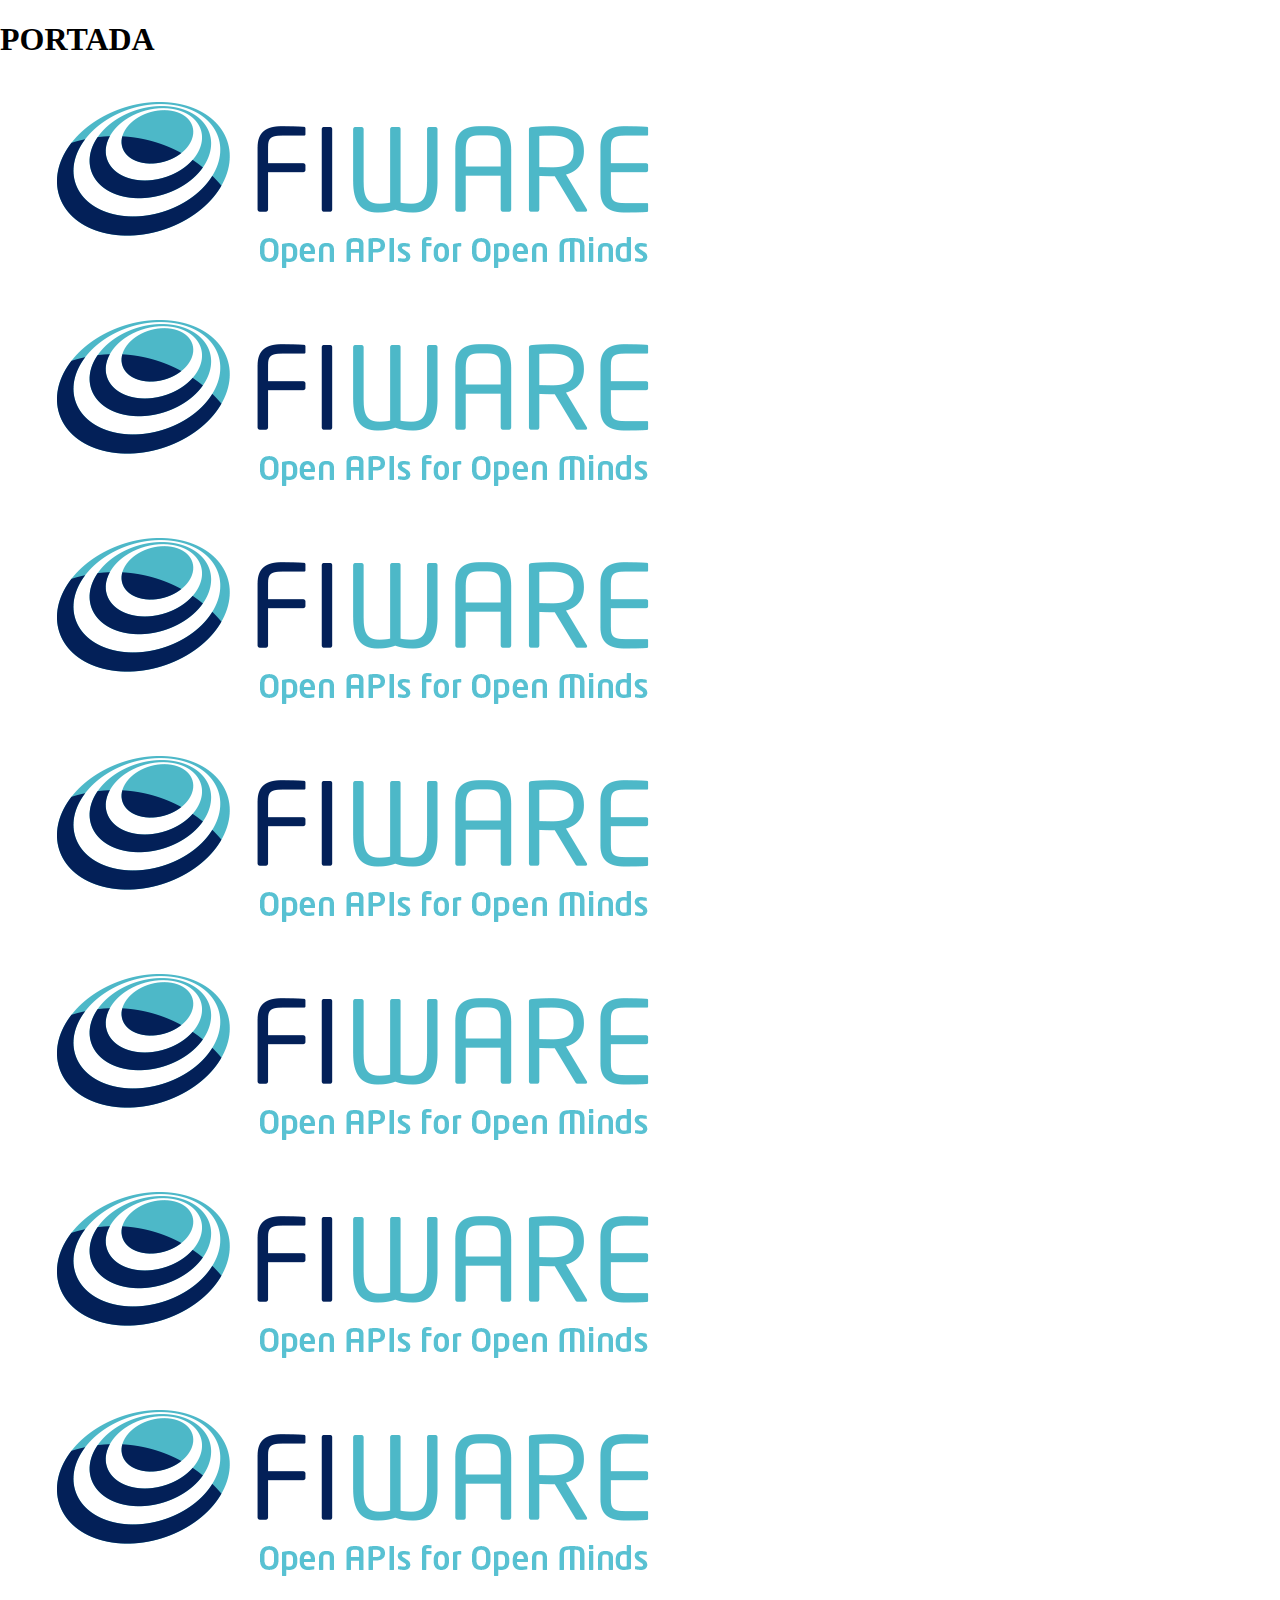
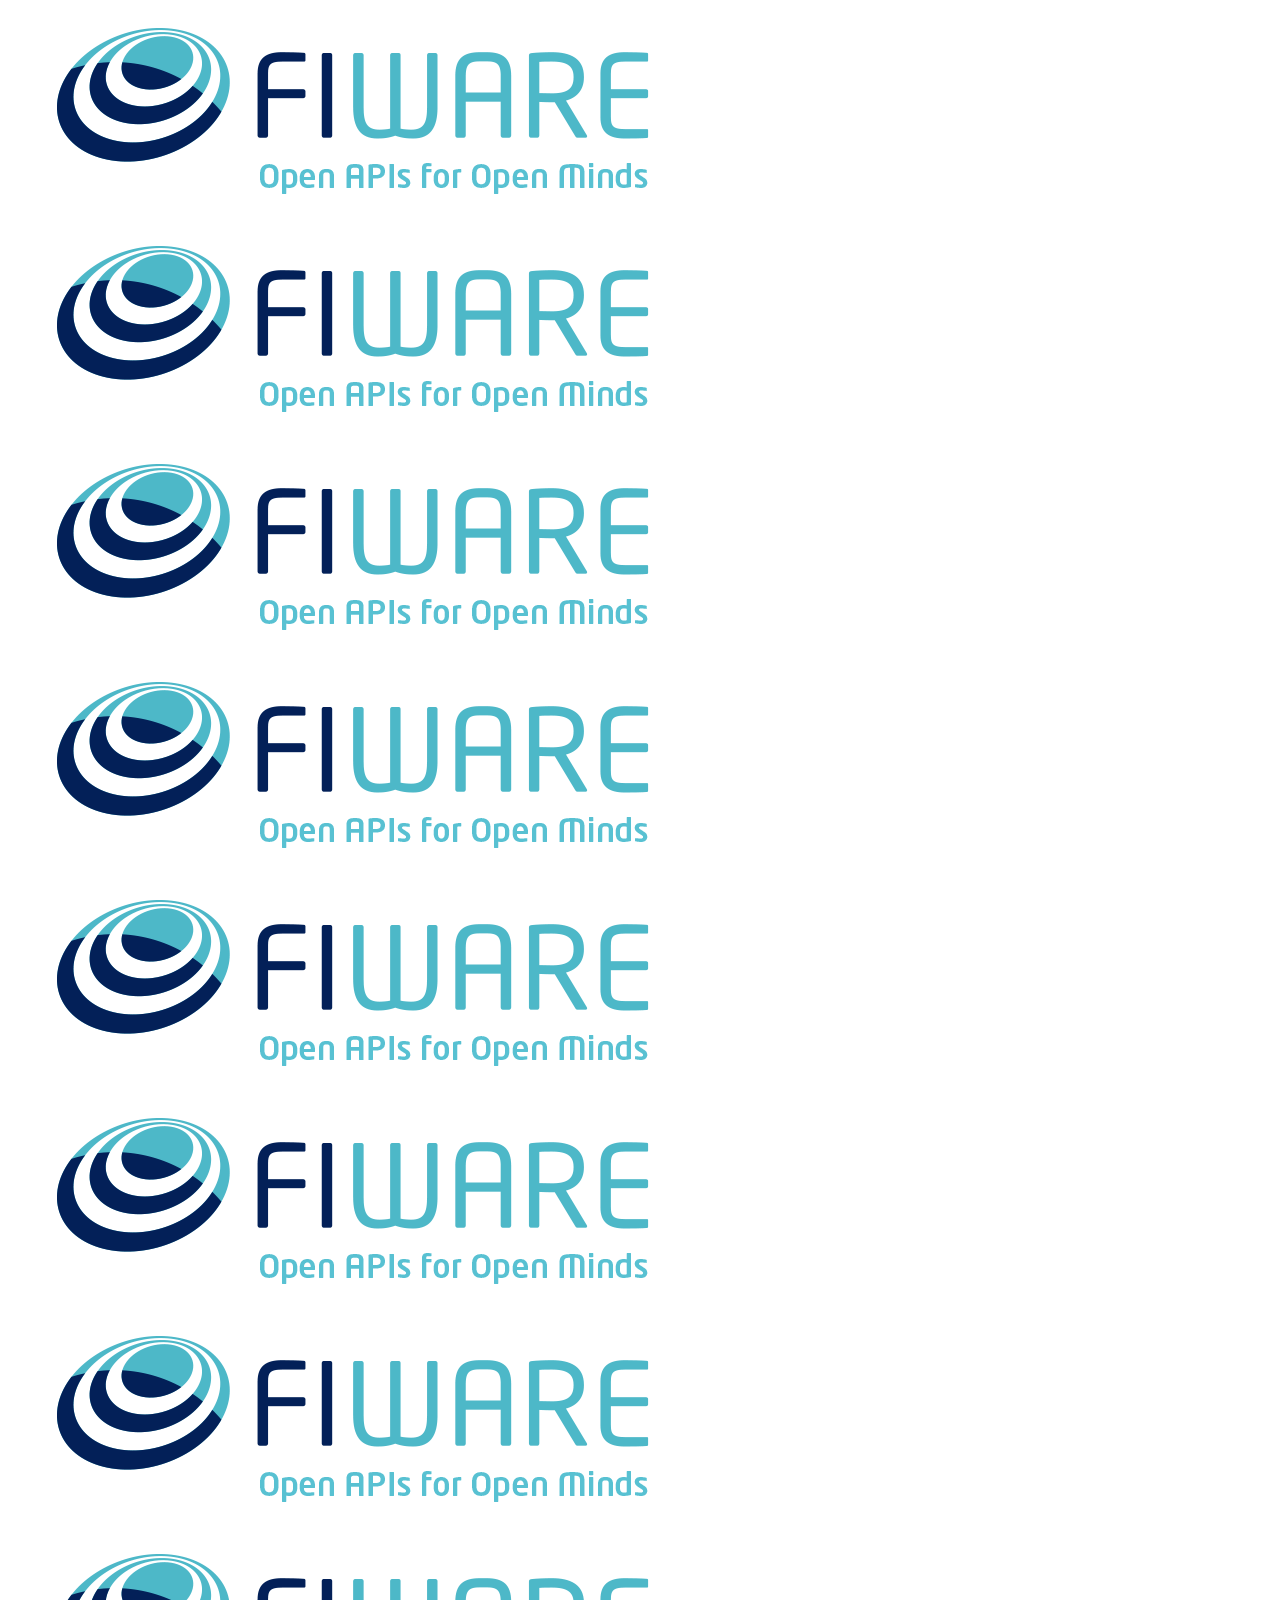
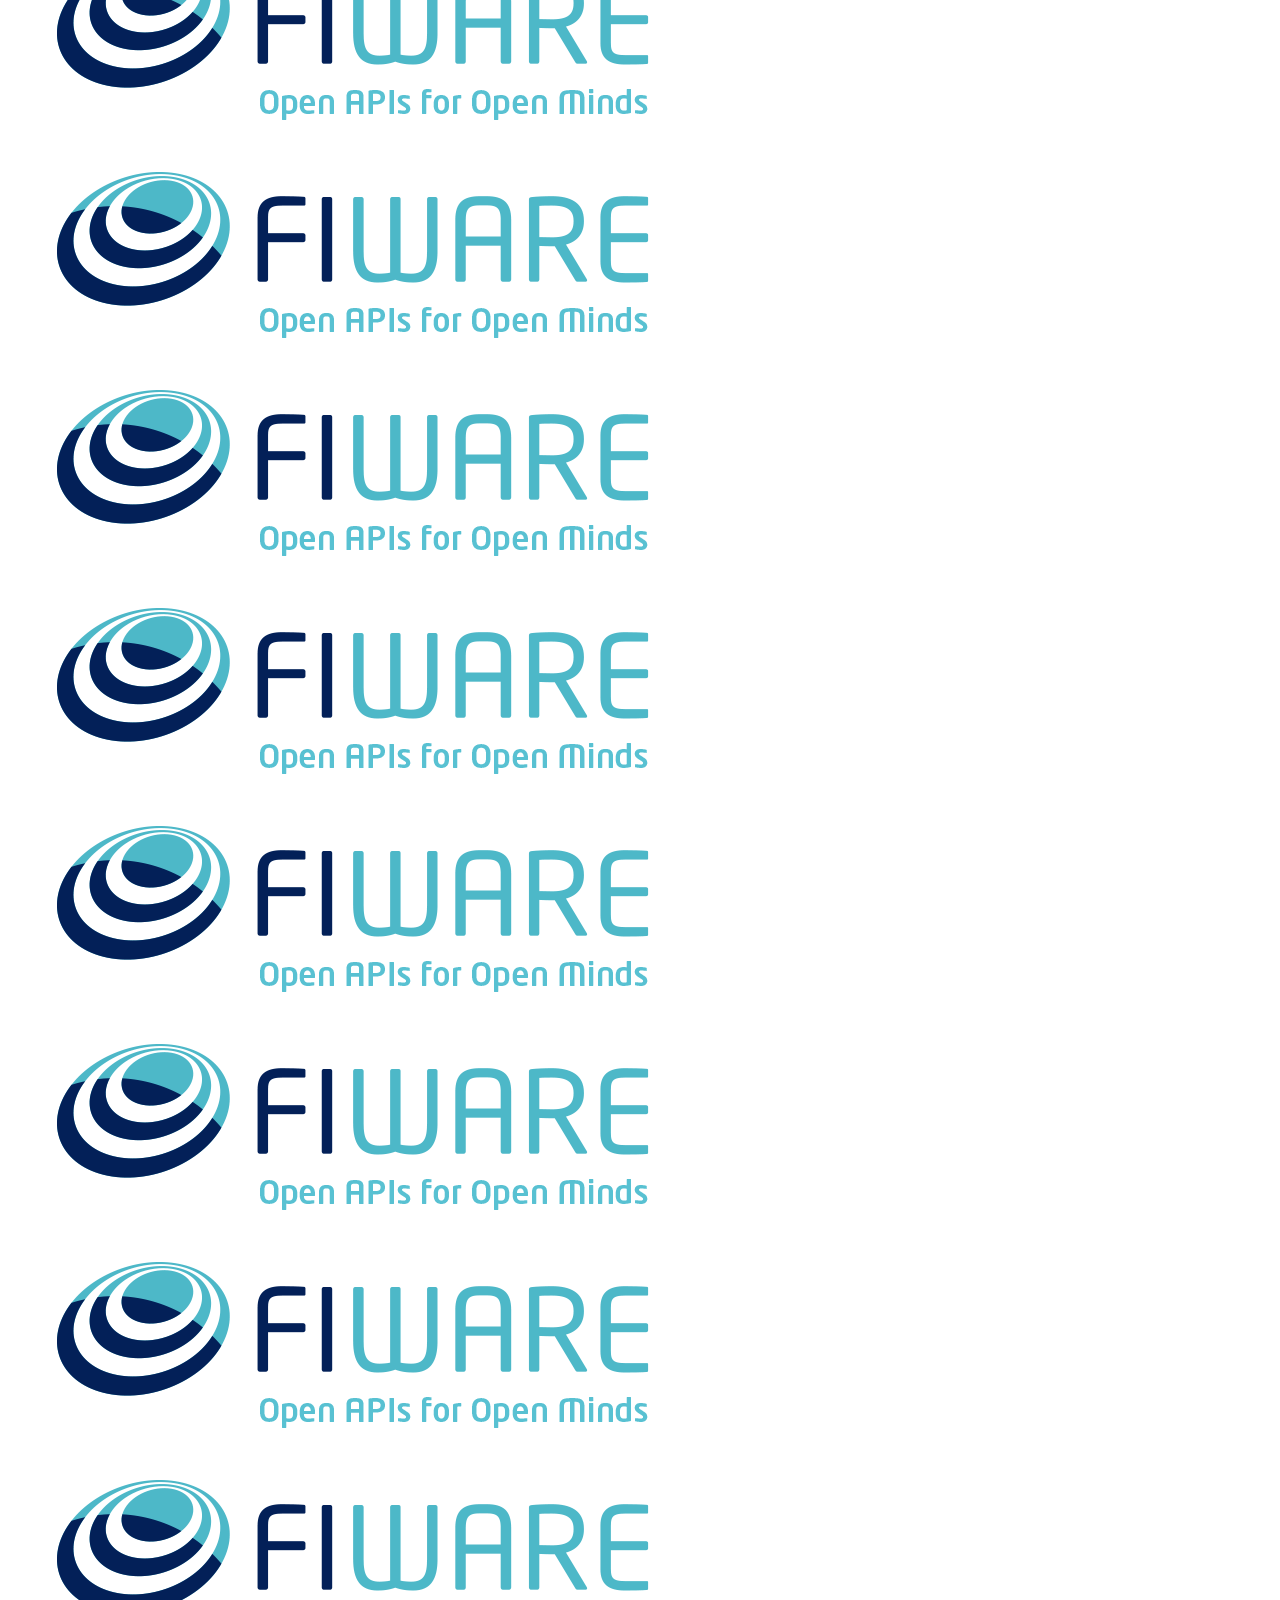
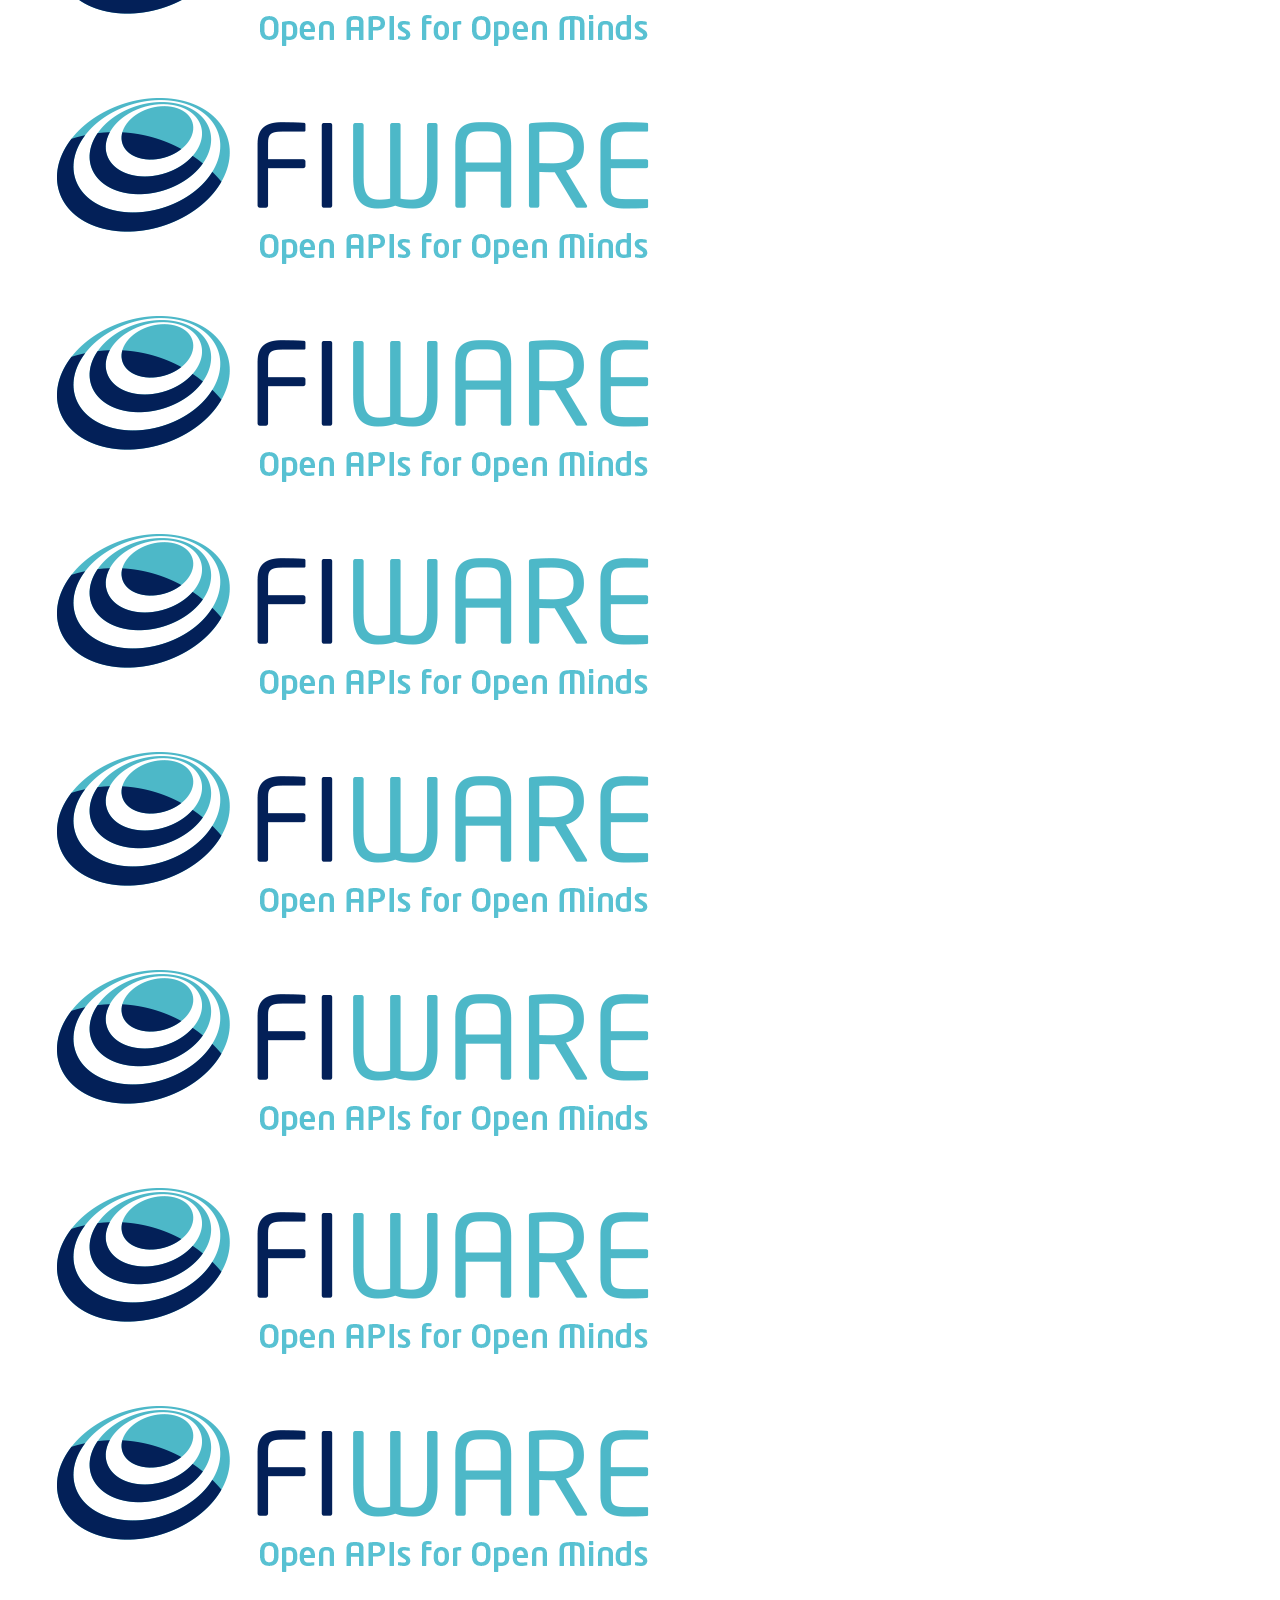
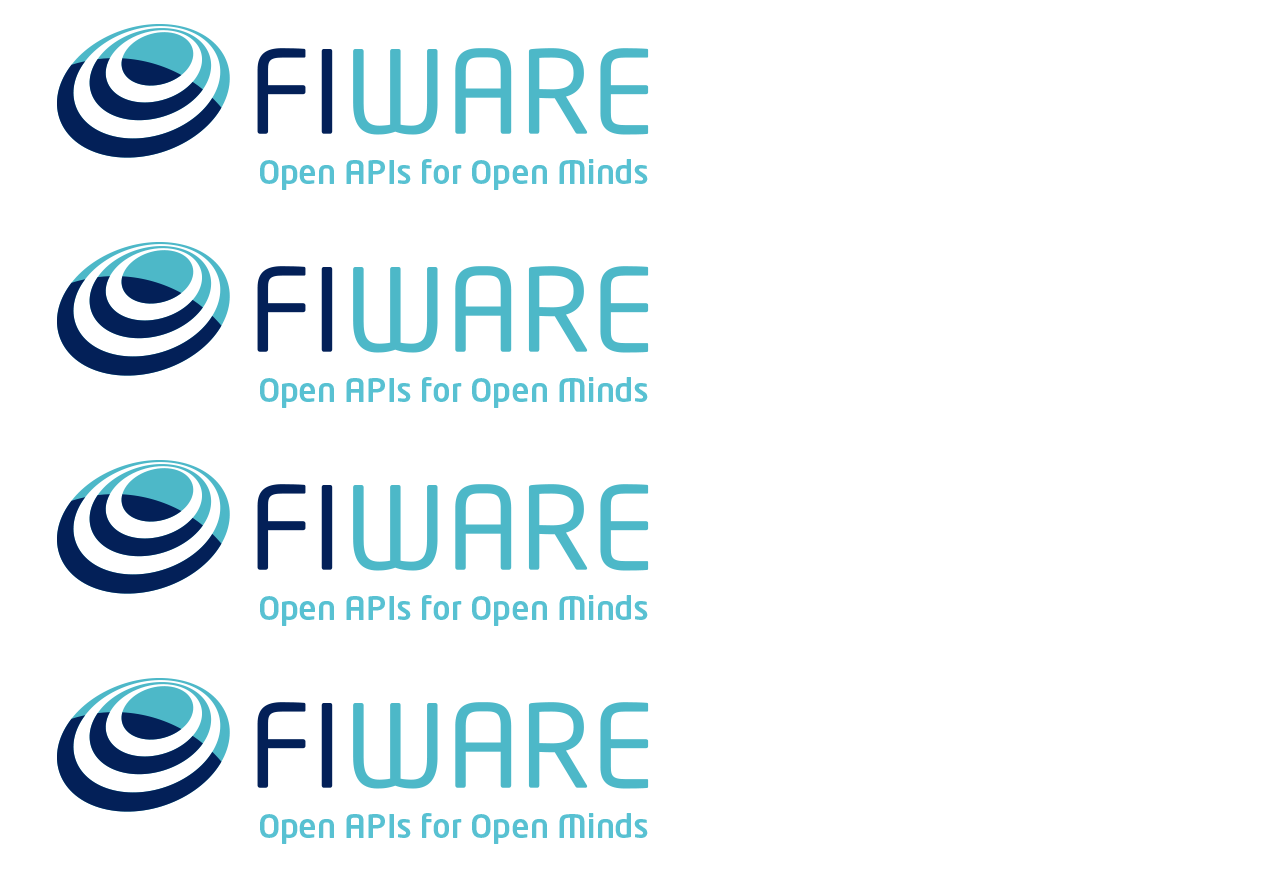
<file: css/cover.html>
<!DOCTYPE html>
<html><head><script>
function subst() {
  var vars={};
  var x=document.location.search.substring(1).split('&');
  for(var i in x) {var z=x[i].split('=',2);vars[z[0]] = unescape(z[1]);}
  var x=['frompage','topage','page','webpage','section','subsection','subsubsection'];
  for(var i in x) {
    var y = document.getElementsByClassName(x[i]);
    for(var j=0; j<y.length; ++j) y[j].textContent = vars[x[i]];
  }
}
</script></head><body style="border:0; margin: 0;" onload="subst()">
<h1> PORTADA </h1>
<div id="logo_portada"><img src="../img/fiware2.png"></div>
<div id="logo_portada"><img src="../img/fiware2.png"></div>
<div id="logo_portada"><img src="../img/fiware2.png"></div>
<div id="logo_portada"><img src="../img/fiware2.png"></div>
<div id="logo_portada"><img src="../img/fiware2.png"></div>
<div id="logo_portada"><img src="../img/fiware2.png"></div>
<div id="logo_portada"><img src="../img/fiware2.png"></div>
<div id="logo_portada"><img src="../img/fiware2.png"></div>
<div id="logo_portada"><img src="../img/fiware2.png"></div>
<div id="logo_portada"><img src="../img/fiware2.png"></div>
<div id="logo_portada"><img src="../img/fiware2.png"></div>
<div id="logo_portada"><img src="../img/fiware2.png"></div>
<div id="logo_portada"><img src="../img/fiware2.png"></div>
<div id="logo_portada"><img src="../img/fiware2.png"></div>
<div id="logo_portada"><img src="../img/fiware2.png"></div>
<div id="logo_portada"><img src="../img/fiware2.png"></div>
<div id="logo_portada"><img src="../img/fiware2.png"></div>
<div id="logo_portada"><img src="../img/fiware2.png"></div>
<div id="logo_portada"><img src="../img/fiware2.png"></div>
<div id="logo_portada"><img src="../img/fiware2.png"></div>
<div id="logo_portada"><img src="../img/fiware2.png"></div>
<div id="logo_portada"><img src="../img/fiware2.png"></div>
<div id="logo_portada"><img src="../img/fiware2.png"></div>
<div id="logo_portada"><img src="../img/fiware2.png"></div>
<div id="logo_portada"><img src="../img/fiware2.png"></div>
<div id="logo_portada"><img src="../img/fiware2.png"></div>
<div id="logo_portada"><img src="../img/fiware2.png"></div>
<div id="logo_portada"><img src="../img/fiware2.png"></div>
<div id="logo_portada"><img src="../img/fiware2.png"></div>
<div id="logo_portada"><img src="../img/fiware2.png"></div>
<div id="logo_portada"><img src="../img/fiware2.png"></div>
<div id="logo_portada"><img src="../img/fiware2.png"></div>
<div id="logo_portada"><img src="../img/fiware2.png"></div>

</body>
</html>
</file>
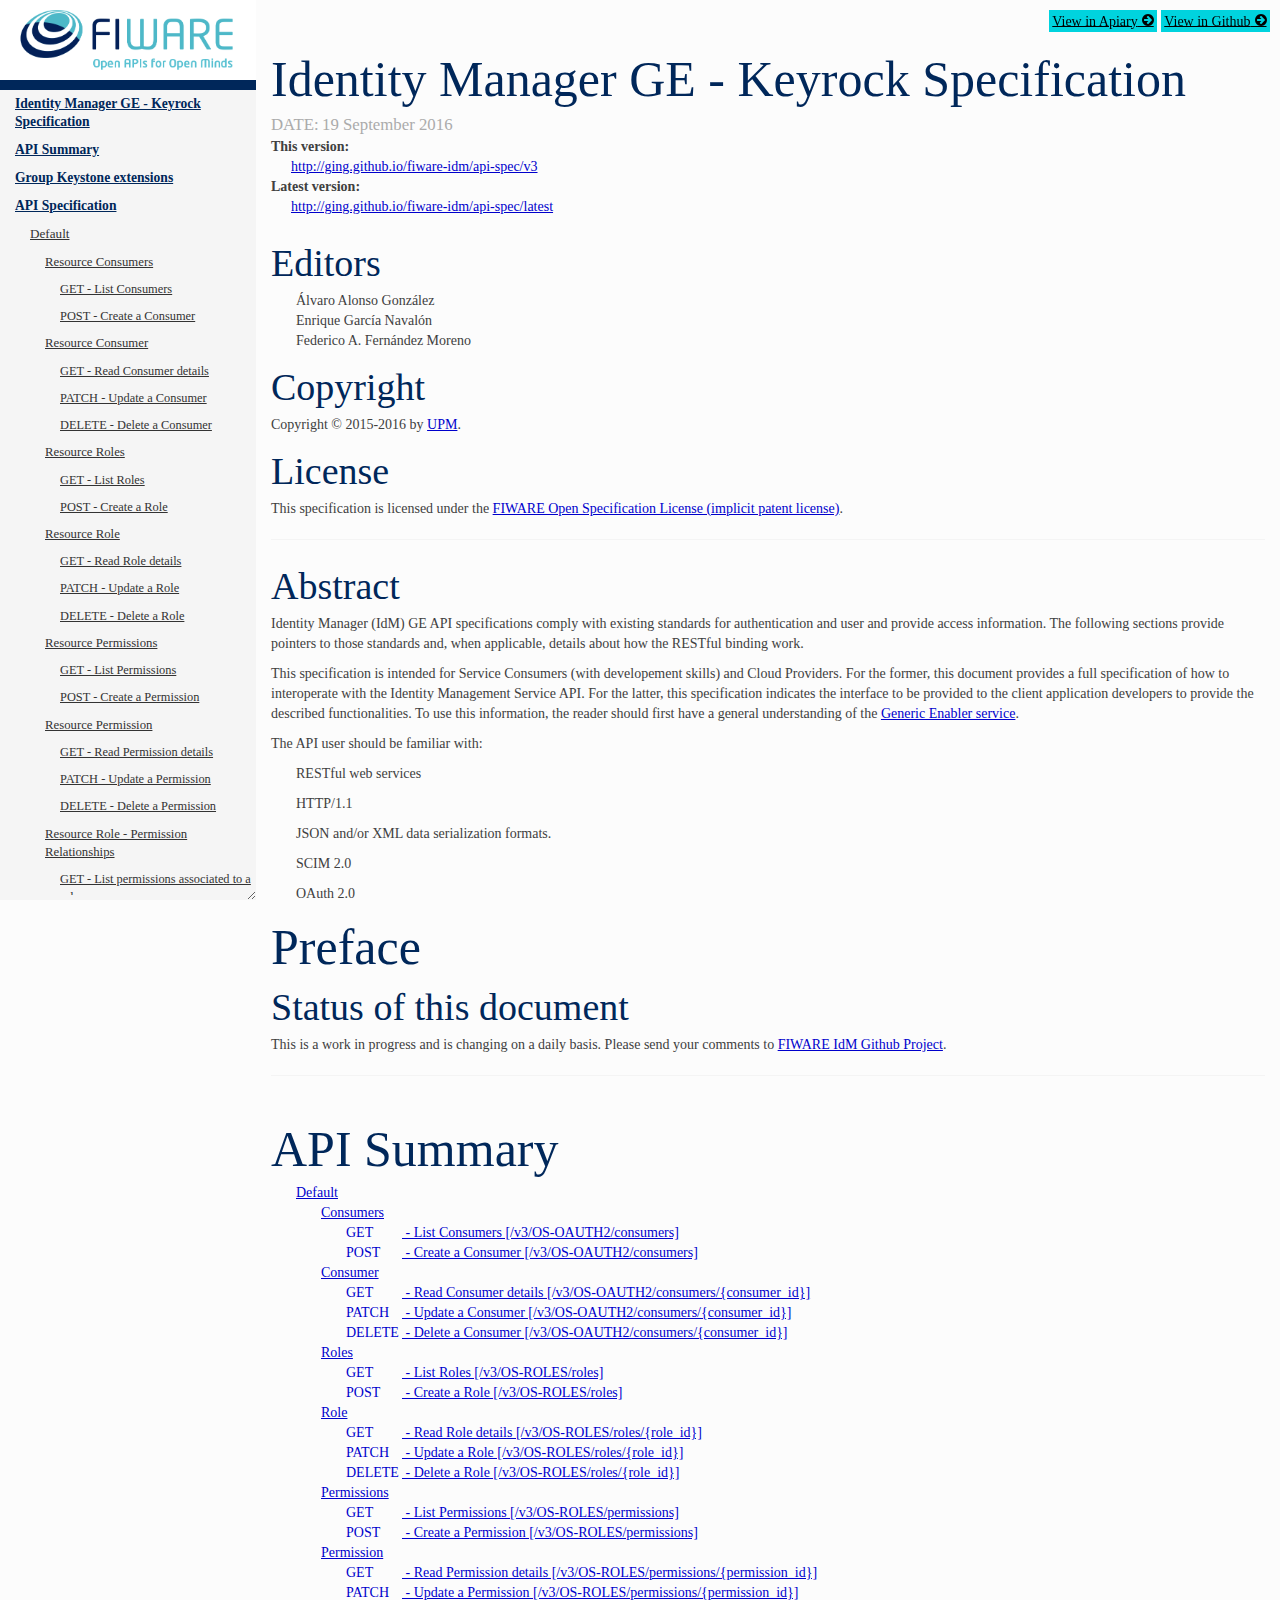
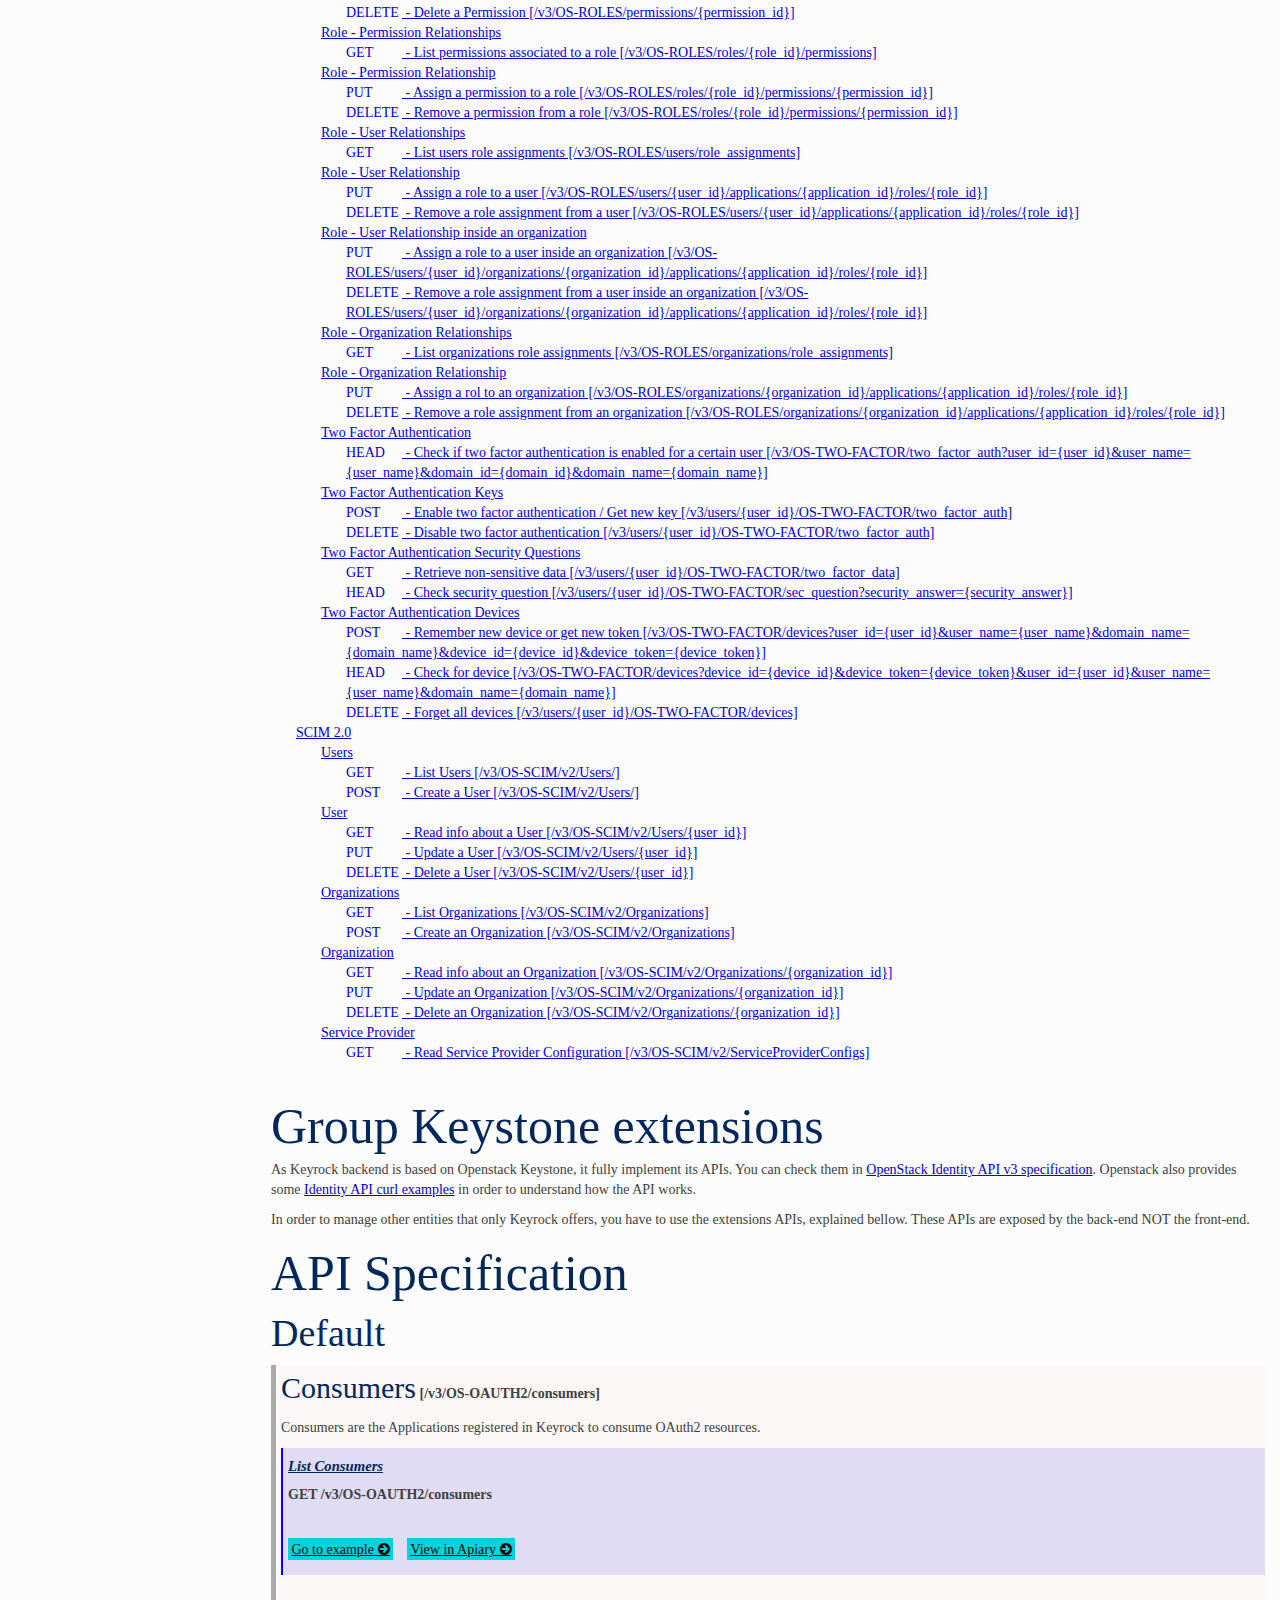
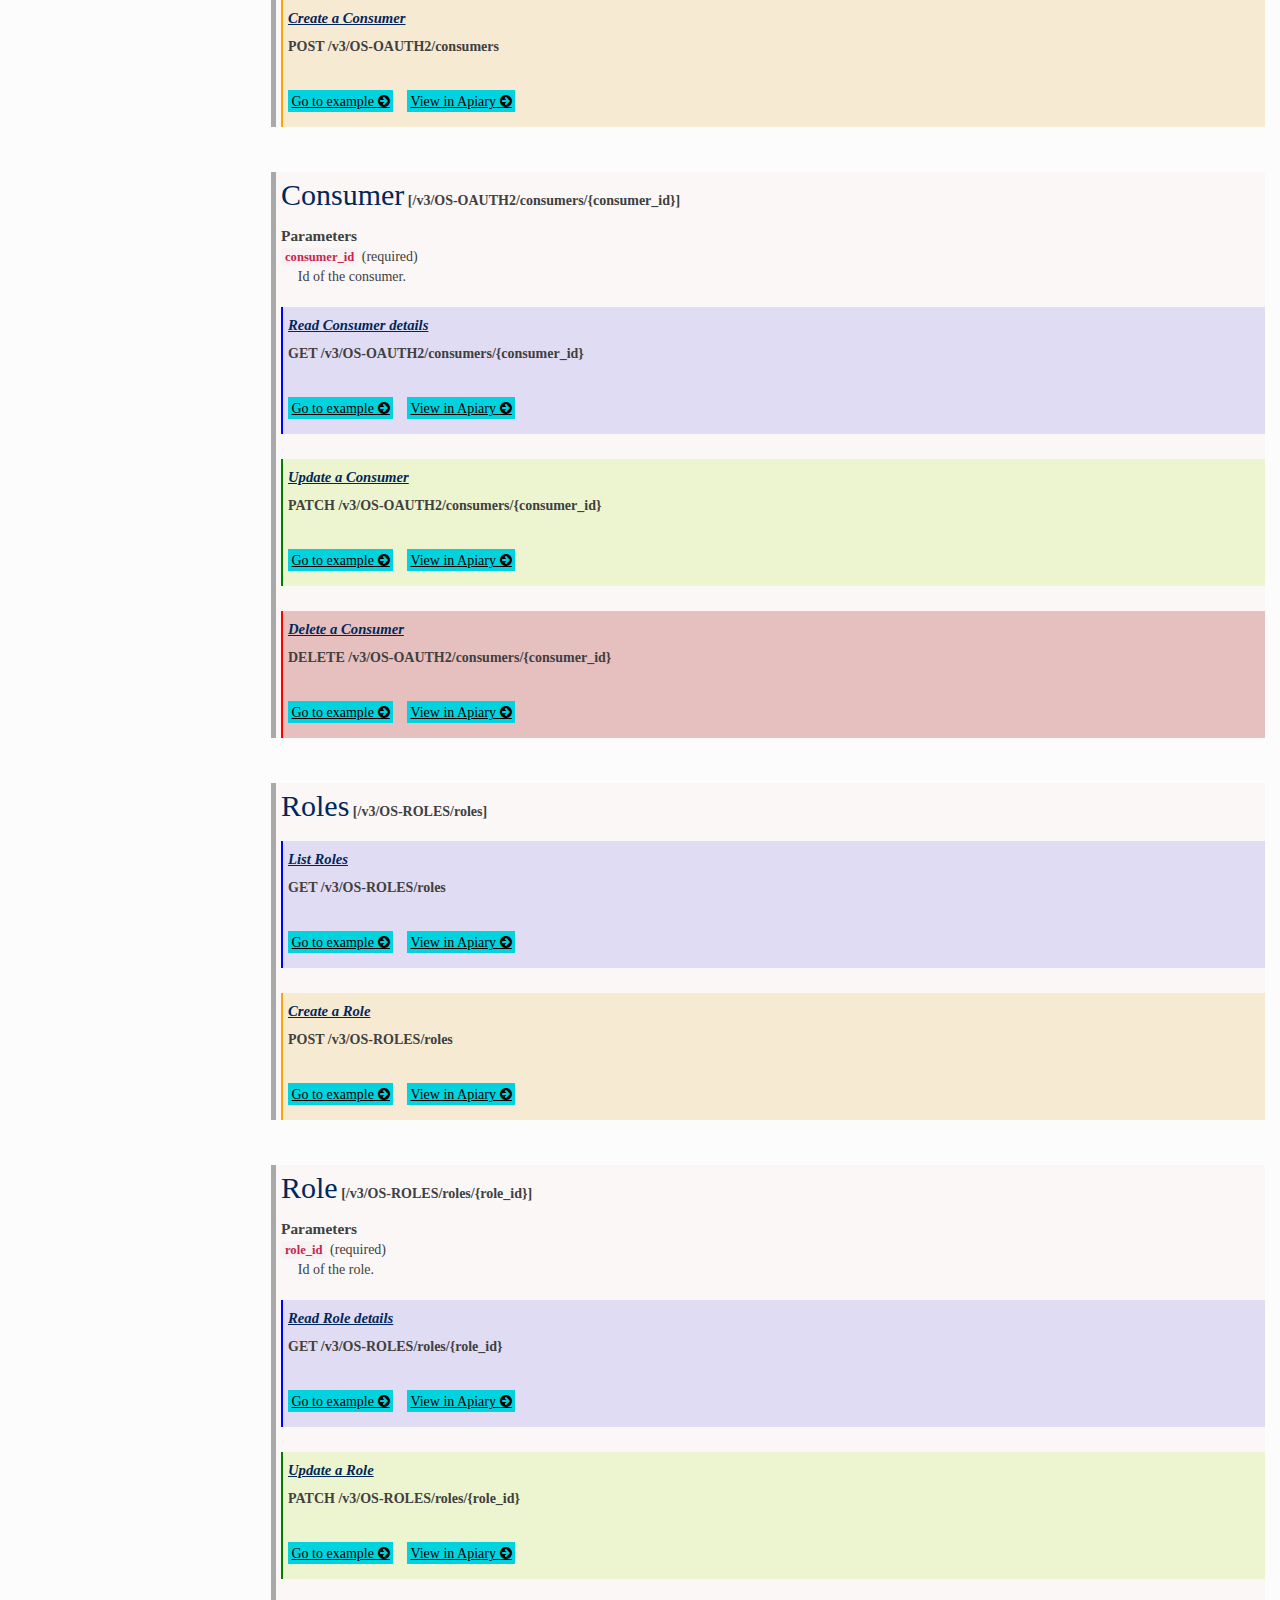
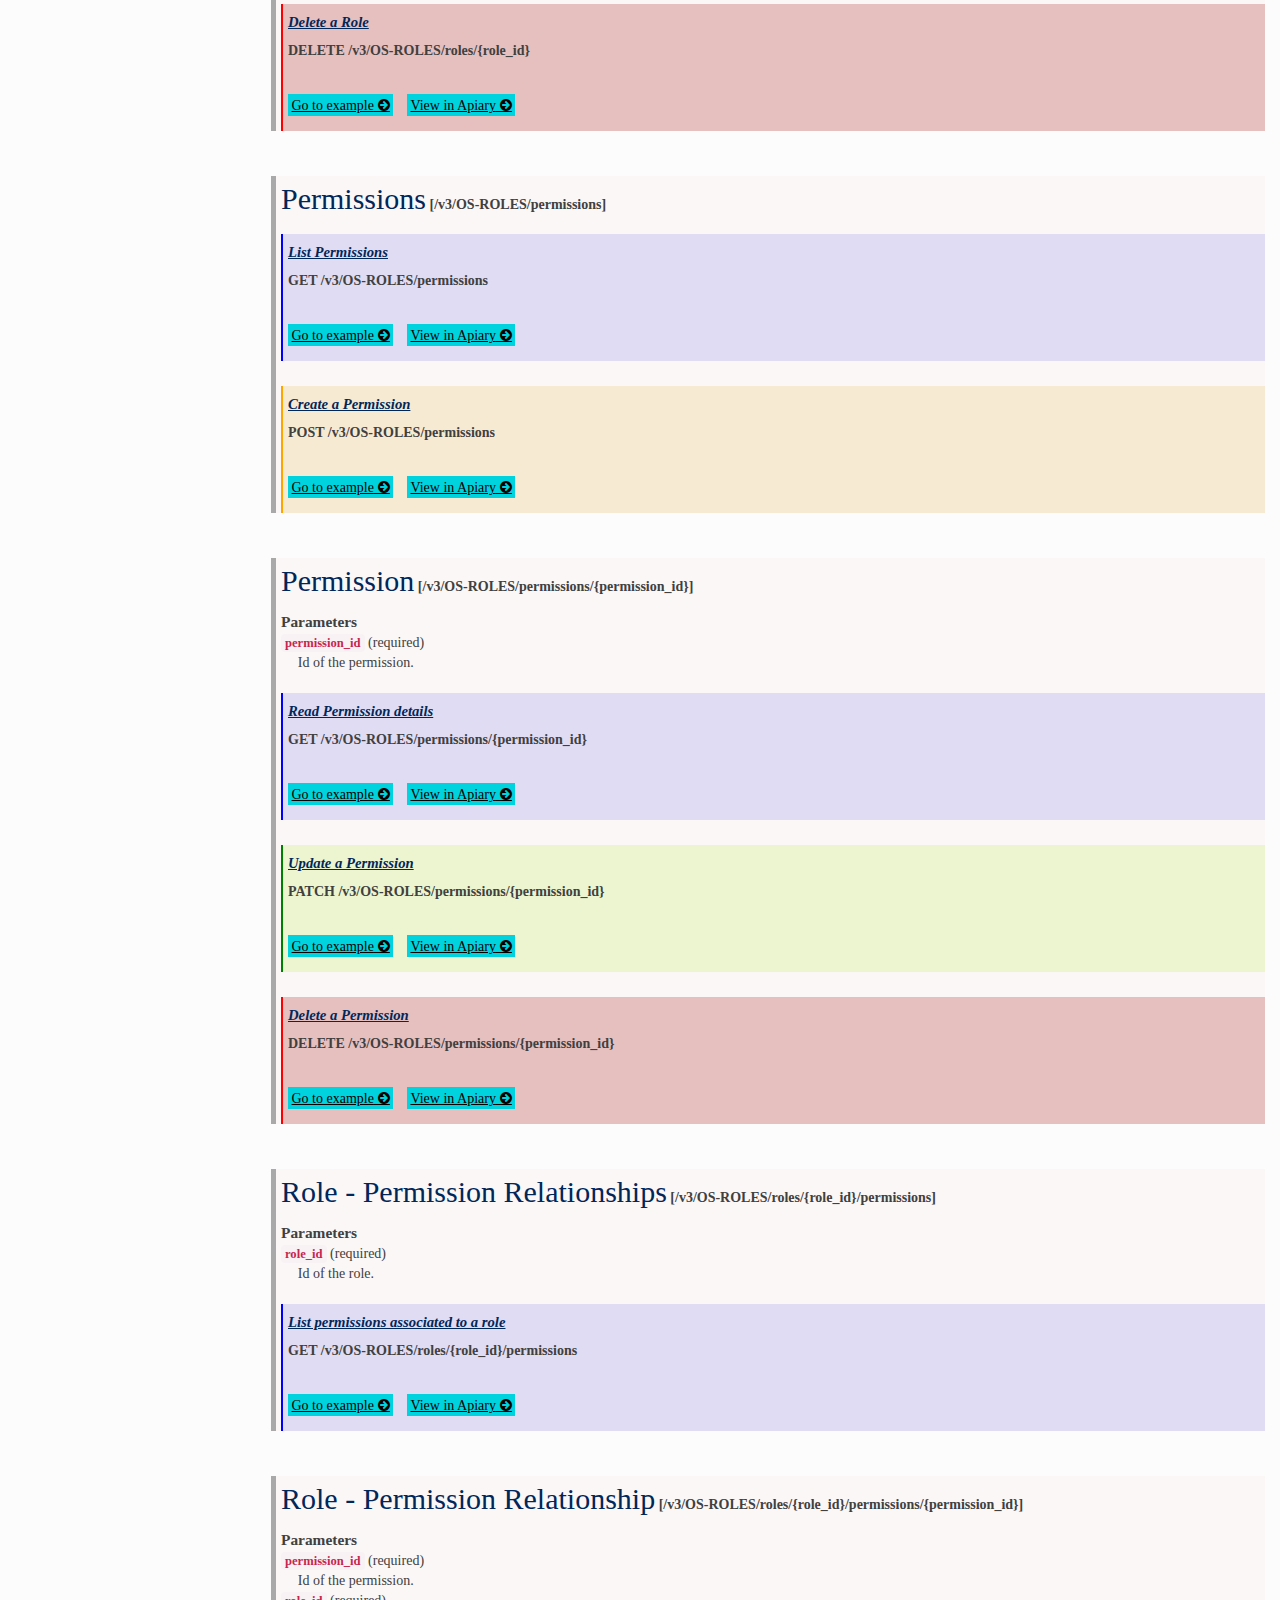
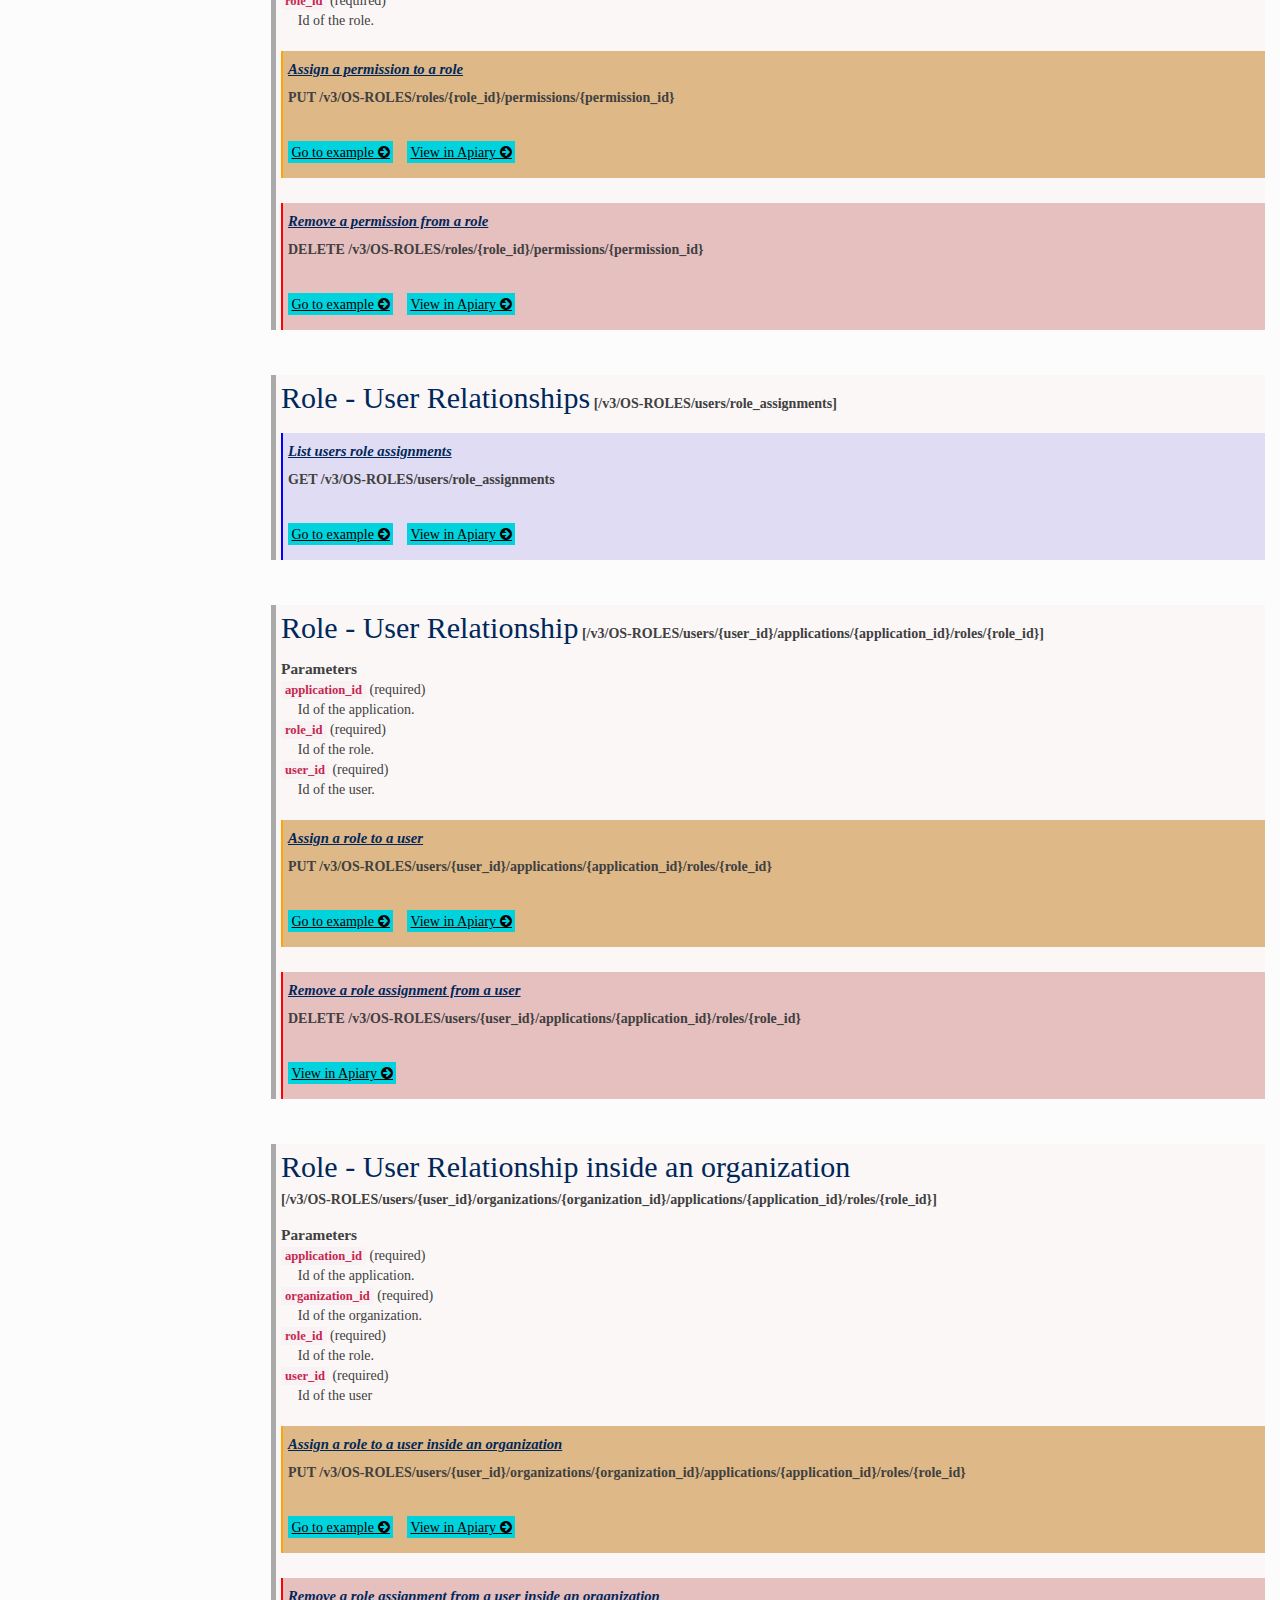
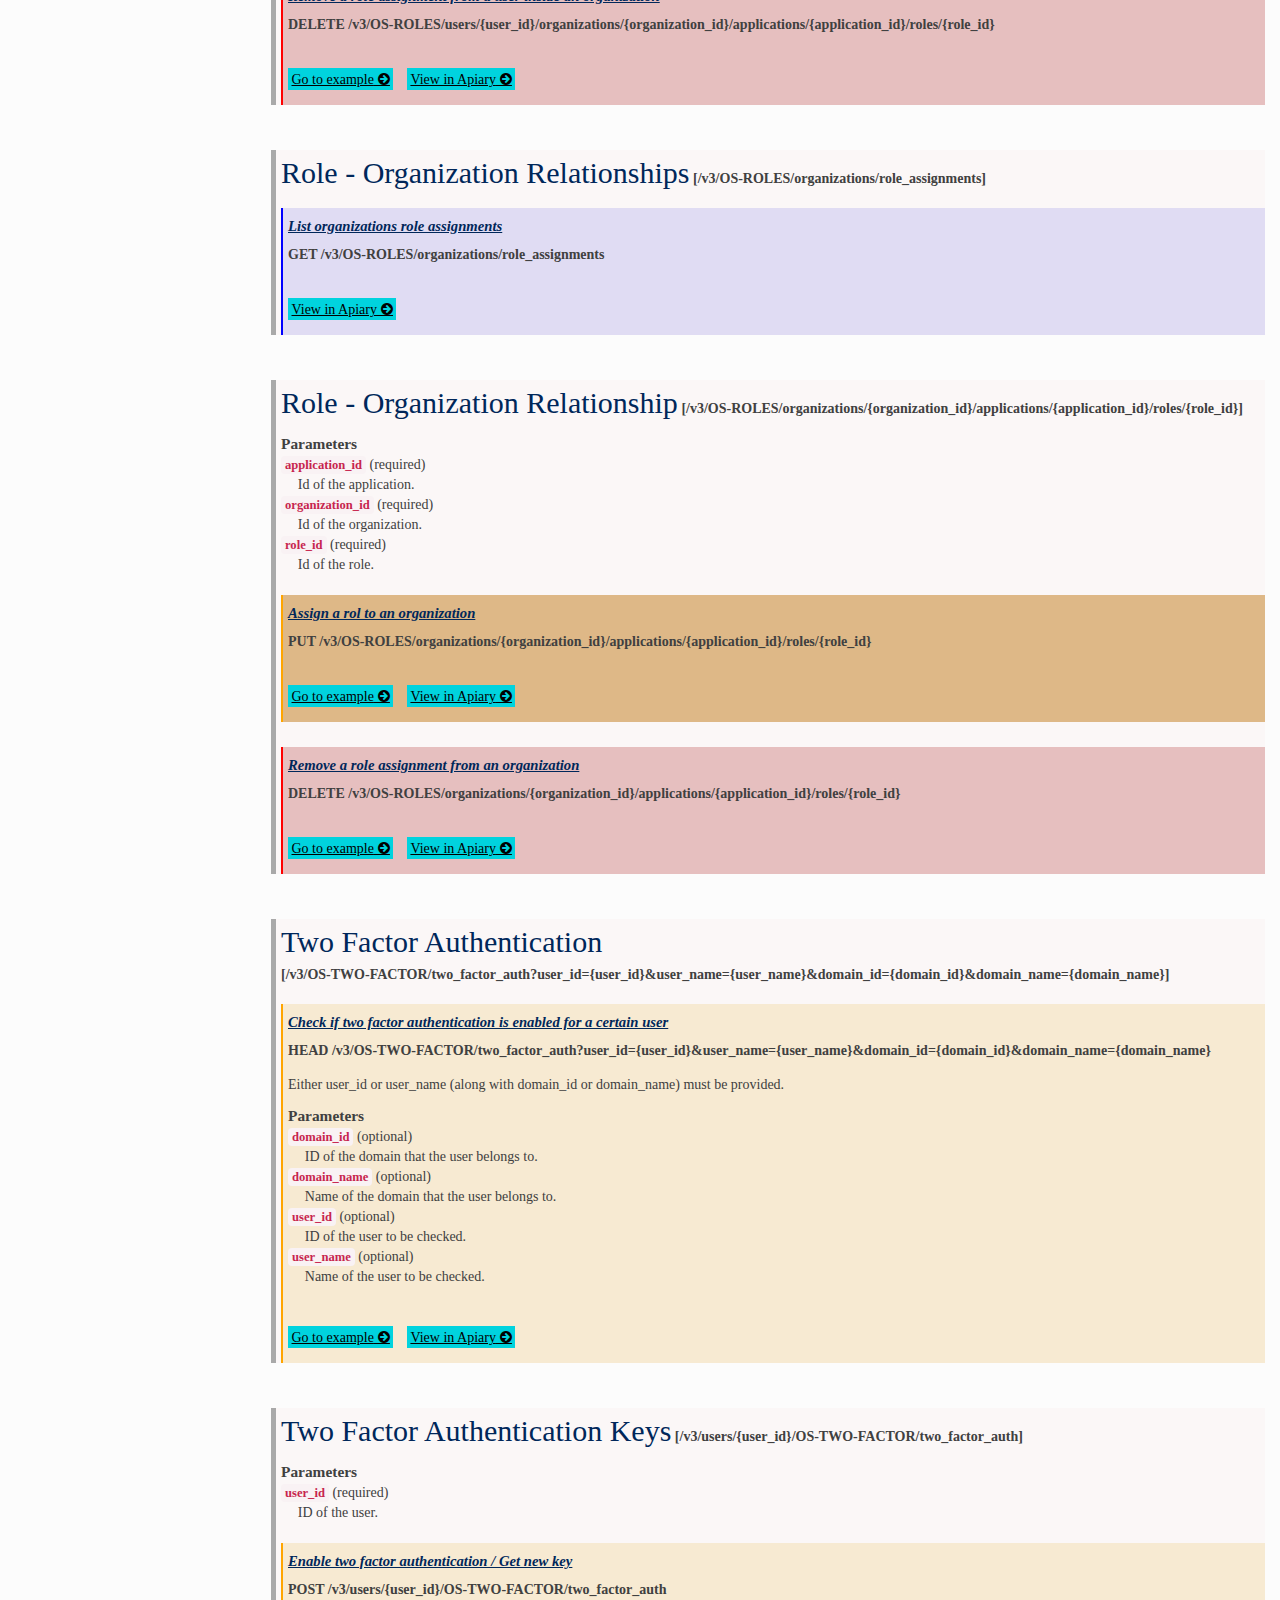
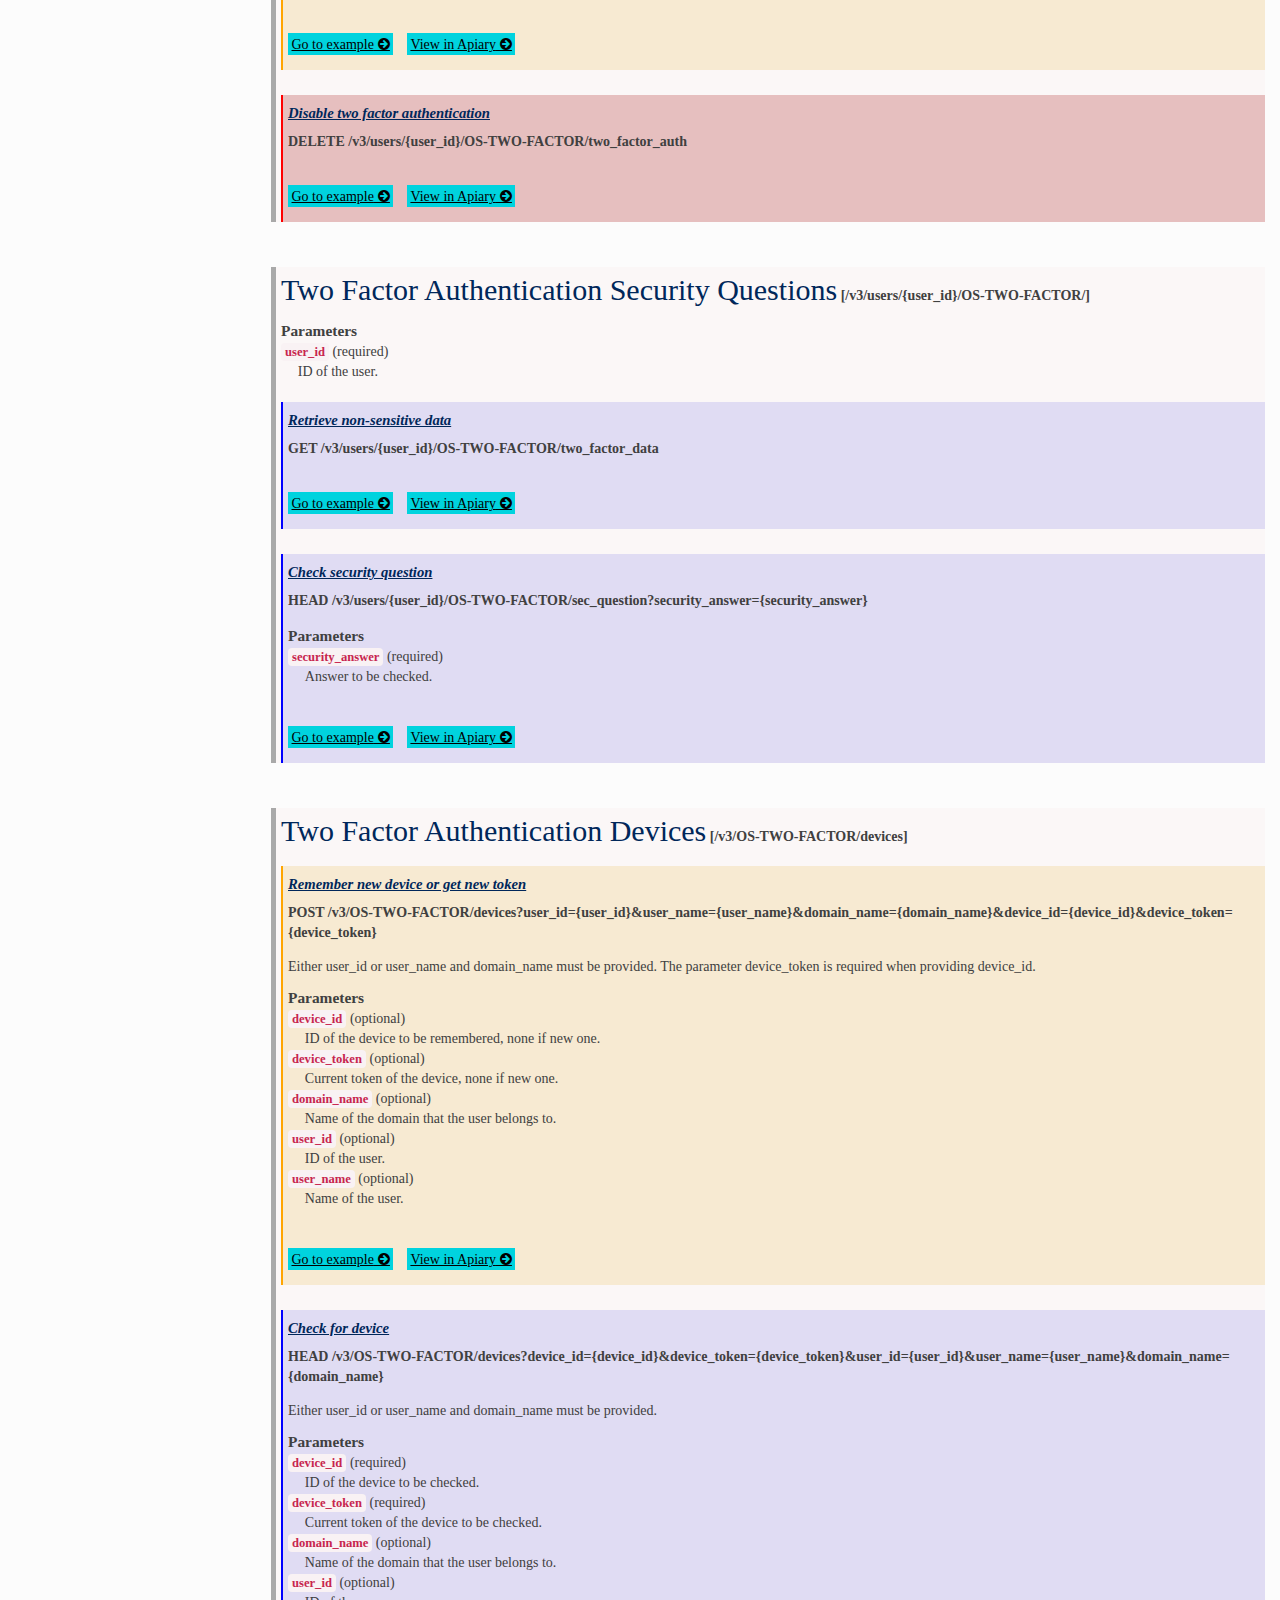
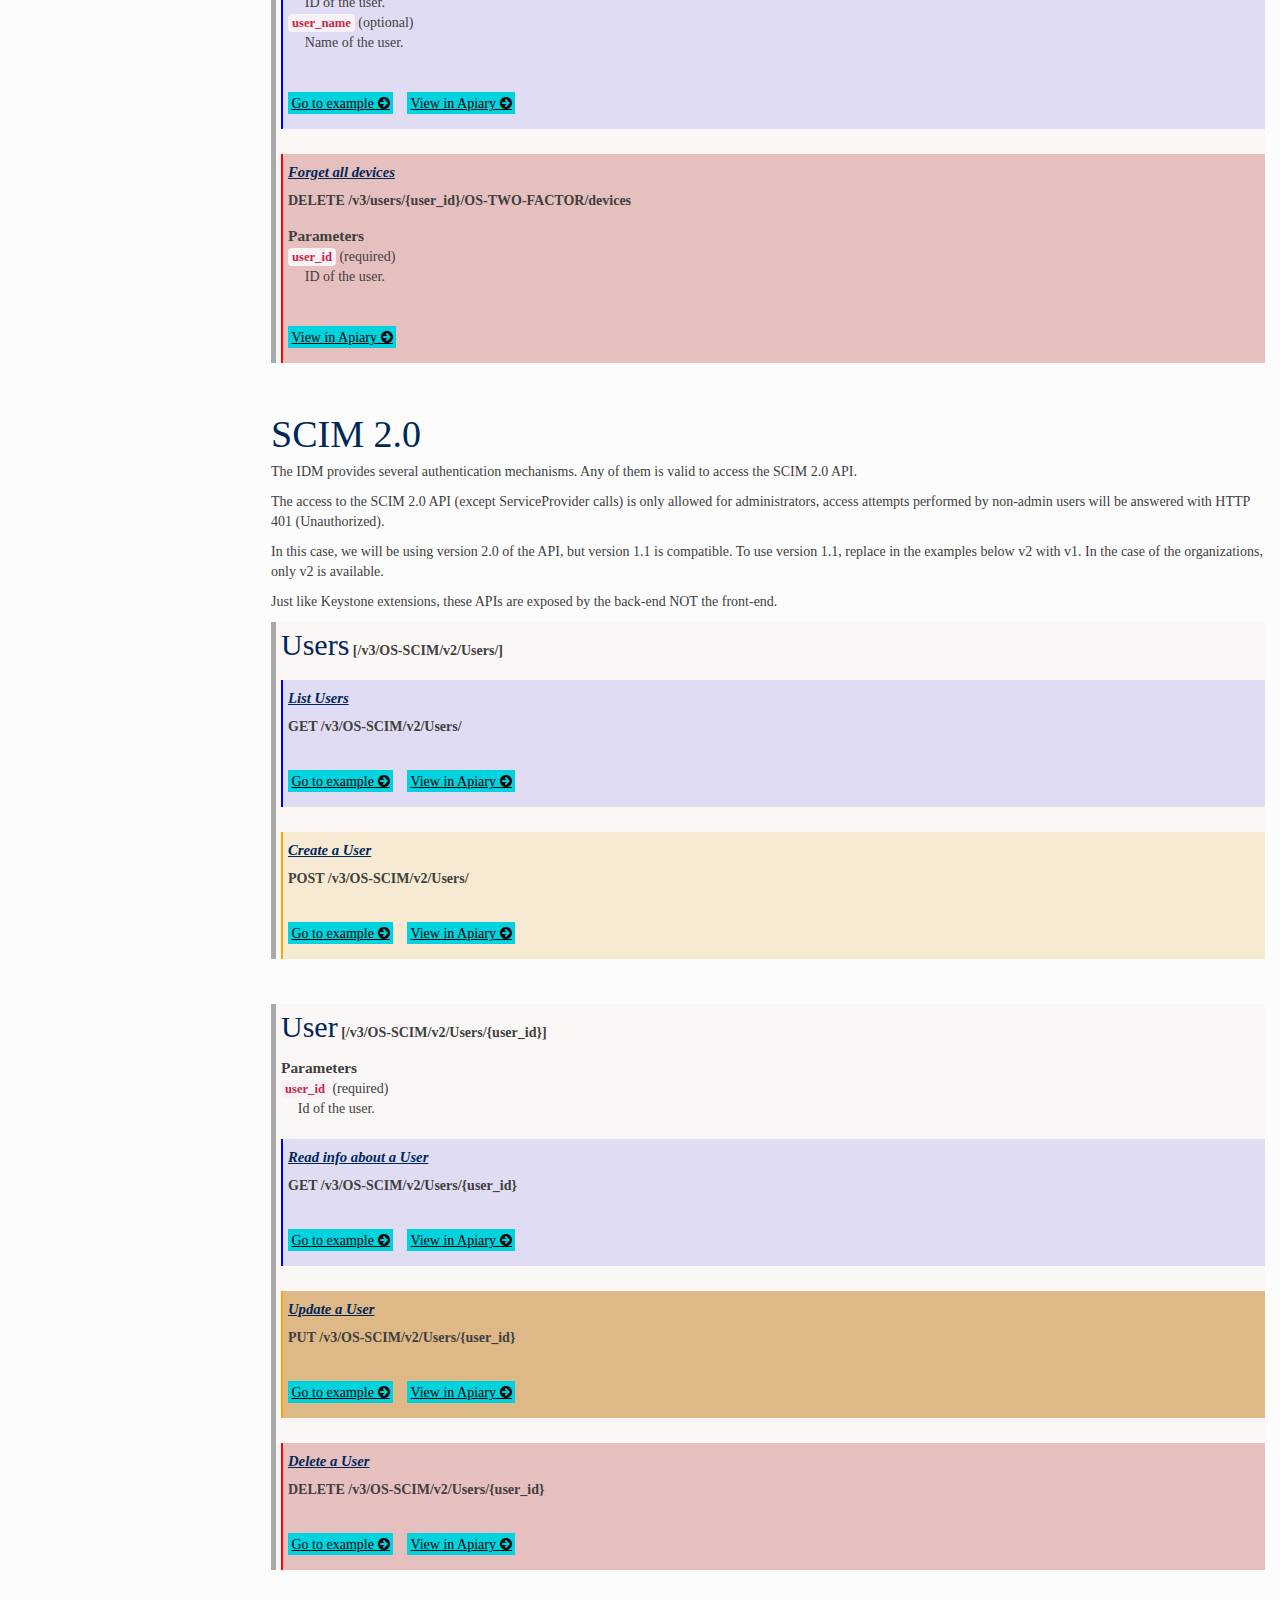
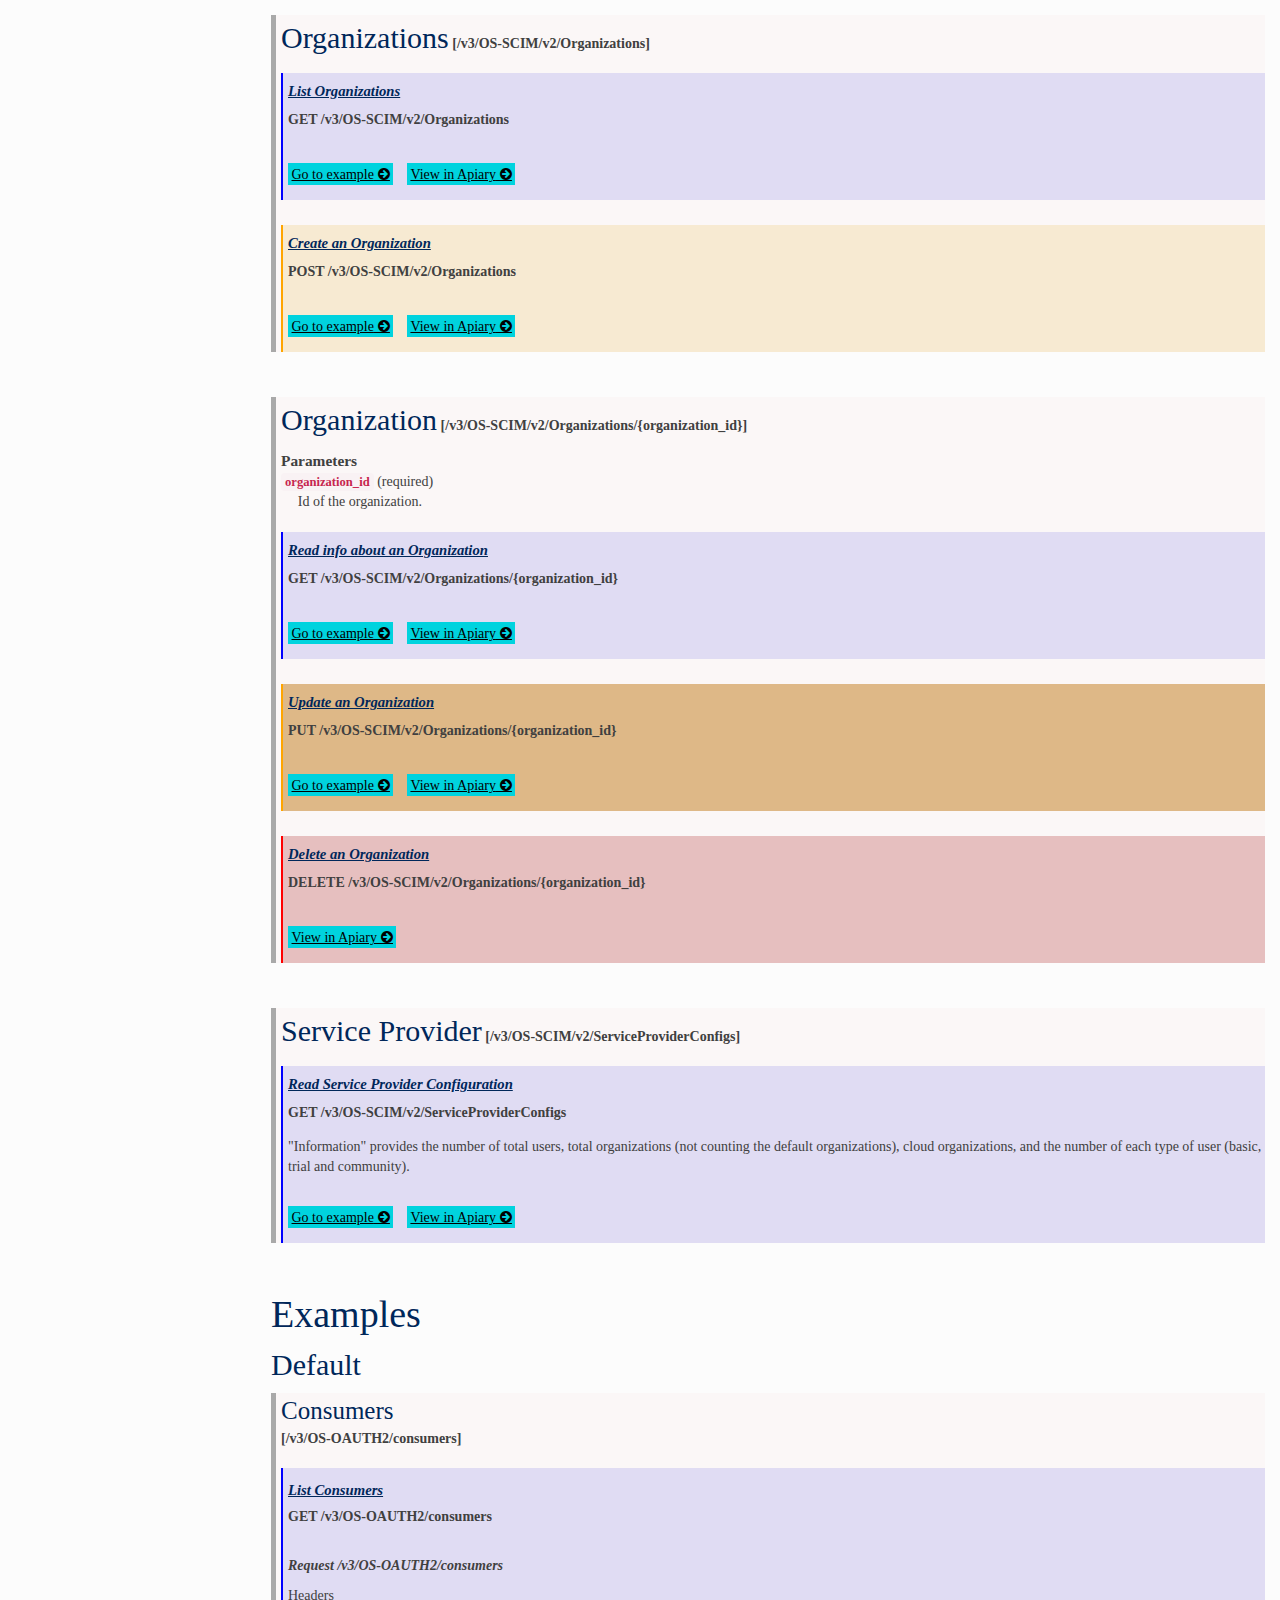
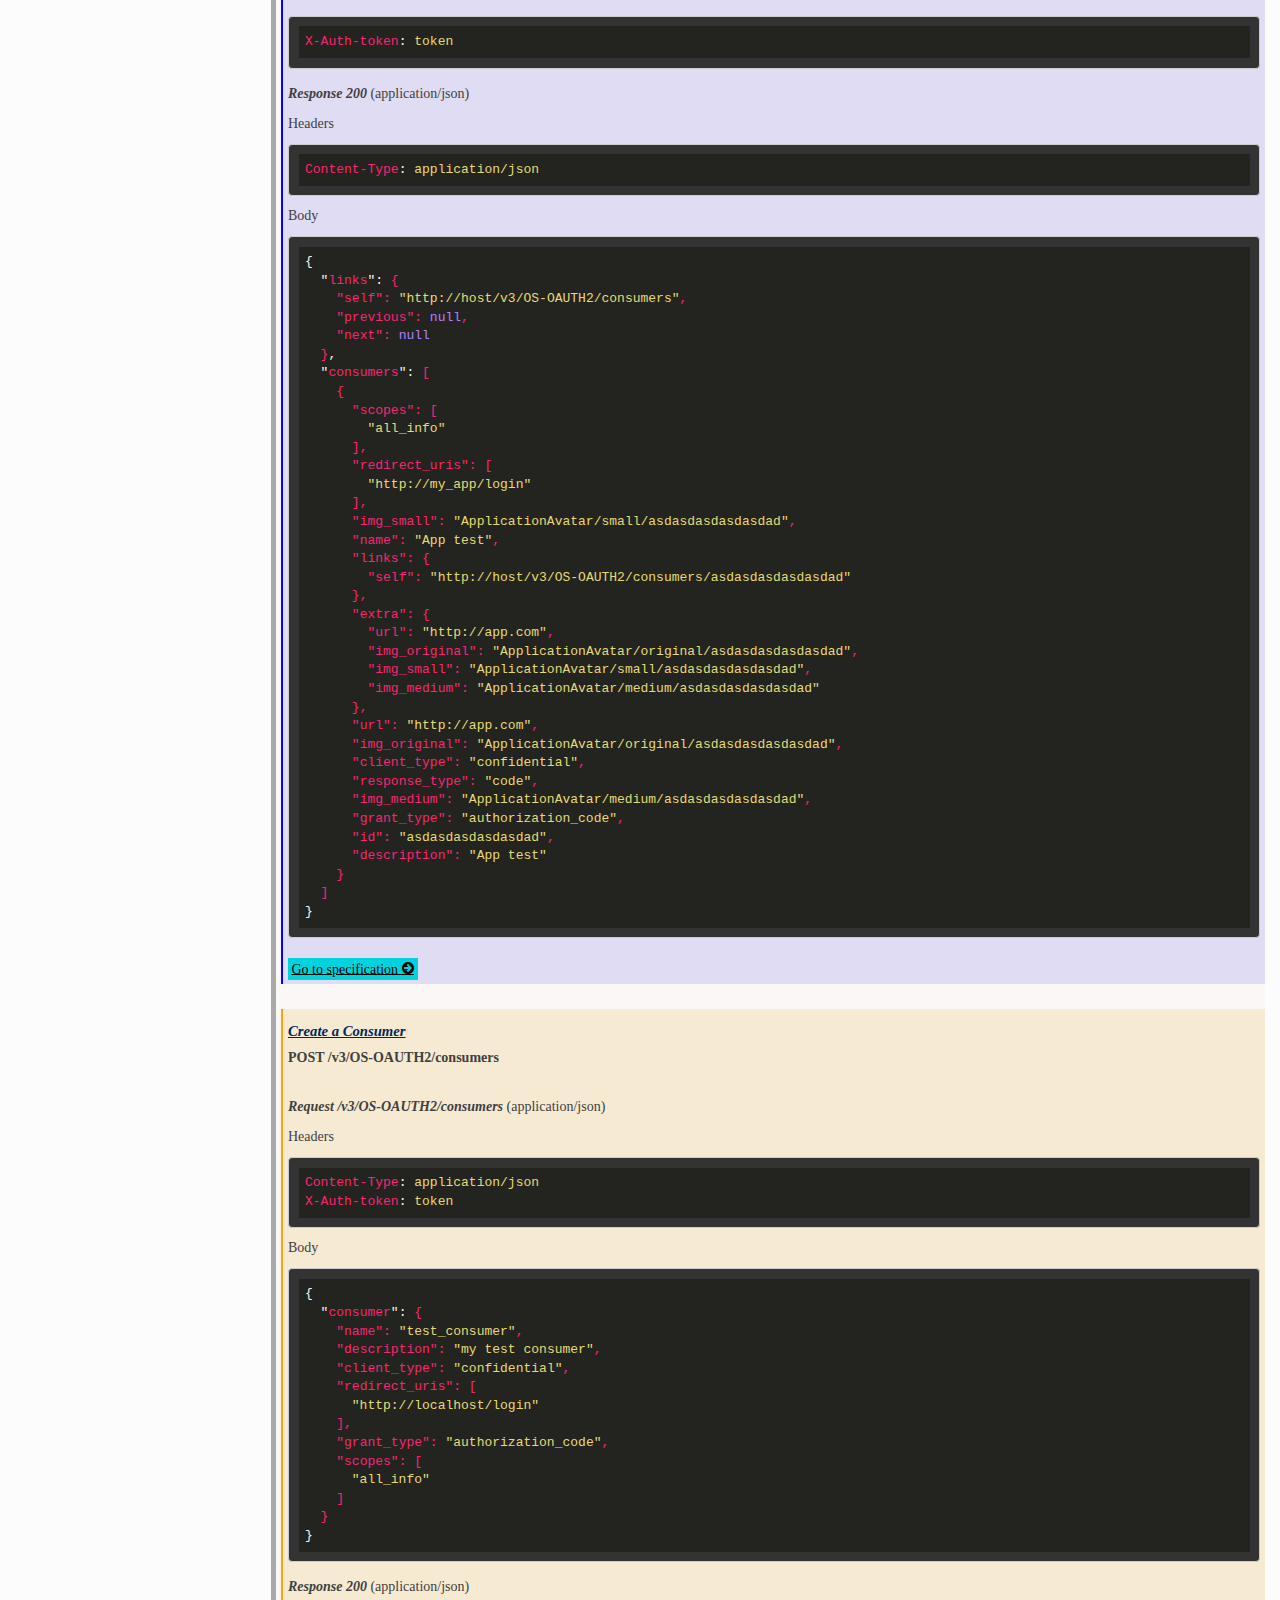
<file: api-spec/v3/api-description-document.html>
<!DOCTYPE html>
<html lang="en">
<head>
    <meta charset="utf-8">
    <meta http-equiv="X-UA-Compatible" content="IE=edge">
    <meta name="viewport" content="width=device-width, initial-scale=1">
    <title>Identity Manager GE - Keyrock</title>
    <link href="css/bootstrap-combined.no-icons.min.css" rel="stylesheet">
    <link href="css/font-awesome.css" rel="stylesheet">
    <link rel="stylesheet" href="css/bootstrap.min.css">
    <link rel="stylesheet" href="css/styles.css">
    <link rel="stylesheet" href="css/monokai.css">
    <script src="js/highlight.pack.js"></script>
    <script>hljs.initHighlightingOnLoad();</script>
    <script src="js/jquery.min.js"></script>
    <script src="js/toc-resize.js"></script>

    <link rel="stylesheet" type="text/css" href="css/api-specification.css">
    
</head>
<body id="respecDocument" class="h-entry">
<div class="container">


  <div id="TOC-container">
    
<div id="fiware-logo-container">
    <div id="fiware-logo"></div>
</div>
<nav id="toc">

        
    <ul class="toc">

        
	        
        
	        
        
	        
		        <li><a href="#API-content">Identity Manager GE - Keyrock Specification</a></li>
	        
        
	        
        
	        
        
	        
        
	        
        
	        
        


<li><a href="#api-summary">API Summary</a></li>


    
    

    
    
    <li>
        
        <a href="#group_keystone_extensions" title = "Group Keystone extensions" > Group Keystone extensions </a>
        
    <ul class="toc">
    
   




 </ul>
</li>








<li><a href="#API_specification">API Specification</a>
    <ul class="toc">
    

                        <li>
                            
                                <a href="#default_group" title = "Group default">Default</a>
                            
                            <ul class="toc">
                              
                                
                                    <li>
                                        <a href="#resource_consumers" title = "Resource Consumers">Resource Consumers</a>
                                        <ul class="toc  ">
                                        
                                            
                                                <li><a href="#action_list-consumers" title ="GET - List Consumers">GET - List Consumers</a></li>
                                            

                                        
                                            
                                                <li><a href="#action_create-a-consumer" title ="POST - Create a Consumer">POST - Create a Consumer</a></li>
                                            

                                        
                                        </ul>
                                    </li>
                                
                              
                                
                                    <li>
                                        <a href="#resource_consumer" title = "Resource Consumer">Resource Consumer</a>
                                        <ul class="toc  ">
                                        
                                            
                                                <li><a href="#action_read-consumer-details" title ="GET - Read Consumer details">GET - Read Consumer details</a></li>
                                            

                                        
                                            
                                                <li><a href="#action_update-a-consumer" title ="PATCH - Update a Consumer">PATCH - Update a Consumer</a></li>
                                            

                                        
                                            
                                                <li><a href="#action_delete-a-consumer" title ="DELETE - Delete a Consumer">DELETE - Delete a Consumer</a></li>
                                            

                                        
                                        </ul>
                                    </li>
                                
                              
                                
                                    <li>
                                        <a href="#resource_roles" title = "Resource Roles">Resource Roles</a>
                                        <ul class="toc  ">
                                        
                                            
                                                <li><a href="#action_list-roles" title ="GET - List Roles">GET - List Roles</a></li>
                                            

                                        
                                            
                                                <li><a href="#action_create-a-role" title ="POST - Create a Role">POST - Create a Role</a></li>
                                            

                                        
                                        </ul>
                                    </li>
                                
                              
                                
                                    <li>
                                        <a href="#resource_role" title = "Resource Role">Resource Role</a>
                                        <ul class="toc  ">
                                        
                                            
                                                <li><a href="#action_read-role-details" title ="GET - Read Role details">GET - Read Role details</a></li>
                                            

                                        
                                            
                                                <li><a href="#action_update-a-role" title ="PATCH - Update a Role">PATCH - Update a Role</a></li>
                                            

                                        
                                            
                                                <li><a href="#action_delete-a-role" title ="DELETE - Delete a Role">DELETE - Delete a Role</a></li>
                                            

                                        
                                        </ul>
                                    </li>
                                
                              
                                
                                    <li>
                                        <a href="#resource_permissions" title = "Resource Permissions">Resource Permissions</a>
                                        <ul class="toc  ">
                                        
                                            
                                                <li><a href="#action_list-permissions" title ="GET - List Permissions">GET - List Permissions</a></li>
                                            

                                        
                                            
                                                <li><a href="#action_create-a-permission" title ="POST - Create a Permission">POST - Create a Permission</a></li>
                                            

                                        
                                        </ul>
                                    </li>
                                
                              
                                
                                    <li>
                                        <a href="#resource_permission" title = "Resource Permission">Resource Permission</a>
                                        <ul class="toc  ">
                                        
                                            
                                                <li><a href="#action_read-permission-details" title ="GET - Read Permission details">GET - Read Permission details</a></li>
                                            

                                        
                                            
                                                <li><a href="#action_update-a-permission" title ="PATCH - Update a Permission">PATCH - Update a Permission</a></li>
                                            

                                        
                                            
                                                <li><a href="#action_delete-a-permission" title ="DELETE - Delete a Permission">DELETE - Delete a Permission</a></li>
                                            

                                        
                                        </ul>
                                    </li>
                                
                              
                                
                                    <li>
                                        <a href="#resource_role-permission-relationships" title = "Resource Role - Permission Relationships">Resource Role - Permission Relationships</a>
                                        <ul class="toc  ">
                                        
                                            
                                                <li><a href="#action_list-permissions-associated-to-a-role" title ="GET - List permissions associated to a role">GET - List permissions associated to a role</a></li>
                                            

                                        
                                        </ul>
                                    </li>
                                
                              
                                
                                    <li>
                                        <a href="#resource_role-permission-relationship" title = "Resource Role - Permission Relationship">Resource Role - Permission Relationship</a>
                                        <ul class="toc  ">
                                        
                                            
                                                <li><a href="#action_assign-a-permission-to-a-role" title ="PUT - Assign a permission to a role">PUT - Assign a permission to a role</a></li>
                                            

                                        
                                            
                                                <li><a href="#action_remove-a-permission-from-a-role" title ="DELETE - Remove a permission from a role">DELETE - Remove a permission from a role</a></li>
                                            

                                        
                                        </ul>
                                    </li>
                                
                              
                                
                                    <li>
                                        <a href="#resource_role-user-relationships" title = "Resource Role - User Relationships">Resource Role - User Relationships</a>
                                        <ul class="toc  ">
                                        
                                            
                                                <li><a href="#action_list-users-role-assignments" title ="GET - List users role assignments">GET - List users role assignments</a></li>
                                            

                                        
                                        </ul>
                                    </li>
                                
                              
                                
                                    <li>
                                        <a href="#resource_role-user-relationship" title = "Resource Role - User Relationship">Resource Role - User Relationship</a>
                                        <ul class="toc  ">
                                        
                                            
                                                <li><a href="#action_assign-a-role-to-a-user" title ="PUT - Assign a role to a user">PUT - Assign a role to a user</a></li>
                                            

                                        
                                            
                                                <li><a href="#action_remove-a-role-assignment-from-a-user" title ="DELETE - Remove a role assignment from a user">DELETE - Remove a role assignment from a user</a></li>
                                            

                                        
                                        </ul>
                                    </li>
                                
                              
                                
                                    <li>
                                        <a href="#resource_role-user-relationship-inside-an-organization" title = "Resource Role - User Relationship inside an organization">Resource Role - User Relationship inside an organization</a>
                                        <ul class="toc  ">
                                        
                                            
                                                <li><a href="#action_assign-a-role-to-a-user-inside-an-organization" title ="PUT - Assign a role to a user inside an organization">PUT - Assign a role to a user inside an organization</a></li>
                                            

                                        
                                            
                                                <li><a href="#action_remove-a-role-assignment-from-a-user-inside-an-organization" title ="DELETE - Remove a role assignment from a user inside an organization">DELETE - Remove a role assignment from a user inside an organization</a></li>
                                            

                                        
                                        </ul>
                                    </li>
                                
                              
                                
                                    <li>
                                        <a href="#resource_role-organization-relationships" title = "Resource Role - Organization Relationships">Resource Role - Organization Relationships</a>
                                        <ul class="toc  ">
                                        
                                            
                                                <li><a href="#action_list-organizations-role-assignments" title ="GET - List organizations role assignments">GET - List organizations role assignments</a></li>
                                            

                                        
                                        </ul>
                                    </li>
                                
                              
                                
                                    <li>
                                        <a href="#resource_role-organization-relationship" title = "Resource Role - Organization Relationship">Resource Role - Organization Relationship</a>
                                        <ul class="toc  ">
                                        
                                            
                                                <li><a href="#action_assign-a-rol-to-an-organization" title ="PUT - Assign a rol to an organization">PUT - Assign a rol to an organization</a></li>
                                            

                                        
                                            
                                                <li><a href="#action_remove-a-role-assignment-from-an-organization" title ="DELETE - Remove a role assignment from an organization">DELETE - Remove a role assignment from an organization</a></li>
                                            

                                        
                                        </ul>
                                    </li>
                                
                              
                                
                                    <li>
                                        <a href="#resource_two-factor-authentication" title = "Resource Two Factor Authentication">Resource Two Factor Authentication</a>
                                        <ul class="toc  ">
                                        
                                            
                                                <li><a href="#action_check-if-two-factor-authentication-is-enabled-for-a-certain-user" title ="HEAD - Check if two factor authentication is enabled for a certain user">HEAD - Check if two factor authentication is enabled for a certain user</a></li>
                                            

                                        
                                        </ul>
                                    </li>
                                
                              
                                
                                    <li>
                                        <a href="#resource_two-factor-authentication-keys" title = "Resource Two Factor Authentication Keys">Resource Two Factor Authentication Keys</a>
                                        <ul class="toc  ">
                                        
                                            
                                                <li><a href="#action_enable-two-factor-authentication-get-new-key" title ="POST - Enable two factor authentication / Get new key">POST - Enable two factor authentication / Get new key</a></li>
                                            

                                        
                                            
                                                <li><a href="#action_disable-two-factor-authentication" title ="DELETE - Disable two factor authentication">DELETE - Disable two factor authentication</a></li>
                                            

                                        
                                        </ul>
                                    </li>
                                
                              
                                
                                    <li>
                                        <a href="#resource_two-factor-authentication-security-questions" title = "Resource Two Factor Authentication Security Questions">Resource Two Factor Authentication Security Questions</a>
                                        <ul class="toc  ">
                                        
                                            
                                                <li><a href="#action_retrieve-non-sensitive-data" title ="GET - Retrieve non-sensitive data">GET - Retrieve non-sensitive data</a></li>
                                            

                                        
                                            
                                                <li><a href="#action_check-security-question" title ="HEAD - Check security question">HEAD - Check security question</a></li>
                                            

                                        
                                        </ul>
                                    </li>
                                
                              
                                
                                    <li>
                                        <a href="#resource_two-factor-authentication-devices" title = "Resource Two Factor Authentication Devices">Resource Two Factor Authentication Devices</a>
                                        <ul class="toc  ">
                                        
                                            
                                                <li><a href="#action_remember-new-device-or-get-new-token" title ="POST - Remember new device or get new token">POST - Remember new device or get new token</a></li>
                                            

                                        
                                            
                                                <li><a href="#action_check-for-device" title ="HEAD - Check for device">HEAD - Check for device</a></li>
                                            

                                        
                                            
                                                <li><a href="#action_forget-all-devices" title ="DELETE - Forget all devices">DELETE - Forget all devices</a></li>
                                            

                                        
                                        </ul>
                                    </li>
                                
                              
                            </ul>
                        </li>
                      

                        <li>
                            
                                <a href="#resource_group_scim-2.0" title = "Group SCIM 2.0">Group SCIM 2.0</a>
                            
                            <ul class="toc">
                              
                                
                                    <li>
                                        <a href="#resource_users" title = "Resource Users">Resource Users</a>
                                        <ul class="toc  ">
                                        
                                            
                                                <li><a href="#action_list-users" title ="GET - List Users">GET - List Users</a></li>
                                            

                                        
                                            
                                                <li><a href="#action_create-a-user" title ="POST - Create a User">POST - Create a User</a></li>
                                            

                                        
                                        </ul>
                                    </li>
                                
                              
                                
                                    <li>
                                        <a href="#resource_user" title = "Resource User">Resource User</a>
                                        <ul class="toc  ">
                                        
                                            
                                                <li><a href="#action_read-info-about-a-user" title ="GET - Read info about a User">GET - Read info about a User</a></li>
                                            

                                        
                                            
                                                <li><a href="#action_update-a-user" title ="PUT - Update a User">PUT - Update a User</a></li>
                                            

                                        
                                            
                                                <li><a href="#action_delete-a-user" title ="DELETE - Delete a User">DELETE - Delete a User</a></li>
                                            

                                        
                                        </ul>
                                    </li>
                                
                              
                                
                                    <li>
                                        <a href="#resource_organizations" title = "Resource Organizations">Resource Organizations</a>
                                        <ul class="toc  ">
                                        
                                            
                                                <li><a href="#action_list-organizations" title ="GET - List Organizations">GET - List Organizations</a></li>
                                            

                                        
                                            
                                                <li><a href="#action_create-an-organization" title ="POST - Create an Organization">POST - Create an Organization</a></li>
                                            

                                        
                                        </ul>
                                    </li>
                                
                              
                                
                                    <li>
                                        <a href="#resource_organization" title = "Resource Organization">Resource Organization</a>
                                        <ul class="toc  ">
                                        
                                            
                                                <li><a href="#action_read-info-about-an-organization" title ="GET - Read info about an Organization">GET - Read info about an Organization</a></li>
                                            

                                        
                                            
                                                <li><a href="#action_update-an-organization" title ="PUT - Update an Organization">PUT - Update an Organization</a></li>
                                            

                                        
                                            
                                                <li><a href="#action_delete-an-organization" title ="DELETE - Delete an Organization">DELETE - Delete an Organization</a></li>
                                            

                                        
                                        </ul>
                                    </li>
                                
                              
                                
                                    <li>
                                        <a href="#resource_service-provider" title = "Resource Service Provider">Resource Service Provider</a>
                                        <ul class="toc  ">
                                        
                                            
                                                <li><a href="#action_read-service-provider-configuration" title ="GET - Read Service Provider Configuration">GET - Read Service Provider Configuration</a></li>
                                            

                                        
                                        </ul>
                                    </li>
                                
                              
                            </ul>
                        </li>
                      <li><a href="#examples">Examples</a></li></ul>
</li>
    
    
    
    
    
    
    
    
    
    
    
        <li class="tocline"> <a href="#acknowledgements" title = "Acknowledgements"> Acknowledgements </a>

    
</li>
    
    
    
        <li><a href="#references">References</a></li>
    
   </ul>
</nav>

  </div>
  


  <div id="API-content">
  
    

	

	

	
		
	

	

	

	

	

	



	<h1>Identity Manager GE - Keyrock Specification </h1>



	

	

	

	
		<span class="dateLabel">DATE:</span> <span class="dateValue"> 19 September 2016 </span>
	

	

	

	

	





	
	
	

	
	
	

	
	
	

	
	
	

	
	
		
	
	

	
	
	

	
		
	
	
	

	
	
	



	<dl>
	
		<dt class="versionLabel">This version:</dt> 
		<dd class="versionValue"> <a href="http://ging.github.io/fiware-idm/api-spec/v3">
			http://ging.github.io/fiware-idm/api-spec/v3
		</a> </dd>
	

	

	<dt class="versionLabel">Latest version:</dt> 
	<dd class="versionValue"> <a href="http://ging.github.io/fiware-idm/api-spec/latest">http://ging.github.io/fiware-idm/api-spec/latest</a> </dd>

	</dl>





  
  

  
  

  
  

  
  

  
  

  
    
  
  

  
  

  
  
    
  



  <div id="top-source-buttons">
  	
    	<a target="_blank" href="http://docs.keyrock.apiary.io/#reference">View in Apiary</a>
    
    
    	<a target="_blank" href="https://github.com/ging/fiware-idm">View in Github</a>
    
  </div>



	
		<h2 id="editors">Editors</h2>
		<ul>
<li>Álvaro Alonso González</li>
<li>Enrique García Navalón</li>
<li>Federico A. Fernández Moreno</li>
</ul>
	

	

	

	

	



    

    
        <h2 id="copyright">Copyright</h2>
        <p>Copyright &copy; 2015-2016 by <a href="https://forge.fiware.org/plugins/mediawiki/wiki/fiware/index.php/UPM">UPM</a>.</p>
    

    

    

    



	

	

	
		<h2 id="license">License</h2>
		<p>This specification is licensed under the
<a href="http://forge.fiware.org/plugins/mediawiki/wiki/fiware/index.php/FI-WARE_Open_Specification_Legal_Notice_%28implicit_patents_license%29">FIWARE Open Specification License (implicit patent license)</a>.</p>
	

	

	


<hr>


	<h2 id="abstract">Abstract</h2>
	<p>Identity Manager (IdM) GE API specifications comply with existing standards for authentication and user and provide access information. The following sections provide pointers to those standards and, when applicable, details about how the RESTful binding work. </p>

<p>This specification is intended for Service Consumers (with developement skills) and Cloud Providers. For the former, this document provides a full specification of how to interoperate with the Identity Management Service API. For the latter, this specification indicates the interface to be provided to the client application developers to provide the described functionalities. To use this information, the reader should first have a general understanding of the <a href="https://forge.fiware.org/plugins/mediawiki/wiki/fiware/index.php/FIWARE.ArchitectureDescription.Security.Identity_Management_Generic_Enabler">Generic Enabler service</a>.</p>

<p>The API user should be familiar with:</p>

<ul>
<li>
<p>RESTful web services</p>
</li>
<li>
<p>HTTP/1.1</p>
</li>
<li>
<p>JSON and/or XML data serialization formats.</p>
</li>
<li>
<p>SCIM 2.0</p>
</li>
<li>
<p>OAuth 2.0 </p>
</li>
</ul>

<h1>Preface</h1>




	

	

	

	
		<h2 id="status">Status of this document</h2>
		<p>This is a work in progress and is changing on a daily basis.
Please send your comments to <a href="https://github.com/ging/fiware-idm/issues">FIWARE IdM Github Project</a>.</p>
	

	

<hr>
  


    
    
<nav class="api-summary">
<h1 id="api-summary"> API Summary </h1>
    <ul>


    

        <li>
            
                <a href="#default_group" title = "Default">Default</a>
            
            <ul>
              
                
                    <li>
                        <a href="#resource_consumers" title = "Resource Consumers">
                        
                            Consumers
                        
                        </a>
                        <ul class="toc  ">
                        
                            
                                <li>
                                    <a href="#action_list-consumers" title ="GET - List Consumers"><span class="actionMethod">GET</span> - List Consumers
                                    
                                        
                                            [/v3/OS-OAUTH2/consumers]
                                        
                                    
                                    </a>
                                </li>
                            

                        
                            
                                <li>
                                    <a href="#action_create-a-consumer" title ="POST - Create a Consumer"><span class="actionMethod">POST</span> - Create a Consumer
                                    
                                        
                                            [/v3/OS-OAUTH2/consumers]
                                        
                                    
                                    </a>
                                </li>
                            

                        
                        </ul>
                    </li>
                
              
                
                    <li>
                        <a href="#resource_consumer" title = "Resource Consumer">
                        
                            Consumer
                        
                        </a>
                        <ul class="toc  ">
                        
                            
                                <li>
                                    <a href="#action_read-consumer-details" title ="GET - Read Consumer details"><span class="actionMethod">GET</span> - Read Consumer details
                                    
                                        
                                            [/v3/OS-OAUTH2/consumers/{consumer_id}]
                                        
                                    
                                    </a>
                                </li>
                            

                        
                            
                                <li>
                                    <a href="#action_update-a-consumer" title ="PATCH - Update a Consumer"><span class="actionMethod">PATCH</span> - Update a Consumer
                                    
                                        
                                            [/v3/OS-OAUTH2/consumers/{consumer_id}]
                                        
                                    
                                    </a>
                                </li>
                            

                        
                            
                                <li>
                                    <a href="#action_delete-a-consumer" title ="DELETE - Delete a Consumer"><span class="actionMethod">DELETE</span> - Delete a Consumer
                                    
                                        
                                            [/v3/OS-OAUTH2/consumers/{consumer_id}]
                                        
                                    
                                    </a>
                                </li>
                            

                        
                        </ul>
                    </li>
                
              
                
                    <li>
                        <a href="#resource_roles" title = "Resource Roles">
                        
                            Roles
                        
                        </a>
                        <ul class="toc  ">
                        
                            
                                <li>
                                    <a href="#action_list-roles" title ="GET - List Roles"><span class="actionMethod">GET</span> - List Roles
                                    
                                        
                                            [/v3/OS-ROLES/roles]
                                        
                                    
                                    </a>
                                </li>
                            

                        
                            
                                <li>
                                    <a href="#action_create-a-role" title ="POST - Create a Role"><span class="actionMethod">POST</span> - Create a Role
                                    
                                        
                                            [/v3/OS-ROLES/roles]
                                        
                                    
                                    </a>
                                </li>
                            

                        
                        </ul>
                    </li>
                
              
                
                    <li>
                        <a href="#resource_role" title = "Resource Role">
                        
                            Role
                        
                        </a>
                        <ul class="toc  ">
                        
                            
                                <li>
                                    <a href="#action_read-role-details" title ="GET - Read Role details"><span class="actionMethod">GET</span> - Read Role details
                                    
                                        
                                            [/v3/OS-ROLES/roles/{role_id}]
                                        
                                    
                                    </a>
                                </li>
                            

                        
                            
                                <li>
                                    <a href="#action_update-a-role" title ="PATCH - Update a Role"><span class="actionMethod">PATCH</span> - Update a Role
                                    
                                        
                                            [/v3/OS-ROLES/roles/{role_id}]
                                        
                                    
                                    </a>
                                </li>
                            

                        
                            
                                <li>
                                    <a href="#action_delete-a-role" title ="DELETE - Delete a Role"><span class="actionMethod">DELETE</span> - Delete a Role
                                    
                                        
                                            [/v3/OS-ROLES/roles/{role_id}]
                                        
                                    
                                    </a>
                                </li>
                            

                        
                        </ul>
                    </li>
                
              
                
                    <li>
                        <a href="#resource_permissions" title = "Resource Permissions">
                        
                            Permissions
                        
                        </a>
                        <ul class="toc  ">
                        
                            
                                <li>
                                    <a href="#action_list-permissions" title ="GET - List Permissions"><span class="actionMethod">GET</span> - List Permissions
                                    
                                        
                                            [/v3/OS-ROLES/permissions]
                                        
                                    
                                    </a>
                                </li>
                            

                        
                            
                                <li>
                                    <a href="#action_create-a-permission" title ="POST - Create a Permission"><span class="actionMethod">POST</span> - Create a Permission
                                    
                                        
                                            [/v3/OS-ROLES/permissions]
                                        
                                    
                                    </a>
                                </li>
                            

                        
                        </ul>
                    </li>
                
              
                
                    <li>
                        <a href="#resource_permission" title = "Resource Permission">
                        
                            Permission
                        
                        </a>
                        <ul class="toc  ">
                        
                            
                                <li>
                                    <a href="#action_read-permission-details" title ="GET - Read Permission details"><span class="actionMethod">GET</span> - Read Permission details
                                    
                                        
                                            [/v3/OS-ROLES/permissions/{permission_id}]
                                        
                                    
                                    </a>
                                </li>
                            

                        
                            
                                <li>
                                    <a href="#action_update-a-permission" title ="PATCH - Update a Permission"><span class="actionMethod">PATCH</span> - Update a Permission
                                    
                                        
                                            [/v3/OS-ROLES/permissions/{permission_id}]
                                        
                                    
                                    </a>
                                </li>
                            

                        
                            
                                <li>
                                    <a href="#action_delete-a-permission" title ="DELETE - Delete a Permission"><span class="actionMethod">DELETE</span> - Delete a Permission
                                    
                                        
                                            [/v3/OS-ROLES/permissions/{permission_id}]
                                        
                                    
                                    </a>
                                </li>
                            

                        
                        </ul>
                    </li>
                
              
                
                    <li>
                        <a href="#resource_role-permission-relationships" title = "Resource Role - Permission Relationships">
                        
                            Role - Permission Relationships
                        
                        </a>
                        <ul class="toc  ">
                        
                            
                                <li>
                                    <a href="#action_list-permissions-associated-to-a-role" title ="GET - List permissions associated to a role"><span class="actionMethod">GET</span> - List permissions associated to a role
                                    
                                        
                                            [/v3/OS-ROLES/roles/{role_id}/permissions]
                                        
                                    
                                    </a>
                                </li>
                            

                        
                        </ul>
                    </li>
                
              
                
                    <li>
                        <a href="#resource_role-permission-relationship" title = "Resource Role - Permission Relationship">
                        
                            Role - Permission Relationship
                        
                        </a>
                        <ul class="toc  ">
                        
                            
                                <li>
                                    <a href="#action_assign-a-permission-to-a-role" title ="PUT - Assign a permission to a role"><span class="actionMethod">PUT</span> - Assign a permission to a role
                                    
                                        
                                            [/v3/OS-ROLES/roles/{role_id}/permissions/{permission_id}]
                                        
                                    
                                    </a>
                                </li>
                            

                        
                            
                                <li>
                                    <a href="#action_remove-a-permission-from-a-role" title ="DELETE - Remove a permission from a role"><span class="actionMethod">DELETE</span> - Remove a permission from a role
                                    
                                        
                                            [/v3/OS-ROLES/roles/{role_id}/permissions/{permission_id}]
                                        
                                    
                                    </a>
                                </li>
                            

                        
                        </ul>
                    </li>
                
              
                
                    <li>
                        <a href="#resource_role-user-relationships" title = "Resource Role - User Relationships">
                        
                            Role - User Relationships
                        
                        </a>
                        <ul class="toc  ">
                        
                            
                                <li>
                                    <a href="#action_list-users-role-assignments" title ="GET - List users role assignments"><span class="actionMethod">GET</span> - List users role assignments
                                    
                                        
                                            [/v3/OS-ROLES/users/role_assignments]
                                        
                                    
                                    </a>
                                </li>
                            

                        
                        </ul>
                    </li>
                
              
                
                    <li>
                        <a href="#resource_role-user-relationship" title = "Resource Role - User Relationship">
                        
                            Role - User Relationship
                        
                        </a>
                        <ul class="toc  ">
                        
                            
                                <li>
                                    <a href="#action_assign-a-role-to-a-user" title ="PUT - Assign a role to a user"><span class="actionMethod">PUT</span> - Assign a role to a user
                                    
                                        
                                            [/v3/OS-ROLES/users/{user_id}/applications/{application_id}/roles/{role_id}]
                                        
                                    
                                    </a>
                                </li>
                            

                        
                            
                                <li>
                                    <a href="#action_remove-a-role-assignment-from-a-user" title ="DELETE - Remove a role assignment from a user"><span class="actionMethod">DELETE</span> - Remove a role assignment from a user
                                    
                                        
                                            [/v3/OS-ROLES/users/{user_id}/applications/{application_id}/roles/{role_id}]
                                        
                                    
                                    </a>
                                </li>
                            

                        
                        </ul>
                    </li>
                
              
                
                    <li>
                        <a href="#resource_role-user-relationship-inside-an-organization" title = "Resource Role - User Relationship inside an organization">
                        
                            Role - User Relationship inside an organization
                        
                        </a>
                        <ul class="toc  ">
                        
                            
                                <li>
                                    <a href="#action_assign-a-role-to-a-user-inside-an-organization" title ="PUT - Assign a role to a user inside an organization"><span class="actionMethod">PUT</span> - Assign a role to a user inside an organization
                                    
                                        
                                            [/v3/OS-ROLES/users/{user_id}/organizations/{organization_id}/applications/{application_id}/roles/{role_id}]
                                        
                                    
                                    </a>
                                </li>
                            

                        
                            
                                <li>
                                    <a href="#action_remove-a-role-assignment-from-a-user-inside-an-organization" title ="DELETE - Remove a role assignment from a user inside an organization"><span class="actionMethod">DELETE</span> - Remove a role assignment from a user inside an organization
                                    
                                        
                                            [/v3/OS-ROLES/users/{user_id}/organizations/{organization_id}/applications/{application_id}/roles/{role_id}]
                                        
                                    
                                    </a>
                                </li>
                            

                        
                        </ul>
                    </li>
                
              
                
                    <li>
                        <a href="#resource_role-organization-relationships" title = "Resource Role - Organization Relationships">
                        
                            Role - Organization Relationships
                        
                        </a>
                        <ul class="toc  ">
                        
                            
                                <li>
                                    <a href="#action_list-organizations-role-assignments" title ="GET - List organizations role assignments"><span class="actionMethod">GET</span> - List organizations role assignments
                                    
                                        
                                            [/v3/OS-ROLES/organizations/role_assignments]
                                        
                                    
                                    </a>
                                </li>
                            

                        
                        </ul>
                    </li>
                
              
                
                    <li>
                        <a href="#resource_role-organization-relationship" title = "Resource Role - Organization Relationship">
                        
                            Role - Organization Relationship
                        
                        </a>
                        <ul class="toc  ">
                        
                            
                                <li>
                                    <a href="#action_assign-a-rol-to-an-organization" title ="PUT - Assign a rol to an organization"><span class="actionMethod">PUT</span> - Assign a rol to an organization
                                    
                                        
                                            [/v3/OS-ROLES/organizations/{organization_id}/applications/{application_id}/roles/{role_id}]
                                        
                                    
                                    </a>
                                </li>
                            

                        
                            
                                <li>
                                    <a href="#action_remove-a-role-assignment-from-an-organization" title ="DELETE - Remove a role assignment from an organization"><span class="actionMethod">DELETE</span> - Remove a role assignment from an organization
                                    
                                        
                                            [/v3/OS-ROLES/organizations/{organization_id}/applications/{application_id}/roles/{role_id}]
                                        
                                    
                                    </a>
                                </li>
                            

                        
                        </ul>
                    </li>
                
              
                
                    <li>
                        <a href="#resource_two-factor-authentication" title = "Resource Two Factor Authentication">
                        
                            Two Factor Authentication
                        
                        </a>
                        <ul class="toc  ">
                        
                            
                                <li>
                                    <a href="#action_check-if-two-factor-authentication-is-enabled-for-a-certain-user" title ="HEAD - Check if two factor authentication is enabled for a certain user"><span class="actionMethod">HEAD</span> - Check if two factor authentication is enabled for a certain user
                                    
                                        
                                            [/v3/OS-TWO-FACTOR/two_factor_auth?user_id={user_id}&amp;user_name={user_name}&amp;domain_id={domain_id}&amp;domain_name={domain_name}]
                                        
                                    
                                    </a>
                                </li>
                            

                        
                        </ul>
                    </li>
                
              
                
                    <li>
                        <a href="#resource_two-factor-authentication-keys" title = "Resource Two Factor Authentication Keys">
                        
                            Two Factor Authentication Keys
                        
                        </a>
                        <ul class="toc  ">
                        
                            
                                <li>
                                    <a href="#action_enable-two-factor-authentication-get-new-key" title ="POST - Enable two factor authentication / Get new key"><span class="actionMethod">POST</span> - Enable two factor authentication / Get new key
                                    
                                        
                                            [/v3/users/{user_id}/OS-TWO-FACTOR/two_factor_auth]
                                        
                                    
                                    </a>
                                </li>
                            

                        
                            
                                <li>
                                    <a href="#action_disable-two-factor-authentication" title ="DELETE - Disable two factor authentication"><span class="actionMethod">DELETE</span> - Disable two factor authentication
                                    
                                        
                                            [/v3/users/{user_id}/OS-TWO-FACTOR/two_factor_auth]
                                        
                                    
                                    </a>
                                </li>
                            

                        
                        </ul>
                    </li>
                
              
                
                    <li>
                        <a href="#resource_two-factor-authentication-security-questions" title = "Resource Two Factor Authentication Security Questions">
                        
                            Two Factor Authentication Security Questions
                        
                        </a>
                        <ul class="toc  ">
                        
                            
                                <li>
                                    <a href="#action_retrieve-non-sensitive-data" title ="GET - Retrieve non-sensitive data"><span class="actionMethod">GET</span> - Retrieve non-sensitive data
                                    
                                        [/v3/users/{user_id}/OS-TWO-FACTOR/two_factor_data]
                                    
                                    </a>
                                </li>
                            

                        
                            
                                <li>
                                    <a href="#action_check-security-question" title ="HEAD - Check security question"><span class="actionMethod">HEAD</span> - Check security question
                                    
                                        [/v3/users/{user_id}/OS-TWO-FACTOR/sec_question?security_answer={security_answer}]
                                    
                                    </a>
                                </li>
                            

                        
                        </ul>
                    </li>
                
              
                
                    <li>
                        <a href="#resource_two-factor-authentication-devices" title = "Resource Two Factor Authentication Devices">
                        
                            Two Factor Authentication Devices
                        
                        </a>
                        <ul class="toc  ">
                        
                            
                                <li>
                                    <a href="#action_remember-new-device-or-get-new-token" title ="POST - Remember new device or get new token"><span class="actionMethod">POST</span> - Remember new device or get new token
                                    
                                        [/v3/OS-TWO-FACTOR/devices?user_id={user_id}&amp;user_name={user_name}&amp;domain_name={domain_name}&amp;device_id={device_id}&amp;device_token={device_token}]
                                    
                                    </a>
                                </li>
                            

                        
                            
                                <li>
                                    <a href="#action_check-for-device" title ="HEAD - Check for device"><span class="actionMethod">HEAD</span> - Check for device
                                    
                                        [/v3/OS-TWO-FACTOR/devices?device_id={device_id}&amp;device_token={device_token}&amp;user_id={user_id}&amp;user_name={user_name}&amp;domain_name={domain_name}]
                                    
                                    </a>
                                </li>
                            

                        
                            
                                <li>
                                    <a href="#action_forget-all-devices" title ="DELETE - Forget all devices"><span class="actionMethod">DELETE</span> - Forget all devices
                                    
                                        [/v3/users/{user_id}/OS-TWO-FACTOR/devices]
                                    
                                    </a>
                                </li>
                            

                        
                        </ul>
                    </li>
                
              
            </ul>
        </li>
      

        <li>
            
                <a href="#resource_group_scim-2.0" title = "SCIM 2.0">SCIM 2.0</a>
            
            <ul>
              
                
                    <li>
                        <a href="#resource_users" title = "Resource Users">
                        
                            Users
                        
                        </a>
                        <ul class="toc  ">
                        
                            
                                <li>
                                    <a href="#action_list-users" title ="GET - List Users"><span class="actionMethod">GET</span> - List Users
                                    
                                        
                                            [/v3/OS-SCIM/v2/Users/]
                                        
                                    
                                    </a>
                                </li>
                            

                        
                            
                                <li>
                                    <a href="#action_create-a-user" title ="POST - Create a User"><span class="actionMethod">POST</span> - Create a User
                                    
                                        
                                            [/v3/OS-SCIM/v2/Users/]
                                        
                                    
                                    </a>
                                </li>
                            

                        
                        </ul>
                    </li>
                
              
                
                    <li>
                        <a href="#resource_user" title = "Resource User">
                        
                            User
                        
                        </a>
                        <ul class="toc  ">
                        
                            
                                <li>
                                    <a href="#action_read-info-about-a-user" title ="GET - Read info about a User"><span class="actionMethod">GET</span> - Read info about a User
                                    
                                        
                                            [/v3/OS-SCIM/v2/Users/{user_id}]
                                        
                                    
                                    </a>
                                </li>
                            

                        
                            
                                <li>
                                    <a href="#action_update-a-user" title ="PUT - Update a User"><span class="actionMethod">PUT</span> - Update a User
                                    
                                        
                                            [/v3/OS-SCIM/v2/Users/{user_id}]
                                        
                                    
                                    </a>
                                </li>
                            

                        
                            
                                <li>
                                    <a href="#action_delete-a-user" title ="DELETE - Delete a User"><span class="actionMethod">DELETE</span> - Delete a User
                                    
                                        
                                            [/v3/OS-SCIM/v2/Users/{user_id}]
                                        
                                    
                                    </a>
                                </li>
                            

                        
                        </ul>
                    </li>
                
              
                
                    <li>
                        <a href="#resource_organizations" title = "Resource Organizations">
                        
                            Organizations
                        
                        </a>
                        <ul class="toc  ">
                        
                            
                                <li>
                                    <a href="#action_list-organizations" title ="GET - List Organizations"><span class="actionMethod">GET</span> - List Organizations
                                    
                                        
                                            [/v3/OS-SCIM/v2/Organizations]
                                        
                                    
                                    </a>
                                </li>
                            

                        
                            
                                <li>
                                    <a href="#action_create-an-organization" title ="POST - Create an Organization"><span class="actionMethod">POST</span> - Create an Organization
                                    
                                        
                                            [/v3/OS-SCIM/v2/Organizations]
                                        
                                    
                                    </a>
                                </li>
                            

                        
                        </ul>
                    </li>
                
              
                
                    <li>
                        <a href="#resource_organization" title = "Resource Organization">
                        
                            Organization
                        
                        </a>
                        <ul class="toc  ">
                        
                            
                                <li>
                                    <a href="#action_read-info-about-an-organization" title ="GET - Read info about an Organization"><span class="actionMethod">GET</span> - Read info about an Organization
                                    
                                        
                                            [/v3/OS-SCIM/v2/Organizations/{organization_id}]
                                        
                                    
                                    </a>
                                </li>
                            

                        
                            
                                <li>
                                    <a href="#action_update-an-organization" title ="PUT - Update an Organization"><span class="actionMethod">PUT</span> - Update an Organization
                                    
                                        
                                            [/v3/OS-SCIM/v2/Organizations/{organization_id}]
                                        
                                    
                                    </a>
                                </li>
                            

                        
                            
                                <li>
                                    <a href="#action_delete-an-organization" title ="DELETE - Delete an Organization"><span class="actionMethod">DELETE</span> - Delete an Organization
                                    
                                        
                                            [/v3/OS-SCIM/v2/Organizations/{organization_id}]
                                        
                                    
                                    </a>
                                </li>
                            

                        
                        </ul>
                    </li>
                
              
                
                    <li>
                        <a href="#resource_service-provider" title = "Resource Service Provider">
                        
                            Service Provider
                        
                        </a>
                        <ul class="toc  ">
                        
                            
                                <li>
                                    <a href="#action_read-service-provider-configuration" title ="GET - Read Service Provider Configuration"><span class="actionMethod">GET</span> - Read Service Provider Configuration
                                    
                                        
                                            [/v3/OS-SCIM/v2/ServiceProviderConfigs]
                                        
                                    
                                    </a>
                                </li>
                            

                        
                        </ul>
                    </li>
                
              
            </ul>
        </li>
      

    </ul>
</nav>

    
    




		
	
	
		
	
		
	
		
	
		
	
		
	





	
		
	
		
	
		
	
		
	
		
	


		
            <section>
			    <h1 id="group_keystone_extensions">Group Keystone extensions</h1>
			    <p>As Keyrock backend is based on Openstack Keystone, it fully implement its APIs. You can check them in <a href="http://developer.openstack.org/api-ref-identity-v3.html">OpenStack Identity API v3 specification</a>. Openstack also provides some <a href="http://docs.openstack.org/developer/keystone/api_curl_examples.html">Identity API curl examples</a> in order to understand how the API works.</p>
<p>In order to manage other entities that only Keyrock offers, you have to use the extensions APIs, explained bellow. These APIs are exposed by the back-end NOT the front-end.</p> 
            </section>
		
	
	





	



    

  
  <section id="API_specification">
      <h1>API Specification</h1>
      




        
            <section id="default_group" class="resourceGroup">
             <div class= "header" ><h2 id="h-default_group"> Default </h2></div>
        
	
        
            <section id="resource_consumers" class="resource">
                 <div class= "header" >
                 
                    <h3 id="h-resource_consumers">Consumers</h3>
                    <span class="extra-header">[/v3/OS-OAUTH2/consumers]</span>
                 
                 </div>
                <p>Consumers are the Applications registered in Keyrock to consume OAuth2 resources.</p>
                
                

		        
                
                






    


                


                    
                        <div id="action_list-consumers" class="action GET">

                        
    <div class="header">
        
            <h4 id="h-action_list-consumers">List Consumers </h4>
            <span class="extra-header">
		GET 
                
                    /v3/OS-OAUTH2/consumers
                
            </span>
        

    </div>

        
                            <div id="list-consumers_body" class="">
                                
                                
                                
                                
			
                                
                                



      

                                

                                    
                                        
                                        
                                        
                                
                                <div><div class="goExample">
                                        <a href="#action_list-consumers_examples">Go to example</a>
                                    </div>
                                    
    <div class="goApiary">
    
        
    
        
    
        
    
        
    
        
    
        
            
                
            
            

            
                
            
            
                <a target="_blank" href="http://docs.keyrock.apiary.io/#reference/default/consumers/list-consumers">View in Apiary</a>
            
        
    
        
    
        
    
    </div>

                                
                                </div>
                                
                            </div>
                        </div>
                    
                        <div id="action_create-a-consumer" class="action POST">

                        
    <div class="header">
        
            <h4 id="h-action_create-a-consumer">Create a Consumer </h4>
            <span class="extra-header">
		POST 
                
                    /v3/OS-OAUTH2/consumers
                
            </span>
        

    </div>

        
                            <div id="create-a-consumer_body" class="">
                                
                                
                                
                                
			
                                
                                



      

                                

                                    
                                        
                                        
                                        
                                
                                <div><div class="goExample">
                                        <a href="#action_create-a-consumer_examples">Go to example</a>
                                    </div>
                                    
    <div class="goApiary">
    
        
    
        
    
        
    
        
    
        
    
        
            
                
            
            

            
                
            
            
                <a target="_blank" href="http://docs.keyrock.apiary.io/#reference/default/consumers/create-a-consumer">View in Apiary</a>
            
        
    
        
    
        
    
    </div>

                                
                                </div>
                                
                            </div>
                        </div>
                    
            </section>
        
            <section id="resource_consumer" class="resource">
                 <div class= "header" >
                 
                    <h3 id="h-resource_consumer">Consumer</h3>
                    <span class="extra-header">[/v3/OS-OAUTH2/consumers/{consumer_id}]</span>
                 
                 </div>
                
                
                

		        
                
                






    


                

	<span class="parameters-title">Parameters</span>
	<dl>
		
			<dt>
				<span class="parameter-name">consumer_id</span> <span class="parameter-attributes">(required)</span>
			</dt>
			<dd>
				<p>Id of the consumer.</p>
				
			</dd>
		
	</dl>


                    
                        <div id="action_read-consumer-details" class="action GET">

                        
    <div class="header">
        
            <h4 id="h-action_read-consumer-details">Read Consumer details </h4>
            <span class="extra-header">
		GET 
                
                    /v3/OS-OAUTH2/consumers/{consumer_id}
                
            </span>
        

    </div>

        
                            <div id="read-consumer-details_body" class="">
                                
                                
                                
                                
			
                                
                                



      

                                

                                    
                                        
                                        
                                        
                                
                                <div><div class="goExample">
                                        <a href="#action_read-consumer-details_examples">Go to example</a>
                                    </div>
                                    
    <div class="goApiary">
    
        
    
        
    
        
    
        
    
        
    
        
            
                
            
            

            
                
            
            
                <a target="_blank" href="http://docs.keyrock.apiary.io/#reference/default/consumer/read-consumer-details">View in Apiary</a>
            
        
    
        
    
        
    
    </div>

                                
                                </div>
                                
                            </div>
                        </div>
                    
                        <div id="action_update-a-consumer" class="action PATCH">

                        
    <div class="header">
        
            <h4 id="h-action_update-a-consumer">Update a Consumer </h4>
            <span class="extra-header">
		PATCH 
                
                    /v3/OS-OAUTH2/consumers/{consumer_id}
                
            </span>
        

    </div>

        
                            <div id="update-a-consumer_body" class="">
                                
                                
                                
                                
			
                                
                                



      

                                

                                    
                                        
                                        
                                        
                                
                                <div><div class="goExample">
                                        <a href="#action_update-a-consumer_examples">Go to example</a>
                                    </div>
                                    
    <div class="goApiary">
    
        
    
        
    
        
    
        
    
        
    
        
            
                
            
            

            
                
            
            
                <a target="_blank" href="http://docs.keyrock.apiary.io/#reference/default/consumer/update-a-consumer">View in Apiary</a>
            
        
    
        
    
        
    
    </div>

                                
                                </div>
                                
                            </div>
                        </div>
                    
                        <div id="action_delete-a-consumer" class="action DELETE">

                        
    <div class="header">
        
            <h4 id="h-action_delete-a-consumer">Delete a Consumer </h4>
            <span class="extra-header">
		DELETE 
                
                    /v3/OS-OAUTH2/consumers/{consumer_id}
                
            </span>
        

    </div>

        
                            <div id="delete-a-consumer_body" class="">
                                
                                
                                
                                
			
                                
                                



      

                                

                                    
                                        
                                        
                                        
                                
                                <div><div class="goExample">
                                        <a href="#action_delete-a-consumer_examples">Go to example</a>
                                    </div>
                                    
    <div class="goApiary">
    
        
    
        
    
        
    
        
    
        
    
        
            
                
            
            

            
                
            
            
                <a target="_blank" href="http://docs.keyrock.apiary.io/#reference/default/consumer/delete-a-consumer">View in Apiary</a>
            
        
    
        
    
        
    
    </div>

                                
                                </div>
                                
                            </div>
                        </div>
                    
            </section>
        
            <section id="resource_roles" class="resource">
                 <div class= "header" >
                 
                    <h3 id="h-resource_roles">Roles</h3>
                    <span class="extra-header">[/v3/OS-ROLES/roles]</span>
                 
                 </div>
                
                
                

		        
                
                






    


                


                    
                        <div id="action_list-roles" class="action GET">

                        
    <div class="header">
        
            <h4 id="h-action_list-roles">List Roles </h4>
            <span class="extra-header">
		GET 
                
                    /v3/OS-ROLES/roles
                
            </span>
        

    </div>

        
                            <div id="list-roles_body" class="">
                                
                                
                                
                                
			
                                
                                



      

                                

                                    
                                        
                                        
                                        
                                
                                <div><div class="goExample">
                                        <a href="#action_list-roles_examples">Go to example</a>
                                    </div>
                                    
    <div class="goApiary">
    
        
    
        
    
        
    
        
    
        
    
        
            
                
            
            

            
                
            
            
                <a target="_blank" href="http://docs.keyrock.apiary.io/#reference/default/roles/list-roles">View in Apiary</a>
            
        
    
        
    
        
    
    </div>

                                
                                </div>
                                
                            </div>
                        </div>
                    
                        <div id="action_create-a-role" class="action POST">

                        
    <div class="header">
        
            <h4 id="h-action_create-a-role">Create a Role </h4>
            <span class="extra-header">
		POST 
                
                    /v3/OS-ROLES/roles
                
            </span>
        

    </div>

        
                            <div id="create-a-role_body" class="">
                                
                                
                                
                                
			
                                
                                



      

                                

                                    
                                        
                                        
                                        
                                
                                <div><div class="goExample">
                                        <a href="#action_create-a-role_examples">Go to example</a>
                                    </div>
                                    
    <div class="goApiary">
    
        
    
        
    
        
    
        
    
        
    
        
            
                
            
            

            
                
            
            
                <a target="_blank" href="http://docs.keyrock.apiary.io/#reference/default/roles/create-a-role">View in Apiary</a>
            
        
    
        
    
        
    
    </div>

                                
                                </div>
                                
                            </div>
                        </div>
                    
            </section>
        
            <section id="resource_role" class="resource">
                 <div class= "header" >
                 
                    <h3 id="h-resource_role">Role</h3>
                    <span class="extra-header">[/v3/OS-ROLES/roles/{role_id}]</span>
                 
                 </div>
                
                
                

		        
                
                






    


                

	<span class="parameters-title">Parameters</span>
	<dl>
		
			<dt>
				<span class="parameter-name">role_id</span> <span class="parameter-attributes">(required)</span>
			</dt>
			<dd>
				<p>Id of the role.</p>
				
			</dd>
		
	</dl>


                    
                        <div id="action_read-role-details" class="action GET">

                        
    <div class="header">
        
            <h4 id="h-action_read-role-details">Read Role details </h4>
            <span class="extra-header">
		GET 
                
                    /v3/OS-ROLES/roles/{role_id}
                
            </span>
        

    </div>

        
                            <div id="read-role-details_body" class="">
                                
                                
                                
                                
			
                                
                                



      

                                

                                    
                                        
                                        
                                        
                                
                                <div><div class="goExample">
                                        <a href="#action_read-role-details_examples">Go to example</a>
                                    </div>
                                    
    <div class="goApiary">
    
        
    
        
    
        
    
        
    
        
    
        
            
                
            
            

            
                
            
            
                <a target="_blank" href="http://docs.keyrock.apiary.io/#reference/default/role/read-role-details">View in Apiary</a>
            
        
    
        
    
        
    
    </div>

                                
                                </div>
                                
                            </div>
                        </div>
                    
                        <div id="action_update-a-role" class="action PATCH">

                        
    <div class="header">
        
            <h4 id="h-action_update-a-role">Update a Role </h4>
            <span class="extra-header">
		PATCH 
                
                    /v3/OS-ROLES/roles/{role_id}
                
            </span>
        

    </div>

        
                            <div id="update-a-role_body" class="">
                                
                                
                                
                                
			
                                
                                



      

                                

                                    
                                        
                                        
                                        
                                
                                <div><div class="goExample">
                                        <a href="#action_update-a-role_examples">Go to example</a>
                                    </div>
                                    
    <div class="goApiary">
    
        
    
        
    
        
    
        
    
        
    
        
            
                
            
            

            
                
            
            
                <a target="_blank" href="http://docs.keyrock.apiary.io/#reference/default/role/update-a-role">View in Apiary</a>
            
        
    
        
    
        
    
    </div>

                                
                                </div>
                                
                            </div>
                        </div>
                    
                        <div id="action_delete-a-role" class="action DELETE">

                        
    <div class="header">
        
            <h4 id="h-action_delete-a-role">Delete a Role </h4>
            <span class="extra-header">
		DELETE 
                
                    /v3/OS-ROLES/roles/{role_id}
                
            </span>
        

    </div>

        
                            <div id="delete-a-role_body" class="">
                                
                                
                                
                                
			
                                
                                



      

                                

                                    
                                        
                                        
                                        
                                
                                <div><div class="goExample">
                                        <a href="#action_delete-a-role_examples">Go to example</a>
                                    </div>
                                    
    <div class="goApiary">
    
        
    
        
    
        
    
        
    
        
    
        
            
                
            
            

            
                
            
            
                <a target="_blank" href="http://docs.keyrock.apiary.io/#reference/default/role/delete-a-role">View in Apiary</a>
            
        
    
        
    
        
    
    </div>

                                
                                </div>
                                
                            </div>
                        </div>
                    
            </section>
        
            <section id="resource_permissions" class="resource">
                 <div class= "header" >
                 
                    <h3 id="h-resource_permissions">Permissions</h3>
                    <span class="extra-header">[/v3/OS-ROLES/permissions]</span>
                 
                 </div>
                
                
                

		        
                
                






    


                


                    
                        <div id="action_list-permissions" class="action GET">

                        
    <div class="header">
        
            <h4 id="h-action_list-permissions">List Permissions </h4>
            <span class="extra-header">
		GET 
                
                    /v3/OS-ROLES/permissions
                
            </span>
        

    </div>

        
                            <div id="list-permissions_body" class="">
                                
                                
                                
                                
			
                                
                                



      

                                

                                    
                                        
                                        
                                        
                                
                                <div><div class="goExample">
                                        <a href="#action_list-permissions_examples">Go to example</a>
                                    </div>
                                    
    <div class="goApiary">
    
        
    
        
    
        
    
        
    
        
    
        
            
                
            
            

            
                
            
            
                <a target="_blank" href="http://docs.keyrock.apiary.io/#reference/default/permissions/list-permissions">View in Apiary</a>
            
        
    
        
    
        
    
    </div>

                                
                                </div>
                                
                            </div>
                        </div>
                    
                        <div id="action_create-a-permission" class="action POST">

                        
    <div class="header">
        
            <h4 id="h-action_create-a-permission">Create a Permission </h4>
            <span class="extra-header">
		POST 
                
                    /v3/OS-ROLES/permissions
                
            </span>
        

    </div>

        
                            <div id="create-a-permission_body" class="">
                                
                                
                                
                                
			
                                
                                



      

                                

                                    
                                        
                                        
                                        
                                
                                <div><div class="goExample">
                                        <a href="#action_create-a-permission_examples">Go to example</a>
                                    </div>
                                    
    <div class="goApiary">
    
        
    
        
    
        
    
        
    
        
    
        
            
                
            
            

            
                
            
            
                <a target="_blank" href="http://docs.keyrock.apiary.io/#reference/default/permissions/create-a-permission">View in Apiary</a>
            
        
    
        
    
        
    
    </div>

                                
                                </div>
                                
                            </div>
                        </div>
                    
            </section>
        
            <section id="resource_permission" class="resource">
                 <div class= "header" >
                 
                    <h3 id="h-resource_permission">Permission</h3>
                    <span class="extra-header">[/v3/OS-ROLES/permissions/{permission_id}]</span>
                 
                 </div>
                
                
                

		        
                
                






    


                

	<span class="parameters-title">Parameters</span>
	<dl>
		
			<dt>
				<span class="parameter-name">permission_id</span> <span class="parameter-attributes">(required)</span>
			</dt>
			<dd>
				<p>Id of the permission.</p>
				
			</dd>
		
	</dl>


                    
                        <div id="action_read-permission-details" class="action GET">

                        
    <div class="header">
        
            <h4 id="h-action_read-permission-details">Read Permission details </h4>
            <span class="extra-header">
		GET 
                
                    /v3/OS-ROLES/permissions/{permission_id}
                
            </span>
        

    </div>

        
                            <div id="read-permission-details_body" class="">
                                
                                
                                
                                
			
                                
                                



      

                                

                                    
                                        
                                        
                                        
                                
                                <div><div class="goExample">
                                        <a href="#action_read-permission-details_examples">Go to example</a>
                                    </div>
                                    
    <div class="goApiary">
    
        
    
        
    
        
    
        
    
        
    
        
            
                
            
            

            
                
            
            
                <a target="_blank" href="http://docs.keyrock.apiary.io/#reference/default/permission/read-permission-details">View in Apiary</a>
            
        
    
        
    
        
    
    </div>

                                
                                </div>
                                
                            </div>
                        </div>
                    
                        <div id="action_update-a-permission" class="action PATCH">

                        
    <div class="header">
        
            <h4 id="h-action_update-a-permission">Update a Permission </h4>
            <span class="extra-header">
		PATCH 
                
                    /v3/OS-ROLES/permissions/{permission_id}
                
            </span>
        

    </div>

        
                            <div id="update-a-permission_body" class="">
                                
                                
                                
                                
			
                                
                                



      

                                

                                    
                                        
                                        
                                        
                                
                                <div><div class="goExample">
                                        <a href="#action_update-a-permission_examples">Go to example</a>
                                    </div>
                                    
    <div class="goApiary">
    
        
    
        
    
        
    
        
    
        
    
        
            
                
            
            

            
                
            
            
                <a target="_blank" href="http://docs.keyrock.apiary.io/#reference/default/permission/update-a-permission">View in Apiary</a>
            
        
    
        
    
        
    
    </div>

                                
                                </div>
                                
                            </div>
                        </div>
                    
                        <div id="action_delete-a-permission" class="action DELETE">

                        
    <div class="header">
        
            <h4 id="h-action_delete-a-permission">Delete a Permission </h4>
            <span class="extra-header">
		DELETE 
                
                    /v3/OS-ROLES/permissions/{permission_id}
                
            </span>
        

    </div>

        
                            <div id="delete-a-permission_body" class="">
                                
                                
                                
                                
			
                                
                                



      

                                

                                    
                                        
                                        
                                        
                                
                                <div><div class="goExample">
                                        <a href="#action_delete-a-permission_examples">Go to example</a>
                                    </div>
                                    
    <div class="goApiary">
    
        
    
        
    
        
    
        
    
        
    
        
            
                
            
            

            
                
            
            
                <a target="_blank" href="http://docs.keyrock.apiary.io/#reference/default/permission/delete-a-permission">View in Apiary</a>
            
        
    
        
    
        
    
    </div>

                                
                                </div>
                                
                            </div>
                        </div>
                    
            </section>
        
            <section id="resource_role-permission-relationships" class="resource">
                 <div class= "header" >
                 
                    <h3 id="h-resource_role---permission-relationships">Role - Permission Relationships</h3>
                    <span class="extra-header">[/v3/OS-ROLES/roles/{role_id}/permissions]</span>
                 
                 </div>
                
                
                

		        
                
                






    


                

	<span class="parameters-title">Parameters</span>
	<dl>
		
			<dt>
				<span class="parameter-name">role_id</span> <span class="parameter-attributes">(required)</span>
			</dt>
			<dd>
				<p>Id of the role.</p>
				
			</dd>
		
	</dl>


                    
                        <div id="action_list-permissions-associated-to-a-role" class="action GET">

                        
    <div class="header">
        
            <h4 id="h-action_list-permissions-associated-to-a-role">List permissions associated to a role </h4>
            <span class="extra-header">
		GET 
                
                    /v3/OS-ROLES/roles/{role_id}/permissions
                
            </span>
        

    </div>

        
                            <div id="list-permissions-associated-to-a-role_body" class="">
                                
                                
                                
                                
			
                                
                                



      

                                

                                    
                                        
                                        
                                        
                                
                                <div><div class="goExample">
                                        <a href="#action_list-permissions-associated-to-a-role_examples">Go to example</a>
                                    </div>
                                    
    <div class="goApiary">
    
        
    
        
    
        
    
        
    
        
    
        
            
                
            
            

            
                
            
            
                <a target="_blank" href="http://docs.keyrock.apiary.io/#reference/default/role---permission-relationships/list-permissions-associated-to-a-role">View in Apiary</a>
            
        
    
        
    
        
    
    </div>

                                
                                </div>
                                
                            </div>
                        </div>
                    
            </section>
        
            <section id="resource_role-permission-relationship" class="resource">
                 <div class= "header" >
                 
                    <h3 id="h-resource_role---permission-relationship">Role - Permission Relationship</h3>
                    <span class="extra-header">[/v3/OS-ROLES/roles/{role_id}/permissions/{permission_id}]</span>
                 
                 </div>
                
                
                

		        
                
                






    


                

	<span class="parameters-title">Parameters</span>
	<dl>
		
			<dt>
				<span class="parameter-name">permission_id</span> <span class="parameter-attributes">(required)</span>
			</dt>
			<dd>
				<p>Id of the permission.</p>
				
			</dd>
		
			<dt>
				<span class="parameter-name">role_id</span> <span class="parameter-attributes">(required)</span>
			</dt>
			<dd>
				<p>Id of the role.</p>
				
			</dd>
		
	</dl>


                    
                        <div id="action_assign-a-permission-to-a-role" class="action PUT">

                        
    <div class="header">
        
            <h4 id="h-action_assign-a-permission-to-a-role">Assign a permission to a role </h4>
            <span class="extra-header">
		PUT 
                
                    /v3/OS-ROLES/roles/{role_id}/permissions/{permission_id}
                
            </span>
        

    </div>

        
                            <div id="assign-a-permission-to-a-role_body" class="">
                                
                                
                                
                                
			
                                
                                



      

                                

                                    
                                        
                                        
                                        
                                
                                <div><div class="goExample">
                                        <a href="#action_assign-a-permission-to-a-role_examples">Go to example</a>
                                    </div>
                                    
    <div class="goApiary">
    
        
    
        
    
        
    
        
    
        
    
        
            
                
            
            

            
                
            
            
                <a target="_blank" href="http://docs.keyrock.apiary.io/#reference/default/role---permission-relationship/assign-a-permission-to-a-role">View in Apiary</a>
            
        
    
        
    
        
    
    </div>

                                
                                </div>
                                
                            </div>
                        </div>
                    
                        <div id="action_remove-a-permission-from-a-role" class="action DELETE">

                        
    <div class="header">
        
            <h4 id="h-action_remove-a-permission-from-a-role">Remove a permission from a role </h4>
            <span class="extra-header">
		DELETE 
                
                    /v3/OS-ROLES/roles/{role_id}/permissions/{permission_id}
                
            </span>
        

    </div>

        
                            <div id="remove-a-permission-from-a-role_body" class="">
                                
                                
                                
                                
			
                                
                                



      

                                

                                    
                                        
                                        
                                        
                                
                                <div><div class="goExample">
                                        <a href="#action_remove-a-permission-from-a-role_examples">Go to example</a>
                                    </div>
                                    
    <div class="goApiary">
    
        
    
        
    
        
    
        
    
        
    
        
            
                
            
            

            
                
            
            
                <a target="_blank" href="http://docs.keyrock.apiary.io/#reference/default/role---permission-relationship/remove-a-permission-from-a-role">View in Apiary</a>
            
        
    
        
    
        
    
    </div>

                                
                                </div>
                                
                            </div>
                        </div>
                    
            </section>
        
            <section id="resource_role-user-relationships" class="resource">
                 <div class= "header" >
                 
                    <h3 id="h-resource_role---user-relationships">Role - User Relationships</h3>
                    <span class="extra-header">[/v3/OS-ROLES/users/role_assignments]</span>
                 
                 </div>
                
                
                

		        
                
                






    


                


                    
                        <div id="action_list-users-role-assignments" class="action GET">

                        
    <div class="header">
        
            <h4 id="h-action_list-users-role-assignments">List users role assignments </h4>
            <span class="extra-header">
		GET 
                
                    /v3/OS-ROLES/users/role_assignments
                
            </span>
        

    </div>

        
                            <div id="list-users-role-assignments_body" class="">
                                
                                
                                
                                
			
                                
                                



      

                                

                                    
                                        
                                        
                                        
                                
                                <div><div class="goExample">
                                        <a href="#action_list-users-role-assignments_examples">Go to example</a>
                                    </div>
                                    
    <div class="goApiary">
    
        
    
        
    
        
    
        
    
        
    
        
            
                
            
            

            
                
            
            
                <a target="_blank" href="http://docs.keyrock.apiary.io/#reference/default/role---user-relationships/list-users-role-assignments">View in Apiary</a>
            
        
    
        
    
        
    
    </div>

                                
                                </div>
                                
                            </div>
                        </div>
                    
            </section>
        
            <section id="resource_role-user-relationship" class="resource">
                 <div class= "header" >
                 
                    <h3 id="h-resource_role---user-relationship">Role - User Relationship</h3>
                    <span class="extra-header">[/v3/OS-ROLES/users/{user_id}/applications/{application_id}/roles/{role_id}]</span>
                 
                 </div>
                
                
                

		        
                
                






    


                

	<span class="parameters-title">Parameters</span>
	<dl>
		
			<dt>
				<span class="parameter-name">application_id</span> <span class="parameter-attributes">(required)</span>
			</dt>
			<dd>
				<p>Id of the application.</p>
				
			</dd>
		
			<dt>
				<span class="parameter-name">role_id</span> <span class="parameter-attributes">(required)</span>
			</dt>
			<dd>
				<p>Id of the role.</p>
				
			</dd>
		
			<dt>
				<span class="parameter-name">user_id</span> <span class="parameter-attributes">(required)</span>
			</dt>
			<dd>
				<p>Id of the user.</p>
				
			</dd>
		
	</dl>


                    
                        <div id="action_assign-a-role-to-a-user" class="action PUT">

                        
    <div class="header">
        
            <h4 id="h-action_assign-a-role-to-a-user">Assign a role to a user </h4>
            <span class="extra-header">
		PUT 
                
                    /v3/OS-ROLES/users/{user_id}/applications/{application_id}/roles/{role_id}
                
            </span>
        

    </div>

        
                            <div id="assign-a-role-to-a-user_body" class="">
                                
                                
                                
                                
			
                                
                                



      

                                

                                    
                                        
                                        
                                        
                                
                                <div><div class="goExample">
                                        <a href="#action_assign-a-role-to-a-user_examples">Go to example</a>
                                    </div>
                                    
    <div class="goApiary">
    
        
    
        
    
        
    
        
    
        
    
        
            
                
            
            

            
                
            
            
                <a target="_blank" href="http://docs.keyrock.apiary.io/#reference/default/role---user-relationship/assign-a-role-to-a-user">View in Apiary</a>
            
        
    
        
    
        
    
    </div>

                                
                                </div>
                                
                            </div>
                        </div>
                    
                        <div id="action_remove-a-role-assignment-from-a-user" class="action DELETE">

                        
    <div class="header">
        
            <h4 id="h-action_remove-a-role-assignment-from-a-user">Remove a role assignment from a user </h4>
            <span class="extra-header">
		DELETE 
                
                    /v3/OS-ROLES/users/{user_id}/applications/{application_id}/roles/{role_id}
                
            </span>
        

    </div>

        
                            <div id="remove-a-role-assignment-from-a-user_body" class="">
                                
                                
                                
                                
			
                                
                                



      

                                

                                    
                                
                                <div>
                                    
    <div class="goApiary">
    
        
    
        
    
        
    
        
    
        
    
        
            
                
            
            

            
                
            
            
                <a target="_blank" href="http://docs.keyrock.apiary.io/#reference/default/role---user-relationship/remove-a-role-assignment-from-a-user">View in Apiary</a>
            
        
    
        
    
        
    
    </div>

                                
                                </div>
                                
                            </div>
                        </div>
                    
            </section>
        
            <section id="resource_role-user-relationship-inside-an-organization" class="resource">
                 <div class= "header" >
                 
                    <h3 id="h-resource_role---user-relationship-inside-an-organization">Role - User Relationship inside an organization</h3>
                    <span class="extra-header">[/v3/OS-ROLES/users/{user_id}/organizations/{organization_id}/applications/{application_id}/roles/{role_id}]</span>
                 
                 </div>
                
                
                

		        
                
                






    


                

	<span class="parameters-title">Parameters</span>
	<dl>
		
			<dt>
				<span class="parameter-name">application_id</span> <span class="parameter-attributes">(required)</span>
			</dt>
			<dd>
				<p>Id of the application.</p>
				
			</dd>
		
			<dt>
				<span class="parameter-name">organization_id</span> <span class="parameter-attributes">(required)</span>
			</dt>
			<dd>
				<p>Id of the organization.</p>
				
			</dd>
		
			<dt>
				<span class="parameter-name">role_id</span> <span class="parameter-attributes">(required)</span>
			</dt>
			<dd>
				<p>Id of the role.</p>
				
			</dd>
		
			<dt>
				<span class="parameter-name">user_id</span> <span class="parameter-attributes">(required)</span>
			</dt>
			<dd>
				<p>Id of the user</p>
				
			</dd>
		
	</dl>


                    
                        <div id="action_assign-a-role-to-a-user-inside-an-organization" class="action PUT">

                        
    <div class="header">
        
            <h4 id="h-action_assign-a-role-to-a-user-inside-an-organization">Assign a role to a user inside an organization </h4>
            <span class="extra-header">
		PUT 
                
                    /v3/OS-ROLES/users/{user_id}/organizations/{organization_id}/applications/{application_id}/roles/{role_id}
                
            </span>
        

    </div>

        
                            <div id="assign-a-role-to-a-user-inside-an-organization_body" class="">
                                
                                
                                
                                
			
                                
                                



      

                                

                                    
                                        
                                        
                                        
                                
                                <div><div class="goExample">
                                        <a href="#action_assign-a-role-to-a-user-inside-an-organization_examples">Go to example</a>
                                    </div>
                                    
    <div class="goApiary">
    
        
    
        
    
        
    
        
    
        
    
        
            
                
            
            

            
                
            
            
                <a target="_blank" href="http://docs.keyrock.apiary.io/#reference/default/role---user-relationship-inside-an-organization/assign-a-role-to-a-user-inside-an-organization">View in Apiary</a>
            
        
    
        
    
        
    
    </div>

                                
                                </div>
                                
                            </div>
                        </div>
                    
                        <div id="action_remove-a-role-assignment-from-a-user-inside-an-organization" class="action DELETE">

                        
    <div class="header">
        
            <h4 id="h-action_remove-a-role-assignment-from-a-user-inside-an-organization">Remove a role assignment from a user inside an organization </h4>
            <span class="extra-header">
		DELETE 
                
                    /v3/OS-ROLES/users/{user_id}/organizations/{organization_id}/applications/{application_id}/roles/{role_id}
                
            </span>
        

    </div>

        
                            <div id="remove-a-role-assignment-from-a-user-inside-an-organization_body" class="">
                                
                                
                                
                                
			
                                
                                



      

                                

                                    
                                        
                                        
                                        
                                
                                <div><div class="goExample">
                                        <a href="#action_remove-a-role-assignment-from-a-user-inside-an-organization_examples">Go to example</a>
                                    </div>
                                    
    <div class="goApiary">
    
        
    
        
    
        
    
        
    
        
    
        
            
                
            
            

            
                
            
            
                <a target="_blank" href="http://docs.keyrock.apiary.io/#reference/default/role---user-relationship-inside-an-organization/remove-a-role-assignment-from-a-user-inside-an-organization">View in Apiary</a>
            
        
    
        
    
        
    
    </div>

                                
                                </div>
                                
                            </div>
                        </div>
                    
            </section>
        
            <section id="resource_role-organization-relationships" class="resource">
                 <div class= "header" >
                 
                    <h3 id="h-resource_role---organization-relationships">Role - Organization Relationships</h3>
                    <span class="extra-header">[/v3/OS-ROLES/organizations/role_assignments]</span>
                 
                 </div>
                
                
                

		        
                
                






    


                


                    
                        <div id="action_list-organizations-role-assignments" class="action GET">

                        
    <div class="header">
        
            <h4 id="h-action_list-organizations-role-assignments">List organizations role assignments </h4>
            <span class="extra-header">
		GET 
                
                    /v3/OS-ROLES/organizations/role_assignments
                
            </span>
        

    </div>

        
                            <div id="list-organizations-role-assignments_body" class="">
                                
                                
                                
                                
			
                                
                                



      

                                

                                    
                                
                                <div>
                                    
    <div class="goApiary">
    
        
    
        
    
        
    
        
    
        
    
        
            
                
            
            

            
                
            
            
                <a target="_blank" href="http://docs.keyrock.apiary.io/#reference/default/role---organization-relationships/list-organizations-role-assignments">View in Apiary</a>
            
        
    
        
    
        
    
    </div>

                                
                                </div>
                                
                            </div>
                        </div>
                    
            </section>
        
            <section id="resource_role-organization-relationship" class="resource">
                 <div class= "header" >
                 
                    <h3 id="h-resource_role---organization-relationship">Role - Organization Relationship</h3>
                    <span class="extra-header">[/v3/OS-ROLES/organizations/{organization_id}/applications/{application_id}/roles/{role_id}]</span>
                 
                 </div>
                
                
                

		        
                
                






    


                

	<span class="parameters-title">Parameters</span>
	<dl>
		
			<dt>
				<span class="parameter-name">application_id</span> <span class="parameter-attributes">(required)</span>
			</dt>
			<dd>
				<p>Id of the application.</p>
				
			</dd>
		
			<dt>
				<span class="parameter-name">organization_id</span> <span class="parameter-attributes">(required)</span>
			</dt>
			<dd>
				<p>Id of the organization.</p>
				
			</dd>
		
			<dt>
				<span class="parameter-name">role_id</span> <span class="parameter-attributes">(required)</span>
			</dt>
			<dd>
				<p>Id of the role.</p>
				
			</dd>
		
	</dl>


                    
                        <div id="action_assign-a-rol-to-an-organization" class="action PUT">

                        
    <div class="header">
        
            <h4 id="h-action_assign-a-rol-to-an-organization">Assign a rol to an organization </h4>
            <span class="extra-header">
		PUT 
                
                    /v3/OS-ROLES/organizations/{organization_id}/applications/{application_id}/roles/{role_id}
                
            </span>
        

    </div>

        
                            <div id="assign-a-rol-to-an-organization_body" class="">
                                
                                
                                
                                
			
                                
                                



      

                                

                                    
                                        
                                        
                                        
                                
                                <div><div class="goExample">
                                        <a href="#action_assign-a-rol-to-an-organization_examples">Go to example</a>
                                    </div>
                                    
    <div class="goApiary">
    
        
    
        
    
        
    
        
    
        
    
        
            
                
            
            

            
                
            
            
                <a target="_blank" href="http://docs.keyrock.apiary.io/#reference/default/role---organization-relationship/assign-a-rol-to-an-organization">View in Apiary</a>
            
        
    
        
    
        
    
    </div>

                                
                                </div>
                                
                            </div>
                        </div>
                    
                        <div id="action_remove-a-role-assignment-from-an-organization" class="action DELETE">

                        
    <div class="header">
        
            <h4 id="h-action_remove-a-role-assignment-from-an-organization">Remove a role assignment from an organization </h4>
            <span class="extra-header">
		DELETE 
                
                    /v3/OS-ROLES/organizations/{organization_id}/applications/{application_id}/roles/{role_id}
                
            </span>
        

    </div>

        
                            <div id="remove-a-role-assignment-from-an-organization_body" class="">
                                
                                
                                
                                
			
                                
                                



      

                                

                                    
                                        
                                        
                                        
                                
                                <div><div class="goExample">
                                        <a href="#action_remove-a-role-assignment-from-an-organization_examples">Go to example</a>
                                    </div>
                                    
    <div class="goApiary">
    
        
    
        
    
        
    
        
    
        
    
        
            
                
            
            

            
                
            
            
                <a target="_blank" href="http://docs.keyrock.apiary.io/#reference/default/role---organization-relationship/remove-a-role-assignment-from-an-organization">View in Apiary</a>
            
        
    
        
    
        
    
    </div>

                                
                                </div>
                                
                            </div>
                        </div>
                    
            </section>
        
            <section id="resource_two-factor-authentication" class="resource">
                 <div class= "header" >
                 
                    <h3 id="h-resource_two-factor-authentication">Two Factor Authentication</h3>
                    <span class="extra-header">[/v3/OS-TWO-FACTOR/two_factor_auth?user_id={user_id}&amp;user_name={user_name}&amp;domain_id={domain_id}&amp;domain_name={domain_name}]</span>
                 
                 </div>
                
                
                

		        
                
                






    


                


                    
                        <div id="action_check-if-two-factor-authentication-is-enabled-for-a-certain-user" class="action HEAD">

                        
    <div class="header">
        
            <h4 id="h-action_check-if-two-factor-authentication-is-enabled-for-a-certain-user">Check if two factor authentication is enabled for a certain user </h4>
            <span class="extra-header">
		HEAD 
                
                    /v3/OS-TWO-FACTOR/two_factor_auth?user_id={user_id}&amp;user_name={user_name}&amp;domain_id={domain_id}&amp;domain_name={domain_name}
                
            </span>
        

    </div>

        
                            <div id="check-if-two-factor-authentication-is-enabled-for-a-certain-user_body" class="">
                                <p>Either user_id or user_name (along with domain_id or domain_name) must be provided.</p>
                                
                                
                                

	<span class="parameters-title">Parameters</span>
	<dl>
		
			<dt>
				<span class="parameter-name">domain_id</span> <span class="parameter-attributes">(optional)</span>
			</dt>
			<dd>
				<p>ID of the domain that the user belongs to.</p>
				
			</dd>
		
			<dt>
				<span class="parameter-name">domain_name</span> <span class="parameter-attributes">(optional)</span>
			</dt>
			<dd>
				<p>Name of the domain that the user belongs to.</p>
				
			</dd>
		
			<dt>
				<span class="parameter-name">user_id</span> <span class="parameter-attributes">(optional)</span>
			</dt>
			<dd>
				<p>ID of the user to be checked.</p>
				
			</dd>
		
			<dt>
				<span class="parameter-name">user_name</span> <span class="parameter-attributes">(optional)</span>
			</dt>
			<dd>
				<p>Name of the user to be checked.</p>
				
			</dd>
		
	</dl>
			
                                
                                



      

                                

                                    
                                        
                                        
                                        
                                
                                <div><div class="goExample">
                                        <a href="#action_check-if-two-factor-authentication-is-enabled-for-a-certain-user_examples">Go to example</a>
                                    </div>
                                    
    <div class="goApiary">
    
        
    
        
    
        
    
        
    
        
    
        
            
                
            
            

            
                
            
            
                <a target="_blank" href="http://docs.keyrock.apiary.io/#reference/default/two-factor-authentication/check-if-two-factor-authentication-is-enabled-for-a-certain-user">View in Apiary</a>
            
        
    
        
    
        
    
    </div>

                                
                                </div>
                                
                            </div>
                        </div>
                    
            </section>
        
            <section id="resource_two-factor-authentication-keys" class="resource">
                 <div class= "header" >
                 
                    <h3 id="h-resource_two-factor-authentication-keys">Two Factor Authentication Keys</h3>
                    <span class="extra-header">[/v3/users/{user_id}/OS-TWO-FACTOR/two_factor_auth]</span>
                 
                 </div>
                
                
                

		        
                
                






    


                

	<span class="parameters-title">Parameters</span>
	<dl>
		
			<dt>
				<span class="parameter-name">user_id</span> <span class="parameter-attributes">(required)</span>
			</dt>
			<dd>
				<p>ID of the user.</p>
				
			</dd>
		
	</dl>


                    
                        <div id="action_enable-two-factor-authentication-get-new-key" class="action POST">

                        
    <div class="header">
        
            <h4 id="h-action_enable-two-factor-authentication-/-get-new-key">Enable two factor authentication / Get new key </h4>
            <span class="extra-header">
		POST 
                
                    /v3/users/{user_id}/OS-TWO-FACTOR/two_factor_auth
                
            </span>
        

    </div>

        
                            <div id="enable-two-factor-authentication-/-get-new-key_body" class="">
                                
                                
                                
                                
			
                                
                                



      

                                

                                    
                                        
                                        
                                        
                                

                                    
                                        
                                        
                                        
                                
                                <div><div class="goExample">
                                        <a href="#action_enable-two-factor-authentication-get-new-key_examples">Go to example</a>
                                    </div>
                                    
    <div class="goApiary">
    
        
    
        
    
        
    
        
    
        
    
        
            
                
            
            

            
                
            
            
                <a target="_blank" href="http://docs.keyrock.apiary.io/#reference/default/two-factor-authentication-keys/enable-two-factor-authentication-/-get-new-key">View in Apiary</a>
            
        
    
        
    
        
    
    </div>

                                
                                </div>
                                
                            </div>
                        </div>
                    
                        <div id="action_disable-two-factor-authentication" class="action DELETE">

                        
    <div class="header">
        
            <h4 id="h-action_disable-two-factor-authentication">Disable two factor authentication </h4>
            <span class="extra-header">
		DELETE 
                
                    /v3/users/{user_id}/OS-TWO-FACTOR/two_factor_auth
                
            </span>
        

    </div>

        
                            <div id="disable-two-factor-authentication_body" class="">
                                
                                
                                
                                
			
                                
                                



      

                                

                                    
                                        
                                        
                                        
                                
                                <div><div class="goExample">
                                        <a href="#action_disable-two-factor-authentication_examples">Go to example</a>
                                    </div>
                                    
    <div class="goApiary">
    
        
    
        
    
        
    
        
    
        
    
        
            
                
            
            

            
                
            
            
                <a target="_blank" href="http://docs.keyrock.apiary.io/#reference/default/two-factor-authentication-keys/disable-two-factor-authentication">View in Apiary</a>
            
        
    
        
    
        
    
    </div>

                                
                                </div>
                                
                            </div>
                        </div>
                    
            </section>
        
            <section id="resource_two-factor-authentication-security-questions" class="resource">
                 <div class= "header" >
                 
                    <h3 id="h-resource_two-factor-authentication-security-questions">Two Factor Authentication Security Questions</h3>
                    <span class="extra-header">[/v3/users/{user_id}/OS-TWO-FACTOR/]</span>
                 
                 </div>
                
                
                

		        
                
                






    


                

	<span class="parameters-title">Parameters</span>
	<dl>
		
			<dt>
				<span class="parameter-name">user_id</span> <span class="parameter-attributes">(required)</span>
			</dt>
			<dd>
				<p>ID of the user.</p>
				
			</dd>
		
	</dl>


                    
                        <div id="action_retrieve-non-sensitive-data" class="action GET">

                        
    <div class="header">
        
            <h4 id="h-action_retrieve-non-sensitive-data">Retrieve non-sensitive data </h4>
            <span class="extra-header">
		GET 
                
                    /v3/users/{user_id}/OS-TWO-FACTOR/two_factor_data
                
            </span>
        

    </div>

        
                            <div id="retrieve-non-sensitive-data_body" class="">
                                
                                
                                
                                
			
                                
                                



      

                                

                                    
                                        
                                        
                                        
                                
                                <div><div class="goExample">
                                        <a href="#action_retrieve-non-sensitive-data_examples">Go to example</a>
                                    </div>
                                    
    <div class="goApiary">
    
        
    
        
    
        
    
        
    
        
    
        
            
                
            
            

            
                
            
            
                <a target="_blank" href="http://docs.keyrock.apiary.io/#reference/default/two-factor-authentication-security-questions/retrieve-non-sensitive-data">View in Apiary</a>
            
        
    
        
    
        
    
    </div>

                                
                                </div>
                                
                            </div>
                        </div>
                    
                        <div id="action_check-security-question" class="action HEAD">

                        
    <div class="header">
        
            <h4 id="h-action_check-security-question">Check security question </h4>
            <span class="extra-header">
		HEAD 
                
                    /v3/users/{user_id}/OS-TWO-FACTOR/sec_question?security_answer={security_answer}
                
            </span>
        

    </div>

        
                            <div id="check-security-question_body" class="">
                                
                                
                                
                                

	<span class="parameters-title">Parameters</span>
	<dl>
		
			<dt>
				<span class="parameter-name">security_answer</span> <span class="parameter-attributes">(required)</span>
			</dt>
			<dd>
				<p>Answer to be checked.</p>
				
			</dd>
		
	</dl>
			
                                
                                



      

                                

                                    
                                        
                                        
                                        
                                
                                <div><div class="goExample">
                                        <a href="#action_check-security-question_examples">Go to example</a>
                                    </div>
                                    
    <div class="goApiary">
    
        
    
        
    
        
    
        
    
        
    
        
            
                
            
            

            
                
            
            
                <a target="_blank" href="http://docs.keyrock.apiary.io/#reference/default/two-factor-authentication-security-questions/check-security-question">View in Apiary</a>
            
        
    
        
    
        
    
    </div>

                                
                                </div>
                                
                            </div>
                        </div>
                    
            </section>
        
            <section id="resource_two-factor-authentication-devices" class="resource">
                 <div class= "header" >
                 
                    <h3 id="h-resource_two-factor-authentication-devices">Two Factor Authentication Devices</h3>
                    <span class="extra-header">[/v3/OS-TWO-FACTOR/devices]</span>
                 
                 </div>
                
                
                

		        
                
                






    


                


                    
                        <div id="action_remember-new-device-or-get-new-token" class="action POST">

                        
    <div class="header">
        
            <h4 id="h-action_remember-new-device-or-get-new-token">Remember new device or get new token </h4>
            <span class="extra-header">
		POST 
                
                    /v3/OS-TWO-FACTOR/devices?user_id={user_id}&amp;user_name={user_name}&amp;domain_name={domain_name}&amp;device_id={device_id}&amp;device_token={device_token}
                
            </span>
        

    </div>

        
                            <div id="remember-new-device-or-get-new-token_body" class="">
                                <p>Either user_id or user_name and domain_name must be provided.
The parameter device_token is required when providing device_id.</p>
                                
                                
                                

	<span class="parameters-title">Parameters</span>
	<dl>
		
			<dt>
				<span class="parameter-name">device_id</span> <span class="parameter-attributes">(optional)</span>
			</dt>
			<dd>
				<p>ID of the device to be remembered, none if new one.</p>
				
			</dd>
		
			<dt>
				<span class="parameter-name">device_token</span> <span class="parameter-attributes">(optional)</span>
			</dt>
			<dd>
				<p>Current token of the device, none if new one.</p>
				
			</dd>
		
			<dt>
				<span class="parameter-name">domain_name</span> <span class="parameter-attributes">(optional)</span>
			</dt>
			<dd>
				<p>Name of the domain that the user belongs to.</p>
				
			</dd>
		
			<dt>
				<span class="parameter-name">user_id</span> <span class="parameter-attributes">(optional)</span>
			</dt>
			<dd>
				<p>ID of the user.</p>
				
			</dd>
		
			<dt>
				<span class="parameter-name">user_name</span> <span class="parameter-attributes">(optional)</span>
			</dt>
			<dd>
				<p>Name of the user.</p>
				
			</dd>
		
	</dl>
			
                                
                                



      

                                

                                    
                                        
                                        
                                        
                                
                                <div><div class="goExample">
                                        <a href="#action_remember-new-device-or-get-new-token_examples">Go to example</a>
                                    </div>
                                    
    <div class="goApiary">
    
        
    
        
    
        
    
        
    
        
    
        
            
                
            
            

            
                
            
            
                <a target="_blank" href="http://docs.keyrock.apiary.io/#reference/default/two-factor-authentication-devices/remember-new-device-or-get-new-token">View in Apiary</a>
            
        
    
        
    
        
    
    </div>

                                
                                </div>
                                
                            </div>
                        </div>
                    
                        <div id="action_check-for-device" class="action HEAD">

                        
    <div class="header">
        
            <h4 id="h-action_check-for-device">Check for device </h4>
            <span class="extra-header">
		HEAD 
                
                    /v3/OS-TWO-FACTOR/devices?device_id={device_id}&amp;device_token={device_token}&amp;user_id={user_id}&amp;user_name={user_name}&amp;domain_name={domain_name}
                
            </span>
        

    </div>

        
                            <div id="check-for-device_body" class="">
                                <p>Either user_id or user_name and domain_name must be provided.</p>
                                
                                
                                

	<span class="parameters-title">Parameters</span>
	<dl>
		
			<dt>
				<span class="parameter-name">device_id</span> <span class="parameter-attributes">(required)</span>
			</dt>
			<dd>
				<p>ID of the device to be checked.</p>
				
			</dd>
		
			<dt>
				<span class="parameter-name">device_token</span> <span class="parameter-attributes">(required)</span>
			</dt>
			<dd>
				<p>Current token of the device to be checked.</p>
				
			</dd>
		
			<dt>
				<span class="parameter-name">domain_name</span> <span class="parameter-attributes">(optional)</span>
			</dt>
			<dd>
				<p>Name of the domain that the user belongs to.</p>
				
			</dd>
		
			<dt>
				<span class="parameter-name">user_id</span> <span class="parameter-attributes">(optional)</span>
			</dt>
			<dd>
				<p>ID of the user.</p>
				
			</dd>
		
			<dt>
				<span class="parameter-name">user_name</span> <span class="parameter-attributes">(optional)</span>
			</dt>
			<dd>
				<p>Name of the user.</p>
				
			</dd>
		
	</dl>
			
                                
                                



      

                                

                                    
                                        
                                        
                                        
                                
                                <div><div class="goExample">
                                        <a href="#action_check-for-device_examples">Go to example</a>
                                    </div>
                                    
    <div class="goApiary">
    
        
    
        
    
        
    
        
    
        
    
        
            
                
            
            

            
                
            
            
                <a target="_blank" href="http://docs.keyrock.apiary.io/#reference/default/two-factor-authentication-devices/check-for-device">View in Apiary</a>
            
        
    
        
    
        
    
    </div>

                                
                                </div>
                                
                            </div>
                        </div>
                    
                        <div id="action_forget-all-devices" class="action DELETE">

                        
    <div class="header">
        
            <h4 id="h-action_forget-all-devices">Forget all devices </h4>
            <span class="extra-header">
		DELETE 
                
                    /v3/users/{user_id}/OS-TWO-FACTOR/devices
                
            </span>
        

    </div>

        
                            <div id="forget-all-devices_body" class="">
                                
                                
                                
                                

	<span class="parameters-title">Parameters</span>
	<dl>
		
			<dt>
				<span class="parameter-name">user_id</span> <span class="parameter-attributes">(required)</span>
			</dt>
			<dd>
				<p>ID of the user.</p>
				
			</dd>
		
	</dl>
			
                                
                                



      

                                

                                    
                                
                                <div>
                                    
    <div class="goApiary">
    
        
    
        
    
        
    
        
    
        
    
        
            
                
            
            

            
                
            
            
                <a target="_blank" href="http://docs.keyrock.apiary.io/#reference/default/two-factor-authentication-devices/forget-all-devices">View in Apiary</a>
            
        
    
        
    
        
    
    </div>

                                
                                </div>
                                
                            </div>
                        </div>
                    
            </section>
        
    </section>

        
            <section id="resource_group_scim-2.0" class="resourceGroup">
            <h2 id="h-resource_group_scim-2.0">SCIM 2.0</h2>
        
	<p>The IDM provides several authentication mechanisms. Any of them is valid to access the SCIM 2.0 API.</p>
<p>The access to the SCIM 2.0 API (except ServiceProvider calls) is only allowed for administrators, access attempts performed by non-admin users will be answered with HTTP 401 (Unauthorized).</p>
<p>In this case, we will be using version 2.0 of the API, but version 1.1 is compatible. To use version 1.1, replace in the examples below v2 with v1. In the case of the organizations, only v2 is available.</p>
<p>Just like Keystone extensions, these APIs are exposed by the back-end NOT the front-end.</p>
        
            <section id="resource_users" class="resource">
                 <div class= "header" >
                 
                    <h3 id="h-resource_users">Users</h3>
                    <span class="extra-header">[/v3/OS-SCIM/v2/Users/]</span>
                 
                 </div>
                
                
                

		        
                
                






    


                


                    
                        <div id="action_list-users" class="action GET">

                        
    <div class="header">
        
            <h4 id="h-action_list-users">List Users </h4>
            <span class="extra-header">
		GET 
                
                    /v3/OS-SCIM/v2/Users/
                
            </span>
        

    </div>

        
                            <div id="list-users_body" class="">
                                
                                
                                
                                
			
                                
                                



      

                                

                                    
                                        
                                        
                                        
                                
                                <div><div class="goExample">
                                        <a href="#action_list-users_examples">Go to example</a>
                                    </div>
                                    
    <div class="goApiary">
    
        
    
        
    
        
    
        
    
        
    
        
            
                
            
            

            
                
            
            
                <a target="_blank" href="http://docs.keyrock.apiary.io/#reference/scim-2.0/users/list-users">View in Apiary</a>
            
        
    
        
    
        
    
    </div>

                                
                                </div>
                                
                            </div>
                        </div>
                    
                        <div id="action_create-a-user" class="action POST">

                        
    <div class="header">
        
            <h4 id="h-action_create-a-user">Create a User </h4>
            <span class="extra-header">
		POST 
                
                    /v3/OS-SCIM/v2/Users/
                
            </span>
        

    </div>

        
                            <div id="create-a-user_body" class="">
                                
                                
                                
                                
			
                                
                                



      

                                

                                    
                                        
                                        
                                        
                                
                                <div><div class="goExample">
                                        <a href="#action_create-a-user_examples">Go to example</a>
                                    </div>
                                    
    <div class="goApiary">
    
        
    
        
    
        
    
        
    
        
    
        
            
                
            
            

            
                
            
            
                <a target="_blank" href="http://docs.keyrock.apiary.io/#reference/scim-2.0/users/create-a-user">View in Apiary</a>
            
        
    
        
    
        
    
    </div>

                                
                                </div>
                                
                            </div>
                        </div>
                    
            </section>
        
            <section id="resource_user" class="resource">
                 <div class= "header" >
                 
                    <h3 id="h-resource_user">User</h3>
                    <span class="extra-header">[/v3/OS-SCIM/v2/Users/{user_id}]</span>
                 
                 </div>
                
                
                

		        
                
                






    


                

	<span class="parameters-title">Parameters</span>
	<dl>
		
			<dt>
				<span class="parameter-name">user_id</span> <span class="parameter-attributes">(required)</span>
			</dt>
			<dd>
				<p>Id of the user.</p>
				
			</dd>
		
	</dl>


                    
                        <div id="action_read-info-about-a-user" class="action GET">

                        
    <div class="header">
        
            <h4 id="h-action_read-info-about-a-user">Read info about a User </h4>
            <span class="extra-header">
		GET 
                
                    /v3/OS-SCIM/v2/Users/{user_id}
                
            </span>
        

    </div>

        
                            <div id="read-info-about-a-user_body" class="">
                                
                                
                                
                                
			
                                
                                



      

                                

                                    
                                        
                                        
                                        
                                
                                <div><div class="goExample">
                                        <a href="#action_read-info-about-a-user_examples">Go to example</a>
                                    </div>
                                    
    <div class="goApiary">
    
        
    
        
    
        
    
        
    
        
    
        
            
                
            
            

            
                
            
            
                <a target="_blank" href="http://docs.keyrock.apiary.io/#reference/scim-2.0/user/read-info-about-a-user">View in Apiary</a>
            
        
    
        
    
        
    
    </div>

                                
                                </div>
                                
                            </div>
                        </div>
                    
                        <div id="action_update-a-user" class="action PUT">

                        
    <div class="header">
        
            <h4 id="h-action_update-a-user">Update a User </h4>
            <span class="extra-header">
		PUT 
                
                    /v3/OS-SCIM/v2/Users/{user_id}
                
            </span>
        

    </div>

        
                            <div id="update-a-user_body" class="">
                                
                                
                                
                                
			
                                
                                



      

                                

                                    
                                        
                                        
                                        
                                
                                <div><div class="goExample">
                                        <a href="#action_update-a-user_examples">Go to example</a>
                                    </div>
                                    
    <div class="goApiary">
    
        
    
        
    
        
    
        
    
        
    
        
            
                
            
            

            
                
            
            
                <a target="_blank" href="http://docs.keyrock.apiary.io/#reference/scim-2.0/user/update-a-user">View in Apiary</a>
            
        
    
        
    
        
    
    </div>

                                
                                </div>
                                
                            </div>
                        </div>
                    
                        <div id="action_delete-a-user" class="action DELETE">

                        
    <div class="header">
        
            <h4 id="h-action_delete-a-user">Delete a User </h4>
            <span class="extra-header">
		DELETE 
                
                    /v3/OS-SCIM/v2/Users/{user_id}
                
            </span>
        

    </div>

        
                            <div id="delete-a-user_body" class="">
                                
                                
                                
                                
			
                                
                                



      

                                

                                    
                                        
                                        
                                        
                                
                                <div><div class="goExample">
                                        <a href="#action_delete-a-user_examples">Go to example</a>
                                    </div>
                                    
    <div class="goApiary">
    
        
    
        
    
        
    
        
    
        
    
        
            
                
            
            

            
                
            
            
                <a target="_blank" href="http://docs.keyrock.apiary.io/#reference/scim-2.0/user/delete-a-user">View in Apiary</a>
            
        
    
        
    
        
    
    </div>

                                
                                </div>
                                
                            </div>
                        </div>
                    
            </section>
        
            <section id="resource_organizations" class="resource">
                 <div class= "header" >
                 
                    <h3 id="h-resource_organizations">Organizations</h3>
                    <span class="extra-header">[/v3/OS-SCIM/v2/Organizations]</span>
                 
                 </div>
                
                
                

		        
                
                






    


                


                    
                        <div id="action_list-organizations" class="action GET">

                        
    <div class="header">
        
            <h4 id="h-action_list-organizations">List Organizations </h4>
            <span class="extra-header">
		GET 
                
                    /v3/OS-SCIM/v2/Organizations
                
            </span>
        

    </div>

        
                            <div id="list-organizations_body" class="">
                                
                                
                                
                                
			
                                
                                



      

                                

                                    
                                        
                                        
                                        
                                
                                <div><div class="goExample">
                                        <a href="#action_list-organizations_examples">Go to example</a>
                                    </div>
                                    
    <div class="goApiary">
    
        
    
        
    
        
    
        
    
        
    
        
            
                
            
            

            
                
            
            
                <a target="_blank" href="http://docs.keyrock.apiary.io/#reference/scim-2.0/organizations/list-organizations">View in Apiary</a>
            
        
    
        
    
        
    
    </div>

                                
                                </div>
                                
                            </div>
                        </div>
                    
                        <div id="action_create-an-organization" class="action POST">

                        
    <div class="header">
        
            <h4 id="h-action_create-an-organization">Create an Organization </h4>
            <span class="extra-header">
		POST 
                
                    /v3/OS-SCIM/v2/Organizations
                
            </span>
        

    </div>

        
                            <div id="create-an-organization_body" class="">
                                
                                
                                
                                
			
                                
                                



      

                                

                                    
                                        
                                        
                                        
                                
                                <div><div class="goExample">
                                        <a href="#action_create-an-organization_examples">Go to example</a>
                                    </div>
                                    
    <div class="goApiary">
    
        
    
        
    
        
    
        
    
        
    
        
            
                
            
            

            
                
            
            
                <a target="_blank" href="http://docs.keyrock.apiary.io/#reference/scim-2.0/organizations/create-an-organization">View in Apiary</a>
            
        
    
        
    
        
    
    </div>

                                
                                </div>
                                
                            </div>
                        </div>
                    
            </section>
        
            <section id="resource_organization" class="resource">
                 <div class= "header" >
                 
                    <h3 id="h-resource_organization">Organization</h3>
                    <span class="extra-header">[/v3/OS-SCIM/v2/Organizations/{organization_id}]</span>
                 
                 </div>
                
                
                

		        
                
                






    


                

	<span class="parameters-title">Parameters</span>
	<dl>
		
			<dt>
				<span class="parameter-name">organization_id</span> <span class="parameter-attributes">(required)</span>
			</dt>
			<dd>
				<p>Id of the organization.</p>
				
			</dd>
		
	</dl>


                    
                        <div id="action_read-info-about-an-organization" class="action GET">

                        
    <div class="header">
        
            <h4 id="h-action_read-info-about-an-organization">Read info about an Organization </h4>
            <span class="extra-header">
		GET 
                
                    /v3/OS-SCIM/v2/Organizations/{organization_id}
                
            </span>
        

    </div>

        
                            <div id="read-info-about-an-organization_body" class="">
                                
                                
                                
                                
			
                                
                                



      

                                

                                    
                                        
                                        
                                        
                                
                                <div><div class="goExample">
                                        <a href="#action_read-info-about-an-organization_examples">Go to example</a>
                                    </div>
                                    
    <div class="goApiary">
    
        
    
        
    
        
    
        
    
        
    
        
            
                
            
            

            
                
            
            
                <a target="_blank" href="http://docs.keyrock.apiary.io/#reference/scim-2.0/organization/read-info-about-an-organization">View in Apiary</a>
            
        
    
        
    
        
    
    </div>

                                
                                </div>
                                
                            </div>
                        </div>
                    
                        <div id="action_update-an-organization" class="action PUT">

                        
    <div class="header">
        
            <h4 id="h-action_update-an-organization">Update an Organization </h4>
            <span class="extra-header">
		PUT 
                
                    /v3/OS-SCIM/v2/Organizations/{organization_id}
                
            </span>
        

    </div>

        
                            <div id="update-an-organization_body" class="">
                                
                                
                                
                                
			
                                
                                



      

                                

                                    
                                        
                                        
                                        
                                
                                <div><div class="goExample">
                                        <a href="#action_update-an-organization_examples">Go to example</a>
                                    </div>
                                    
    <div class="goApiary">
    
        
    
        
    
        
    
        
    
        
    
        
            
                
            
            

            
                
            
            
                <a target="_blank" href="http://docs.keyrock.apiary.io/#reference/scim-2.0/organization/update-an-organization">View in Apiary</a>
            
        
    
        
    
        
    
    </div>

                                
                                </div>
                                
                            </div>
                        </div>
                    
                        <div id="action_delete-an-organization" class="action DELETE">

                        
    <div class="header">
        
            <h4 id="h-action_delete-an-organization">Delete an Organization </h4>
            <span class="extra-header">
		DELETE 
                
                    /v3/OS-SCIM/v2/Organizations/{organization_id}
                
            </span>
        

    </div>

        
                            <div id="delete-an-organization_body" class="">
                                
                                
                                
                                
			
                                
                                



      

                                

                                    
                                
                                <div>
                                    
    <div class="goApiary">
    
        
    
        
    
        
    
        
    
        
    
        
            
                
            
            

            
                
            
            
                <a target="_blank" href="http://docs.keyrock.apiary.io/#reference/scim-2.0/organization/delete-an-organization">View in Apiary</a>
            
        
    
        
    
        
    
    </div>

                                
                                </div>
                                
                            </div>
                        </div>
                    
            </section>
        
            <section id="resource_service-provider" class="resource">
                 <div class= "header" >
                 
                    <h3 id="h-resource_service-provider">Service Provider</h3>
                    <span class="extra-header">[/v3/OS-SCIM/v2/ServiceProviderConfigs]</span>
                 
                 </div>
                
                
                

		        
                
                






    


                


                    
                        <div id="action_read-service-provider-configuration" class="action GET">

                        
    <div class="header">
        
            <h4 id="h-action_read-service-provider-configuration">Read Service Provider Configuration </h4>
            <span class="extra-header">
		GET 
                
                    /v3/OS-SCIM/v2/ServiceProviderConfigs
                
            </span>
        

    </div>

        
                            <div id="read-service-provider-configuration_body" class="">
                                <p>"Information" provides the number of total users, total organizations (not counting the default organizations), cloud organizations, and the number of each type of user (basic, trial and community).</p>
                                
                                
                                
			
                                
                                



      

                                

                                    
                                        
                                        
                                        
                                
                                <div><div class="goExample">
                                        <a href="#action_read-service-provider-configuration_examples">Go to example</a>
                                    </div>
                                    
    <div class="goApiary">
    
        
    
        
    
        
    
        
    
        
    
        
            
                
            
            

            
                
            
            
                <a target="_blank" href="http://docs.keyrock.apiary.io/#reference/scim-2.0/service-provider/read-service-provider-configuration">View in Apiary</a>
            
        
    
        
    
        
    
    </div>

                                
                                </div>
                                
                            </div>
                        </div>
                    
            </section>
        
    </section>


<section id="examples">
    <div class= "header" ><h2>Examples</h2> </div>
    

        
                
            

            <section id="resource_group__example" class="resourceGroupExample">
                <div class= "header" ><h3 id="h-resource_group__example">Default</h3> </div>
                
                
                    <section id="resource_consumers_example" class="resourceExample">
                            <div class= "header" >
                            
                                <h4 id="h-resource_consumers_example">Consumers</h4>
                                <span class="extra-header">[/v3/OS-OAUTH2/consumers]</span>
                            
                            </div>

                            
                            

                            
                            
                            

                            

                            
                                <div id="action_list-consumers_examples" class="actionExample GET">

                                    
    <div class="header">
        
            <h5 id="h-action_list-consumers_examples">List Consumers </h5>
            <span class="extra-header">
		GET 
                
                    /v3/OS-OAUTH2/consumers
                
            </span>
        

    </div>

                                
                                        <div id="action_list-consumers_body" class=""> 
                                            
                                            
                                            
                                                     
                                            
                                                
                                            

                                                
                                                    
                                                    
                                                    

                                                    
                                                        


<div class="rest-packet-div">
    
    <span class="packetType">Request  /v3/OS-OAUTH2/consumers</span> 
        
    
    
    
    
    
   



    <div id="action_list-consumers_Request_1_body" class=" action-div-body">
        <p></p>

        
	         <div class= "header"><p>Headers</p></div>
            
            
                
            

	        <pre><code>X-Auth-token: token</code></pre>
        

        

        
    </div>   
</div>

                                                        
                                                            
                                                            
                                                            


<div class="rest-packet-div">
    
    <span class="packetType">Response 200</span> 
        
            (application/json)
        
    
    
    
    
    
   



    <div id="action_list-consumers_Response_1_body" class=" action-div-body">
        <p></p>

        
	         <div class= "header"><p>Headers</p></div>
            
            
                
            

	        <pre><code>Content-Type: application/json</code></pre>
        

        
            <div class= "header"><p>Body</p></div>
            <pre><code>{
  "links": {
    "self": "http://host/v3/OS-OAUTH2/consumers",
    "previous": null,
    "next": null
  },
  "consumers": [
    {
      "scopes": [
        "all_info"
      ],
      "redirect_uris": [
        "http://my_app/login"
      ],
      "img_small": "ApplicationAvatar/small/asdasdasdasdasdad",
      "name": "App test",
      "links": {
        "self": "http://host/v3/OS-OAUTH2/consumers/asdasdasdasdasdad"
      },
      "extra": {
        "url": "http://app.com",
        "img_original": "ApplicationAvatar/original/asdasdasdasdasdad",
        "img_small": "ApplicationAvatar/small/asdasdasdasdasdad",
        "img_medium": "ApplicationAvatar/medium/asdasdasdasdasdad"
      },
      "url": "http://app.com",
      "img_original": "ApplicationAvatar/original/asdasdasdasdasdad",
      "client_type": "confidential",
      "response_type": "code",
      "img_medium": "ApplicationAvatar/medium/asdasdasdasdasdad",
      "grant_type": "authorization_code",
      "id": "asdasdasdasdasdad",
      "description": "App test"
    }
  ]
}
</code></pre>
        

        
    </div>   
</div>
                                                
                                            
                                            <div class="goActions">
                                                <a href="#action_list-consumers">Go to specification</a>
                                            </div>
                                        </div>
                                    </div>
                                <div id="action_create-a-consumer_examples" class="actionExample POST">

                                    
    <div class="header">
        
            <h5 id="h-action_create-a-consumer_examples">Create a Consumer </h5>
            <span class="extra-header">
		POST 
                
                    /v3/OS-OAUTH2/consumers
                
            </span>
        

    </div>

                                
                                        <div id="action_create-a-consumer_body" class=""> 
                                            
                                            
                                            
                                                     
                                            
                                                
                                            

                                                
                                                    
                                                    
                                                    

                                                    
                                                        


<div class="rest-packet-div">
    
    <span class="packetType">Request  /v3/OS-OAUTH2/consumers</span> 
        
            (application/json)
        
    
        
    
    
    
    
    
   



    <div id="action_create-a-consumer_Request_1_body" class=" action-div-body">
        <p></p>

        
	         <div class= "header"><p>Headers</p></div>
            
            
                
            
                
            

	        <pre><code>Content-Type: application/json
X-Auth-token: token</code></pre>
        

        
            <div class= "header"><p>Body</p></div>
            <pre><code>{
  "consumer": {
    "name": "test_consumer",
    "description": "my test consumer",
    "client_type": "confidential",
    "redirect_uris": [
      "http://localhost/login"
    ],
    "grant_type": "authorization_code",
    "scopes": [
      "all_info"
    ]
  }
}
</code></pre>
        

        
    </div>   
</div>

                                                        
                                                            
                                                            
                                                            


<div class="rest-packet-div">
    
    <span class="packetType">Response 200</span> 
        
            (application/json)
        
    
    
    
    
    
   



    <div id="action_create-a-consumer_Response_1_body" class=" action-div-body">
        <p></p>

        
	         <div class= "header"><p>Headers</p></div>
            
            
                
            

	        <pre><code>Content-Type: application/json</code></pre>
        

        
            <div class= "header"><p>Body</p></div>
            <pre><code>{
  "consumer": {
    "scopes": [
      "all_info"
    ],
    "redirect_uris": [
      "http://localhost/login"
    ],
    "description": "my test consumer",
    "links": {
      "self": "http://host/v3/OS-OAUTH2/consumers/308423904823490234923"
    },
    "extra": {},
    "secret": "3534535345345",
    "client_type": "confidential",
    "response_type": "code",
    "grant_type": "authorization_code",
    "id": "308423904823490234923",
    "name": "test_consumer"
  }
}
</code></pre>
        

        
    </div>   
</div>
                                                
                                            
                                            <div class="goActions">
                                                <a href="#action_create-a-consumer">Go to specification</a>
                                            </div>
                                        </div>
                                    </div>
                        </section>
                    
                
                    <section id="resource_consumer_example" class="resourceExample">
                            <div class= "header" >
                            
                                <h4 id="h-resource_consumer_example">Consumer</h4>
                                <span class="extra-header">[/v3/OS-OAUTH2/consumers/{consumer_id}]</span>
                            
                            </div>

                            
                            

                            
                            
                            

                            

                            
                                <div id="action_read-consumer-details_examples" class="actionExample GET">

                                    
    <div class="header">
        
            <h5 id="h-action_read-consumer-details_examples">Read Consumer details </h5>
            <span class="extra-header">
		GET 
                
                    /v3/OS-OAUTH2/consumers/{consumer_id}
                
            </span>
        

    </div>

                                
                                        <div id="action_read-consumer-details_body" class=""> 
                                            
                                            
                                            
                                                     
                                            
                                                
                                            

                                                
                                                    
                                                    
                                                    

                                                    
                                                        


<div class="rest-packet-div">
    
    <span class="packetType">Request  /v3/OS-OAUTH2/consumers/{consumer_id}</span> 
        
    
    
    
    
    
   



    <div id="action_read-consumer-details_Request_1_body" class=" action-div-body">
        <p></p>

        
	         <div class= "header"><p>Headers</p></div>
            
            
                
            

	        <pre><code>X-Auth-token: token</code></pre>
        

        

        
    </div>   
</div>

                                                        
                                                            
                                                            
                                                            


<div class="rest-packet-div">
    
    <span class="packetType">Response 200</span> 
        
            (application/json)
        
    
    
    
    
    
   



    <div id="action_read-consumer-details_Response_1_body" class=" action-div-body">
        <p></p>

        
	         <div class= "header"><p>Headers</p></div>
            
            
                
            

	        <pre><code>Content-Type: application/json</code></pre>
        

        
            <div class= "header"><p>Body</p></div>
            <pre><code>    {
      "consumer": {
        "scopes": [
          "all_info"
        ],
        "redirect_uris": [
          "http://app.com/v1/login_fiware"
        ],
        "img_small": "ApplicationAvatar/small/dddjajdsajd23234232342",
        "name": "App test",
        "links": {
          "self": "http://host/v3/OS-OAUTH2/consumers/dddjajdsajd23234232342"
        },
        "extra": {
          "url": "http://app.com/v1",
          "img_original": "ApplicationAvatar/original/dddjajdsajd23234232342",
          "img_small": "ApplicationAvatar/small/dddjajdsajd23234232342",
          "img_medium": "ApplicationAvatar/medium/dddjajdsajd23234232342"
        },
        "url": "http://app.com/v1",
        "img_original": "ApplicationAvatar/original/dddjajdsajd23234232342",
        "description": "App test",
        "secret": "43534534535345345345345",
        "client_type": "confidential",
        "response_type": "code",
        "grant_type": "authorization_code",
        "id": "dddjajdsajd23234232342",
        "img_medium": "ApplicationAvatar/medium/dddjajdsajd23234232342"
      }
    }
</code></pre>
        

        
    </div>   
</div>
                                                
                                            
                                            <div class="goActions">
                                                <a href="#action_read-consumer-details">Go to specification</a>
                                            </div>
                                        </div>
                                    </div>
                                <div id="action_update-a-consumer_examples" class="actionExample PATCH">

                                    
    <div class="header">
        
            <h5 id="h-action_update-a-consumer_examples">Update a Consumer </h5>
            <span class="extra-header">
		PATCH 
                
                    /v3/OS-OAUTH2/consumers/{consumer_id}
                
            </span>
        

    </div>

                                
                                        <div id="action_update-a-consumer_body" class=""> 
                                            
                                            
                                            
                                                     
                                            
                                                
                                            

                                                
                                                    
                                                    
                                                    

                                                    
                                                        


<div class="rest-packet-div">
    
    <span class="packetType">Request  /v3/OS-OAUTH2/consumers/{consumer_id}</span> 
        
            (application/json)
        
    
        
    
    
    
    
    
   



    <div id="action_update-a-consumer_Request_1_body" class=" action-div-body">
        <p></p>

        
	         <div class= "header"><p>Headers</p></div>
            
            
                
            
                
            

	        <pre><code>Content-Type: application/json
X-Auth-token: token</code></pre>
        

        
            <div class= "header"><p>Body</p></div>
            <pre><code>{
  "consumer": {
    "field_to_update": "value",
    "antoher_field_to_update": [
      "another_value"
    ]
  }
}
</code></pre>
        

        
    </div>   
</div>

                                                        
                                                            
                                                            
                                                            


<div class="rest-packet-div">
    
    <span class="packetType">Response 200</span> 
        
            (application/json)
        
    
    
    
    
    
   



    <div id="action_update-a-consumer_Response_1_body" class=" action-div-body">
        <p></p>

        
	         <div class= "header"><p>Headers</p></div>
            
            
                
            

	        <pre><code>Content-Type: application/json</code></pre>
        

        

        
    </div>   
</div>
                                                
                                            
                                            <div class="goActions">
                                                <a href="#action_update-a-consumer">Go to specification</a>
                                            </div>
                                        </div>
                                    </div>
                                <div id="action_delete-a-consumer_examples" class="actionExample DELETE">

                                    
    <div class="header">
        
            <h5 id="h-action_delete-a-consumer_examples">Delete a Consumer </h5>
            <span class="extra-header">
		DELETE 
                
                    /v3/OS-OAUTH2/consumers/{consumer_id}
                
            </span>
        

    </div>

                                
                                        <div id="action_delete-a-consumer_body" class=""> 
                                            
                                            
                                            
                                                     
                                            
                                                
                                            

                                                
                                                    
                                                    
                                                    

                                                    
                                                        


<div class="rest-packet-div">
    
    <span class="packetType">Request  /v3/OS-OAUTH2/consumers/{consumer_id}</span> 
        
    
    
    
    
    
   



    <div id="action_delete-a-consumer_Request_1_body" class=" action-div-body">
        <p></p>

        
	         <div class= "header"><p>Headers</p></div>
            
            
                
            

	        <pre><code>X-Auth-token: token</code></pre>
        

        

        
    </div>   
</div>

                                                        
                                                            
                                                            
                                                            


<div class="rest-packet-div">
    
    <span class="packetType">Response 204</span> 
        
            (application/json)
        
    
    
    
    
    
   



    <div id="action_delete-a-consumer_Response_1_body" class=" action-div-body">
        <p></p>

        
	         <div class= "header"><p>Headers</p></div>
            
            
                
            

	        <pre><code>Content-Type: application/json</code></pre>
        

        

        
    </div>   
</div>
                                                
                                            
                                            <div class="goActions">
                                                <a href="#action_delete-a-consumer">Go to specification</a>
                                            </div>
                                        </div>
                                    </div>
                        </section>
                    
                
                    <section id="resource_roles_example" class="resourceExample">
                            <div class= "header" >
                            
                                <h4 id="h-resource_roles_example">Roles</h4>
                                <span class="extra-header">[/v3/OS-ROLES/roles]</span>
                            
                            </div>

                            
                            

                            
                            
                            

                            

                            
                                <div id="action_list-roles_examples" class="actionExample GET">

                                    
    <div class="header">
        
            <h5 id="h-action_list-roles_examples">List Roles </h5>
            <span class="extra-header">
		GET 
                
                    /v3/OS-ROLES/roles
                
            </span>
        

    </div>

                                
                                        <div id="action_list-roles_body" class=""> 
                                            
                                            
                                            
                                                     
                                            
                                                
                                            

                                                
                                                    
                                                    
                                                    

                                                    
                                                        


<div class="rest-packet-div">
    
    <span class="packetType">Request  /v3/OS-ROLES/roles</span> 
        
    
    
    
    
    
   



    <div id="action_list-roles_Request_1_body" class=" action-div-body">
        <p></p>

        
	         <div class= "header"><p>Headers</p></div>
            
            
                
            

	        <pre><code>X-Auth-token: token</code></pre>
        

        

        
    </div>   
</div>

                                                        
                                                            
                                                            
                                                            


<div class="rest-packet-div">
    
    <span class="packetType">Response 200</span> 
        
            (application/json)
        
    
    
    
    
    
   



    <div id="action_list-roles_Response_1_body" class=" action-div-body">
        <p></p>

        
	         <div class= "header"><p>Headers</p></div>
            
            
                
            

	        <pre><code>Content-Type: application/json</code></pre>
        

        
            <div class= "header"><p>Body</p></div>
            <pre><code>    {
      "links": {
        "self": "http://host/v3/OS-ROLES/roles",
        "previous": null,
        "next": null
      },
      "roles": [
        {
          "is_internal": false,
          "application_id": "3123123131fg12f3g1f23g1jjjhg123h",
          "id": "312312384578231j312gff2h3782318",
          "links": {
            "self": "http://host/v3/OS-ROLES/roles/312312384578231j312gff2h3782318"
          },
          "name": "admin1"
        },
        {
          "is_internal": false,
          "application_id": "23123897182903712893712h3dh1031sd3",
          "id": "90834823948209f0sdf8jf'82kr820384",
          "links": {
            "self": "http://host/v3/OS-ROLES/roles/90834823948209f0sdf8jf82kr820384"
          },
          "name": "test"
        }
      ]
    }
</code></pre>
        

        
    </div>   
</div>
                                                
                                            
                                            <div class="goActions">
                                                <a href="#action_list-roles">Go to specification</a>
                                            </div>
                                        </div>
                                    </div>
                                <div id="action_create-a-role_examples" class="actionExample POST">

                                    
    <div class="header">
        
            <h5 id="h-action_create-a-role_examples">Create a Role </h5>
            <span class="extra-header">
		POST 
                
                    /v3/OS-ROLES/roles
                
            </span>
        

    </div>

                                
                                        <div id="action_create-a-role_body" class=""> 
                                            
                                            
                                            
                                                     
                                            
                                                
                                            

                                                
                                                    
                                                    
                                                    

                                                    
                                                        


<div class="rest-packet-div">
    
    <span class="packetType">Request  /v3/OS-ROLES/roles</span> 
        
            (application/json)
        
    
        
    
    
    
    
    
   



    <div id="action_create-a-role_Request_1_body" class=" action-div-body">
        <p></p>

        
	         <div class= "header"><p>Headers</p></div>
            
            
                
            
                
            

	        <pre><code>Content-Type: application/json
X-Auth-token: token</code></pre>
        

        
            <div class= "header"><p>Body</p></div>
            <pre><code>{
  "role": {
    "name": "test_role",
    "application_id": "2222"
  }
}
</code></pre>
        

        
    </div>   
</div>

                                                        
                                                            
                                                            
                                                            


<div class="rest-packet-div">
    
    <span class="packetType">Response 200</span> 
        
            (application/json)
        
    
    
    
    
    
   



    <div id="action_create-a-role_Response_1_body" class=" action-div-body">
        <p></p>

        
	         <div class= "header"><p>Headers</p></div>
            
            
                
            

	        <pre><code>Content-Type: application/json</code></pre>
        

        
            <div class= "header"><p>Body</p></div>
            <pre><code>{
  "role": {
    "is_internal": false,
    "application_id": "2222",
    "id": "308423904823490234923",
    "links": {
      "self": "http://host/v3/OS-ROLES/roles/308423904823490234923"
    },
    "name": "test_consumer"
  }
}
</code></pre>
        

        
    </div>   
</div>
                                                
                                            
                                            <div class="goActions">
                                                <a href="#action_create-a-role">Go to specification</a>
                                            </div>
                                        </div>
                                    </div>
                        </section>
                    
                
                    <section id="resource_role_example" class="resourceExample">
                            <div class= "header" >
                            
                                <h4 id="h-resource_role_example">Role</h4>
                                <span class="extra-header">[/v3/OS-ROLES/roles/{role_id}]</span>
                            
                            </div>

                            
                            

                            
                            
                            

                            

                            
                                <div id="action_read-role-details_examples" class="actionExample GET">

                                    
    <div class="header">
        
            <h5 id="h-action_read-role-details_examples">Read Role details </h5>
            <span class="extra-header">
		GET 
                
                    /v3/OS-ROLES/roles/{role_id}
                
            </span>
        

    </div>

                                
                                        <div id="action_read-role-details_body" class=""> 
                                            
                                            
                                            
                                                     
                                            
                                                
                                            

                                                
                                                    
                                                    
                                                    

                                                    
                                                        


<div class="rest-packet-div">
    
    <span class="packetType">Request  /v3/OS-ROLES/roles/{role_id}</span> 
        
    
    
    
    
    
   



    <div id="action_read-role-details_Request_1_body" class=" action-div-body">
        <p></p>

        
	         <div class= "header"><p>Headers</p></div>
            
            
                
            

	        <pre><code>X-Auth-token: token</code></pre>
        

        

        
    </div>   
</div>

                                                        
                                                            
                                                            
                                                            


<div class="rest-packet-div">
    
    <span class="packetType">Response 200</span> 
        
            (application/json)
        
    
    
    
    
    
   



    <div id="action_read-role-details_Response_1_body" class=" action-div-body">
        <p></p>

        
	         <div class= "header"><p>Headers</p></div>
            
            
                
            

	        <pre><code>Content-Type: application/json</code></pre>
        

        
            <div class= "header"><p>Body</p></div>
            <pre><code>{
  "role": {
    "is_internal": false,
    "application_id": "3893298128973173d9173712d3",
    "id": "213412312jsd3jsj3812s3123",
    "links": {
      "self": "http://host/v3/OS-ROLES/roles/213412312jsd3jsj3812s3123"
    },
    "name": "physician"
  }
}
</code></pre>
        

        
    </div>   
</div>
                                                
                                            
                                            <div class="goActions">
                                                <a href="#action_read-role-details">Go to specification</a>
                                            </div>
                                        </div>
                                    </div>
                                <div id="action_update-a-role_examples" class="actionExample PATCH">

                                    
    <div class="header">
        
            <h5 id="h-action_update-a-role_examples">Update a Role </h5>
            <span class="extra-header">
		PATCH 
                
                    /v3/OS-ROLES/roles/{role_id}
                
            </span>
        

    </div>

                                
                                        <div id="action_update-a-role_body" class=""> 
                                            
                                            
                                            
                                                     
                                            
                                                
                                            

                                                
                                                    
                                                    
                                                    

                                                    
                                                        


<div class="rest-packet-div">
    
    <span class="packetType">Request  /v3/OS-ROLES/roles/{role_id}</span> 
        
            (application/json)
        
    
        
    
    
    
    
    
   



    <div id="action_update-a-role_Request_1_body" class=" action-div-body">
        <p></p>

        
	         <div class= "header"><p>Headers</p></div>
            
            
                
            
                
            

	        <pre><code>Content-Type: application/json
X-Auth-token: token</code></pre>
        

        
            <div class= "header"><p>Body</p></div>
            <pre><code>{
  "role": {
    "name": "test_role_new",
    "application_id": "2222"
  }
}
</code></pre>
        

        
    </div>   
</div>

                                                        
                                                            
                                                            
                                                            


<div class="rest-packet-div">
    
    <span class="packetType">Response 200</span> 
        
            (application/json)
        
    
    
    
    
    
   



    <div id="action_update-a-role_Response_1_body" class=" action-div-body">
        <p></p>

        
	         <div class= "header"><p>Headers</p></div>
            
            
                
            

	        <pre><code>Content-Type: application/json</code></pre>
        

        

        
    </div>   
</div>
                                                
                                            
                                            <div class="goActions">
                                                <a href="#action_update-a-role">Go to specification</a>
                                            </div>
                                        </div>
                                    </div>
                                <div id="action_delete-a-role_examples" class="actionExample DELETE">

                                    
    <div class="header">
        
            <h5 id="h-action_delete-a-role_examples">Delete a Role </h5>
            <span class="extra-header">
		DELETE 
                
                    /v3/OS-ROLES/roles/{role_id}
                
            </span>
        

    </div>

                                
                                        <div id="action_delete-a-role_body" class=""> 
                                            
                                            
                                            
                                                     
                                            
                                                
                                            

                                                
                                                    
                                                    
                                                    

                                                    
                                                        


<div class="rest-packet-div">
    
    <span class="packetType">Request  /v3/OS-ROLES/roles/{role_id}</span> 
        
    
    
    
    
    
   



    <div id="action_delete-a-role_Request_1_body" class=" action-div-body">
        <p></p>

        
	         <div class= "header"><p>Headers</p></div>
            
            
                
            

	        <pre><code>X-Auth-token: token</code></pre>
        

        

        
    </div>   
</div>

                                                        
                                                            
                                                            
                                                            


<div class="rest-packet-div">
    
    <span class="packetType">Response 204</span> 
        
            (application/json)
        
    
    
    
    
    
   



    <div id="action_delete-a-role_Response_1_body" class=" action-div-body">
        <p></p>

        
	         <div class= "header"><p>Headers</p></div>
            
            
                
            

	        <pre><code>Content-Type: application/json</code></pre>
        

        

        
    </div>   
</div>
                                                
                                            
                                            <div class="goActions">
                                                <a href="#action_delete-a-role">Go to specification</a>
                                            </div>
                                        </div>
                                    </div>
                        </section>
                    
                
                    <section id="resource_permissions_example" class="resourceExample">
                            <div class= "header" >
                            
                                <h4 id="h-resource_permissions_example">Permissions</h4>
                                <span class="extra-header">[/v3/OS-ROLES/permissions]</span>
                            
                            </div>

                            
                            

                            
                            
                            

                            

                            
                                <div id="action_list-permissions_examples" class="actionExample GET">

                                    
    <div class="header">
        
            <h5 id="h-action_list-permissions_examples">List Permissions </h5>
            <span class="extra-header">
		GET 
                
                    /v3/OS-ROLES/permissions
                
            </span>
        

    </div>

                                
                                        <div id="action_list-permissions_body" class=""> 
                                            
                                            
                                            
                                                     
                                            
                                                
                                            

                                                
                                                    
                                                    
                                                    

                                                    
                                                        


<div class="rest-packet-div">
    
    <span class="packetType">Request  /v3/OS-ROLES/permissions</span> 
        
    
    
    
    
    
   



    <div id="action_list-permissions_Request_1_body" class=" action-div-body">
        <p></p>

        
	         <div class= "header"><p>Headers</p></div>
            
            
                
            

	        <pre><code>X-Auth-token: token</code></pre>
        

        

        
    </div>   
</div>

                                                        
                                                            
                                                            
                                                            


<div class="rest-packet-div">
    
    <span class="packetType">Response 200</span> 
        
            (application/json)
        
    
    
    
    
    
   



    <div id="action_list-permissions_Response_1_body" class=" action-div-body">
        <p></p>

        
	         <div class= "header"><p>Headers</p></div>
            
            
                
            

	        <pre><code>Content-Type: application/json</code></pre>
        

        
            <div class= "header"><p>Body</p></div>
            <pre><code>{
  "links": {
    "self": "http://host/v3/OS-ROLES/permissions",
    "previous": null,
    "next": null
  },
  "permissions": [
    {
      "xml": "",
      "resource": "radio",
      "name": "Access",
      "links": {
        "self": "http://host/v3/OS-ROLES/permissions/723893988932183717434rhejas"
      },
      "is_internal": false,
      "action": "GET",
      "application_id": "3423423424c234cx2342c",
      "id": "723893988932183717434rhejas"
    },
    {
      "xml": "",
      "resource": "/ui/resource1",
      "name": "identify resource1",
      "links": {
        "self": "http://host/v3/OS-ROLES/permissions/3987429348'3239234234"
      },
      "is_internal": false,
      "action": "POST",
      "application_id": "234234xc43242c",
      "id": "3987429348'3239234234"
    }
  ]
}
</code></pre>
        

        
    </div>   
</div>
                                                
                                            
                                            <div class="goActions">
                                                <a href="#action_list-permissions">Go to specification</a>
                                            </div>
                                        </div>
                                    </div>
                                <div id="action_create-a-permission_examples" class="actionExample POST">

                                    
    <div class="header">
        
            <h5 id="h-action_create-a-permission_examples">Create a Permission </h5>
            <span class="extra-header">
		POST 
                
                    /v3/OS-ROLES/permissions
                
            </span>
        

    </div>

                                
                                        <div id="action_create-a-permission_body" class=""> 
                                            
                                            
                                            
                                                     
                                            
                                                
                                            

                                                
                                                    
                                                    
                                                    

                                                    
                                                        


<div class="rest-packet-div">
    
    <span class="packetType">Request  /v3/OS-ROLES/permissions</span> 
        
            (application/json)
        
    
        
    
    
    
    
    
   



    <div id="action_create-a-permission_Request_1_body" class=" action-div-body">
        <p></p>

        
	         <div class= "header"><p>Headers</p></div>
            
            
                
            
                
            

	        <pre><code>Content-Type: application/json
X-Auth-token: token</code></pre>
        

        
            <div class= "header"><p>Body</p></div>
            <pre><code>{
  "permission": {
    "name": "test_permission",
    "application_id": "2222"
  }
}
</code></pre>
        

        
    </div>   
</div>

                                                        
                                                            
                                                            
                                                            


<div class="rest-packet-div">
    
    <span class="packetType">Response 200</span> 
        
            (application/json)
        
    
    
    
    
    
   



    <div id="action_create-a-permission_Response_1_body" class=" action-div-body">
        <p></p>

        
	         <div class= "header"><p>Headers</p></div>
            
            
                
            

	        <pre><code>Content-Type: application/json</code></pre>
        

        
            <div class= "header"><p>Body</p></div>
            <pre><code>{
  "permission": {
    "xml": null,
    "resource": null,
    "name": "test_consumer",
    "links": {
      "self": "http://host/v3/OS-ROLES/permissions/1283798173489734892734983"
    },
    "is_internal": false,
    "action": null,
    "application_id": "2222",
    "id": "1283798173489734892734983"
  }
}
</code></pre>
        

        
    </div>   
</div>
                                                
                                            
                                            <div class="goActions">
                                                <a href="#action_create-a-permission">Go to specification</a>
                                            </div>
                                        </div>
                                    </div>
                        </section>
                    
                
                    <section id="resource_permission_example" class="resourceExample">
                            <div class= "header" >
                            
                                <h4 id="h-resource_permission_example">Permission</h4>
                                <span class="extra-header">[/v3/OS-ROLES/permissions/{permission_id}]</span>
                            
                            </div>

                            
                            

                            
                            
                            

                            

                            
                                <div id="action_read-permission-details_examples" class="actionExample GET">

                                    
    <div class="header">
        
            <h5 id="h-action_read-permission-details_examples">Read Permission details </h5>
            <span class="extra-header">
		GET 
                
                    /v3/OS-ROLES/permissions/{permission_id}
                
            </span>
        

    </div>

                                
                                        <div id="action_read-permission-details_body" class=""> 
                                            
                                            
                                            
                                                     
                                            
                                                
                                            

                                                
                                                    
                                                    
                                                    

                                                    
                                                        


<div class="rest-packet-div">
    
    <span class="packetType">Request  /v3/OS-ROLES/permissions/{permission_id}</span> 
        
    
    
    
    
    
   



    <div id="action_read-permission-details_Request_1_body" class=" action-div-body">
        <p></p>

        
	         <div class= "header"><p>Headers</p></div>
            
            
                
            

	        <pre><code>X-Auth-token: token</code></pre>
        

        

        
    </div>   
</div>

                                                        
                                                            
                                                            
                                                            


<div class="rest-packet-div">
    
    <span class="packetType">Response 200</span> 
        
            (application/json)
        
    
    
    
    
    
   



    <div id="action_read-permission-details_Response_1_body" class=" action-div-body">
        <p></p>

        
	         <div class= "header"><p>Headers</p></div>
            
            
                
            

	        <pre><code>Content-Type: application/json</code></pre>
        

        
            <div class= "header"><p>Body</p></div>
            <pre><code>    {
      "permission": {
        "xml": "",
        "resource": "/enterprise/edit",
        "name": "Enterprise",
        "links": {
          "self": "http://host/v3/OS-ROLES/permissions/21897318273128937sh12a1"
        },
        "is_internal": false,
        "action": "GET",
        "application_id": "23129371237917f17fd07102d7",
        "id": "21897318273128937sh12a1"
      }
    }
</code></pre>
        

        
    </div>   
</div>
                                                
                                            
                                            <div class="goActions">
                                                <a href="#action_read-permission-details">Go to specification</a>
                                            </div>
                                        </div>
                                    </div>
                                <div id="action_update-a-permission_examples" class="actionExample PATCH">

                                    
    <div class="header">
        
            <h5 id="h-action_update-a-permission_examples">Update a Permission </h5>
            <span class="extra-header">
		PATCH 
                
                    /v3/OS-ROLES/permissions/{permission_id}
                
            </span>
        

    </div>

                                
                                        <div id="action_update-a-permission_body" class=""> 
                                            
                                            
                                            
                                                     
                                            
                                                
                                            

                                                
                                                    
                                                    
                                                    

                                                    
                                                        


<div class="rest-packet-div">
    
    <span class="packetType">Request  /v3/OS-ROLES/permissions/{permission_id}</span> 
        
            (application/json)
        
    
        
    
    
    
    
    
   



    <div id="action_update-a-permission_Request_1_body" class=" action-div-body">
        <p></p>

        
	         <div class= "header"><p>Headers</p></div>
            
            
                
            
                
            

	        <pre><code>Content-Type: application/json
X-Auth-token: token</code></pre>
        

        
            <div class= "header"><p>Body</p></div>
            <pre><code>{
  "permission": {
    "name": "test_permission",
    "application_id": "2222"
  }
}
</code></pre>
        

        
    </div>   
</div>

                                                        
                                                            
                                                            
                                                            


<div class="rest-packet-div">
    
    <span class="packetType">Response 200</span> 
        
            (application/json)
        
    
    
    
    
    
   



    <div id="action_update-a-permission_Response_1_body" class=" action-div-body">
        <p></p>

        
	         <div class= "header"><p>Headers</p></div>
            
            
                
            

	        <pre><code>Content-Type: application/json</code></pre>
        

        

        
    </div>   
</div>
                                                
                                            
                                            <div class="goActions">
                                                <a href="#action_update-a-permission">Go to specification</a>
                                            </div>
                                        </div>
                                    </div>
                                <div id="action_delete-a-permission_examples" class="actionExample DELETE">

                                    
    <div class="header">
        
            <h5 id="h-action_delete-a-permission_examples">Delete a Permission </h5>
            <span class="extra-header">
		DELETE 
                
                    /v3/OS-ROLES/permissions/{permission_id}
                
            </span>
        

    </div>

                                
                                        <div id="action_delete-a-permission_body" class=""> 
                                            
                                            
                                            
                                                     
                                            
                                                
                                            

                                                
                                                    
                                                    
                                                    

                                                    
                                                        


<div class="rest-packet-div">
    
    <span class="packetType">Request  /v3/OS-ROLES/permissions/{permission_id}</span> 
        
    
    
    
    
    
   



    <div id="action_delete-a-permission_Request_1_body" class=" action-div-body">
        <p></p>

        
	         <div class= "header"><p>Headers</p></div>
            
            
                
            

	        <pre><code>X-Auth-token: token</code></pre>
        

        

        
    </div>   
</div>

                                                        
                                                            
                                                            
                                                            


<div class="rest-packet-div">
    
    <span class="packetType">Response 204</span> 
        
            (application/json)
        
    
    
    
    
    
   



    <div id="action_delete-a-permission_Response_1_body" class=" action-div-body">
        <p></p>

        
	         <div class= "header"><p>Headers</p></div>
            
            
                
            

	        <pre><code>Content-Type: application/json</code></pre>
        

        

        
    </div>   
</div>
                                                
                                            
                                            <div class="goActions">
                                                <a href="#action_delete-a-permission">Go to specification</a>
                                            </div>
                                        </div>
                                    </div>
                        </section>
                    
                
                    <section id="resource_role---permission-relationships_example" class="resourceExample">
                            <div class= "header" >
                            
                                <h4 id="h-resource_role---permission-relationships_example">Role - Permission Relationships</h4>
                                <span class="extra-header">[/v3/OS-ROLES/roles/{role_id}/permissions]</span>
                            
                            </div>

                            
                            

                            
                            
                            

                            

                            
                                <div id="action_list-permissions-associated-to-a-role_examples" class="actionExample GET">

                                    
    <div class="header">
        
            <h5 id="h-action_list-permissions-associated-to-a-role_examples">List permissions associated to a role </h5>
            <span class="extra-header">
		GET 
                
                    /v3/OS-ROLES/roles/{role_id}/permissions
                
            </span>
        

    </div>

                                
                                        <div id="action_list-permissions-associated-to-a-role_body" class=""> 
                                            
                                            
                                            
                                                     
                                            
                                                
                                            

                                                
                                                    
                                                    
                                                    

                                                    
                                                        


<div class="rest-packet-div">
    
    <span class="packetType">Request  /v3/OS-ROLES/roles/{role_id}/permissions</span> 
        
    
    
    
    
    
   



    <div id="action_list-permissions-associated-to-a-role_Request_1_body" class=" action-div-body">
        <p></p>

        
	         <div class= "header"><p>Headers</p></div>
            
            
                
            

	        <pre><code>X-Auth-token: token</code></pre>
        

        

        
    </div>   
</div>

                                                        
                                                            
                                                            
                                                            


<div class="rest-packet-div">
    
    <span class="packetType">Response 200</span> 
        
            (application/json)
        
    
    
    
    
    
   



    <div id="action_list-permissions-associated-to-a-role_Response_1_body" class=" action-div-body">
        <p></p>

        
	         <div class= "header"><p>Headers</p></div>
            
            
                
            

	        <pre><code>Content-Type: application/json</code></pre>
        

        
            <div class= "header"><p>Body</p></div>
            <pre><code>{
  "links": {
    "self": "http://host/v3/OS-ROLES/permissions",
    "previous": null,
    "next": null
  },
  "permissions": [
    {
      "xml": null,
      "resource": "res2",
      "name": "getInfo",
      "links": {
        "self": "http://host/v3/OS-ROLES/permissions/23780128371283701238712307"
      },
      "is_internal": false,
      "action": "GET",
      "application_id": "asdasdasd12313213123",
      "id": "23780128371283701238712307"
    }
  ]
}
</code></pre>
        

        
    </div>   
</div>
                                                
                                            
                                            <div class="goActions">
                                                <a href="#action_list-permissions-associated-to-a-role">Go to specification</a>
                                            </div>
                                        </div>
                                    </div>
                        </section>
                    
                
                    <section id="resource_role---permission-relationship_example" class="resourceExample">
                            <div class= "header" >
                            
                                <h4 id="h-resource_role---permission-relationship_example">Role - Permission Relationship</h4>
                                <span class="extra-header">[/v3/OS-ROLES/roles/{role_id}/permissions/{permission_id}]</span>
                            
                            </div>

                            
                            

                            
                            
                            

                            

                            
                                <div id="action_assign-a-permission-to-a-role_examples" class="actionExample PUT">

                                    
    <div class="header">
        
            <h5 id="h-action_assign-a-permission-to-a-role_examples">Assign a permission to a role </h5>
            <span class="extra-header">
		PUT 
                
                    /v3/OS-ROLES/roles/{role_id}/permissions/{permission_id}
                
            </span>
        

    </div>

                                
                                        <div id="action_assign-a-permission-to-a-role_body" class=""> 
                                            
                                            
                                            
                                                     
                                            
                                                
                                            

                                                
                                                    
                                                    
                                                    

                                                    
                                                        


<div class="rest-packet-div">
    
    <span class="packetType">Request  /v3/OS-ROLES/roles/{role_id}/permissions/{permission_id}</span> 
        
    
    
    
    
    
   



    <div id="action_assign-a-permission-to-a-role_Request_1_body" class=" action-div-body">
        <p></p>

        
	         <div class= "header"><p>Headers</p></div>
            
            
                
            

	        <pre><code>X-Auth-token: token</code></pre>
        

        

        
    </div>   
</div>

                                                        
                                                            
                                                            
                                                            


<div class="rest-packet-div">
    
    <span class="packetType">Response 200</span> 
        
            (application/json)
        
    
    
    
    
    
   



    <div id="action_assign-a-permission-to-a-role_Response_1_body" class=" action-div-body">
        <p></p>

        
	         <div class= "header"><p>Headers</p></div>
            
            
                
            

	        <pre><code>Content-Type: application/json</code></pre>
        

        

        
    </div>   
</div>
                                                
                                            
                                            <div class="goActions">
                                                <a href="#action_assign-a-permission-to-a-role">Go to specification</a>
                                            </div>
                                        </div>
                                    </div>
                                <div id="action_remove-a-permission-from-a-role_examples" class="actionExample DELETE">

                                    
    <div class="header">
        
            <h5 id="h-action_remove-a-permission-from-a-role_examples">Remove a permission from a role </h5>
            <span class="extra-header">
		DELETE 
                
                    /v3/OS-ROLES/roles/{role_id}/permissions/{permission_id}
                
            </span>
        

    </div>

                                
                                        <div id="action_remove-a-permission-from-a-role_body" class=""> 
                                            
                                            
                                            
                                                     
                                            
                                                
                                            

                                                
                                                    
                                                    
                                                    

                                                    
                                                        


<div class="rest-packet-div">
    
    <span class="packetType">Request  /v3/OS-ROLES/roles/{role_id}/permissions/{permission_id}</span> 
        
    
    
    
    
    
   



    <div id="action_remove-a-permission-from-a-role_Request_1_body" class=" action-div-body">
        <p></p>

        
	         <div class= "header"><p>Headers</p></div>
            
            
                
            

	        <pre><code>X-Auth-token: token</code></pre>
        

        

        
    </div>   
</div>

                                                        
                                                            
                                                            
                                                            


<div class="rest-packet-div">
    
    <span class="packetType">Response 204</span> 
        
            (application/json)
        
    
    
    
    
    
   



    <div id="action_remove-a-permission-from-a-role_Response_1_body" class=" action-div-body">
        <p></p>

        
	         <div class= "header"><p>Headers</p></div>
            
            
                
            

	        <pre><code>Content-Type: application/json</code></pre>
        

        

        
    </div>   
</div>
                                                
                                            
                                            <div class="goActions">
                                                <a href="#action_remove-a-permission-from-a-role">Go to specification</a>
                                            </div>
                                        </div>
                                    </div>
                        </section>
                    
                
                    <section id="resource_role---user-relationships_example" class="resourceExample">
                            <div class= "header" >
                            
                                <h4 id="h-resource_role---user-relationships_example">Role - User Relationships</h4>
                                <span class="extra-header">[/v3/OS-ROLES/users/role_assignments]</span>
                            
                            </div>

                            
                            

                            
                            
                            

                            

                            
                                <div id="action_list-users-role-assignments_examples" class="actionExample GET">

                                    
    <div class="header">
        
            <h5 id="h-action_list-users-role-assignments_examples">List users role assignments </h5>
            <span class="extra-header">
		GET 
                
                    /v3/OS-ROLES/users/role_assignments
                
            </span>
        

    </div>

                                
                                        <div id="action_list-users-role-assignments_body" class=""> 
                                            
                                            
                                            
                                                     
                                            
                                                
                                            

                                                
                                                    
                                                    
                                                    

                                                    
                                                        


<div class="rest-packet-div">
    
    <span class="packetType">Request  /v3/OS-ROLES/users/role_assignments</span> 
        
    
    
    
    
    
   



    <div id="action_list-users-role-assignments_Request_1_body" class=" action-div-body">
        <p></p>

        
	         <div class= "header"><p>Headers</p></div>
            
            
                
            

	        <pre><code>X-Auth-token: token</code></pre>
        

        

        
    </div>   
</div>

                                                        
                                                            
                                                            
                                                            


<div class="rest-packet-div">
    
    <span class="packetType">Response 200</span> 
        
            (application/json)
        
    
    
    
    
    
   



    <div id="action_list-users-role-assignments_Response_1_body" class=" action-div-body">
        <p></p>

        
	         <div class= "header"><p>Headers</p></div>
            
            
                
            

	        <pre><code>Content-Type: application/json</code></pre>
        

        
            <div class= "header"><p>Body</p></div>
            <pre><code>{
  "role_assignments": [
    {
      "organization_id": "32163781263892173912312",
      "application_id": "12312301293-80181902380",
      "user_id": "30891239081038123",
      "role_id": "12331234"
    },
    {
      "organization_id": "00000000000000000000000000000frb",
      "application_id": "645765889gsdfadsasd",
      "user_id": "4341234213423234234",
      "role_id": "4324234"
    }
  ]
}
</code></pre>
        

        
    </div>   
</div>
                                                
                                            
                                            <div class="goActions">
                                                <a href="#action_list-users-role-assignments">Go to specification</a>
                                            </div>
                                        </div>
                                    </div>
                        </section>
                    
                
                    <section id="resource_role---user-relationship_example" class="resourceExample">
                            <div class= "header" >
                            
                                <h4 id="h-resource_role---user-relationship_example">Role - User Relationship</h4>
                                <span class="extra-header">[/v3/OS-ROLES/users/{user_id}/applications/{application_id}/roles/{role_id}]</span>
                            
                            </div>

                            
                            

                            
                            
                            

                            

                            
                                <div id="action_assign-a-role-to-a-user_examples" class="actionExample PUT">

                                    
    <div class="header">
        
            <h5 id="h-action_assign-a-role-to-a-user_examples">Assign a role to a user </h5>
            <span class="extra-header">
		PUT 
                
                    /v3/OS-ROLES/users/{user_id}/applications/{application_id}/roles/{role_id}
                
            </span>
        

    </div>

                                
                                        <div id="action_assign-a-role-to-a-user_body" class=""> 
                                            
                                            
                                            
                                                     
                                            
                                                
                                            

                                                
                                                    
                                                    
                                                    

                                                    
                                                        


<div class="rest-packet-div">
    
    <span class="packetType">Request  /v3/OS-ROLES/users/{user_id}/applications/{application_id}/roles/{role_id}</span> 
        
    
    
    
    
    
   



    <div id="action_assign-a-role-to-a-user_Request_1_body" class=" action-div-body">
        <p></p>

        
	         <div class= "header"><p>Headers</p></div>
            
            
                
            

	        <pre><code>X-Auth-token: token</code></pre>
        

        

        
    </div>   
</div>

                                                        
                                                            
                                                            
                                                            


<div class="rest-packet-div">
    
    <span class="packetType">Response 200</span> 
        
            (application/json)
        
    
    
    
    
    
   



    <div id="action_assign-a-role-to-a-user_Response_1_body" class=" action-div-body">
        <p></p>

        
	         <div class= "header"><p>Headers</p></div>
            
            
                
            

	        <pre><code>Content-Type: application/json</code></pre>
        

        

        
    </div>   
</div>
                                                
                                            
                                            <div class="goActions">
                                                <a href="#action_assign-a-role-to-a-user">Go to specification</a>
                                            </div>
                                        </div>
                                    </div>
                                
                        </section>
                    
                
                    <section id="resource_role---user-relationship-inside-an-organization_example" class="resourceExample">
                            <div class= "header" >
                            
                                <h4 id="h-resource_role---user-relationship-inside-an-organization_example">Role - User Relationship inside an organization</h4>
                                <span class="extra-header">[/v3/OS-ROLES/users/{user_id}/organizations/{organization_id}/applications/{application_id}/roles/{role_id}]</span>
                            
                            </div>

                            
                            

                            
                            
                            

                            

                            
                                <div id="action_assign-a-role-to-a-user-inside-an-organization_examples" class="actionExample PUT">

                                    
    <div class="header">
        
            <h5 id="h-action_assign-a-role-to-a-user-inside-an-organization_examples">Assign a role to a user inside an organization </h5>
            <span class="extra-header">
		PUT 
                
                    /v3/OS-ROLES/users/{user_id}/organizations/{organization_id}/applications/{application_id}/roles/{role_id}
                
            </span>
        

    </div>

                                
                                        <div id="action_assign-a-role-to-a-user-inside-an-organization_body" class=""> 
                                            
                                            
                                            
                                                     
                                            
                                                
                                            

                                                
                                                    
                                                    
                                                    

                                                    
                                                        


<div class="rest-packet-div">
    
    <span class="packetType">Request  /v3/OS-ROLES/users/{user_id}/organizations/{organization_id}/applications/{application_id}/roles/{role_id}</span> 
        
    
    
    
    
    
   



    <div id="action_assign-a-role-to-a-user-inside-an-organization_Request_1_body" class=" action-div-body">
        <p></p>

        
	         <div class= "header"><p>Headers</p></div>
            
            
                
            

	        <pre><code>X-Auth-token: token</code></pre>
        

        

        
    </div>   
</div>

                                                        
                                                            
                                                            
                                                            


<div class="rest-packet-div">
    
    <span class="packetType">Response 200</span> 
        
            (application/json)
        
    
    
    
    
    
   



    <div id="action_assign-a-role-to-a-user-inside-an-organization_Response_1_body" class=" action-div-body">
        <p></p>

        
	         <div class= "header"><p>Headers</p></div>
            
            
                
            

	        <pre><code>Content-Type: application/json</code></pre>
        

        

        
    </div>   
</div>
                                                
                                            
                                            <div class="goActions">
                                                <a href="#action_assign-a-role-to-a-user-inside-an-organization">Go to specification</a>
                                            </div>
                                        </div>
                                    </div>
                                <div id="action_remove-a-role-assignment-from-a-user-inside-an-organization_examples" class="actionExample DELETE">

                                    
    <div class="header">
        
            <h5 id="h-action_remove-a-role-assignment-from-a-user-inside-an-organization_examples">Remove a role assignment from a user inside an organization </h5>
            <span class="extra-header">
		DELETE 
                
                    /v3/OS-ROLES/users/{user_id}/organizations/{organization_id}/applications/{application_id}/roles/{role_id}
                
            </span>
        

    </div>

                                
                                        <div id="action_remove-a-role-assignment-from-a-user-inside-an-organization_body" class=""> 
                                            
                                            
                                            
                                                     
                                            
                                                
                                            

                                                
                                                    
                                                    
                                                    

                                                    
                                                        


<div class="rest-packet-div">
    
    <span class="packetType">Request  /v3/OS-ROLES/users/{user_id}/organizations/{organization_id}/applications/{application_id}/roles/{role_id}</span> 
        
    
    
    
    
    
   



    <div id="action_remove-a-role-assignment-from-a-user-inside-an-organization_Request_1_body" class=" action-div-body">
        <p></p>

        
	         <div class= "header"><p>Headers</p></div>
            
            
                
            

	        <pre><code>X-Auth-token: token</code></pre>
        

        

        
    </div>   
</div>

                                                        
                                                            
                                                            
                                                            


<div class="rest-packet-div">
    
    <span class="packetType">Response 204</span> 
        
            (application/json)
        
    
    
    
    
    
   



    <div id="action_remove-a-role-assignment-from-a-user-inside-an-organization_Response_1_body" class=" action-div-body">
        <p></p>

        
	         <div class= "header"><p>Headers</p></div>
            
            
                
            

	        <pre><code>Content-Type: application/json</code></pre>
        

        

        
    </div>   
</div>
                                                
                                            
                                            <div class="goActions">
                                                <a href="#action_remove-a-role-assignment-from-a-user-inside-an-organization">Go to specification</a>
                                            </div>
                                        </div>
                                    </div>
                        </section>
                    
                
                    
                
                    <section id="resource_role---organization-relationship_example" class="resourceExample">
                            <div class= "header" >
                            
                                <h4 id="h-resource_role---organization-relationship_example">Role - Organization Relationship</h4>
                                <span class="extra-header">[/v3/OS-ROLES/organizations/{organization_id}/applications/{application_id}/roles/{role_id}]</span>
                            
                            </div>

                            
                            

                            
                            
                            

                            

                            
                                <div id="action_assign-a-rol-to-an-organization_examples" class="actionExample PUT">

                                    
    <div class="header">
        
            <h5 id="h-action_assign-a-rol-to-an-organization_examples">Assign a rol to an organization </h5>
            <span class="extra-header">
		PUT 
                
                    /v3/OS-ROLES/organizations/{organization_id}/applications/{application_id}/roles/{role_id}
                
            </span>
        

    </div>

                                
                                        <div id="action_assign-a-rol-to-an-organization_body" class=""> 
                                            
                                            
                                            
                                                     
                                            
                                                
                                            

                                                
                                                    
                                                    
                                                    

                                                    
                                                        


<div class="rest-packet-div">
    
    <span class="packetType">Request  /v3/OS-ROLES/organizations/{organization_id}/applications/{application_id}/roles/{role_id}</span> 
        
    
    
    
    
    
   



    <div id="action_assign-a-rol-to-an-organization_Request_1_body" class=" action-div-body">
        <p></p>

        
	         <div class= "header"><p>Headers</p></div>
            
            
                
            

	        <pre><code>X-Auth-token: token</code></pre>
        

        

        
    </div>   
</div>

                                                        
                                                            
                                                            
                                                            


<div class="rest-packet-div">
    
    <span class="packetType">Response 200</span> 
        
            (application/json)
        
    
    
    
    
    
   



    <div id="action_assign-a-rol-to-an-organization_Response_1_body" class=" action-div-body">
        <p></p>

        
	         <div class= "header"><p>Headers</p></div>
            
            
                
            

	        <pre><code>Content-Type: application/json</code></pre>
        

        

        
    </div>   
</div>
                                                
                                            
                                            <div class="goActions">
                                                <a href="#action_assign-a-rol-to-an-organization">Go to specification</a>
                                            </div>
                                        </div>
                                    </div>
                                <div id="action_remove-a-role-assignment-from-an-organization_examples" class="actionExample DELETE">

                                    
    <div class="header">
        
            <h5 id="h-action_remove-a-role-assignment-from-an-organization_examples">Remove a role assignment from an organization </h5>
            <span class="extra-header">
		DELETE 
                
                    /v3/OS-ROLES/organizations/{organization_id}/applications/{application_id}/roles/{role_id}
                
            </span>
        

    </div>

                                
                                        <div id="action_remove-a-role-assignment-from-an-organization_body" class=""> 
                                            
                                            
                                            
                                                     
                                            
                                                
                                            

                                                
                                                    
                                                    
                                                    

                                                    
                                                        


<div class="rest-packet-div">
    
    <span class="packetType">Request  /v3/OS-ROLES/organizations/{organization_id}/applications/{application_id}/roles/{role_id}</span> 
        
    
    
    
    
    
   



    <div id="action_remove-a-role-assignment-from-an-organization_Request_1_body" class=" action-div-body">
        <p></p>

        
	         <div class= "header"><p>Headers</p></div>
            
            
                
            

	        <pre><code>X-Auth-token: token</code></pre>
        

        

        
    </div>   
</div>

                                                        
                                                            
                                                            
                                                            


<div class="rest-packet-div">
    
    <span class="packetType">Response 204</span> 
        
            (application/json)
        
    
    
    
    
    
   



    <div id="action_remove-a-role-assignment-from-an-organization_Response_1_body" class=" action-div-body">
        <p></p>

        
	         <div class= "header"><p>Headers</p></div>
            
            
                
            

	        <pre><code>Content-Type: application/json</code></pre>
        

        

        
    </div>   
</div>
                                                
                                            
                                            <div class="goActions">
                                                <a href="#action_remove-a-role-assignment-from-an-organization">Go to specification</a>
                                            </div>
                                        </div>
                                    </div>
                        </section>
                    
                
                    <section id="resource_two-factor-authentication_example" class="resourceExample">
                            <div class= "header" >
                            
                                <h4 id="h-resource_two-factor-authentication_example">Two Factor Authentication</h4>
                                <span class="extra-header">[/v3/OS-TWO-FACTOR/two_factor_auth?user_id={user_id}&amp;user_name={user_name}&amp;domain_id={domain_id}&amp;domain_name={domain_name}]</span>
                            
                            </div>

                            
                            

                            
                            
                            

                            

                            
                                <div id="action_check-if-two-factor-authentication-is-enabled-for-a-certain-user_examples" class="actionExample HEAD">

                                    
    <div class="header">
        
            <h5 id="h-action_check-if-two-factor-authentication-is-enabled-for-a-certain-user_examples">Check if two factor authentication is enabled for a certain user </h5>
            <span class="extra-header">
		HEAD 
                
                    /v3/OS-TWO-FACTOR/two_factor_auth?user_id={user_id}&amp;user_name={user_name}&amp;domain_id={domain_id}&amp;domain_name={domain_name}
                
            </span>
        

    </div>

                                
                                        <div id="action_check-if-two-factor-authentication-is-enabled-for-a-certain-user_body" class=""> 
                                            
                                            
                                            
                                                     
                                            
                                                
                                            

                                                
                                                    
                                                    
                                                    

                                                    
                                                        


<div class="rest-packet-div">
    
    <span class="packetType">Request  /v3/OS-TWO-FACTOR/two_factor_auth?domain_id={domain_id}&domain_name={domain_name}&user_id={user_id}&user_name={user_name}</span> 
        
    
    
    
    
    
   



    <div id="action_check-if-two-factor-authentication-is-enabled-for-a-certain-user_Request_1_body" class=" action-div-body">
        <p></p>

        
	         <div class= "header"><p>Headers</p></div>
            
            
                
            

	        <pre><code>X-Auth-token: token</code></pre>
        

        

        
    </div>   
</div>

                                                        
                                                            
                                                            
                                                            


<div class="rest-packet-div">
    
    <span class="packetType">Response 204</span> 
    
    
    
    
   



    <div id="action_check-if-two-factor-authentication-is-enabled-for-a-certain-user_Response_1_body" class=" action-div-body">
        <p></p>

        

        

        
    </div>   
</div>
                                                
                                            
                                            <div class="goActions">
                                                <a href="#action_check-if-two-factor-authentication-is-enabled-for-a-certain-user">Go to specification</a>
                                            </div>
                                        </div>
                                    </div>
                        </section>
                    
                
                    <section id="resource_two-factor-authentication-keys_example" class="resourceExample">
                            <div class= "header" >
                            
                                <h4 id="h-resource_two-factor-authentication-keys_example">Two Factor Authentication Keys</h4>
                                <span class="extra-header">[/v3/users/{user_id}/OS-TWO-FACTOR/two_factor_auth]</span>
                            
                            </div>

                            
                            

                            
                            
                            

                            

                            
                                <div id="action_enable-two-factor-authentication-get-new-key_examples" class="actionExample POST">

                                    
    <div class="header">
        
            <h5 id="h-action_enable-two-factor-authentication-/-get-new-key_examples">Enable two factor authentication / Get new key </h5>
            <span class="extra-header">
		POST 
                
                    /v3/users/{user_id}/OS-TWO-FACTOR/two_factor_auth
                
            </span>
        

    </div>

                                
                                        <div id="action_enable-two-factor-authentication-/-get-new-key_body" class=""> 
                                            
                                            
                                            
                                                     
                                            
                                                
                                            

                                                
                                                    
                                                    
                                                    

                                                    
                                                        


<div class="rest-packet-div">
    
    <span class="packetType">Request  /v3/users/{user_id}/OS-TWO-FACTOR/two_factor_auth</span> 
        
            (application/json)
        
    
        
    
    
    
    
    
   



    <div id="action_enable-two-factor-authentication-/-get-new-key_Request_1_body" class=" action-div-body">
        <p></p>

        
	         <div class= "header"><p>Headers</p></div>
            
            
                
            
                
            

	        <pre><code>Content-Type: application/json
X-Auth-token: token</code></pre>
        

        
            <div class= "header"><p>Body</p></div>
            <pre><code>{
    "two_factor_auth": {
        "security_question":"sample question",
        "security_answer":"sample answer"
    }
}
</code></pre>
        

        
    </div>   
</div>

                                                        
                                                            
                                                            
                                                            


<div class="rest-packet-div">
    
    <span class="packetType">Response 201</span> 
        
            (application/json)
        
    
    
    
    
    
   



    <div id="action_enable-two-factor-authentication-/-get-new-key_Response_1_body" class=" action-div-body">
        <p></p>

        
	         <div class= "header"><p>Headers</p></div>
            
            
                
            

	        <pre><code>Content-Type: application/json</code></pre>
        

        
            <div class= "header"><p>Body</p></div>
            <pre><code>{
    "two_factor_auth": {
        "two_factor_key": "TSLX244ZPTDFTF43", 
        "user_id": "user0", 
        "links": {
            "self": "http://localhost:5000/v3/OS-TWOFACTOR/two_factor_auth"
        }, 
        "uri": "otpauth://totp/FIWARE%20Lab%20Accounts:user0@test.com?secret=TSLX244ZPTDFTF43&issuer=FIWARE%20Lab%20Accounts",
        "security_answer": "sample question", 
        "security_question": "sample answer"
    }
}
</code></pre>
        

        
    </div>   
</div>
                                                
                                            

                                                
                                                    
                                                    
                                                    

                                                    
                                                        


<div class="rest-packet-div">
    
    <span class="packetType">Request  /v3/users/{user_id}/OS-TWO-FACTOR/two_factor_auth</span> 
        
            (application/json)
        
    
        
    
    
    
    
    
   



    <div id="action_enable-two-factor-authentication-/-get-new-key_Request_1_body" class=" action-div-body">
        <p></p>

        
	         <div class= "header"><p>Headers</p></div>
            
            
                
            
                
            

	        <pre><code>Content-Type: application/json
X-Auth-token: token</code></pre>
        

        

        
    </div>   
</div>

                                                        
                                                            
                                                            
                                                            


<div class="rest-packet-div">
    
    <span class="packetType">Response 201</span> 
        
            (application/json)
        
    
    
    
    
    
   



    <div id="action_enable-two-factor-authentication-/-get-new-key_Response_1_body" class=" action-div-body">
        <p></p>

        
	         <div class= "header"><p>Headers</p></div>
            
            
                
            

	        <pre><code>Content-Type: application/json</code></pre>
        

        
            <div class= "header"><p>Body</p></div>
            <pre><code>{
    "two_factor_auth": {
        "two_factor_key": "O3JGFSSJZHQL24Q6", 
        "user_id": "user_0", 
        "links": {
            "self": "http://localhost:5000/v3/OS-TWOFACTOR/two_factor_auth"
        }, 
        "uri": "otpauth://totp/FIWARE%20Lab%20Accounts:user0@test.com?secret=O3JGFSSJZHQL24Q6&issuer=FIWARE%20Lab%20Accounts",
        "security_answer": "sample question", 
        "security_question": "sample answer"
    }
}
</code></pre>
        

        
    </div>   
</div>
                                                
                                            
                                            <div class="goActions">
                                                <a href="#action_enable-two-factor-authentication-get-new-key">Go to specification</a>
                                            </div>
                                        </div>
                                    </div>
                                <div id="action_disable-two-factor-authentication_examples" class="actionExample DELETE">

                                    
    <div class="header">
        
            <h5 id="h-action_disable-two-factor-authentication_examples">Disable two factor authentication </h5>
            <span class="extra-header">
		DELETE 
                
                    /v3/users/{user_id}/OS-TWO-FACTOR/two_factor_auth
                
            </span>
        

    </div>

                                
                                        <div id="action_disable-two-factor-authentication_body" class=""> 
                                            
                                            
                                            
                                                     
                                            
                                                
                                            

                                                
                                                    
                                                    
                                                    

                                                    
                                                        


<div class="rest-packet-div">
    
    <span class="packetType">Request  /v3/users/{user_id}/OS-TWO-FACTOR/two_factor_auth</span> 
        
    
    
    
    
    
   



    <div id="action_disable-two-factor-authentication_Request_1_body" class=" action-div-body">
        <p></p>

        
	         <div class= "header"><p>Headers</p></div>
            
            
                
            

	        <pre><code>X-Auth-token: token</code></pre>
        

        

        
    </div>   
</div>

                                                        
                                                            
                                                            
                                                            


<div class="rest-packet-div">
    
    <span class="packetType">Response 204</span> 
    
    
    
    
   



    <div id="action_disable-two-factor-authentication_Response_1_body" class=" action-div-body">
        <p></p>

        

        

        
    </div>   
</div>
                                                
                                            
                                            <div class="goActions">
                                                <a href="#action_disable-two-factor-authentication">Go to specification</a>
                                            </div>
                                        </div>
                                    </div>
                        </section>
                    
                
                    <section id="resource_two-factor-authentication-security-questions_example" class="resourceExample">
                            <div class= "header" >
                            
                                <h4 id="h-resource_two-factor-authentication-security-questions_example">Two Factor Authentication Security Questions</h4>
                                <span class="extra-header">[/v3/users/{user_id}/OS-TWO-FACTOR/]</span>
                            
                            </div>

                            
                            

                            
                            
                            

                            

                            
                                <div id="action_retrieve-non-sensitive-data_examples" class="actionExample GET">

                                    
    <div class="header">
        
            <h5 id="h-action_retrieve-non-sensitive-data_examples">Retrieve non-sensitive data </h5>
            <span class="extra-header">
		GET 
                
                    /v3/users/{user_id}/OS-TWO-FACTOR/two_factor_data
                
            </span>
        

    </div>

                                
                                        <div id="action_retrieve-non-sensitive-data_body" class=""> 
                                            
                                            
                                            
                                                     
                                            
                                                
                                            

                                                
                                                    
                                                    
                                                    

                                                    
                                                        


<div class="rest-packet-div">
    
    <span class="packetType">Request  /v3/users/{user_id}/OS-TWO-FACTOR/two_factor_data</span> 
        
    
    
    
    
    
   



    <div id="action_retrieve-non-sensitive-data_Request_1_body" class=" action-div-body">
        <p></p>

        
	         <div class= "header"><p>Headers</p></div>
            
            
                
            

	        <pre><code>X-Auth-token: token</code></pre>
        

        

        
    </div>   
</div>

                                                        
                                                            
                                                            
                                                            


<div class="rest-packet-div">
    
    <span class="packetType">Response 200</span> 
        
            (application/json)
        
    
    
    
    
    
   



    <div id="action_retrieve-non-sensitive-data_Response_1_body" class=" action-div-body">
        <p></p>

        
	         <div class= "header"><p>Headers</p></div>
            
            
                
            

	        <pre><code>Content-Type: application/json</code></pre>
        

        
            <div class= "header"><p>Body</p></div>
            <pre><code>{
    "two_factor_auth": {
        "security_question": "sample question",
        "user_id": "user0", 
        "links": {
            "self": "http://localhost:5000/v3/OS-TWOFACTOR/two_factor_auth"
        }
    }
}
</code></pre>
        

        
    </div>   
</div>
                                                
                                            
                                            <div class="goActions">
                                                <a href="#action_retrieve-non-sensitive-data">Go to specification</a>
                                            </div>
                                        </div>
                                    </div>
                                <div id="action_check-security-question_examples" class="actionExample HEAD">

                                    
    <div class="header">
        
            <h5 id="h-action_check-security-question_examples">Check security question </h5>
            <span class="extra-header">
		HEAD 
                
                    /v3/users/{user_id}/OS-TWO-FACTOR/sec_question?security_answer={security_answer}
                
            </span>
        

    </div>

                                
                                        <div id="action_check-security-question_body" class=""> 
                                            
                                            
                                            
                                                     
                                            
                                                
                                            

                                                
                                                    
                                                    
                                                    

                                                    
                                                        


<div class="rest-packet-div">
    
    <span class="packetType">Request  /v3/users/{user_id}/OS-TWO-FACTOR/sec_question?security_answer={security_answer}</span> 
        
            (application/json)
        
    
        
    
    
    
    
    
   



    <div id="action_check-security-question_Request_1_body" class=" action-div-body">
        <p></p>

        
	         <div class= "header"><p>Headers</p></div>
            
            
                
            
                
            

	        <pre><code>Content-Type: application/json
X-Auth-token: token</code></pre>
        

        

        
    </div>   
</div>

                                                        
                                                            
                                                            
                                                            


<div class="rest-packet-div">
    
    <span class="packetType">Response 204</span> 
    
    
    
    
   



    <div id="action_check-security-question_Response_1_body" class=" action-div-body">
        <p></p>

        

        

        
    </div>   
</div>
                                                
                                            
                                            <div class="goActions">
                                                <a href="#action_check-security-question">Go to specification</a>
                                            </div>
                                        </div>
                                    </div>
                        </section>
                    
                
                    <section id="resource_two-factor-authentication-devices_example" class="resourceExample">
                            <div class= "header" >
                            
                                <h4 id="h-resource_two-factor-authentication-devices_example">Two Factor Authentication Devices</h4>
                                <span class="extra-header">[/v3/OS-TWO-FACTOR/devices]</span>
                            
                            </div>

                            
                            

                            
                            
                            

                            

                            
                                <div id="action_remember-new-device-or-get-new-token_examples" class="actionExample POST">

                                    
    <div class="header">
        
            <h5 id="h-action_remember-new-device-or-get-new-token_examples">Remember new device or get new token </h5>
            <span class="extra-header">
		POST 
                
                    /v3/OS-TWO-FACTOR/devices?user_id={user_id}&amp;user_name={user_name}&amp;domain_name={domain_name}&amp;device_id={device_id}&amp;device_token={device_token}
                
            </span>
        

    </div>

                                
                                        <div id="action_remember-new-device-or-get-new-token_body" class=""> 
                                            
                                            
                                            
                                                     
                                            
                                                
                                            

                                                
                                                    
                                                    
                                                    

                                                    
                                                        


<div class="rest-packet-div">
    
    <span class="packetType">Request  /v3/OS-TWO-FACTOR/devices?device_id={device_id}&device_token={device_token}&domain_name={domain_name}&user_id={user_id}&user_name={user_name}</span> 
        
    
    
    
    
    
   



    <div id="action_remember-new-device-or-get-new-token_Request_1_body" class=" action-div-body">
        <p></p>

        
	         <div class= "header"><p>Headers</p></div>
            
            
                
            

	        <pre><code>X-Auth-token: token</code></pre>
        

        

        
    </div>   
</div>

                                                        
                                                            
                                                            
                                                            


<div class="rest-packet-div">
    
    <span class="packetType">Response 200</span> 
        
            (application/json)
        
    
    
    
    
    
   



    <div id="action_remember-new-device-or-get-new-token_Response_1_body" class=" action-div-body">
        <p></p>

        
	         <div class= "header"><p>Headers</p></div>
            
            
                
            

	        <pre><code>Content-Type: application/json</code></pre>
        

        
            <div class= "header"><p>Body</p></div>
            <pre><code>{
    "two_factor_auth": {
        "device_token": "7525dc5bc8134b4a97526bcd7e45175e", 
        "links": {
            "self": "http://localhost:5000/v3/OS-TWOFACTOR/two_factor_auth"
        }, 
        "device_id": "815dfb0790934775bc8dac15f197a1f0"
    }
}
</code></pre>
        

        
    </div>   
</div>
                                                
                                            
                                            <div class="goActions">
                                                <a href="#action_remember-new-device-or-get-new-token">Go to specification</a>
                                            </div>
                                        </div>
                                    </div>
                                <div id="action_check-for-device_examples" class="actionExample HEAD">

                                    
    <div class="header">
        
            <h5 id="h-action_check-for-device_examples">Check for device </h5>
            <span class="extra-header">
		HEAD 
                
                    /v3/OS-TWO-FACTOR/devices?device_id={device_id}&amp;device_token={device_token}&amp;user_id={user_id}&amp;user_name={user_name}&amp;domain_name={domain_name}
                
            </span>
        

    </div>

                                
                                        <div id="action_check-for-device_body" class=""> 
                                            
                                            
                                            
                                                     
                                            
                                                
                                            

                                                
                                                    
                                                    
                                                    

                                                    
                                                        


<div class="rest-packet-div">
    
    <span class="packetType">Request  /v3/OS-TWO-FACTOR/devices?device_id={device_id}&device_token={device_token}&domain_name={domain_name}&user_id={user_id}&user_name={user_name}</span> 
        
    
    
    
    
    
   



    <div id="action_check-for-device_Request_1_body" class=" action-div-body">
        <p></p>

        
	         <div class= "header"><p>Headers</p></div>
            
            
                
            

	        <pre><code>X-Auth-token: token</code></pre>
        

        

        
    </div>   
</div>

                                                        
                                                            
                                                            
                                                            


<div class="rest-packet-div">
    
    <span class="packetType">Response 204</span> 
    
    
    
    
   



    <div id="action_check-for-device_Response_1_body" class=" action-div-body">
        <p></p>

        

        

        
    </div>   
</div>
                                                
                                            
                                            <div class="goActions">
                                                <a href="#action_check-for-device">Go to specification</a>
                                            </div>
                                        </div>
                                    </div>
                                
                        </section>
                    
                
            </section>
        
    

        
                
            

            <section id="resource_group_scim-2.0_example" class="resourceGroupExample">
                <div class= "header" ><h3 id="h-resource_group_scim-2.0_example">SCIM 2.0</h3> </div>
                
                
                    <section id="resource_users_example" class="resourceExample">
                            <div class= "header" >
                            
                                <h4 id="h-resource_users_example">Users</h4>
                                <span class="extra-header">[/v3/OS-SCIM/v2/Users/]</span>
                            
                            </div>

                            
                            

                            
                            
                            

                            

                            
                                <div id="action_list-users_examples" class="actionExample GET">

                                    
    <div class="header">
        
            <h5 id="h-action_list-users_examples">List Users </h5>
            <span class="extra-header">
		GET 
                
                    /v3/OS-SCIM/v2/Users/
                
            </span>
        

    </div>

                                
                                        <div id="action_list-users_body" class=""> 
                                            
                                            
                                            
                                                     
                                            
                                                
                                            

                                                
                                                    
                                                    
                                                    

                                                    
                                                        


<div class="rest-packet-div">
    
    <span class="packetType">Request  /v3/OS-SCIM/v2/Users/</span> 
        
    
    
    
    
    
   



    <div id="action_list-users_Request_1_body" class=" action-div-body">
        <p></p>

        
	         <div class= "header"><p>Headers</p></div>
            
            
                
            

	        <pre><code>X-Auth-token: token</code></pre>
        

        

        
    </div>   
</div>

                                                        
                                                            
                                                            
                                                            


<div class="rest-packet-div">
    
    <span class="packetType">Response 200</span> 
        
            (application/json)
        
    
    
    
    
    
   



    <div id="action_list-users_Response_1_body" class=" action-div-body">
        <p></p>

        
	         <div class= "header"><p>Headers</p></div>
            
            
                
            

	        <pre><code>Content-Type: application/json</code></pre>
        

        
            <div class= "header"><p>Body</p></div>
            <pre><code>{
  "totalResults": 12,
  "Resources": [...],
  "schemas": [
    "urn:scim:schemas:core:2.0",
    "urn:scim:schemas:extension:keystone:2.0"
  ]
}
</code></pre>
        

        
    </div>   
</div>
                                                
                                            
                                            <div class="goActions">
                                                <a href="#action_list-users">Go to specification</a>
                                            </div>
                                        </div>
                                    </div>
                                <div id="action_create-a-user_examples" class="actionExample POST">

                                    
    <div class="header">
        
            <h5 id="h-action_create-a-user_examples">Create a User </h5>
            <span class="extra-header">
		POST 
                
                    /v3/OS-SCIM/v2/Users/
                
            </span>
        

    </div>

                                
                                        <div id="action_create-a-user_body" class=""> 
                                            
                                            
                                            
                                                     
                                            
                                                
                                            

                                                
                                                    
                                                    
                                                    

                                                    
                                                        


<div class="rest-packet-div">
    
    <span class="packetType">Request  /v3/OS-SCIM/v2/Users/</span> 
        
            (application/json)
        
    
        
    
    
    
    
    
   



    <div id="action_create-a-user_Request_1_body" class=" action-div-body">
        <p></p>

        
	         <div class= "header"><p>Headers</p></div>
            
            
                
            
                
            

	        <pre><code>Content-Type: application/json
X-Auth-token: token</code></pre>
        

        
            <div class= "header"><p>Body</p></div>
            <pre><code>{
  "userName": "alice",
  "displayName": "Alice",
  "password": "passw0rd",
  "emails": [
    {
      "value": "alice@mailhost.com"
    }
  ]
}
</code></pre>
        

        
    </div>   
</div>

                                                        
                                                            
                                                            
                                                            


<div class="rest-packet-div">
    
    <span class="packetType">Response 200</span> 
        
            (application/json)
        
    
    
    
    
    
   



    <div id="action_create-a-user_Response_1_body" class=" action-div-body">
        <p></p>

        
	         <div class= "header"><p>Headers</p></div>
            
            
                
            

	        <pre><code>Content-Type: application/json</code></pre>
        

        

        
    </div>   
</div>
                                                
                                            
                                            <div class="goActions">
                                                <a href="#action_create-a-user">Go to specification</a>
                                            </div>
                                        </div>
                                    </div>
                        </section>
                    
                
                    <section id="resource_user_example" class="resourceExample">
                            <div class= "header" >
                            
                                <h4 id="h-resource_user_example">User</h4>
                                <span class="extra-header">[/v3/OS-SCIM/v2/Users/{user_id}]</span>
                            
                            </div>

                            
                            

                            
                            
                            

                            

                            
                                <div id="action_read-info-about-a-user_examples" class="actionExample GET">

                                    
    <div class="header">
        
            <h5 id="h-action_read-info-about-a-user_examples">Read info about a User </h5>
            <span class="extra-header">
		GET 
                
                    /v3/OS-SCIM/v2/Users/{user_id}
                
            </span>
        

    </div>

                                
                                        <div id="action_read-info-about-a-user_body" class=""> 
                                            
                                            
                                            
                                                     
                                            
                                                
                                            

                                                
                                                    
                                                    
                                                    

                                                    
                                                        


<div class="rest-packet-div">
    
    <span class="packetType">Request  /v3/OS-SCIM/v2/Users/{user_id}</span> 
        
    
    
    
    
    
   



    <div id="action_read-info-about-a-user_Request_1_body" class=" action-div-body">
        <p></p>

        
	         <div class= "header"><p>Headers</p></div>
            
            
                
            

	        <pre><code>X-Auth-token: token</code></pre>
        

        

        
    </div>   
</div>

                                                        
                                                            
                                                            
                                                            


<div class="rest-packet-div">
    
    <span class="packetType">Response 200</span> 
        
            (application/json)
        
    
    
    
    
    
   



    <div id="action_read-info-about-a-user_Response_1_body" class=" action-div-body">
        <p></p>

        
	         <div class= "header"><p>Headers</p></div>
            
            
                
            

	        <pre><code>Content-Type: application/json</code></pre>
        

        
            <div class= "header"><p>Body</p></div>
            <pre><code>{
  "userName": "user1@user.com",
  "urn:scim:schemas:extension:keystone:2.0": {
    "domain_id": "default"
  },
  "active": true,
  "id": "user1",
  "schemas": [
    "urn:scim:schemas:core:2.0",
    "urn:scim:schemas:extension:keystone:2.0"
  ]
}
</code></pre>
        

        
    </div>   
</div>
                                                
                                            
                                            <div class="goActions">
                                                <a href="#action_read-info-about-a-user">Go to specification</a>
                                            </div>
                                        </div>
                                    </div>
                                <div id="action_update-a-user_examples" class="actionExample PUT">

                                    
    <div class="header">
        
            <h5 id="h-action_update-a-user_examples">Update a User </h5>
            <span class="extra-header">
		PUT 
                
                    /v3/OS-SCIM/v2/Users/{user_id}
                
            </span>
        

    </div>

                                
                                        <div id="action_update-a-user_body" class=""> 
                                            
                                            
                                            
                                                     
                                            
                                                
                                            

                                                
                                                    
                                                    
                                                    

                                                    
                                                        


<div class="rest-packet-div">
    
    <span class="packetType">Request  /v3/OS-SCIM/v2/Users/{user_id}</span> 
        
            (application/json)
        
    
        
    
    
    
    
    
   



    <div id="action_update-a-user_Request_1_body" class=" action-div-body">
        <p></p>

        
	         <div class= "header"><p>Headers</p></div>
            
            
                
            
                
            

	        <pre><code>Content-Type: application/json
X-Auth-token: token</code></pre>
        

        
            <div class= "header"><p>Body</p></div>
            <pre><code>{
  "userName": "alice",
  "displayName": "Alice",
  "password": "passw0rd_new",
  "emails": [
    {
      "value": "alice@mailhost.com"
    }
  ]
}
</code></pre>
        

        
    </div>   
</div>

                                                        
                                                            
                                                            
                                                            


<div class="rest-packet-div">
    
    <span class="packetType">Response 200</span> 
        
            (application/json)
        
    
    
    
    
    
   



    <div id="action_update-a-user_Response_1_body" class=" action-div-body">
        <p></p>

        
	         <div class= "header"><p>Headers</p></div>
            
            
                
            

	        <pre><code>Content-Type: application/json</code></pre>
        

        

        
    </div>   
</div>
                                                
                                            
                                            <div class="goActions">
                                                <a href="#action_update-a-user">Go to specification</a>
                                            </div>
                                        </div>
                                    </div>
                                <div id="action_delete-a-user_examples" class="actionExample DELETE">

                                    
    <div class="header">
        
            <h5 id="h-action_delete-a-user_examples">Delete a User </h5>
            <span class="extra-header">
		DELETE 
                
                    /v3/OS-SCIM/v2/Users/{user_id}
                
            </span>
        

    </div>

                                
                                        <div id="action_delete-a-user_body" class=""> 
                                            
                                            
                                            
                                                     
                                            
                                                
                                            

                                                
                                                    
                                                    
                                                    

                                                    
                                                        


<div class="rest-packet-div">
    
    <span class="packetType">Request  /v3/OS-SCIM/v2/Users/{user_id}</span> 
        
    
    
    
    
    
   



    <div id="action_delete-a-user_Request_1_body" class=" action-div-body">
        <p></p>

        
	         <div class= "header"><p>Headers</p></div>
            
            
                
            

	        <pre><code>X-Auth-token: token</code></pre>
        

        

        
    </div>   
</div>

                                                        
                                                            
                                                            
                                                            


<div class="rest-packet-div">
    
    <span class="packetType">Response 204</span> 
        
            (application/json)
        
    
    
    
    
    
   



    <div id="action_delete-a-user_Response_1_body" class=" action-div-body">
        <p></p>

        
	         <div class= "header"><p>Headers</p></div>
            
            
                
            

	        <pre><code>Content-Type: application/json</code></pre>
        

        

        
    </div>   
</div>
                                                
                                            
                                            <div class="goActions">
                                                <a href="#action_delete-a-user">Go to specification</a>
                                            </div>
                                        </div>
                                    </div>
                        </section>
                    
                
                    <section id="resource_organizations_example" class="resourceExample">
                            <div class= "header" >
                            
                                <h4 id="h-resource_organizations_example">Organizations</h4>
                                <span class="extra-header">[/v3/OS-SCIM/v2/Organizations]</span>
                            
                            </div>

                            
                            

                            
                            
                            

                            

                            
                                <div id="action_list-organizations_examples" class="actionExample GET">

                                    
    <div class="header">
        
            <h5 id="h-action_list-organizations_examples">List Organizations </h5>
            <span class="extra-header">
		GET 
                
                    /v3/OS-SCIM/v2/Organizations
                
            </span>
        

    </div>

                                
                                        <div id="action_list-organizations_body" class=""> 
                                            
                                            
                                            
                                                     
                                            
                                                
                                            

                                                
                                                    
                                                    
                                                    

                                                    
                                                        


<div class="rest-packet-div">
    
    <span class="packetType">Request  /v3/OS-SCIM/v2/Organizations</span> 
        
    
    
    
    
    
   



    <div id="action_list-organizations_Request_1_body" class=" action-div-body">
        <p></p>

        
	         <div class= "header"><p>Headers</p></div>
            
            
                
            

	        <pre><code>X-Auth-token: token</code></pre>
        

        

        
    </div>   
</div>

                                                        
                                                            
                                                            
                                                            


<div class="rest-packet-div">
    
    <span class="packetType">Response 200</span> 
        
            (application/json)
        
    
    
    
    
    
   



    <div id="action_list-organizations_Response_1_body" class=" action-div-body">
        <p></p>

        
	         <div class= "header"><p>Headers</p></div>
            
            
                
            

	        <pre><code>Content-Type: application/json</code></pre>
        

        
            <div class= "header"><p>Body</p></div>
            <pre><code>{
  "totalResults": 24,
  "Resources": [...],
  "schemas": [
    "urn:scim:schemas:core:2.0",
    "urn:scim:schemas:extension:keystone:2.0"
  ]
}
</code></pre>
        

        
    </div>   
</div>
                                                
                                            
                                            <div class="goActions">
                                                <a href="#action_list-organizations">Go to specification</a>
                                            </div>
                                        </div>
                                    </div>
                                <div id="action_create-an-organization_examples" class="actionExample POST">

                                    
    <div class="header">
        
            <h5 id="h-action_create-an-organization_examples">Create an Organization </h5>
            <span class="extra-header">
		POST 
                
                    /v3/OS-SCIM/v2/Organizations
                
            </span>
        

    </div>

                                
                                        <div id="action_create-an-organization_body" class=""> 
                                            
                                            
                                            
                                                     
                                            
                                                
                                            

                                                
                                                    
                                                    
                                                    

                                                    
                                                        


<div class="rest-packet-div">
    
    <span class="packetType">Request  /v3/OS-SCIM/v2/Organizations</span> 
        
            (application/json)
        
    
        
    
    
    
    
    
   



    <div id="action_create-an-organization_Request_1_body" class=" action-div-body">
        <p></p>

        
	         <div class= "header"><p>Headers</p></div>
            
            
                
            
                
            

	        <pre><code>Content-Type: application/json
X-Auth-token: token</code></pre>
        

        
            <div class= "header"><p>Body</p></div>
            <pre><code>{
  "name": "Name of organization",
  "is_default": true,
  "domain_id": "domain",
  "active": true,
  "id": "ID"
}
</code></pre>
        

        
    </div>   
</div>

                                                        
                                                            
                                                            
                                                            


<div class="rest-packet-div">
    
    <span class="packetType">Response 200</span> 
        
            (application/json)
        
    
    
    
    
    
   



    <div id="action_create-an-organization_Response_1_body" class=" action-div-body">
        <p></p>

        
	         <div class= "header"><p>Headers</p></div>
            
            
                
            

	        <pre><code>Content-Type: application/json</code></pre>
        

        

        
    </div>   
</div>
                                                
                                            
                                            <div class="goActions">
                                                <a href="#action_create-an-organization">Go to specification</a>
                                            </div>
                                        </div>
                                    </div>
                        </section>
                    
                
                    <section id="resource_organization_example" class="resourceExample">
                            <div class= "header" >
                            
                                <h4 id="h-resource_organization_example">Organization</h4>
                                <span class="extra-header">[/v3/OS-SCIM/v2/Organizations/{organization_id}]</span>
                            
                            </div>

                            
                            

                            
                            
                            

                            

                            
                                <div id="action_read-info-about-an-organization_examples" class="actionExample GET">

                                    
    <div class="header">
        
            <h5 id="h-action_read-info-about-an-organization_examples">Read info about an Organization </h5>
            <span class="extra-header">
		GET 
                
                    /v3/OS-SCIM/v2/Organizations/{organization_id}
                
            </span>
        

    </div>

                                
                                        <div id="action_read-info-about-an-organization_body" class=""> 
                                            
                                            
                                            
                                                     
                                            
                                                
                                            

                                                
                                                    
                                                    
                                                    

                                                    
                                                        


<div class="rest-packet-div">
    
    <span class="packetType">Request  /v3/OS-SCIM/v2/Organizations/{organization_id}</span> 
        
    
    
    
    
    
   



    <div id="action_read-info-about-an-organization_Request_1_body" class=" action-div-body">
        <p></p>

        
	         <div class= "header"><p>Headers</p></div>
            
            
                
            

	        <pre><code>X-Auth-token: token</code></pre>
        

        

        
    </div>   
</div>

                                                        
                                                            
                                                            
                                                            


<div class="rest-packet-div">
    
    <span class="packetType">Response 200</span> 
        
            (application/json)
        
    
    
    
    
    
   



    <div id="action_read-info-about-an-organization_Response_1_body" class=" action-div-body">
        <p></p>

        
	         <div class= "header"><p>Headers</p></div>
            
            
                
            

	        <pre><code>Content-Type: application/json</code></pre>
        

        
            <div class= "header"><p>Body</p></div>
            <pre><code>{
  "name": "org1",
  "is_default": true,
  "urn:scim:schemas:extension:keystone:2.0": {
    "domain_id": "default"
  },
  "active": true,
  "id": "22928e07c0bd4063a7f0bb8c826b0a18",
  "schemas": [
    "urn:scim:schemas:core:2.0",
    "urn:scim:schemas:extension:keystone:2.0"
  ]
}
</code></pre>
        

        
    </div>   
</div>
                                                
                                            
                                            <div class="goActions">
                                                <a href="#action_read-info-about-an-organization">Go to specification</a>
                                            </div>
                                        </div>
                                    </div>
                                <div id="action_update-an-organization_examples" class="actionExample PUT">

                                    
    <div class="header">
        
            <h5 id="h-action_update-an-organization_examples">Update an Organization </h5>
            <span class="extra-header">
		PUT 
                
                    /v3/OS-SCIM/v2/Organizations/{organization_id}
                
            </span>
        

    </div>

                                
                                        <div id="action_update-an-organization_body" class=""> 
                                            
                                            
                                            
                                                     
                                            
                                                
                                            

                                                
                                                    
                                                    
                                                    

                                                    
                                                        


<div class="rest-packet-div">
    
    <span class="packetType">Request  /v3/OS-SCIM/v2/Organizations/{organization_id}</span> 
        
            (application/json)
        
    
        
    
    
    
    
    
   



    <div id="action_update-an-organization_Request_1_body" class=" action-div-body">
        <p></p>

        
	         <div class= "header"><p>Headers</p></div>
            
            
                
            
                
            

	        <pre><code>Content-Type: application/json
X-Auth-token: token</code></pre>
        

        
            <div class= "header"><p>Body</p></div>
            <pre><code>{
    "name": "New name of organization", 
    "is_default": true,
    "domain_id": "domain",
    "active": true, 
    "id": "ID"
}
</code></pre>
        

        
    </div>   
</div>

                                                        
                                                            
                                                            
                                                            


<div class="rest-packet-div">
    
    <span class="packetType">Response 200</span> 
        
            (application/json)
        
    
    
    
    
    
   



    <div id="action_update-an-organization_Response_1_body" class=" action-div-body">
        <p></p>

        
	         <div class= "header"><p>Headers</p></div>
            
            
                
            

	        <pre><code>Content-Type: application/json</code></pre>
        

        

        
    </div>   
</div>
                                                
                                            
                                            <div class="goActions">
                                                <a href="#action_update-an-organization">Go to specification</a>
                                            </div>
                                        </div>
                                    </div>
                                
                        </section>
                    
                
                    <section id="resource_service-provider_example" class="resourceExample">
                            <div class= "header" >
                            
                                <h4 id="h-resource_service-provider_example">Service Provider</h4>
                                <span class="extra-header">[/v3/OS-SCIM/v2/ServiceProviderConfigs]</span>
                            
                            </div>

                            
                            

                            
                            
                            

                            

                            
                                <div id="action_read-service-provider-configuration_examples" class="actionExample GET">

                                    
    <div class="header">
        
            <h5 id="h-action_read-service-provider-configuration_examples">Read Service Provider Configuration </h5>
            <span class="extra-header">
		GET 
                
                    /v3/OS-SCIM/v2/ServiceProviderConfigs
                
            </span>
        

    </div>

                                
                                        <div id="action_read-service-provider-configuration_body" class=""> 
                                            
                                            
                                            
                                                     
                                            
                                                
                                            

                                                
                                                    
                                                    
                                                    

                                                    
                                                        


<div class="rest-packet-div">
    
    <span class="packetType">Request  /v3/OS-SCIM/v2/ServiceProviderConfigs</span> 
        
    
    
    
    
    
   



    <div id="action_read-service-provider-configuration_Request_1_body" class=" action-div-body">
        <p></p>

        
	         <div class= "header"><p>Headers</p></div>
            
            
                
            

	        <pre><code>X-Auth-token: token</code></pre>
        

        

        
    </div>   
</div>

                                                        
                                                            
                                                            
                                                            


<div class="rest-packet-div">
    
    <span class="packetType">Response 200</span> 
        
            (application/json)
        
    
    
    
    
    
   



    <div id="action_read-service-provider-configuration_Response_1_body" class=" action-div-body">
        <p></p>

        
	         <div class= "header"><p>Headers</p></div>
            
            
                
            

	        <pre><code>Content-Type: application/json</code></pre>
        

        
            <div class= "header"><p>Body</p></div>
            <pre><code>{
  "sort": {
    "supported": false
  },
  "bulk": {
    "maxPayloadSize": 0,
    "supported": false,
    "maxOperations": 0
  },
  "changePassword": {
    "supported": true
  },
  "xmlDataFormat": {
    "supported": false
  },
  "information": {
    "basicUsers": 1,
    "totalCloudOrganizations": 12,
    "totalUserOrganizations": 24,
    "communityUsers": 0,
    "totalUsers": 12,
    "trialUsers": 0,
    "totalResources": 48
  },
  "documentationUrl": "https://github.com/ging/fi-ware-idm/wiki/SCIM-2.0-API",
  "patch": {
    "supported": true
  },
  "filter": {
    "supported": true,
    "maxResults": 9223372036854775807
  },
  "etag": {
    "supported": false
  },
  "schemas": [
    "urn:scim:schemas:core:2.0:ServiceProviderConfig"
  ],
  "authenticationSchemes": [
    {
      "name": "Keytone Authentication",
      "documentationUrl": "http://keystone.openstack.org/",
      "primary": true,
      "specUrl": "http://specs.openstack.org/openstack/keystone-specs",
      "type": "keystonetoken",
      "description": "Authentication using Keystone"
    }
  ]
}
</code></pre>
        

        
    </div>   
</div>
                                                
                                            
                                            <div class="goActions">
                                                <a href="#action_read-service-provider-configuration">Go to specification</a>
                                            </div>
                                        </div>
                                    </div>
                        </section>
                    
                
            </section>
        
    
</section>

  </section>
  
   



	

	

	

	

	
	  	<section>
			<h1 id="acknowledgements"> Acknowledgements</h1>
<p>The editors would like to express their gratitude to all the people that have contributed to this specification. </p>


		</section>
	

    
    
    
      <section id="references">
      <h1>References</h1>
          <ul>
              
                  <li><a href="http://docs.keyrock.apiary.io/#reference">Apiary project</a></li>
              
                  <li><a href="https://github.com/ging/fiware-idm">Github source</a></li>
              
                  <li><a href="https://forge.fiware.org/plugins/mediawiki/wiki/fiware/index.php/FIWARE.ArchitectureDescription.Security.Identity_Management_Generic_Enabler">Generic Enabler service</a></li>
              
                  <li><a href="https://forge.fiware.org/plugins/mediawiki/wiki/fiware/index.php/UPM">UPM</a></li>
              
                  <li><a href="http://forge.fiware.org/plugins/mediawiki/wiki/fiware/index.php/FI-WARE_Open_Specification_Legal_Notice_%28implicit_patents_license%29">FIWARE Open Specification License (implicit patent license)</a></li>
              
                  <li><a href="https://github.com/ging/fiware-idm/issues">FIWARE IdM Github Project</a></li>
              
                  <li><a href="http://developer.openstack.org/api-ref-identity-v3.html">OpenStack Identity API v3 specification</a></li>
              
                  <li><a href="http://docs.openstack.org/developer/keystone/api_curl_examples.html">Identity API curl examples</a></li>
              
          </ul>
      </section>
    
  </div>
</div>
</body>

</html>
</file>
<file: api-spec/v3/css/monokai.css>
/*

Monokai Sublime style. Derived from Monokai by noformnocontent http://nn.mit-license.org/

*/

.hljs {
  display: block;
  overflow-x: auto;
  padding: 0.5em;
  background: #23241f;
  -webkit-text-size-adjust: none;
}

.hljs,
.hljs-tag,
.css .hljs-rule,
.css .hljs-value,
.aspectj .hljs-function,
.css .hljs-function
.hljs-preprocessor,
.hljs-pragma {
  color: #f8f8f2;
}

.hljs-strongemphasis,
.hljs-strong,
.hljs-emphasis {
  color: #a8a8a2;
}

.hljs-bullet,
.hljs-blockquote,
.hljs-horizontal_rule,
.hljs-number,
.hljs-regexp,
.alias .hljs-keyword,
.hljs-literal,
.hljs-hexcolor {
  color: #ae81ff;
}

.hljs-tag .hljs-value,
.hljs-code,
.hljs-title,
.css .hljs-class,
.hljs-class .hljs-title:last-child {
  color: #a6e22e;
}

.hljs-link_url {
  font-size: 80%;
}

.hljs-strong,
.hljs-strongemphasis {
  font-weight: bold;
}

.hljs-emphasis,
.hljs-strongemphasis,
.hljs-class .hljs-title:last-child,
.hljs-typename {
  font-style: italic;
}

.hljs-keyword,
.ruby .hljs-class .hljs-keyword:first-child,
.ruby .hljs-function .hljs-keyword,
.hljs-function,
.hljs-change,
.hljs-winutils,
.hljs-flow,
.nginx .hljs-title,
.tex .hljs-special,
.hljs-header,
.hljs-attribute,
.hljs-symbol,
.hljs-symbol .hljs-string,
.hljs-tag .hljs-title,
.hljs-value,
.alias .hljs-keyword:first-child,
.css .hljs-tag,
.css .unit,
.css .hljs-important {
  color: #f92672;
}

.hljs-function .hljs-keyword,
.hljs-class .hljs-keyword:first-child,
.hljs-aspect .hljs-keyword:first-child,
.hljs-constant,
.hljs-typename,
.hljs-name,
.css .hljs-attribute {
  color: #66d9ef;
}

.hljs-variable,
.hljs-params,
.hljs-class .hljs-title,
.hljs-aspect .hljs-title {
  color: #f8f8f2;
}

.hljs-string,
.css .hljs-id,
.hljs-subst,
.hljs-type,
.ruby .hljs-class .hljs-parent,
.hljs-built_in,
.django .hljs-template_tag,
.django .hljs-variable,
.smalltalk .hljs-class,
.django .hljs-filter .hljs-argument,
.smalltalk .hljs-localvars,
.smalltalk .hljs-array,
.hljs-attr_selector,
.hljs-pseudo,
.hljs-addition,
.hljs-stream,
.hljs-envvar,
.apache .hljs-tag,
.apache .hljs-cbracket,
.tex .hljs-command,
.hljs-prompt,
.hljs-link_label,
.hljs-link_url {
  color: #e6db74;
}

.hljs-comment,
.hljs-javadoc,
.hljs-annotation,
.hljs-decorator,
.hljs-pi,
.hljs-doctype,
.hljs-deletion,
.hljs-shebang,
.apache .hljs-sqbracket,
.tex .hljs-formula {
  color: #75715e;
}

.coffeescript .javascript,
.javascript .xml,
.tex .hljs-formula,
.xml .javascript,
.xml .vbscript,
.xml .css,
.xml .hljs-cdata,
.xml .php,
.php .xml {
  opacity: 0.5;
}
</file>
<file: api-spec/v3/css/api-specification.css>
body {
  /*padding: 2em 1em 2em 70px;*/
  margin: 0;
  /*font-family: sans-serif;*/
  font-family: verdana !important;
  /*color: black;*/
  color:#404040;
}

:link { color: #00C; background: transparent }
:visited { color: #609; background: transparent }
a:active { color: #C00; background: transparent }

a:link img, a:visited img { border-style: none } 

a{color:#00275a }
a:hover{color:#00d3de !important}

a img {
    color: white; 
}

@media all {                   
  a img { 
    color: inherit; 
    }

}

h1, h2, h3, h4, h5, h6 {
    text-align: left;
    color:#00275a !important;font-family:"Neo Tech W02 Medium" !important;
    word-break: break-word;
    word-wrap: normal;
}

h1, h2, h3 {
    /*color: #005A9C; */
    color:#00275a;
}


h1 { 
    font: 170%;  
}

h2 { 
    font: 140%;  
}

h3 {
    font: 120%;
}

h4 {
    font: bold 100%;
}

h5 {
    font: italic 100%;
}

h6 {
    font: small-caps 100%;
}

.header h3, .header span{
    display: inline-block !important;
}

.header span{
    font-weight: bold;
    margin-bottom: 1em;
}

table, td, th {
    border-style: solid;
    border-width: 1px;
    border-color: black;
    border-collapse: collapse;
    padding: 0.15em;
    margin-bottom: 16px;
}
@media print {
    .goExample, .goActions {
        display: none;
    }
    
    /* show url for links only if they are externals*/
    a:link[href^="http://"]:after, a:visited[href^="http://"]:after, 
    a:link[href^="https://"]:after, a:visited[href^="https://"]:after,
    a:link[href^="ftp://"]:after, a:visited[href^="ftp://"]:after { 
        content:" (" attr(href) ") "; 
    } 
}

.packetType{
    word-break: break-all;
    word-wrap: break-word;
}

.selfContainedLink:after{
    content: "" !important;
}

#top-source-buttons{
    margin-top: 5px;
}

@media speech {
 h1, h2, h3 {
    voice-stress: moderate;
    }
 .hide {
    speak: none;
 }
 dt { pause-before: 63ms; }
}

@media (min-width: 980px) {
  .container{
    width: 100%;
    padding-right: 15px;
    padding-left: 15px;
    margin-right: auto;
    margin-left: auto;
    }

  #TOC-container{
    position: fixed;
    top: 0;
    left: 0;
    width: 20%;
    height: 100%;
    overflow: auto;
    min-width: 20%;
    max-width: 40%;
    resize:horizontal;
    background-color: #00275a;
  }

  #API-content{
    margin-left: calc(22%);
  }
  #API-content{
    margin-left: calc(20% + 15px);
  }

  #fiware-logo-container{
    height: 90px;
    position: fixed;
    left: 0;
    top: 0;
    z-index: 600;
    width: 20%;
  }
  #fiware-logo{
    height: 80px;
    /*margin-bottom: 15px;*/
    background: url(../img/fiware.png) no-repeat center center; 
    -webkit-background-size: cover;
    -moz-background-size: cover;
    -o-background-size: cover;
    background-size: cover;
    position: absolute;
    left: 0;
    top: 0;
    width: 100%;
    z-index: 600;
    }

    #fiware-logo::after{
        position: absolute;
        top:80px;
        left: 0;
        width: 100%;
        height: 10px;
        background-color: #00275a;
        z-index: 500;
        content: " ";
    }
    #toc{
        margin-top: 90px;
        height: calc(100% - 95px);/*90 margin 5 resize button */
        overflow: auto;
        width: calc(100%);
        resize: none;
    }
    #toc>ul{
        border: 0px !important;
    }

  #top-source-buttons{
    position: fixed;
    top: 5px;
    right: 10px;
  }
}

#fiware-logo-container{
    height: 80px;
  }

#fiware-logo{
    height: 80px;
    background-color: white!important;
    /*margin-bottom: 15px;*/
    background: url(../img/fiware2.png) no-repeat center center; 
    -webkit-background-size: contain;
    -moz-background-size: contain;
    -o-background-size: contain;
    background-size: contain;
}

#TOC-container{
    background-color: #F5F5F5;
}

#TOC-container ul{
    padding-left: 0px !important;
    margin-left: 0 !important;
}

#TOC-container ul li{
    width: 100%;
    display: block;
}

#TOC-container li a{
    display: block;
    padding-top: 0.37em;
    padding-bottom: 0.37em;
    color: #333 ;
    max-width: 100%;
    width: 100%;
}

#TOC-container li a:hover{
   background-color: #e2e2e2;
   text-decoration: none;
}

#toc li{
    font-weight: normal;
    font-size: 0.97em;
    line-height: 18px;
}

#toc>ul>li>a{
   color: #00275a !important;
   font-weight: bold;

}
#TOC-container li a{
    padding-left: 15px;
}

#TOC-container li li a{
    padding-left: 30px;
}

#TOC-container li li li a{
    padding-left: 45px;
}

#TOC-container li li li li a{
    padding-left: 60px;
}

#TOC-container li li li li li a{
    padding-left: 75px;
}



#TOC-container h2{
    margin-left: 15px;
}

ul.toc, ol.toc {
  list-style: disc;
  list-style: none;
}

.toc li{
  /*white-space: nowrap;*/
  overflow: hidden;
  text-overflow: ellipsis; 
}


#toc>ul
{
    border-top:10px #00275a solid;
}

dd{
    margin-left: 1.2em;
}

dd dl{
    margin-bottom: 0px;
}

.packetType{
    font-weight: bold;
    font-style: italic;
}

.rest-packet-div{
    margin-top: 15px;
}
.parameters-title{
    font-weight: bold;
    font-size: 1.1em;
    display: block;
}

.parameters-title+dl dl{
    margin-left:2em;
}

.parameter-name {
	padding: 2px 4px;
	font-size: 90%;
	color: #C7254E;
	background-color: #F9F2F4;
	border-radius: 4px;
}

.parameter-attributes {
	font-weight: normal;
}

.attributes-title{
    font-weight: bold;
    font-size: 1.1em;
}

.attributes-title+dl dl{
    margin-left:2em;
}

.resource{
    border-left: 5px darkgray solid;
    margin-top: 5px;
    padding-left: 5px;
    background-color: #FBF7F7;
    margin-bottom: 45px;
}

.resource dl dd>p{
    margin-top: 0px;
    margin-bottom: 0px;
}

.action{
    border-left: 2px blue solid;
    margin-top: 5px;
    margin-bottom: 25px;
    padding-left: 5px;
    padding-bottom: 15px;
    background-color: #E0DCF3;
}

.action dl dd>p{
    margin-top: 0px;
    margin-bottom: 0px;
}

.action:nth-child(even){
    border-left: 2px orange solid;
    background-color: #F7EAD2;
}

.action-header{
    font-size: 1.1em;
    font-weight: bold;
}

.action.GET{
    background-color: #E0DCF3;
    border-left: 2px blue solid;
}

.action.POST{
    border-left: 2px orange solid;
    background-color: #F7EAD2;
}

.action.PUT{
    border-left: 2px orange solid;
    background-color: #DEB887;
}

.action.PATCH{
    border-left: 2px green solid;
    background-color: #ECF5CF;
}

.action.DELETE{
    border-left: 2px red solid;
    background-color: #E6BFBF;
}

.action h4, .actionExample h5{
    font-size: 1.05em;
    font-style: italic;
    text-decoration: underline;
    font-weight: bold;
}   

.resourceExample{
    border-left: 5px darkgray solid;
    margin-top: 5px;
    padding-left: 5px;
    background-color: #FBF7F7;
    margin-bottom: 45px;
}

.resourceExample dl dd>p{
    margin-top: 0px;
    margin-bottom: 0px;
}

.actionExample{
    border-left: 2px blue solid;
    margin-top: 5px;
    margin-bottom: 25px;
    padding-left: 5px;
    padding-right: 5px;
    padding-bottom: 15px;
    background-color: #E0DCF3;
    padding:5px;
}

.actionExample dl dd>p{
    margin-top: 0px;
    margin-bottom: 0px;
}

.actionExample:nth-child(even){
    border-left: 2px orange solid;
    background-color: #F7EAD2;
}


.actionExample h4{
    font-size: 1.05em;
    font-style: italic;
    text-decoration: underline;
    font-weight: bold;
}   

.actionExample.GET{
    background-color: #E0DCF3;
    border-left: 2px blue solid;
}

.actionExample.POST{
    border-left: 2px orange solid;
    background-color: #F7EAD2;
}

.actionExample.PUT{
    border-left: 2px orange solid;
    background-color: #DEB887;
}

.actionExample.PATCH{
    border-left: 2px green solid;
    background-color: #D4EA89;
}

.actionExample.DELETE{
    border-left: 2px red solid;
    background-color: #E6BFBF;
}

.payload-title{
    font-size: 1.08em;
    font-weight: normal;
    text-decoration: underline;
    margin-bottom: 7px;
    display: block;
}

.packetType ~ .payload-title{
    font-size: 1em;
    display: block;
    margin-top: 5px;
}

.action{
    overflow: hidden;
}

.btn-neutral{background-color:#00d3de !important;color:#fff !important}
.btn{box-shadow:0 0 0 !important;border:0 !important;border-radius:0 !important}
.btn-neutral:hover{background-color:#00d3de !important;color:#fff !important}

.goExample{
    margin-top: 20px;
    /*float: left;*/
    margin-right: 10px;
    display: inline-block;
}

/*
.goExample a{
    padding: 0.25em;
    background-color: rgba(171, 171, 171, 0.4);
    border:1px solid;
}
*/
.goApiary {
    margin-top: 20px;
    display: inline-block;
}

/*
.goApiary a{
    padding: 0.25em;
    background-color: rgba(171, 171, 171, 0.4);
    border:1px solid;
}
*/

.goActions {
    margin-top: 20px;
}
/*
.goActions a{
    padding: 0.25em;
    background-color: rgba(171, 171, 171, 0.4);
    border:1px solid;
}*/

.goActions a, .goApiary a, .goExample a, #top-source-buttons a{
    padding: 0.25em;
    background-color:#00d3de !important;
    color:black !important;
    border: 0;
}
.goActions a::after, .goApiary a::after, .goExample a::after, #top-source-buttons a::after{
    font-family: FontAwesome;
    content:' \f0a9'
}

.goActions a:hover, .goApiary a:hover, .goExample a:hover, #top-source-buttons a:hover{
    color:#fff !important;
    text-decoration: none;
}


.dateLabel, .dateValue{
    font-size: 1.2em;
    color: #ababab;
}

.versionValue{
    margin-left: 20px;
}


.api-summary .actionMethod{
    width: 4em;
    display: inline-table;
}
</file>
<file: css/idea.css>
/*

Intellij Idea-like styling (c) Vasily Polovnyov <vast@whiteants.net>

*/

.hljs {
  display: block;
  overflow-x: auto;
  padding: 0.5em;
  color: #000;
  background: #fff;
  -webkit-text-size-adjust: none;
}

.hljs-subst,
.hljs-title,
.json .hljs-value {
  font-weight: normal;
  color: #000;
}

.hljs-comment,
.diff .hljs-header {
  color: #808080;
  font-style: italic;
}

.hljs-annotation,
.hljs-decorator,
.hljs-preprocessor,
.hljs-pragma,
.hljs-doctype,
.hljs-pi,
.hljs-chunk,
.hljs-shebang,
.apache .hljs-cbracket,
.hljs-prompt,
.http .hljs-title {
  color: #808000;
}

.hljs-tag,
.hljs-pi {
  background: #efefef;
}

.hljs-tag .hljs-title,
.hljs-id,
.hljs-attr_selector,
.hljs-pseudo,
.hljs-literal,
.hljs-keyword,
.hljs-hexcolor,
.css .hljs-function,
.ini .hljs-title,
.css .hljs-class,
.hljs-list .hljs-keyword,
.nginx .hljs-title,
.tex .hljs-command,
.hljs-request,
.hljs-status {
  font-weight: bold;
  color: #000080;
}

.hljs-attribute,
.hljs-rule .hljs-keyword,
.hljs-number,
.hljs-date,
.hljs-regexp,
.tex .hljs-special {
  font-weight: bold;
  color: #0000ff;
}

.hljs-number,
.hljs-regexp {
  font-weight: normal;
}

.hljs-string,
.hljs-value,
.hljs-filter .hljs-argument,
.css .hljs-function .hljs-params,
.apache .hljs-tag {
  color: #008000;
  font-weight: bold;
}

.hljs-symbol,
.ruby .hljs-symbol .hljs-string,
.hljs-char,
.tex .hljs-formula {
  color: #000;
  background: #d0eded;
  font-style: italic;
}

.hljs-doctag {
  text-decoration: underline;
}

.hljs-variable,
.hljs-envvar,
.apache .hljs-sqbracket,
.nginx .hljs-built_in,
.hljs-name {
  color: #660e7a;
}

.hljs-addition {
  background: #baeeba;
}

.hljs-deletion {
  background: #ffc8bd;
}

.diff .hljs-change {
  background: #bccff9;
}
</file>
<file: css/api-specification.css>
body {
  padding: 2em 1em 2em 70px;
  margin: 0;
  /*font-family: sans-serif;*/
  font-family: verdana !important;
  /*color: black;*/
  color:#404040;
}

:link { color: #00C; background: transparent }
:visited { color: #609; background: transparent }
a:active { color: #C00; background: transparent }

a:link img, a:visited img { border-style: none } 

a{color:#00275a }
a:hover{color:#00d3de !important}

a img {
    color: white; 
}

@media all {                   
  a img { 
    color: inherit; 
    }

}

h1, h2, h3, h4, h5, h6 {
    text-align: left;
    color:#00275a !important;font-family:"Neo Tech W02 Medium" !important 
}

h1, h2, h3 {
    /*color: #005A9C; */
    color:#00275a;
}


h1 { 
    font: 170%;  
}

h2 { 
    font: 140%;  
}

h3 {
    font: 120%;
}

h4 {
    font: bold 100%;
}

h5 {
    font: italic 100%;
}

h6 {
    font: small-caps 100%;
}

table, td, th {
    border-style: solid;
    border-width: 1px;
    border-color: black;
    border-collapse: collapse;
    padding: 0.15em;
}
@media print {
    .goExample, .goActions {
        display: none;
    }
    
    /* show url for links only if they are externals*/
    a:link[href^="http://"]:after, a:visited[href^="http://"]:after, 
    a:link[href^="https://"]:after, a:visited[href^="https://"]:after,
    a:link[href^="ftp://"]:after, a:visited[href^="ftp://"]:after { 
        content:" (" attr(href) ") "; 
    } 
}

.selfContainedLink:after{
    content: "" !important;
}

@media speech {
 h1, h2, h3 {
    voice-stress: moderate;
    }
 .hide {
    speak: none;
 }
 dt { pause-before: 63ms; }
}

@media (min-width: 980px) {
  .container{
    width: 100%;
    padding-right: 15px;
    padding-left: 15px;
    margin-right: auto;
    margin-left: auto;
    }

  #TOC-container{
    position: fixed;
    top: 0;
    left: 0;
    width: 20%;
    height: 100%;
    overflow: auto;
  }

  #API-content{
    margin-left: calc(18%);
  }
  #API-content{
    margin-left: calc(20% - 2em - 15px);
  }

  #fiware-logo{
    height: 80px;
    /*margin-bottom: 15px;*/
    background: url(../img/fiware.png) no-repeat center center; 
    -webkit-background-size: cover;
    -moz-background-size: cover;
    -o-background-size: cover;
    background-size: cover;
    }

}

#fiware-logo{
    height: 80px;
    background-color: white!important;
    /*margin-bottom: 15px;*/
    background: url(../img/fiware2.png) no-repeat center center; 
    -webkit-background-size: contain;
    -moz-background-size: contain;
    -o-background-size: contain;
    background-size: contain;
}

#TOC-container{
    background-color: #F5F5F5;
}

#TOC-container ul{
    padding-left: 0px !important;
    margin-left: 0 !important;
}

#TOC-container ul li{
    width: 100%;
    display: block;
}

#TOC-container li a{
    display: block;
    padding-top: 0.37em;
    padding-bottom: 0.37em;
    color: #333 ;
    max-width: 100%;
}

#TOC-container li a:hover{
   background-color: #e2e2e2;
   text-decoration: none;
}

#toc li{
    font-weight: normal;
    font-size: 0.97em;
    line-height: 18px;
}

#toc>ul>li>a{
   color: #00275a !important;
   font-weight: bold;

}
#TOC-container li a{
    padding-left: 15px;
}

#TOC-container li li a{
    padding-left: 30px;
}

#TOC-container li li li a{
    padding-left: 45px;
}

#TOC-container li li li li a{
    padding-left: 60px;
}

#TOC-container li li li li li a{
    padding-left: 75px;
}



#TOC-container h2{
    margin-left: 15px;
}

ul.toc, ol.toc {
  list-style: disc;
  list-style: none;
}

.toc li{
  /*white-space: nowrap;*/
  overflow: hidden;
  text-overflow: ellipsis; 
}


#toc>ul
{
    border-top:10px #00275a solid;
}

dd{
    margin-left: 1.2em;
}

dd dl{
    margin-bottom: 0px;
}

.packetType{
    font-weight: bold;
    font-style: italic;
}

.rest-packet-div{
    margin-top: 15px;
}
.parameters-title{
    font-weight: bold;
    font-size: 1.1em;
}

.parameters-title+dl dl{
    margin-left:2em;
}

.attributes-title{
    font-weight: bold;
    font-size: 1.1em;
}

.attributes-title+dl dl{
    margin-left:2em;
}

.resource{
    border-left: 5px darkgray solid;
    margin-top: 5px;
    padding-left: 5px;
    background-color: #FBF7F7;
    margin-bottom: 45px;
}

.resource dl dd>p{
    font-weight: bold;
    margin-top: 0px;
    margin-bottom: 0px;
}

.action{
    border-left: 2px blue solid;
    margin-top: 5px;
    margin-bottom: 25px;
    padding-left: 5px;
    padding-bottom: 15px;
    background-color: #E0DCF3;
}

.action dl dd>p{
    font-weight: bold;
    margin-top: 0px;
    margin-bottom: 0px;
}

.action:nth-child(even){
    border-left: 2px orange solid;
    background-color: #F7EAD2;
}

.action-header{
    font-size: 1.1em;
    font-weight: bold;
}

.action.GET{
    background-color: #E0DCF3;
    border-left: 2px blue solid;
}

.action.POST{
    border-left: 2px orange solid;
    background-color: #F7EAD2;
}

.action.PUT{
    border-left: 2px orange solid;
    background-color: #DEB887;
}

.action.PATCH{
    border-left: 2px green solid;
    background-color: #ECF5CF;
}

.action.DELETE{
    border-left: 2px red solid;
    background-color: #E6BFBF;
}

.action h4{
    font-size: 1.05em;
    font-style: italic;
    text-decoration: underline;
    font-weight: bold;
}   

.resourceExample{
    border-left: 5px darkgray solid;
    margin-top: 5px;
    padding-left: 5px;
    background-color: #FBF7F7;
    margin-bottom: 45px;
}

.resourceExample dl dd>p{
    font-weight: bold;
    margin-top: 0px;
    margin-bottom: 0px;
}

.actionExample{
    border-left: 2px blue solid;
    margin-top: 5px;
    margin-bottom: 25px;
    padding-left: 5px;
    padding-right: 5px;
    padding-bottom: 15px;
    background-color: #E0DCF3;
}

.actionExample dl dd>p{
    font-weight: bold;
    margin-top: 0px;
    margin-bottom: 0px;
}

.actionExample:nth-child(even){
    border-left: 2px orange solid;
    background-color: #F7EAD2;
}


.actionExample h4{
    font-size: 1.05em;
    font-style: italic;
    text-decoration: underline;
    font-weight: bold;
}   

.actionExample.GET{
    background-color: #E0DCF3;
    border-left: 2px blue solid;
}

.actionExample.POST{
    border-left: 2px orange solid;
    background-color: #F7EAD2;
}

.actionExample.PUT{
    border-left: 2px orange solid;
    background-color: #DEB887;
}

.actionExample.PATCH{
    border-left: 2px green solid;
    background-color: #D4EA89;
}

.actionExample.DELETE{
    border-left: 2px red solid;
    background-color: #E6BFBF;
}

.payload-title{
    font-size: 1.08em;
    font-weight: normal;
    text-decoration: underline;
    margin-bottom: 7px;
}

.packetType ~ .payload-title{
    font-size: 1em;
    display: block;
    margin-top: 5px;
}

.action{
    overflow: hidden;
}

.btn-neutral{background-color:#00d3de !important;color:#fff !important}
.btn{box-shadow:0 0 0 !important;border:0 !important;border-radius:0 !important}
.btn-neutral:hover{background-color:#00d3de !important;color:#fff !important}

.goExample{
    margin-top: 20px;
    float: left;
    margin-right: 10px;
}

/*
.goExample a{
    padding: 0.25em;
    background-color: rgba(171, 171, 171, 0.4);
    border:1px solid;
}
*/
.goApiary {
    margin-top: 20px;
}

/*
.goApiary a{
    padding: 0.25em;
    background-color: rgba(171, 171, 171, 0.4);
    border:1px solid;
}
*/

.goActions {
    margin-top: 20px;
}
/*
.goActions a{
    padding: 0.25em;
    background-color: rgba(171, 171, 171, 0.4);
    border:1px solid;
}*/

.goActions a, .goApiary a, .goExample a{
    padding: 0.25em;
    background-color:#00d3de !important;
    color:black !important;
    border: 0;
}
.goActions a::after, .goApiary a::after, .goExample a::after{
    font-family: FontAwesome;
    content:' \f0a9'
}

.goActions a:hover, .goApiary a:hover, .goExample a:hover{
    color:#fff !important;
    text-decoration: none;
}


.dateLabel, .dateValue{
    font-size: 1.2em;
    color: #ababab;
}

.versionValue{
    margin-left: 20px;
}
</file>
